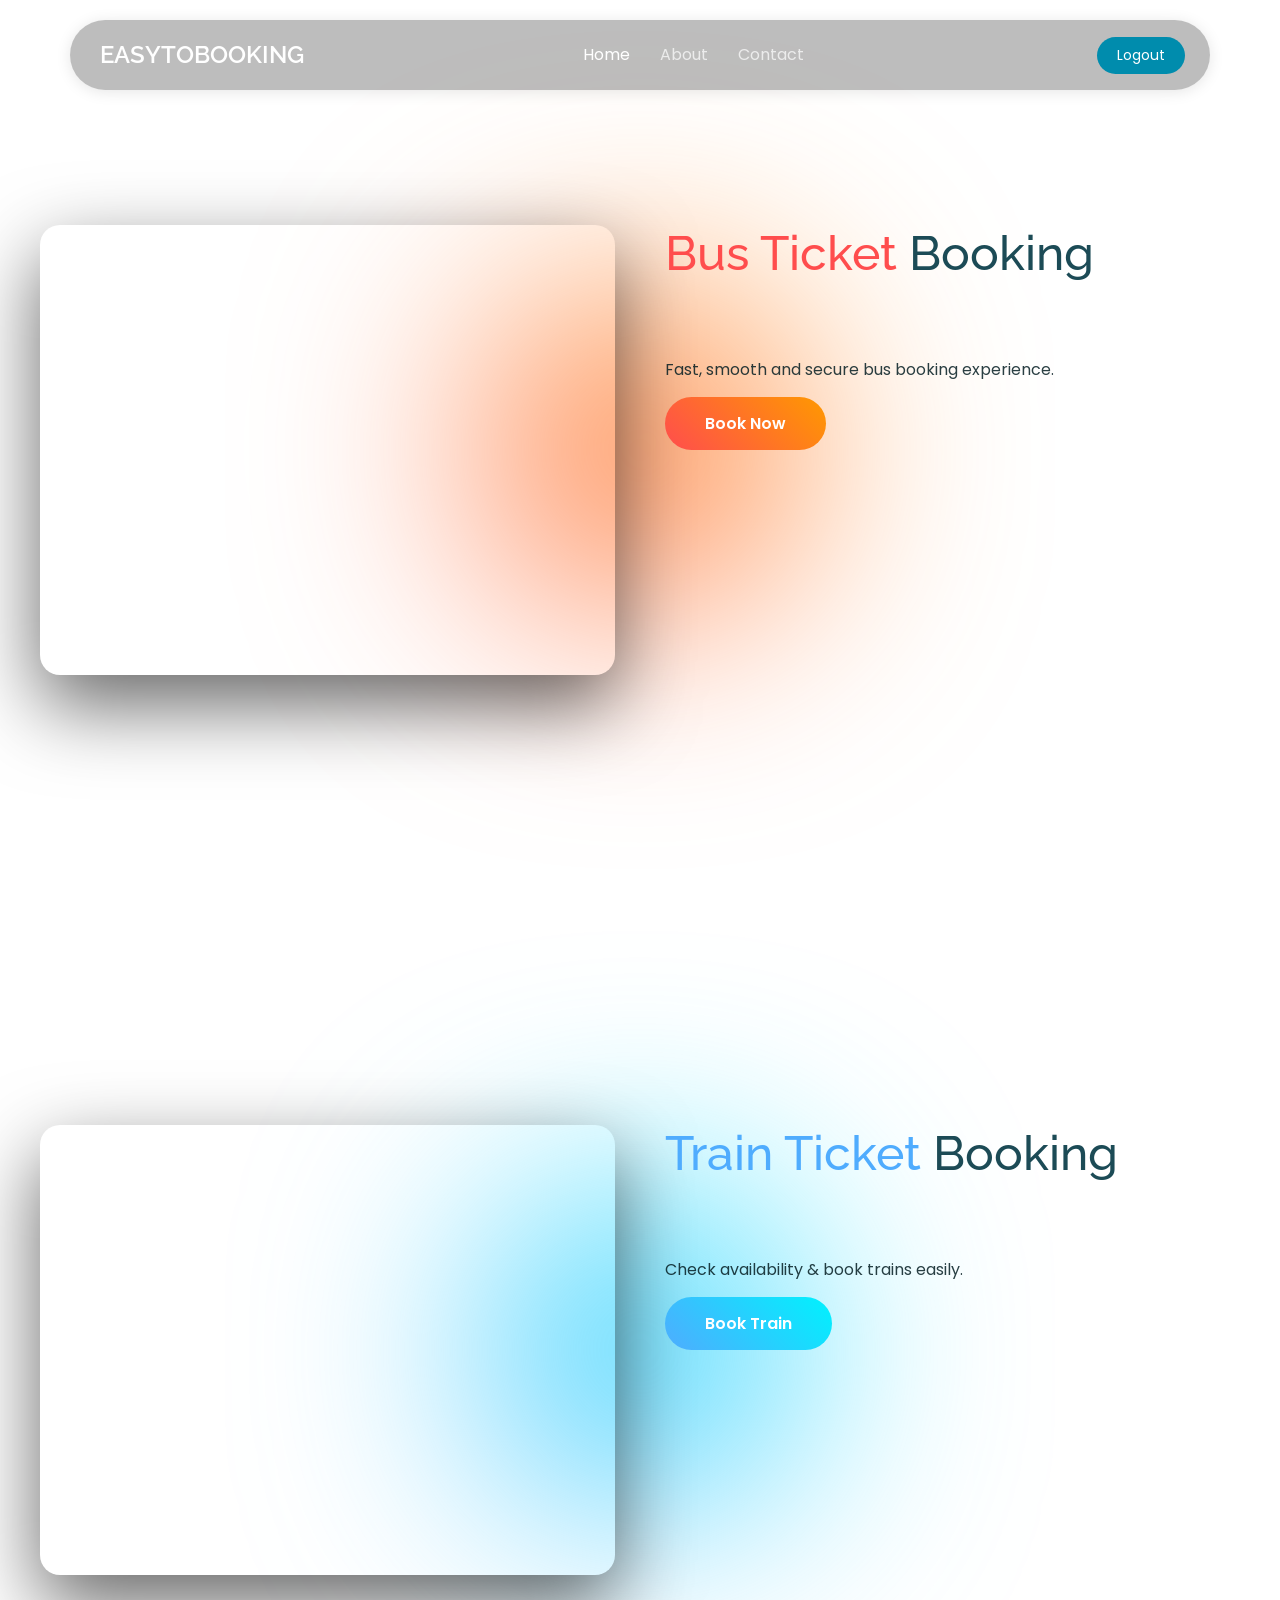
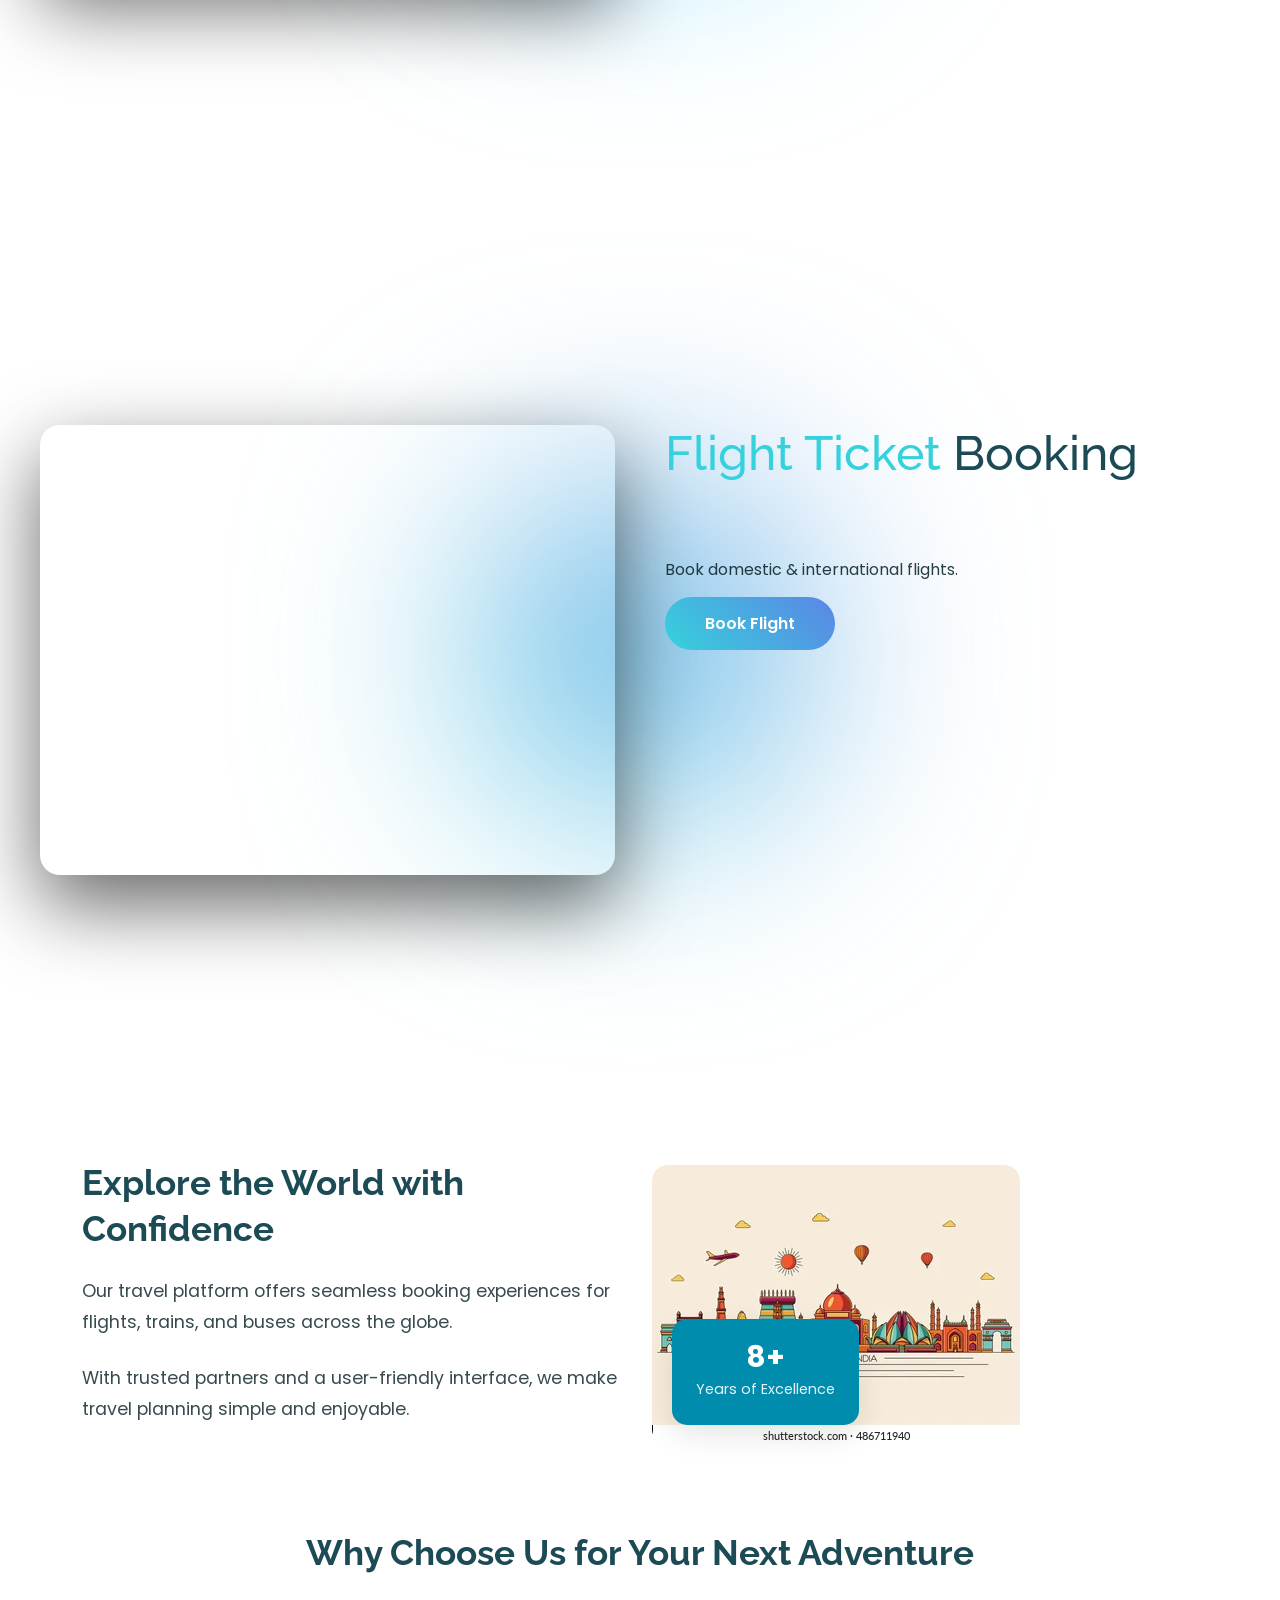
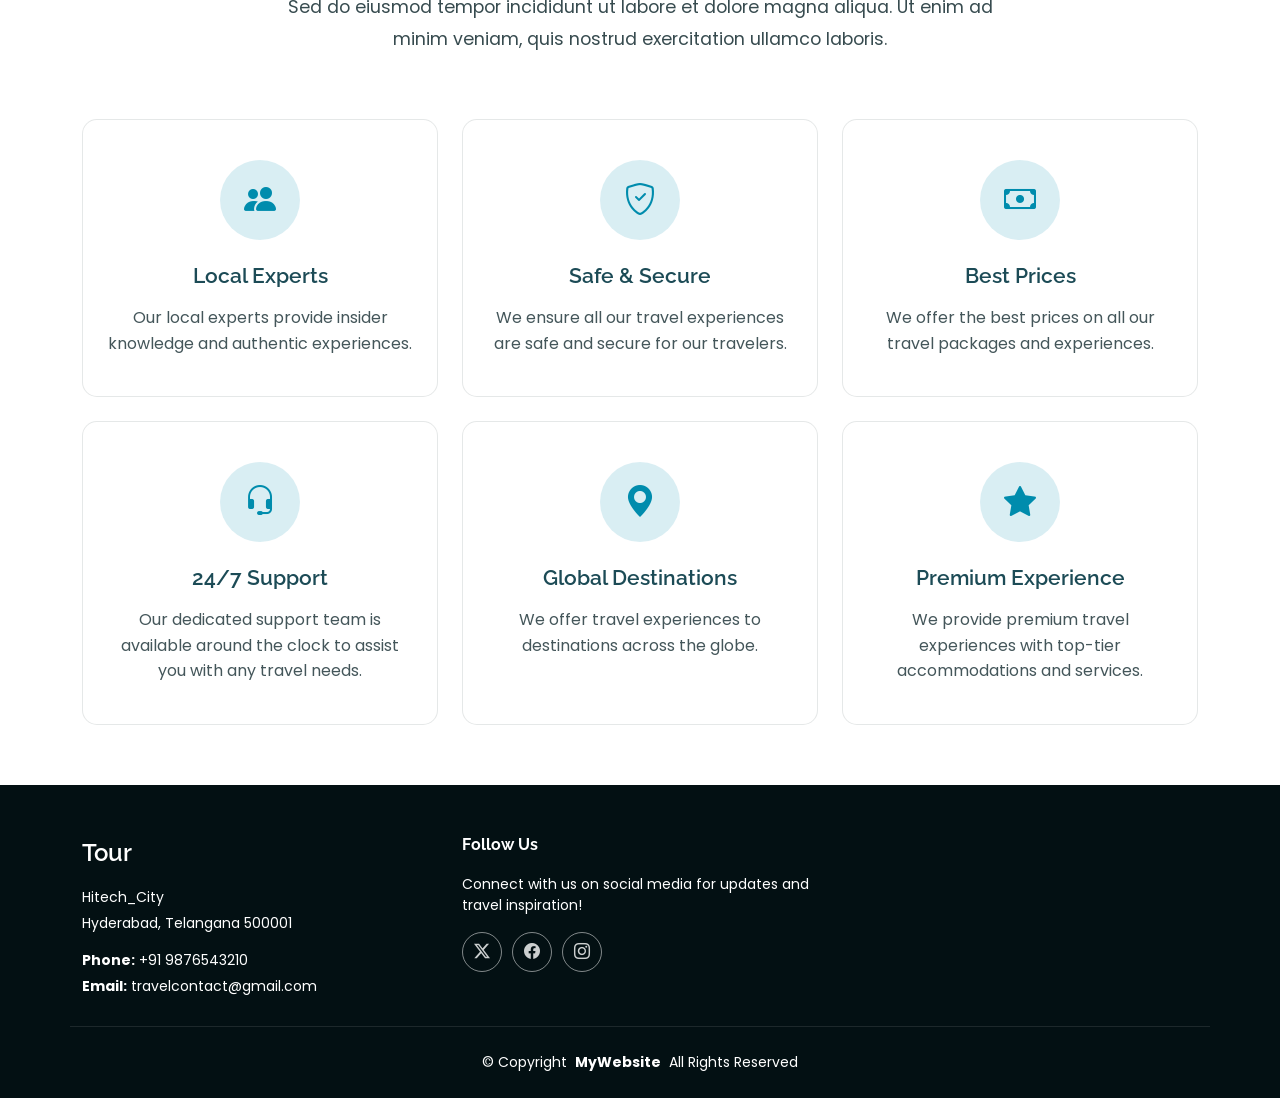
<file: index.html>
<!DOCTYPE html>
<html lang="en">

<head>
  <meta charset="utf-8">
  <meta content="width=device-width, initial-scale=1.0" name="viewport">
  <title>Index - Tour Bootstrap Template</title>
  <meta name="description" content="">
  <meta name="keywords" content="">


  <!-- Fonts -->
  <link href="https://fonts.googleapis.com" rel="preconnect">
  <link href="https://fonts.gstatic.com" rel="preconnect" crossorigin>
  <link href="https://fonts.googleapis.com/css2?family=Roboto:ital,wght@0,100;0,300;0,400;0,500;0,700;0,900;1,100;1,300;1,400;1,500;1,700;1,900&family=Poppins:ital,wght@0,100;0,200;0,300;0,400;0,500;0,600;0,700;0,800;0,900;1,100;1,200;1,300;1,400;1,500;1,600;1,700;1,800;1,900&family=Raleway:ital,wght@0,100;0,200;0,300;0,400;0,500;0,600;0,700;0,800;0,900;1,100;1,200;1,300;1,400;1,500;1,600;1,700;1,800;1,900&display=swap" rel="stylesheet">

  <!-- Vendor CSS Files -->
  <link href="assets/vendor/bootstrap/css/bootstrap.min.css" rel="stylesheet">
  <link href="assets/vendor/bootstrap-icons/bootstrap-icons.css" rel="stylesheet">
  <link href="assets/vendor/aos/aos.css" rel="stylesheet">
  <link href="assets/vendor/swiper/swiper-bundle.min.css" rel="stylesheet">
  <link href="assets/vendor/glightbox/css/glightbox.min.css" rel="stylesheet">

  <!-- Main CSS File -->
  <link href="assets/css/main.css" rel="stylesheet">

  <!-- =======================================================
  * Template Name: Tour
  * Template URL: https://bootstrapmade.com/tour-bootstrap-travel-website-template/
  * Updated: Jul 01 2025 with Bootstrap v5.3.7
  * Author: BootstrapMade.com
  * License: https://bootstrapmade.com/license/
  ======================================================== -->
</head>

<body class="index-page">

  <header id="header" class="header d-flex align-items-center fixed-top">
    <div class="header-container container-fluid container-xl position-relative d-flex align-items-center justify-content-between">

      <a href="index.html" class="logo d-flex align-items-center me-auto me-xl-0">
        <!-- Uncomment the line below if you also wish to use an image logo -->
        <!-- <img src="assets/img/logo.webp" alt=""> -->
        <h1 class="sitename">EasyToBooking</h1>
      </a>

      <nav id="navmenu" class="navmenu">
        <ul>
          <li><a href="index.html" class="active">Home</a></li>
          <li><a href="about.html">About</a></li>
          <li><a href="contact.html">Contact</a></li>
        </ul>
        <i class="mobile-nav-toggle d-xl-none bi bi-list"></i>
      </nav>
      <a class="btn-getstarted" href="login.html">Logout</a>

    </div>
  </header>

  <main class="main">
  
<!-- GOOGLE FONTS -->
<link href="https://fonts.googleapis.com/css2?family=Montserrat:wght@400;500;600;700&family=Poppins:wght@400;500;600&display=swap" rel="stylesheet">

<style>
/* ================= GLOBAL ================= */
*{
  margin:0;
  padding:0;
  box-sizing:border-box;
}

body{
  background:#0b0f1a;
  color:#fff;
  font-family:'Poppins', sans-serif;
  overflow-x:hidden;
}

/* ================= NAVBAR ================= */
.navbar{
  position:sticky;
  top:8px;
  z-index:999;
  display:flex;
  justify-content:center;
}

.nav-container{
  width:calc(100% - 120px);
  max-width:1050px;
  padding:10px 26px;
  display:flex;
  align-items:center;
  justify-content:space-between;
  background:rgba(15,20,40,0.65);
  backdrop-filter:blur(18px);
  border-radius:50px;
  border:1px solid rgba(255,255,255,0.15);
  box-shadow:0 18px 50px rgba(0,0,0,0.45);
  transition:0.4s ease;
}

.logo{
  font-family:'Montserrat', sans-serif;
  font-size:1.2rem;
  font-weight:700;
  cursor:pointer;
}

.logo span{ color:#36d1dc; }

.nav-menu{
  list-style:none;
  display:flex;
  gap:32px;
  align-items:center;
}

.nav-menu li a{
  text-decoration:none;
  color:#fff;
  font-size:1rem;
  font-weight:500;
  position:relative;
  transition:0.3s;
}

.nav-menu li a:hover{ color:#36d1dc; }

.nav-btn{
  padding:8px 22px;
  border-radius:30px;
  background:linear-gradient(45deg,#36d1dc,#5b86e5);
}

.dropdown{ position:relative; }

.dropdown-menu{
  position:absolute;
  top:140%;
  left:50%;
  transform:translateX(-50%);
  background:rgba(15,20,40,0.95);
  border-radius:18px;
  padding:12px 0;
  list-style:none;
  opacity:0;
  pointer-events:none;
  transition:0.3s;
}

.dropdown:hover .dropdown-menu{
  opacity:1;
  pointer-events:auto;
}

.dropdown-menu li{
  padding:10px 22px;
}

.dropdown-menu li a:hover{
  color:#36d1dc;
}

/* MOBILE NAV */
.hamburger{
  display:none;
  flex-direction:column;
  gap:5px;
  cursor:pointer;
}

.hamburger span{
  width:26px;
  height:3px;
  background:#fff;
  border-radius:5px;
}

@media(max-width:900px){
  .hamburger{ display:flex; }

  .nav-menu{
    position:absolute;
    top:75px;
    left:50%;
    transform:translateX(-50%);
    width:90%;
    background:rgba(15,20,40,0.96);
    border-radius:28px;
    flex-direction:column;
    padding:22px 0;
    opacity:0;
    pointer-events:none;
    transition:0.4s;
  }

  .nav-menu.active{
    opacity:1;
    pointer-events:auto;
  }
}

/* ================= HERO (COMMON) ================= */
.hero{
  min-height:100vh;
  display:flex;
  align-items:center;
  justify-content:center;
  padding:40px;
  position:relative;
}

.hero::before{
  content:'';
  position:absolute;
  width:300px;
  height:300px;
  border-radius:50%;
  filter:blur(120px);
  animation:float 8s infinite alternate;
}

@keyframes float{
  from{ transform:translateY(0); }
  to{ transform:translateY(-80px); }
}

.hero-container{
  display:grid;
  grid-template-columns:1fr 1fr;
  gap:50px;
  max-width:1200px;
  width:100%;
  z-index:2;
}

.hero-image{
  border-radius:20px;
  height:450px;
  background-size:cover;
  background-position:center;
  box-shadow:0 30px 80px rgba(0,0,0,0.6);
  transition:0.6s;
}

.hero-image:hover{
  transform:scale(1.05) rotate(-1deg);
}

.hero-content h1{
  font-size:3rem;
  margin-bottom:20px;
}

.typing{
  font-size:1.4rem;
  height:35px;
  margin-bottom:20px;
}

.hero-content p{
  opacity:0.85;
  margin-bottom:30px;
}

.hero-btn{
  padding:15px 40px;
  border-radius:50px;
  color:#fff;
  text-decoration:none;
  font-weight:600;
  transition:0.4s;
}

.hero-btn:hover{
  transform:translateY(-5px) scale(1.05);
}

/* ================= THEMES ================= */
.bus::before{ background:linear-gradient(45deg,#ff4d4d,#ff9900); }
.bus .hero-image{ background-image:url('https://images.unsplash.com/photo-1544620347-c4fd4a3d5957'); }
.bus span{ color:#ff4d4d; }
.bus .typing{ color:#ffcc66; }
.bus .hero-btn{ background:linear-gradient(45deg,#ff4d4d,#ff9900); }

.train::before{ background:linear-gradient(45deg,#4facfe,#00f2fe); }
.train .hero-image{ background-image:url('https://images.pexels.com/photos/2790396/pexels-photo-2790396.jpeg'); }
.train span{ color:#4facfe; }
.train .typing{ color:#8fd3f4; }
.train .hero-btn{ background:linear-gradient(45deg,#4facfe,#00f2fe); }

.flight::before{ background:linear-gradient(45deg,#36d1dc,#5b86e5); }
.flight .hero-image{ background-image:url('https://images7.alphacoders.com/742/thumb-1920-742688.jpg'); }
.flight span{ color:#36d1dc; }
.flight .typing{ color:#9be2ff; }
.flight .hero-btn{ background:linear-gradient(45deg,#36d1dc,#5b86e5); }

/* RESPONSIVE HERO */
@media(max-width:900px){
  .hero-container{
    grid-template-columns:1fr;
    text-align:center;
  }
  .hero-image{ height:300px; }
  .hero-content h1{ font-size:2.3rem; }
}
</style>
</head>

<body>


<!-- BUS -->
<section class="hero bus">
  <div class="hero-container">
    <div class="hero-image"></div>
    <div class="hero-content">
      <h1><span>Bus Ticket</span> Booking</h1>
      <div class="typing" id="typing-bus"></div>
      <p>Fast, smooth and secure bus booking experience.</p>
      <a href="booking.html" class="hero-btn">Book Now</a>
    </div>
  </div>
</section>

<!-- TRAIN -->
<section class="hero train">
  <div class="hero-container">
    <div class="hero-image"></div>
    <div class="hero-content">
      <h1><span>Train Ticket</span> Booking</h1>
      <div class="typing" id="typing-train"></div>
      <p>Check availability & book trains easily.</p>
      <a href="trainbooking.html" class="hero-btn">Book Train</a>
    </div>
  </div>
</section>

<!-- FLIGHT -->
<section class="hero flight">
  <div class="hero-container">
    <div class="hero-image"></div>
    <div class="hero-content">
      <h1><span>Flight Ticket</span> Booking</h1>
      <div class="typing" id="typing-flight"></div>
      <p>Book domestic & international flights.</p>
      <a href="flightbooking.html" class="hero-btn">Book Flight</a>
    </div>
  </div>
</section>

<script>
/* NAV */
document.getElementById("hamburger").onclick = () =>
  document.getElementById("navMenu").classList.toggle("active");

/* TYPING EFFECT */
function typingEffect(id, texts){
  let i=0,j=0;
  setInterval(()=>{
    document.getElementById(id).textContent=texts[i].slice(0,++j);
    if(j===texts[i].length){ j=0; i=(i+1)%texts.length; }
  },120);
}

typingEffect("typing-bus",["Easy Bus Booking 🚍","Secure Payments 💳"]);
typingEffect("typing-train",["IRCTC Style 🚆","Sleeper & AC"]);
typingEffect("typing-flight",["International ✈️","Best Deals 💺"]);
</script>


    <!-- Why Us Section -->
    <section id="why-us" class="why-us section">

      <div class="container" data-aos="fade-up" data-aos-delay="100">

        <!-- About Us Content -->
        <div class="row align-items-center mb-5">
          <div class="col-lg-6" data-aos="fade-right" data-aos-delay="200">
            <div class="content">
              <h3>Explore the World with Confidence</h3>
              <p>Our travel platform offers seamless booking experiences for flights, trains, and buses across the globe.</p>
              <p>With trusted partners and a user-friendly interface, we make travel planning simple and enjoyable.</p>
            </div>
          </div>
          <div class="col-lg-6" data-aos="fade-left" data-aos-delay="800">
            <div class="about-image">
              <img src="assets/img/illustration/travelbackground.webp" alt="Travel Experience" class="img-fluid rounded-4">
              <div class="experience-badge">
                <div class="experience-number">8+</div>
                <div class="experience-text">Years of Excellence</div>
              </div>
            </div>
          </div>
        </div><!-- End About Us Content -->

        <!-- Why Choose Us -->
        <div class="why-choose-section">
          <div class="row justify-content-center">
            <div class="col-lg-8 text-center mb-5" data-aos="fade-up" data-aos-delay="100">
              <h3>Why Choose Us for Your Next Adventure</h3>
              <p>Sed do eiusmod tempor incididunt ut labore et dolore magna aliqua. Ut enim ad minim veniam, quis nostrud exercitation ullamco laboris.</p>
            </div>
          </div>

          <div class="row g-4">
            <div class="col-lg-4 col-md-6" data-aos="fade-up" data-aos-delay="200">
              <div class="feature-card">
                <div class="feature-icon">
                  <i class="bi bi-people-fill"></i>
                </div>
                <h4>Local Experts</h4>
                <p>Our local experts provide insider knowledge and authentic experiences.</p>
              </div>
            </div>

            <div class="col-lg-4 col-md-6" data-aos="fade-up" data-aos-delay="250">
              <div class="feature-card">
                <div class="feature-icon">
                  <i class="bi bi-shield-check"></i>
                </div>
                <h4>Safe &amp; Secure</h4>
                <p>We ensure all our travel experiences are safe and secure for our travelers.</p>
              </div>
            </div>

            <div class="col-lg-4 col-md-6" data-aos="fade-up" data-aos-delay="300">
              <div class="feature-card">
                <div class="feature-icon">
                  <i class="bi bi-cash"></i>
                </div>
                <h4>Best Prices</h4>
                <p>We offer the best prices on all our travel packages and experiences.</p>
              </div>
            </div>

            <div class="col-lg-4 col-md-6" data-aos="fade-up" data-aos-delay="350">
              <div class="feature-card">
                <div class="feature-icon">
                  <i class="bi bi-headset"></i>
                </div>
                <h4>24/7 Support</h4>
                <p>Our dedicated support team is available around the clock to assist you with any travel needs.</p>
              </div>
            </div>

            <div class="col-lg-4 col-md-6" data-aos="fade-up" data-aos-delay="400">
              <div class="feature-card">
                <div class="feature-icon">
                  <i class="bi bi-geo-alt-fill"></i>
                </div>
                <h4>Global Destinations</h4>
                <p>We offer travel experiences to destinations across the globe.</p>
              </div>
            </div>

            <div class="col-lg-4 col-md-6" data-aos="fade-up" data-aos-delay="450">
              <div class="feature-card">
                <div class="feature-icon">
                  <i class="bi bi-star-fill"></i>
                </div>
                <h4>Premium Experience</h4>
                <p>We provide premium travel experiences with top-tier accommodations and services.</p>
              </div>
            </div>
          </div><!-- End Features Grid -->
        </div><!-- End Why Choose Us -->

      </div>

    </section><!-- /Why Us Section -->
    <footer id="footer" class="footer position-relative dark-background">

    <div class="container footer-top">
      <div class="row gy-4">
        <div class="col-lg-4 col-md-6 footer-about">
          <a href="index.html" class="d-flex align-items-center">
            <span class="sitename">Tour</span>
          </a>
          <div class="footer-contact pt-3">
            <p>Hitech_City</p>
            <p>Hyderabad, Telangana 500001</p>
            <p class="mt-3"><strong>Phone:</strong> <span>+91 9876543210</span></p>
            <p><strong>Email:</strong> <span>travelcontact@gmail.com</span></p>
          </div>
        </div>


        <div class="col-lg-4 col-md-12">
          <h4>Follow Us</h4>
          <p>Connect with us on social media for updates and travel inspiration!</p>
          <div class="social-links d-flex">
            <a href=""><i class="bi bi-twitter-x"></i></a>
            <a href=""><i class="bi bi-facebook"></i></a>
            <a href=""><i class="bi bi-instagram"></i></a>
          </div>
        </div>

      </div>
    </div>

    <div class="container copyright text-center mt-4">
      <p>© <span>Copyright</span> <strong class="px-1 sitename">MyWebsite</strong> <span>All Rights Reserved</span></p>
    </div>

  </footer>
  

  <!-- Scroll Top -->
  <a href="#" id="scroll-top" class="scroll-top d-flex align-items-center justify-content-center"><i class="bi bi-arrow-up-short"></i></a>

  <!-- Preloader -->
  <div id="preloader"></div>

  <!-- Vendor JS Files -->
  <script src="assets/vendor/bootstrap/js/bootstrap.bundle.min.js"></script>
  <script src="assets/vendor/php-email-form/validate.js"></script>
  <script src="assets/vendor/aos/aos.js"></script>
  <script src="assets/vendor/purecounter/purecounter_vanilla.js"></script>
  <script src="assets/vendor/swiper/swiper-bundle.min.js"></script>
  <script src="assets/vendor/isotope-layout/isotope.pkgd.min.js"></script>
  <script src="assets/vendor/imagesloaded/imagesloaded.pkgd.min.js"></script>
  <script src="assets/vendor/glightbox/js/glightbox.min.js"></script>

  <!-- Main JS File -->
  <script src="assets/js/main.js"></script>

</body>

</html>
</file>
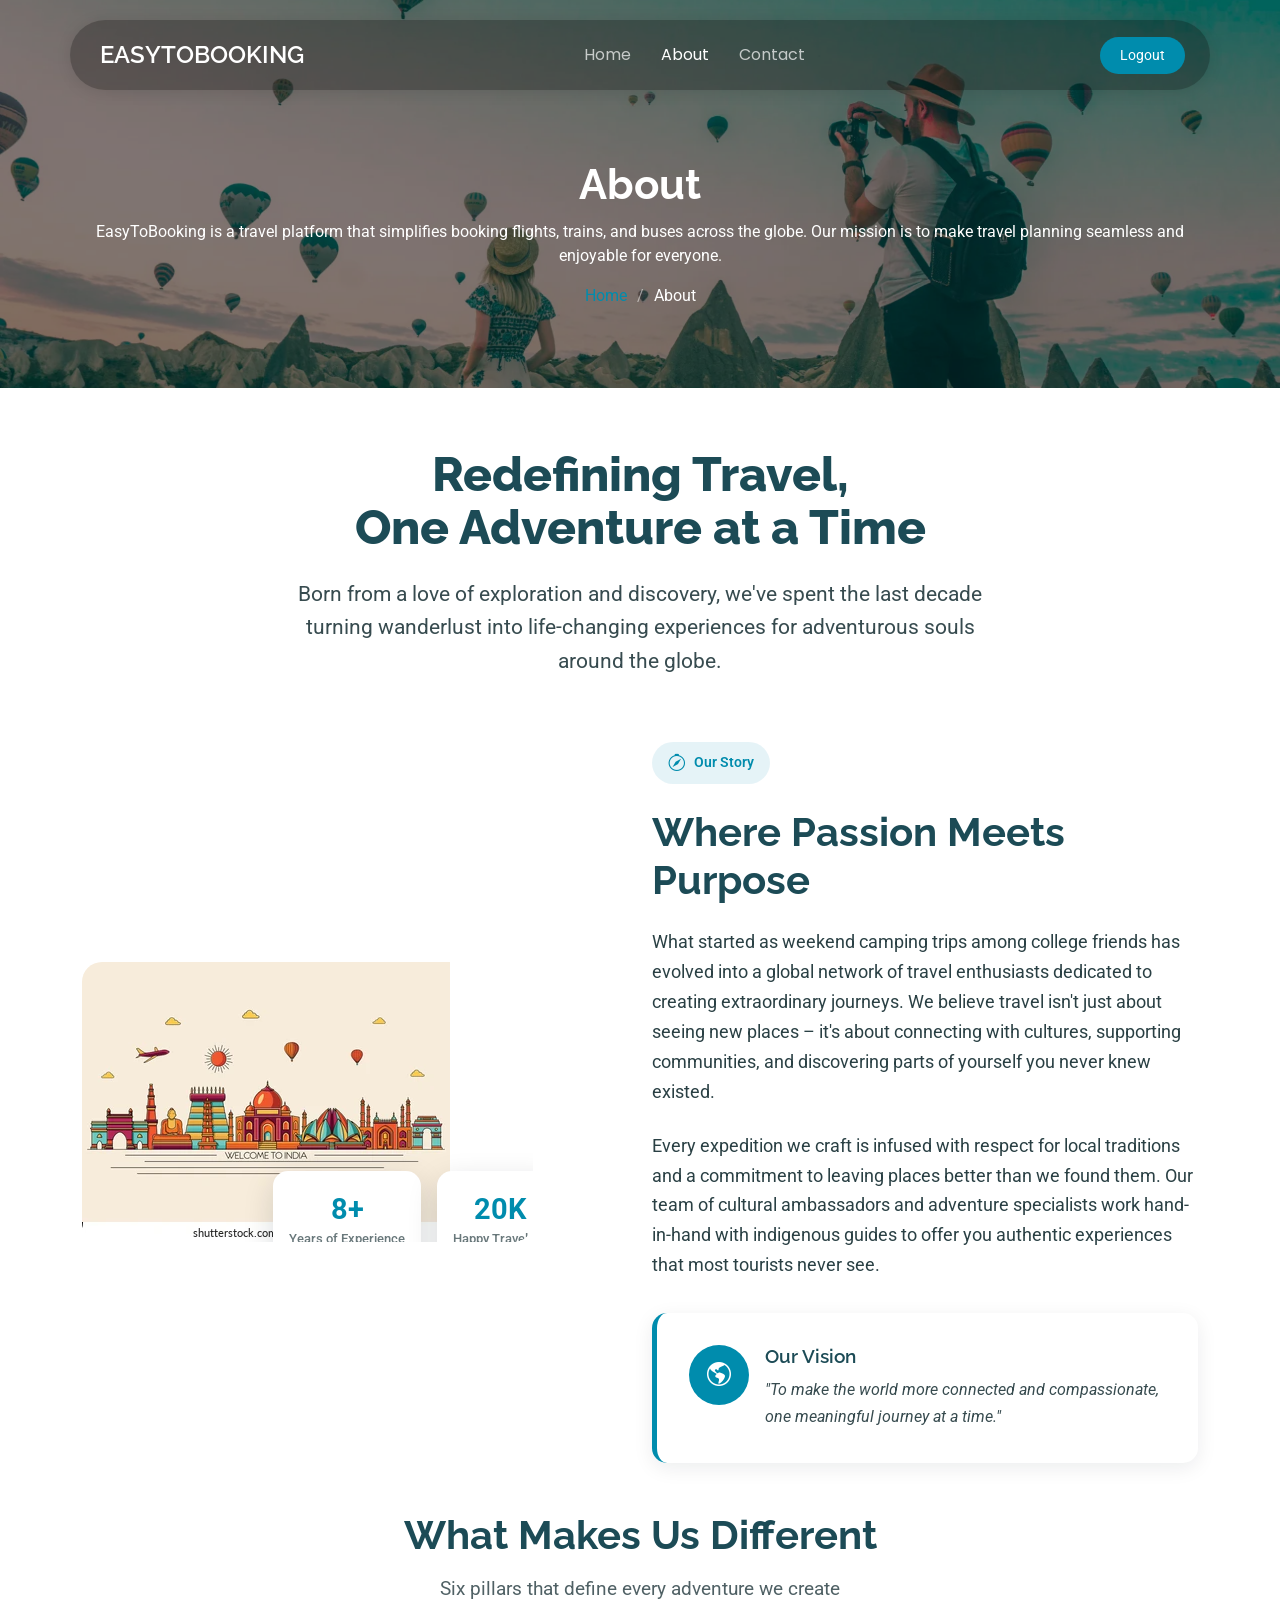
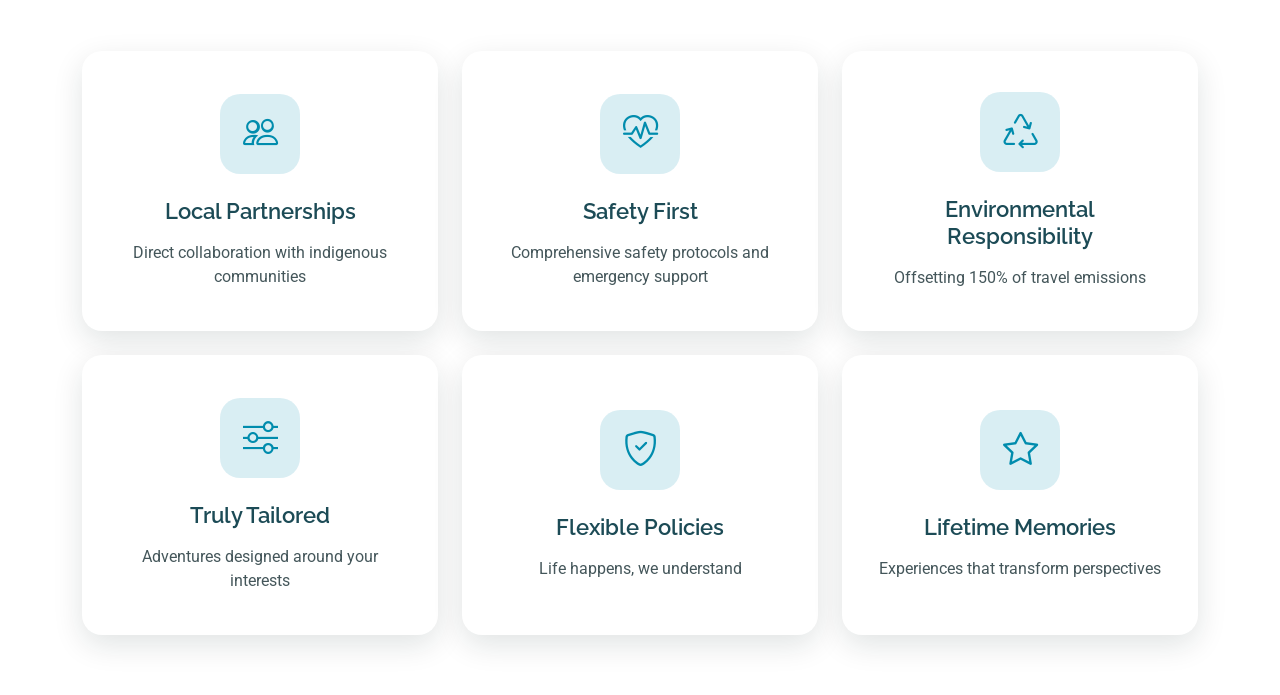
<file: about.html>
<!DOCTYPE html>
<html lang="en">

<head>
  <meta charset="utf-8">
  <meta content="width=device-width, initial-scale=1.0" name="viewport">
  <title>About</title>
  <meta name="description" content="">
  <meta name="keywords" content="">

  <!-- Fonts -->
  <link href="https://fonts.googleapis.com" rel="preconnect">
  <link href="https://fonts.gstatic.com" rel="preconnect" crossorigin>
  <link href="https://fonts.googleapis.com/css2?family=Roboto:ital,wght@0,100;0,300;0,400;0,500;0,700;0,900;1,100;1,300;1,400;1,500;1,700;1,900&family=Poppins:ital,wght@0,100;0,200;0,300;0,400;0,500;0,600;0,700;0,800;0,900;1,100;1,200;1,300;1,400;1,500;1,600;1,700;1,800;1,900&family=Raleway:ital,wght@0,100;0,200;0,300;0,400;0,500;0,600;0,700;0,800;0,900;1,100;1,200;1,300;1,400;1,500;1,600;1,700;1,800;1,900&display=swap" rel="stylesheet">

  <!-- Vendor CSS Files -->
  <link href="assets/vendor/bootstrap/css/bootstrap.min.css" rel="stylesheet">
  <link href="assets/vendor/bootstrap-icons/bootstrap-icons.css" rel="stylesheet">
  <link href="assets/vendor/aos/aos.css" rel="stylesheet">
  <link href="assets/vendor/swiper/swiper-bundle.min.css" rel="stylesheet">
  <link href="assets/vendor/glightbox/css/glightbox.min.css" rel="stylesheet">

  <!-- Main CSS File -->
  <link href="assets/css/main.css" rel="stylesheet">

  <!-- =======================================================
  * Template Name: Tour
  * Template URL: https://bootstrapmade.com/tour-bootstrap-travel-website-template/
  * Updated: Jul 01 2025 with Bootstrap v5.3.7
  * Author: BootstrapMade.com
  * License: https://bootstrapmade.com/license/
  ======================================================== -->
</head>

<body class="about-page">

  <header id="header" class="header d-flex align-items-center fixed-top">
    <div class="header-container container-fluid container-xl position-relative d-flex align-items-center justify-content-between">

      <a href="index.html" class="logo d-flex align-items-center me-auto me-xl-0">
        <!-- Uncomment the line below if you also wish to use an image logo -->
        <!-- <img src="assets/img/logo.webp" alt=""> -->
        <h1 class="sitename">EasyToBooking</h1>
      </a>

      <nav id="navmenu" class="navmenu">
        <ul>
          <li><a href="index.html">Home</a></li>
          <li><a href="about.html" class="active">About</a></li>
          <li><a href="contact.html">Contact</a></li>
        </ul>
        <i class="mobile-nav-toggle d-xl-none bi bi-list"></i>
      </nav>

      <a class="btn-getstarted" href="login.html">Logout</a>

    </div>
  </header>

  <main class="main">

    <!-- Page Title -->
    <div class="page-title dark-background" data-aos="fade" style="background-image: url(assets/img/travel/showcase-8.webp);">
      <div class="container position-relative">
        <h1>About</h1>
        <p>EasyToBooking is a travel platform that simplifies booking flights, trains, and buses across the globe. Our mission is to make travel planning seamless and enjoyable for everyone.</p>
        <nav class="breadcrumbs">
          <ol>
            <li><a href="index.html">Home</a></li>
            <li class="current">About</li>
          </ol>
        </nav>
      </div>
    </div><!-- End Page Title -->

    <!-- Travel About Section -->
    <section id="travel-about" class="travel-about section">

      <div class="container" data-aos="fade-up" data-aos-delay="100">

        <div class="row">
          <div class="col-lg-8 mx-auto text-center mb-5">
            <div class="intro-content" data-aos="fade-up" data-aos-delay="200">
              <h2>Redefining Travel,<br>One Adventure at a Time</h2>
              <p class="lead">Born from a love of exploration and discovery, we've spent the last decade turning wanderlust into life-changing experiences for adventurous souls around the globe.</p>
            </div>
          </div>
        </div>

        <div class="row align-items-center mb-5">
          <div class="col-lg-5" data-aos="zoom-in" data-aos-delay="300">
            <div class="hero-image">
              <img src="assets/img/illustration/travelbackground.webp" class="img-fluid" alt="Travel Adventure">
              <div class="floating-stats">
                <div class="stat-item">
                  <span class="number">8+</span>
                  <span class="label">Years of Experience</span>
                </div>
                <div class="stat-item">
                  <span class="number">20K</span>
                  <span class="label">Happy Travelers</span>
                </div>
              </div>
            </div>
          </div>

          <div class="col-lg-6 offset-lg-1" data-aos="slide-left" data-aos-delay="400">
            <div class="story-content">
              <div class="story-badge">
                <i class="bi bi-compass"></i>
                <span>Our Story</span>
              </div>
              <h3>Where Passion Meets Purpose</h3>
              <p>What started as weekend camping trips among college friends has evolved into a global network of travel enthusiasts dedicated to creating extraordinary journeys. We believe travel isn't just about seeing new places – it's about connecting with cultures, supporting communities, and discovering parts of yourself you never knew existed.</p>
              <p>Every expedition we craft is infused with respect for local traditions and a commitment to leaving places better than we found them. Our team of cultural ambassadors and adventure specialists work hand-in-hand with indigenous guides to offer you authentic experiences that most tourists never see.</p>

              <div class="mission-box">
                <div class="mission-icon">
                  <i class="bi bi-globe-americas"></i>
                </div>
                <div class="mission-text">
                  <h4>Our Vision</h4>
                  <p>"To make the world more connected and compassionate, one meaningful journey at a time."</p>
                </div>
              </div>
            </div>
          </div>
        </div>

        <div class="row">
          <div class="col-lg-12">
            <div class="features-grid" data-aos="fade-up" data-aos-delay="200">
              <div class="section-header text-center mb-5">
                <h3>What Makes Us Different</h3>
                <p>Six pillars that define every adventure we create</p>
              </div>

              <div class="row g-4">
                <div class="col-lg-4 col-md-6" data-aos="fade-up" data-aos-delay="300">
                  <div class="feature-card">
                    <div class="feature-front">
                      <div class="feature-icon">
                        <i class="bi bi-people"></i>
                      </div>
                      <h4>Local Partnerships</h4>
                      <p>Direct collaboration with indigenous communities</p>
                    </div>
                    <div class="feature-back">
                      <p>We work exclusively with local guides who are passionate storytellers and cultural ambassadors, ensuring authentic experiences while supporting local economies.</p>
                    </div>
                  </div>
                </div>

                <div class="col-lg-4 col-md-6" data-aos="fade-up" data-aos-delay="400">
                  <div class="feature-card">
                    <div class="feature-front">
                      <div class="feature-icon">
                        <i class="bi bi-heart-pulse"></i>
                      </div>
                      <h4>Safety First</h4>
                      <p>Comprehensive safety protocols and emergency support</p>
                    </div>
                    <div class="feature-back">
                      <p>From pre-trip safety briefings to 24/7 emergency response teams, your wellbeing is our top priority on every single adventure.</p>
                    </div>
                  </div>
                </div>

                <div class="col-lg-4 col-md-6" data-aos="fade-up" data-aos-delay="500">
                  <div class="feature-card">
                    <div class="feature-front">
                      <div class="feature-icon">
                        <i class="bi bi-recycle"></i>
                      </div>
                      <h4>Environmental Responsibility</h4>
                      <p>Offsetting 150% of travel emissions</p>
                    </div>
                    <div class="feature-back">
                      <p>Through carbon offsetting, sustainable accommodation partnerships, and eco-friendly transportation options, we ensure every journey leaves a positive environmental footprint.</p>
                    </div>
                  </div>
                </div>

                <div class="col-lg-4 col-md-6" data-aos="fade-up" data-aos-delay="300">
                  <div class="feature-card">
                    <div class="feature-front">
                      <div class="feature-icon">
                        <i class="bi bi-sliders"></i>
                      </div>
                      <h4>Truly Tailored</h4>
                      <p>Adventures designed around your interests</p>
                    </div>
                    <div class="feature-back">
                      <p>No cookie-cutter tours here. Every itinerary is customized based on your travel style, fitness level, and personal interests.</p>
                    </div>
                  </div>
                </div>

                <div class="col-lg-4 col-md-6" data-aos="fade-up" data-aos-delay="400">
                  <div class="feature-card">
                    <div class="feature-front">
                      <div class="feature-icon">
                        <i class="bi bi-shield-check"></i>
                      </div>
                      <h4>Flexible Policies</h4>
                      <p>Life happens, we understand</p>
                    </div>
                    <div class="feature-back">
                      <p>Free cancellation up to 30 days before departure, easy date changes, and comprehensive travel insurance options give you peace of mind.</p>
                    </div>
                  </div>
                </div>

                <div class="col-lg-4 col-md-6" data-aos="fade-up" data-aos-delay="500">
                  <div class="feature-card">
                    <div class="feature-front">
                      <div class="feature-icon">
                        <i class="bi bi-star"></i>
                      </div>
                      <h4>Lifetime Memories</h4>
                      <p>Experiences that transform perspectives</p>
                    </div>
                    <div class="feature-back">
                      <p>Our travelers often say their journey with us changed their outlook on life. We create moments that become treasured memories for years to come.</p>
                    </div>
                  </div>
                </div>
              </div>
            </div>
          </div>
        </div>

      </div>

    </section><!-- /Travel About Section -->

  </main>

  <!-- Scroll Top -->
  <a href="#" id="scroll-top" class="scroll-top d-flex align-items-center justify-content-center"><i class="bi bi-arrow-up-short"></i></a>

  <!-- Preloader -->
  <div id="preloader"></div>

  <!-- Vendor JS Files -->
  <script src="assets/vendor/bootstrap/js/bootstrap.bundle.min.js"></script>
  <script src="assets/vendor/php-email-form/validate.js"></script>
  <script src="assets/vendor/aos/aos.js"></script>
  <script src="assets/vendor/purecounter/purecounter_vanilla.js"></script>
  <script src="assets/vendor/swiper/swiper-bundle.min.js"></script>
  <script src="assets/vendor/isotope-layout/isotope.pkgd.min.js"></script>
  <script src="assets/vendor/imagesloaded/imagesloaded.pkgd.min.js"></script>
  <script src="assets/vendor/glightbox/js/glightbox.min.js"></script>

  <!-- Main JS File -->
  <script src="assets/js/main.js"></script>

</body>

</html>
</file>
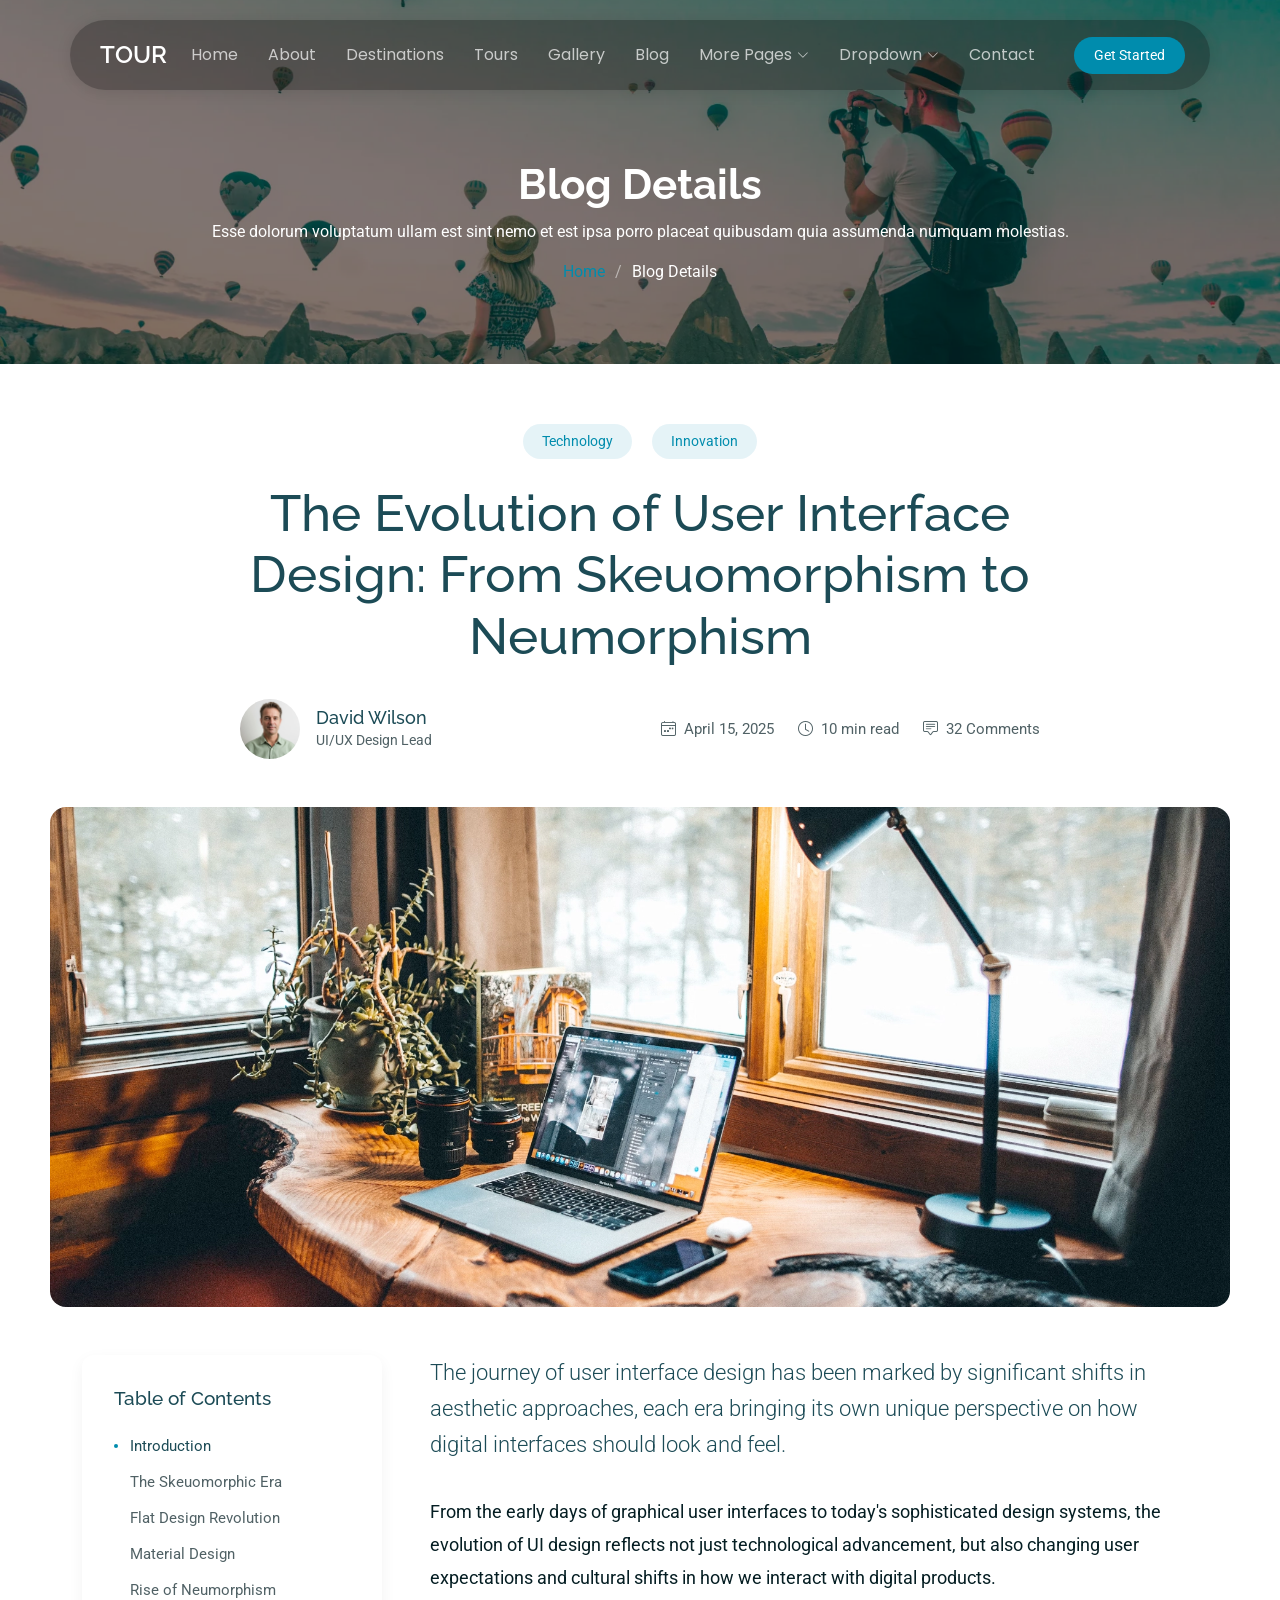
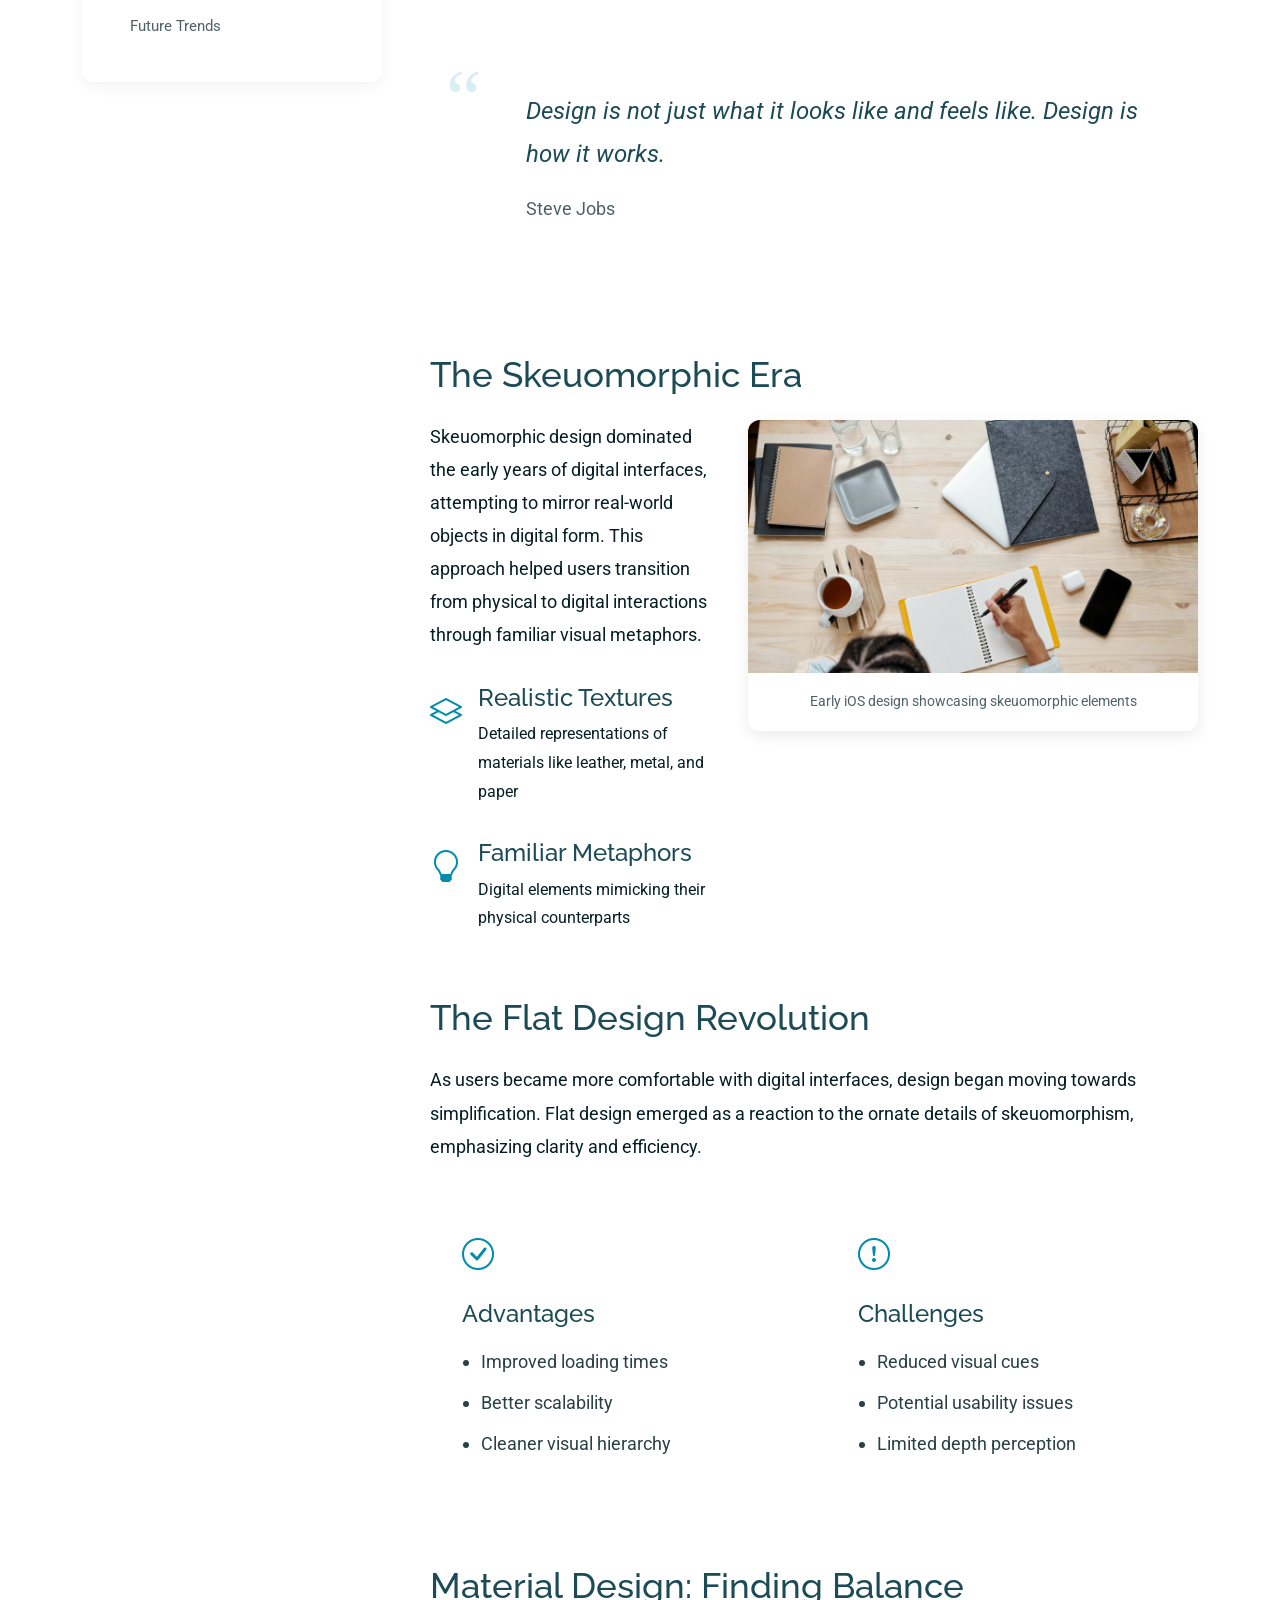
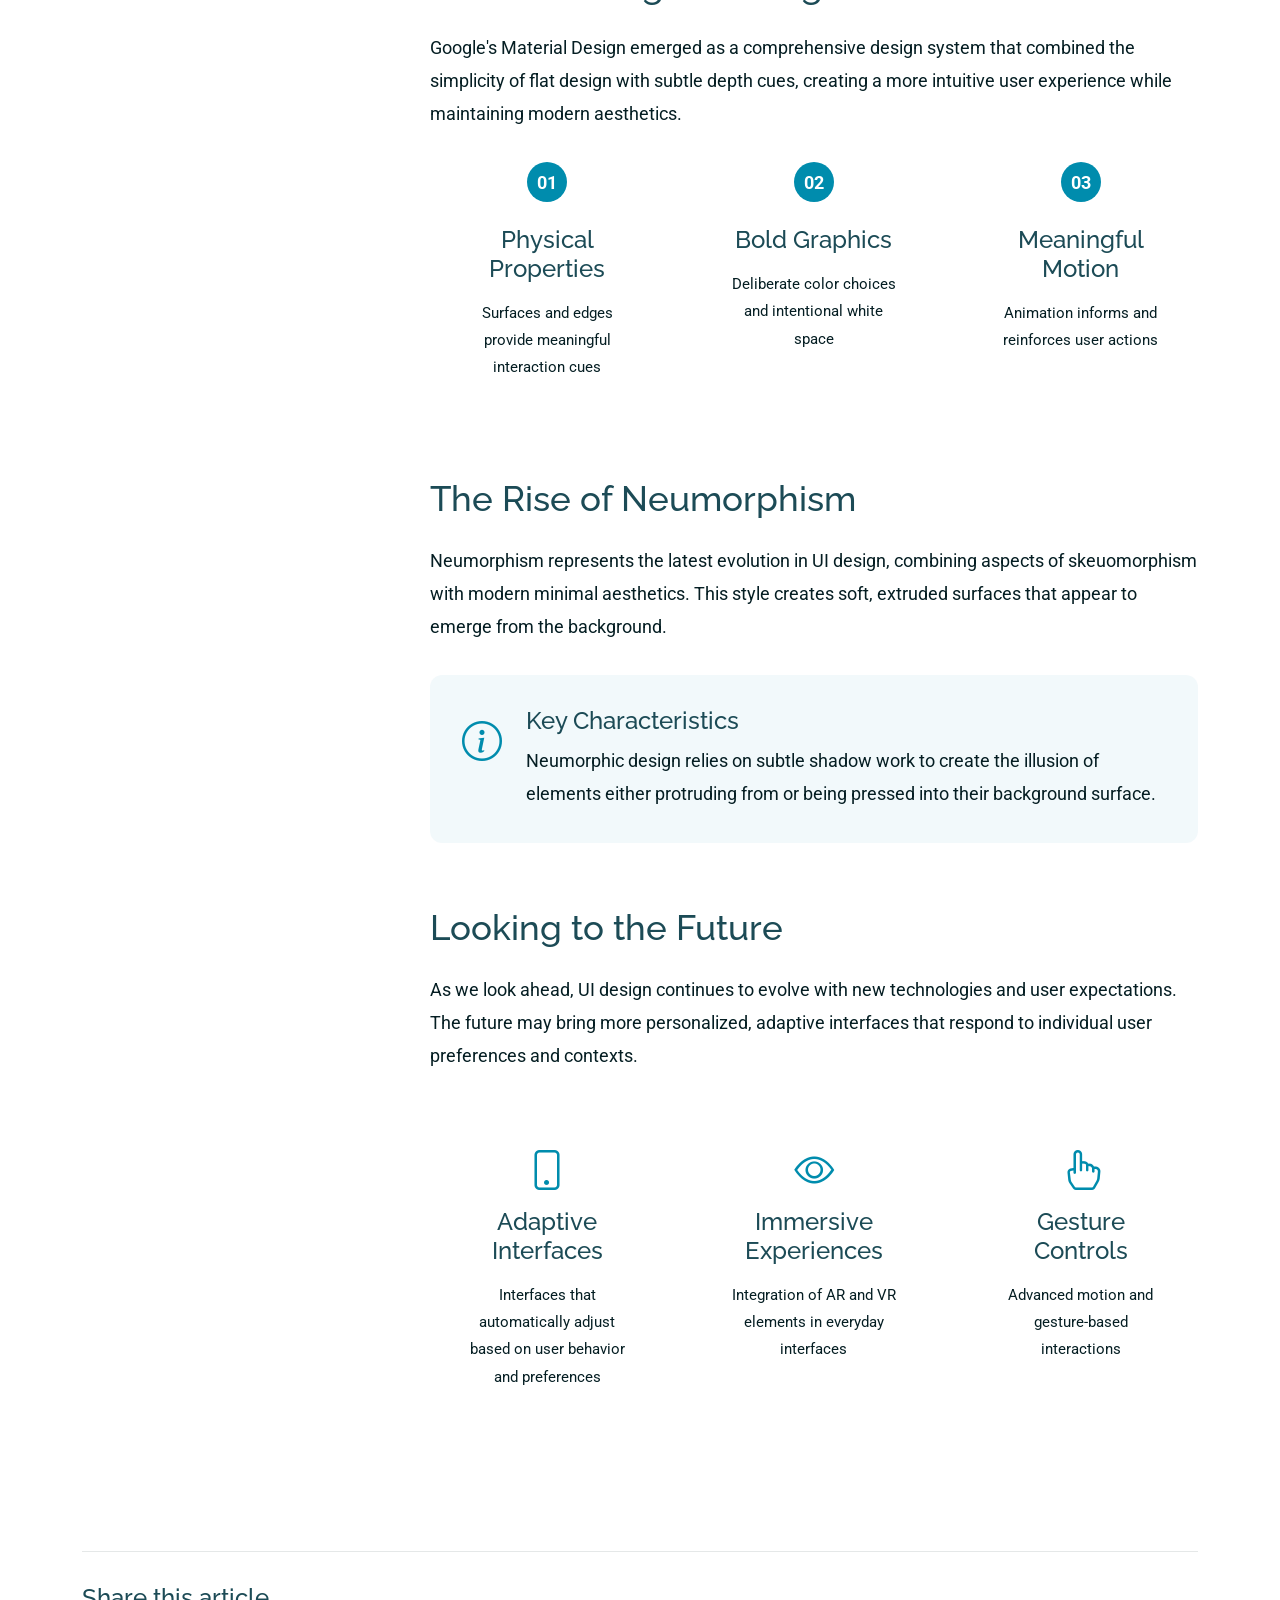
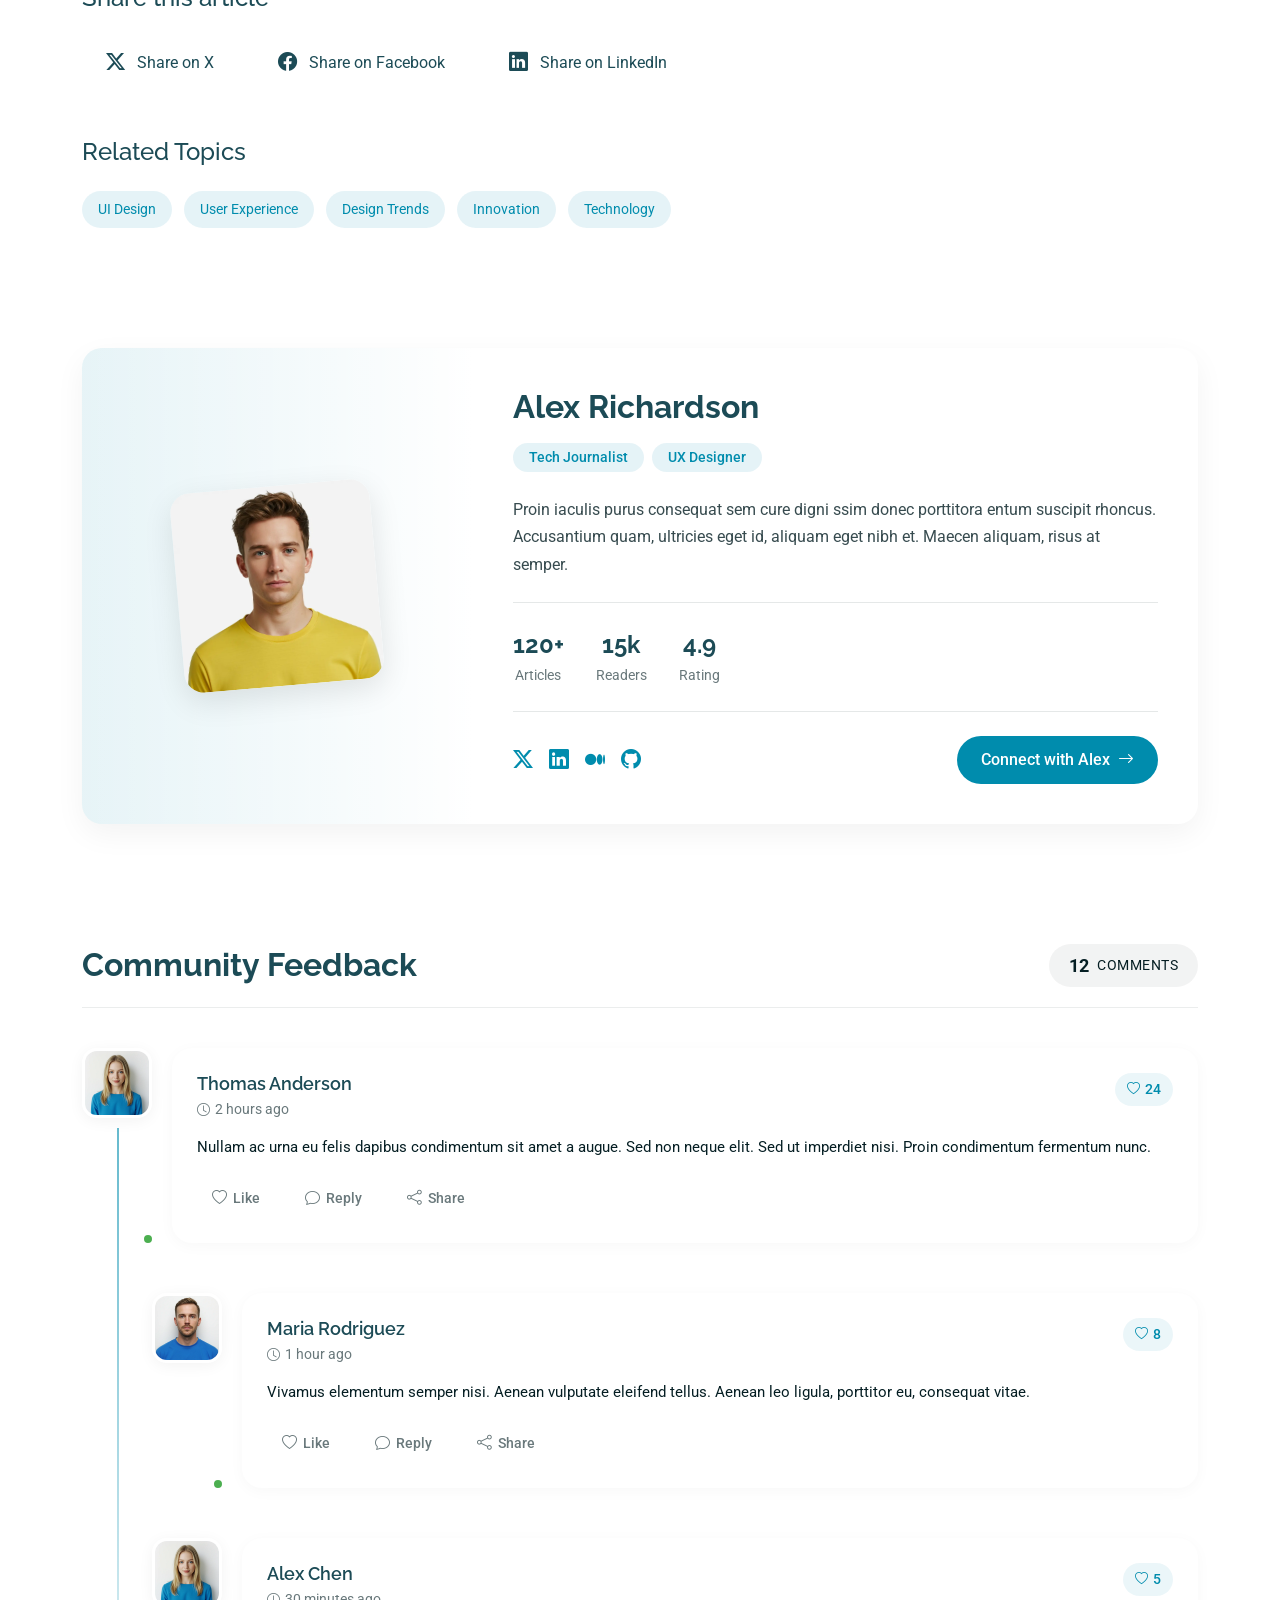
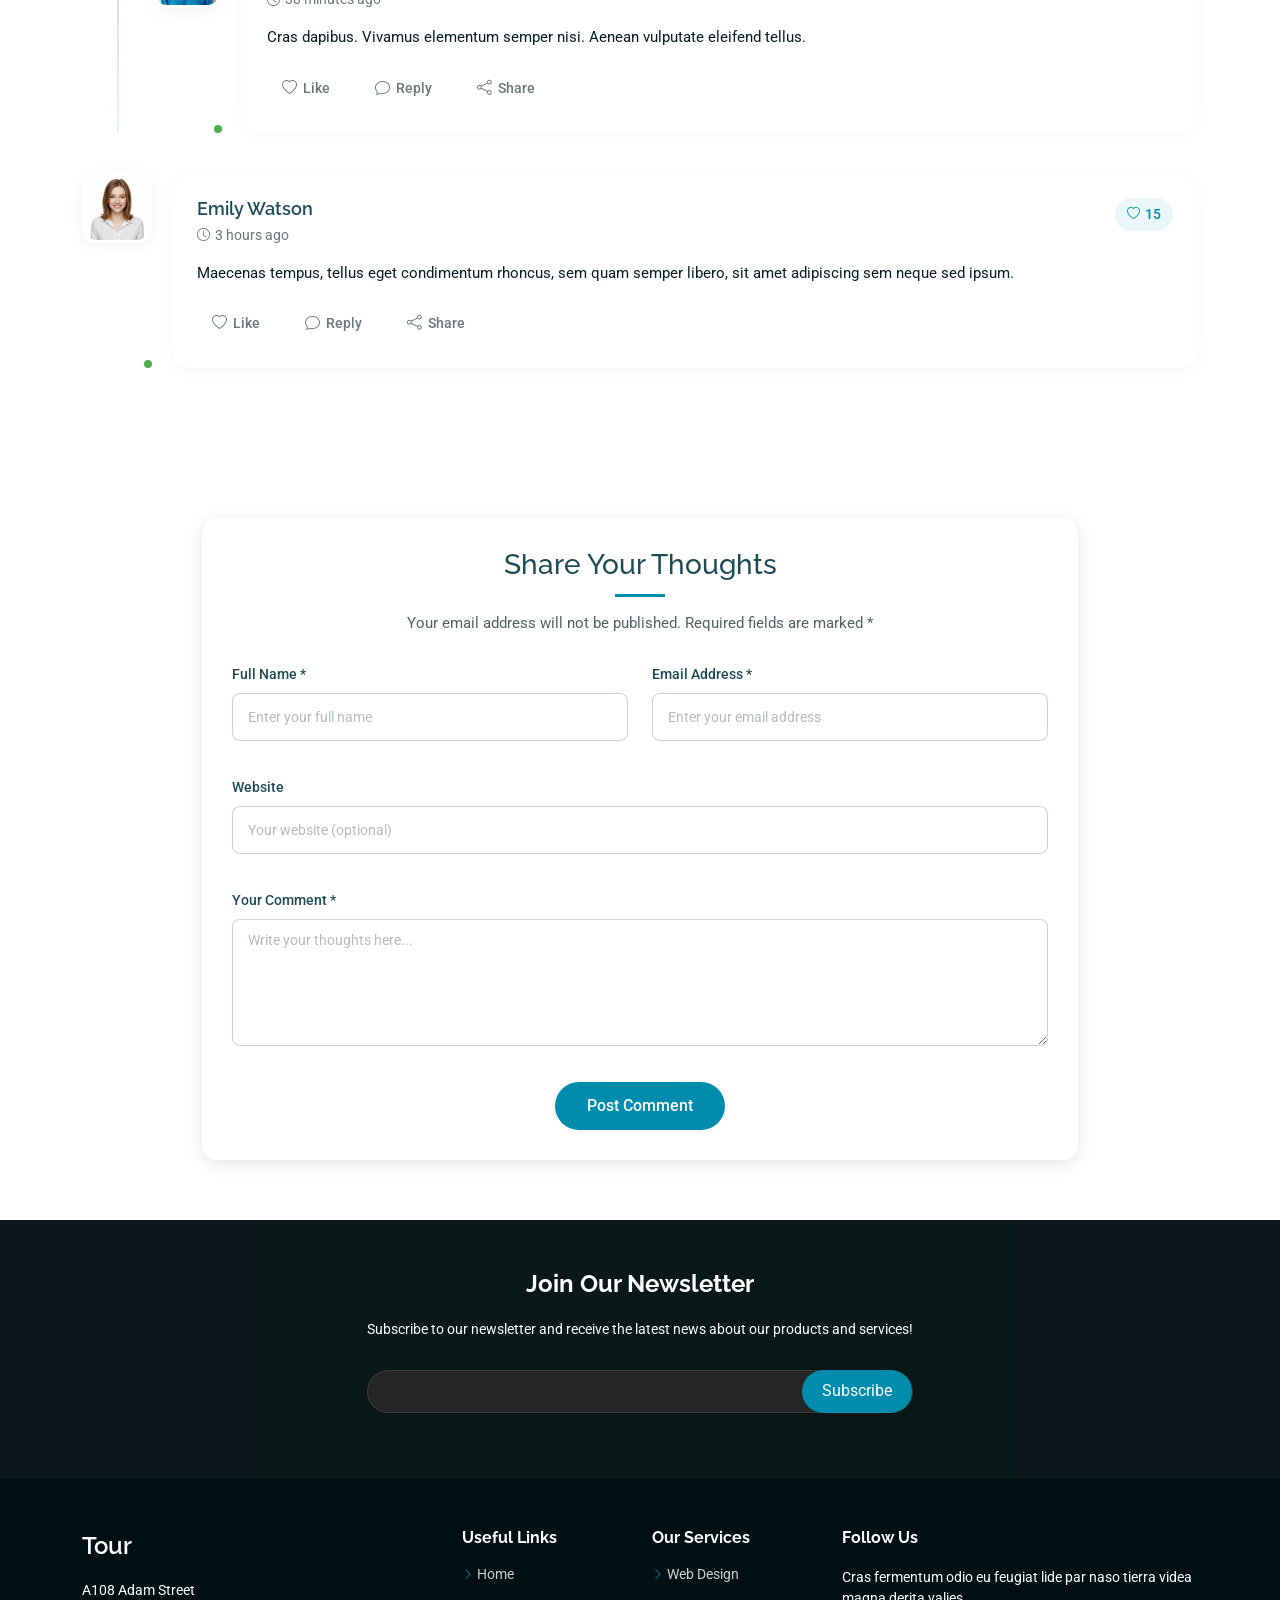
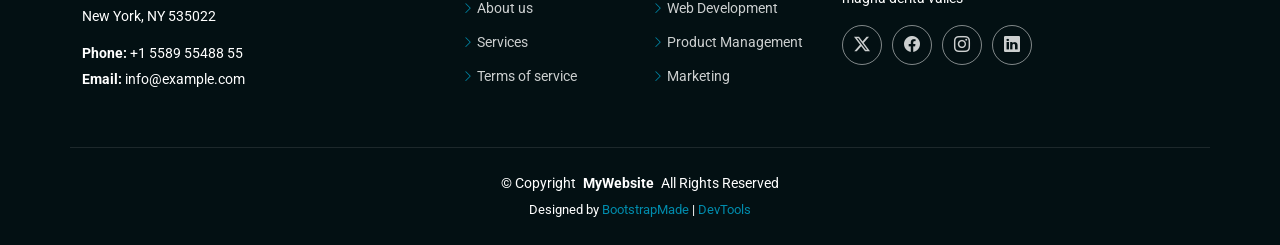
<file: blog-details.html>
<!DOCTYPE html>
<html lang="en">

<head>
  <meta charset="utf-8">
  <meta content="width=device-width, initial-scale=1.0" name="viewport">
  <title>Blog Details - Tour Bootstrap Template</title>
  <meta name="description" content="">
  <meta name="keywords" content="">

  <!-- Favicons -->
  <link href="assets/img/favicon.png" rel="icon">
  <link href="assets/img/apple-touch-icon.png" rel="apple-touch-icon">

  <!-- Fonts -->
  <link href="https://fonts.googleapis.com" rel="preconnect">
  <link href="https://fonts.gstatic.com" rel="preconnect" crossorigin>
  <link href="https://fonts.googleapis.com/css2?family=Roboto:ital,wght@0,100;0,300;0,400;0,500;0,700;0,900;1,100;1,300;1,400;1,500;1,700;1,900&family=Poppins:ital,wght@0,100;0,200;0,300;0,400;0,500;0,600;0,700;0,800;0,900;1,100;1,200;1,300;1,400;1,500;1,600;1,700;1,800;1,900&family=Raleway:ital,wght@0,100;0,200;0,300;0,400;0,500;0,600;0,700;0,800;0,900;1,100;1,200;1,300;1,400;1,500;1,600;1,700;1,800;1,900&display=swap" rel="stylesheet">

  <!-- Vendor CSS Files -->
  <link href="assets/vendor/bootstrap/css/bootstrap.min.css" rel="stylesheet">
  <link href="assets/vendor/bootstrap-icons/bootstrap-icons.css" rel="stylesheet">
  <link href="assets/vendor/aos/aos.css" rel="stylesheet">
  <link href="assets/vendor/swiper/swiper-bundle.min.css" rel="stylesheet">
  <link href="assets/vendor/glightbox/css/glightbox.min.css" rel="stylesheet">

  <!-- Main CSS File -->
  <link href="assets/css/main.css" rel="stylesheet">

  <!-- =======================================================
  * Template Name: Tour
  * Template URL: https://bootstrapmade.com/tour-bootstrap-travel-website-template/
  * Updated: Jul 01 2025 with Bootstrap v5.3.7
  * Author: BootstrapMade.com
  * License: https://bootstrapmade.com/license/
  ======================================================== -->
</head>

<body class="blog-details-page">

  <header id="header" class="header d-flex align-items-center fixed-top">
    <div class="header-container container-fluid container-xl position-relative d-flex align-items-center justify-content-between">

      <a href="index.html" class="logo d-flex align-items-center me-auto me-xl-0">
        <!-- Uncomment the line below if you also wish to use an image logo -->
        <!-- <img src="assets/img/logo.webp" alt=""> -->
        <h1 class="sitename">Tour</h1>
      </a>

      <nav id="navmenu" class="navmenu">
        <ul>
          <li><a href="index.html">Home</a></li>
          <li><a href="about.html">About</a></li>
          <li><a href="destinations.html">Destinations</a></li>
          <li><a href="tours.html">Tours</a></li>
          <li><a href="gallery.html">Gallery</a></li>
          <li><a href="blog.html">Blog</a></li>
          <li class="dropdown"><a href="#"><span>More Pages</span> <i class="bi bi-chevron-down toggle-dropdown"></i></a>
            <ul>
              <li><a href="destination-details.html">Destination Details</a></li>
              <li><a href="tour-details.html">Tour Details</a></li>
              <li><a href="booking.html">Booking</a></li>
              <li><a href="testimonials">Testimonials</a></li>
              <li><a href="faq.html">Frequently Asked Questions</a></li>
              <li><a href="blog-details.html" class="active">Blog Details</a></li>
              <li><a href="terms.html">Terms</a></li>
              <li><a href="privacy.html">Privacy</a></li>
              <li><a href="404.html">404</a></li>
            </ul>
          </li>
          <li class="dropdown"><a href="#"><span>Dropdown</span> <i class="bi bi-chevron-down toggle-dropdown"></i></a>
            <ul>
              <li><a href="#">Dropdown 1</a></li>
              <li class="dropdown"><a href="#"><span>Deep Dropdown</span> <i class="bi bi-chevron-down toggle-dropdown"></i></a>
                <ul>
                  <li><a href="#">Deep Dropdown 1</a></li>
                  <li><a href="#">Deep Dropdown 2</a></li>
                  <li><a href="#">Deep Dropdown 3</a></li>
                  <li><a href="#">Deep Dropdown 4</a></li>
                  <li><a href="#">Deep Dropdown 5</a></li>
                </ul>
              </li>
              <li><a href="#">Dropdown 2</a></li>
              <li><a href="#">Dropdown 3</a></li>
              <li><a href="#">Dropdown 4</a></li>
            </ul>
          </li>
          <li><a href="contact.html">Contact</a></li>
        </ul>
        <i class="mobile-nav-toggle d-xl-none bi bi-list"></i>
      </nav>

      <a class="btn-getstarted" href="destiantios.html">Get Started</a>

    </div>
  </header>

  <main class="main">

    <!-- Page Title -->
    <div class="page-title dark-background" data-aos="fade" style="background-image: url(assets/img/travel/showcase-8.webp);">
      <div class="container position-relative">
        <h1>Blog Details</h1>
        <p>Esse dolorum voluptatum ullam est sint nemo et est ipsa porro placeat quibusdam quia assumenda numquam molestias.</p>
        <nav class="breadcrumbs">
          <ol>
            <li><a href="index.html">Home</a></li>
            <li class="current">Blog Details</li>
          </ol>
        </nav>
      </div>
    </div><!-- End Page Title -->

    <!-- Blog Details Section -->
    <section id="blog-details" class="blog-details section">
      <div class="container" data-aos="fade-up">

        <article class="article">
          <div class="article-header">
            <div class="meta-categories" data-aos="fade-up">
              <a href="#" class="category">Technology</a>
              <a href="#" class="category">Innovation</a>
            </div>

            <h1 class="title" data-aos="fade-up" data-aos-delay="100">The Evolution of User Interface Design: From Skeuomorphism to Neumorphism</h1>

            <div class="article-meta" data-aos="fade-up" data-aos-delay="200">
              <div class="author">
                <img src="assets/img/person/person-m-6.webp" alt="Author" class="author-img">
                <div class="author-info">
                  <h4>David Wilson</h4>
                  <span>UI/UX Design Lead</span>
                </div>
              </div>
              <div class="post-info">
                <span><i class="bi bi-calendar4-week"></i> April 15, 2025</span>
                <span><i class="bi bi-clock"></i> 10 min read</span>
                <span><i class="bi bi-chat-square-text"></i> 32 Comments</span>
              </div>
            </div>
          </div>

          <div class="article-featured-image" data-aos="zoom-in">
            <img src="assets/img/blog/blog-hero-1.webp" alt="UI Design Evolution" class="img-fluid">
          </div>

          <div class="article-wrapper">
            <aside class="table-of-contents" data-aos="fade-left">
              <h3>Table of Contents</h3>
              <nav>
                <ul>
                  <li><a href="#introduction" class="active">Introduction</a></li>
                  <li><a href="#skeuomorphism">The Skeuomorphic Era</a></li>
                  <li><a href="#flat-design">Flat Design Revolution</a></li>
                  <li><a href="#material-design">Material Design</a></li>
                  <li><a href="#neumorphism">Rise of Neumorphism</a></li>
                  <li><a href="#future">Future Trends</a></li>
                </ul>
              </nav>
            </aside>

            <div class="article-content">
              <div class="content-section" id="introduction" data-aos="fade-up">
                <p class="lead">
                  The journey of user interface design has been marked by significant shifts in aesthetic approaches, each era bringing its own unique perspective on how digital interfaces should look and feel.
                </p>

                <p>
                  From the early days of graphical user interfaces to today's sophisticated design systems, the evolution of UI design reflects not just technological advancement, but also changing user expectations and cultural shifts in how we interact with digital products.
                </p>

                <div class="highlight-quote">
                  <blockquote>
                    <p>Design is not just what it looks like and feels like. Design is how it works.</p>
                    <cite>Steve Jobs</cite>
                  </blockquote>
                </div>
              </div>

              <div class="content-section" id="skeuomorphism" data-aos="fade-up">
                <h2>The Skeuomorphic Era</h2>
                <div class="image-with-caption right">
                  <img src="assets/img/blog/blog-hero-2.webp" alt="Skeuomorphic Design Example" class="img-fluid" loading="lazy">
                  <figcaption>Early iOS design showcasing skeuomorphic elements</figcaption>
                </div>
                <p>
                  Skeuomorphic design dominated the early years of digital interfaces, attempting to mirror real-world objects in digital form. This approach helped users transition from physical to digital interactions through familiar visual metaphors.
                </p>

                <div class="feature-points">
                  <div class="point">
                    <i class="bi bi-layers"></i>
                    <div>
                      <h4>Realistic Textures</h4>
                      <p>Detailed representations of materials like leather, metal, and paper</p>
                    </div>
                  </div>
                  <div class="point">
                    <i class="bi bi-lightbulb"></i>
                    <div>
                      <h4>Familiar Metaphors</h4>
                      <p>Digital elements mimicking their physical counterparts</p>
                    </div>
                  </div>
                </div>
              </div>

              <div class="content-section" id="flat-design" data-aos="fade-up">
                <h2>The Flat Design Revolution</h2>
                <p>
                  As users became more comfortable with digital interfaces, design began moving towards simplification. Flat design emerged as a reaction to the ornate details of skeuomorphism, emphasizing clarity and efficiency.
                </p>

                <div class="comparison-grid">
                  <div class="row g-4">
                    <div class="col-md-6">
                      <div class="comparison-card">
                        <div class="icon"><i class="bi bi-check-circle"></i></div>
                        <h4>Advantages</h4>
                        <ul>
                          <li>Improved loading times</li>
                          <li>Better scalability</li>
                          <li>Cleaner visual hierarchy</li>
                        </ul>
                      </div>
                    </div>
                    <div class="col-md-6">
                      <div class="comparison-card">
                        <div class="icon"><i class="bi bi-exclamation-circle"></i></div>
                        <h4>Challenges</h4>
                        <ul>
                          <li>Reduced visual cues</li>
                          <li>Potential usability issues</li>
                          <li>Limited depth perception</li>
                        </ul>
                      </div>
                    </div>
                  </div>
                </div>
              </div>

              <div class="content-section" id="material-design" data-aos="fade-up">
                <h2>Material Design: Finding Balance</h2>
                <p>
                  Google's Material Design emerged as a comprehensive design system that combined the simplicity of flat design with subtle depth cues, creating a more intuitive user experience while maintaining modern aesthetics.
                </p>

                <div class="key-principles">
                  <div class="principle">
                    <span class="number">01</span>
                    <h4>Physical Properties</h4>
                    <p>Surfaces and edges provide meaningful interaction cues</p>
                  </div>
                  <div class="principle">
                    <span class="number">02</span>
                    <h4>Bold Graphics</h4>
                    <p>Deliberate color choices and intentional white space</p>
                  </div>
                  <div class="principle">
                    <span class="number">03</span>
                    <h4>Meaningful Motion</h4>
                    <p>Animation informs and reinforces user actions</p>
                  </div>
                </div>
              </div>

              <div class="content-section" id="neumorphism" data-aos="fade-up">
                <h2>The Rise of Neumorphism</h2>
                <p>
                  Neumorphism represents the latest evolution in UI design, combining aspects of skeuomorphism with modern minimal aesthetics. This style creates soft, extruded surfaces that appear to emerge from the background.
                </p>

                <div class="info-box">
                  <div class="icon">
                    <i class="bi bi-info-circle"></i>
                  </div>
                  <div class="content">
                    <h4>Key Characteristics</h4>
                    <p>Neumorphic design relies on subtle shadow work to create the illusion of elements either protruding from or being pressed into their background surface.</p>
                  </div>
                </div>
              </div>

              <div class="content-section" id="future" data-aos="fade-up">
                <h2>Looking to the Future</h2>
                <p>
                  As we look ahead, UI design continues to evolve with new technologies and user expectations. The future may bring more personalized, adaptive interfaces that respond to individual user preferences and contexts.
                </p>

                <div class="future-trends">
                  <div class="trend">
                    <i class="bi bi-phone"></i>
                    <h4>Adaptive Interfaces</h4>
                    <p>Interfaces that automatically adjust based on user behavior and preferences</p>
                  </div>
                  <div class="trend">
                    <i class="bi bi-eye"></i>
                    <h4>Immersive Experiences</h4>
                    <p>Integration of AR and VR elements in everyday interfaces</p>
                  </div>
                  <div class="trend">
                    <i class="bi bi-hand-index"></i>
                    <h4>Gesture Controls</h4>
                    <p>Advanced motion and gesture-based interactions</p>
                  </div>
                </div>
              </div>
            </div>
          </div>

          <div class="article-footer" data-aos="fade-up">
            <div class="share-article">
              <h4>Share this article</h4>
              <div class="share-buttons">
                <a href="#" class="share-button twitter">
                  <i class="bi bi-twitter-x"></i>
                  <span>Share on X</span>
                </a>
                <a href="#" class="share-button facebook">
                  <i class="bi bi-facebook"></i>
                  <span>Share on Facebook</span>
                </a>
                <a href="#" class="share-button linkedin">
                  <i class="bi bi-linkedin"></i>
                  <span>Share on LinkedIn</span>
                </a>
              </div>
            </div>

            <div class="article-tags">
              <h4>Related Topics</h4>
              <div class="tags">
                <a href="#" class="tag">UI Design</a>
                <a href="#" class="tag">User Experience</a>
                <a href="#" class="tag">Design Trends</a>
                <a href="#" class="tag">Innovation</a>
                <a href="#" class="tag">Technology</a>
              </div>
            </div>
          </div>

        </article>

      </div>
    </section><!-- /Blog Details Section -->

    <!-- Blog Author Section -->
    <section id="blog-author" class="blog-author section">

      <div class="container" data-aos="fade-up">
        <div class="author-card">
          <div class="author-background" data-aos="fade-right" data-aos-delay="100">
            <div class="author-image-wrapper">
              <img src="assets/img/person/person-m-12.webp" class="author-image" alt="" loading="lazy">
            </div>
          </div>

          <div class="author-details" data-aos="fade-left" data-aos-delay="200">
            <div class="author-meta">
              <h3 class="author-name">Alex Richardson</h3>
              <div class="author-credentials">
                <span class="badge">Tech Journalist</span>
                <span class="badge">UX Designer</span>
              </div>
            </div>

            <div class="author-description">
              Proin iaculis purus consequat sem cure digni ssim donec porttitora entum suscipit rhoncus. Accusantium quam, ultricies eget id, aliquam eget nibh et. Maecen aliquam, risus at semper.
            </div>

            <div class="author-stats">
              <div class="stat-item">
                <span class="stat-value">120+</span>
                <span class="stat-label">Articles</span>
              </div>
              <div class="stat-item">
                <span class="stat-value">15k</span>
                <span class="stat-label">Readers</span>
              </div>
              <div class="stat-item">
                <span class="stat-value">4.9</span>
                <span class="stat-label">Rating</span>
              </div>
            </div>

            <div class="author-footer">
              <div class="social-links">
                <a href="https://twitter.com/#" title="Twitter"><i class="bi bi-twitter-x"></i></a>
                <a href="https://linkedin.com/#" title="LinkedIn"><i class="bi bi-linkedin"></i></a>
                <a href="https://medium.com/#" title="Medium"><i class="bi bi-medium"></i></a>
                <a href="https://github.com/#" title="GitHub"><i class="bi bi-github"></i></a>
              </div>
              <a href="#" class="btn-connect">
                Connect with Alex
                <i class="bi bi-arrow-right"></i>
              </a>
            </div>
          </div>
        </div>
      </div>

    </section><!-- /Blog Author Section -->

    <!-- Blog Comments Section -->
    <section id="blog-comments" class="blog-comments section">

      <div class="container" data-aos="fade-up" data-aos-delay="100">

        <div class="blog-comments-4">
          <div class="comments-header">
            <h3 class="title">Community Feedback</h3>
            <div class="comments-stats">
              <span class="count">12</span>
              <span class="label">Comments</span>
            </div>
          </div>

          <div class="comments-container">
            <!-- Comment #1 -->
            <div class="comment-thread">
              <div class="comment-box">
                <div class="comment-wrapper">
                  <div class="avatar-wrapper">
                    <img src="assets/img/person/person-f-9.webp" alt="Avatar" loading="lazy">
                    <span class="status-indicator"></span>
                  </div>

                  <div class="comment-content">
                    <div class="comment-header">
                      <div class="user-info">
                        <h4>Thomas Anderson</h4>
                        <span class="time-badge">
                          <i class="bi bi-clock"></i>
                          2 hours ago
                        </span>
                      </div>
                      <div class="engagement">
                        <span class="likes">
                          <i class="bi bi-heart"></i>
                          24
                        </span>
                      </div>
                    </div>

                    <div class="comment-body">
                      <p>Nullam ac urna eu felis dapibus condimentum sit amet a augue. Sed non neque elit. Sed ut imperdiet nisi. Proin condimentum fermentum nunc.</p>
                    </div>

                    <div class="comment-actions">
                      <button class="action-btn like-btn" aria-label="Like comment">
                        <i class="bi bi-heart"></i>
                        <span>Like</span>
                      </button>
                      <button class="action-btn reply-btn" aria-label="Reply to comment">
                        <i class="bi bi-chat"></i>
                        <span>Reply</span>
                      </button>
                      <button class="action-btn share-btn" aria-label="Share comment">
                        <i class="bi bi-share"></i>
                        <span>Share</span>
                      </button>
                    </div>
                  </div>
                </div>
              </div>

              <!-- Replies Container -->
              <div class="replies-container">
                <!-- Reply #1 -->
                <div class="comment-box reply">
                  <div class="comment-wrapper">
                    <div class="avatar-wrapper">
                      <img src="assets/img/person/person-m-9.webp" alt="Avatar" loading="lazy">
                      <span class="status-indicator"></span>
                    </div>

                    <div class="comment-content">
                      <div class="comment-header">
                        <div class="user-info">
                          <h4>Maria Rodriguez</h4>
                          <span class="time-badge">
                            <i class="bi bi-clock"></i>
                            1 hour ago
                          </span>
                        </div>
                        <div class="engagement">
                          <span class="likes">
                            <i class="bi bi-heart"></i>
                            8
                          </span>
                        </div>
                      </div>

                      <div class="comment-body">
                        <p>Vivamus elementum semper nisi. Aenean vulputate eleifend tellus. Aenean leo ligula, porttitor eu, consequat vitae.</p>
                      </div>

                      <div class="comment-actions">
                        <button class="action-btn like-btn" aria-label="Like comment">
                          <i class="bi bi-heart"></i>
                          <span>Like</span>
                        </button>
                        <button class="action-btn reply-btn" aria-label="Reply to comment">
                          <i class="bi bi-chat"></i>
                          <span>Reply</span>
                        </button>
                        <button class="action-btn share-btn" aria-label="Share comment">
                          <i class="bi bi-share"></i>
                          <span>Share</span>
                        </button>
                      </div>
                    </div>
                  </div>
                </div>

                <!-- Reply #2 -->
                <div class="comment-box reply">
                  <div class="comment-wrapper">
                    <div class="avatar-wrapper">
                      <img src="assets/img/person/person-f-9.webp" alt="Avatar" loading="lazy">
                      <span class="status-indicator"></span>
                    </div>

                    <div class="comment-content">
                      <div class="comment-header">
                        <div class="user-info">
                          <h4>Alex Chen</h4>
                          <span class="time-badge">
                            <i class="bi bi-clock"></i>
                            30 minutes ago
                          </span>
                        </div>
                        <div class="engagement">
                          <span class="likes">
                            <i class="bi bi-heart"></i>
                            5
                          </span>
                        </div>
                      </div>

                      <div class="comment-body">
                        <p>Cras dapibus. Vivamus elementum semper nisi. Aenean vulputate eleifend tellus.</p>
                      </div>

                      <div class="comment-actions">
                        <button class="action-btn like-btn" aria-label="Like comment">
                          <i class="bi bi-heart"></i>
                          <span>Like</span>
                        </button>
                        <button class="action-btn reply-btn" aria-label="Reply to comment">
                          <i class="bi bi-chat"></i>
                          <span>Reply</span>
                        </button>
                        <button class="action-btn share-btn" aria-label="Share comment">
                          <i class="bi bi-share"></i>
                          <span>Share</span>
                        </button>
                      </div>
                    </div>
                  </div>
                </div>
              </div>
            </div>

            <!-- Comment #2 -->
            <div class="comment-thread">
              <div class="comment-box">
                <div class="comment-wrapper">
                  <div class="avatar-wrapper">
                    <img src="assets/img/person/person-f-7.webp" alt="Avatar" loading="lazy">
                    <span class="status-indicator"></span>
                  </div>

                  <div class="comment-content">
                    <div class="comment-header">
                      <div class="user-info">
                        <h4>Emily Watson</h4>
                        <span class="time-badge">
                          <i class="bi bi-clock"></i>
                          3 hours ago
                        </span>
                      </div>
                      <div class="engagement">
                        <span class="likes">
                          <i class="bi bi-heart"></i>
                          15
                        </span>
                      </div>
                    </div>

                    <div class="comment-body">
                      <p>Maecenas tempus, tellus eget condimentum rhoncus, sem quam semper libero, sit amet adipiscing sem neque sed ipsum.</p>
                    </div>

                    <div class="comment-actions">
                      <button class="action-btn like-btn" aria-label="Like comment">
                        <i class="bi bi-heart"></i>
                        <span>Like</span>
                      </button>
                      <button class="action-btn reply-btn" aria-label="Reply to comment">
                        <i class="bi bi-chat"></i>
                        <span>Reply</span>
                      </button>
                      <button class="action-btn share-btn" aria-label="Share comment">
                        <i class="bi bi-share"></i>
                        <span>Share</span>
                      </button>
                    </div>
                  </div>
                </div>
              </div>
            </div>
          </div>
        </div>

      </div>

    </section><!-- /Blog Comments Section -->

    <!-- Blog Comment Form Section -->
    <section id="blog-comment-form" class="blog-comment-form section">

      <div class="container" data-aos="fade-up" data-aos-delay="100">

        <form method="post" role="form">

          <div class="section-header">
            <h3>Share Your Thoughts</h3>
            <p>Your email address will not be published. Required fields are marked *</p>
          </div>

          <div class="row gy-3">
            <div class="col-md-6 form-group">
              <label for="name">Full Name *</label>
              <input type="text" name="name" class="form-control" id="name" placeholder="Enter your full name" required="">
            </div>

            <div class="col-md-6 form-group">
              <label for="email">Email Address *</label>
              <input type="email" name="email" class="form-control" id="email" placeholder="Enter your email address" required="">
            </div>

            <div class="col-12 form-group">
              <label for="website">Website</label>
              <input type="url" name="website" class="form-control" id="website" placeholder="Your website (optional)">
            </div>

            <div class="col-12 form-group">
              <label for="comment">Your Comment *</label>
              <textarea class="form-control" name="comment" id="comment" rows="5" placeholder="Write your thoughts here..." required=""></textarea>
            </div>

            <div class="col-12 text-center">
              <button type="submit" class="btn-submit">Post Comment</button>
            </div>
          </div>

        </form>

      </div>

    </section><!-- /Blog Comment Form Section -->

  </main>

  <footer id="footer" class="footer position-relative dark-background">

    <div class="footer-newsletter">
      <div class="container">
        <div class="row justify-content-center text-center">
          <div class="col-lg-6">
            <h4>Join Our Newsletter</h4>
            <p>Subscribe to our newsletter and receive the latest news about our products and services!</p>
            <form action="forms/newsletter.php" method="post" class="php-email-form">
              <div class="newsletter-form"><input type="email" name="email"><input type="submit" value="Subscribe"></div>
              <div class="loading">Loading</div>
              <div class="error-message"></div>
              <div class="sent-message">Your subscription request has been sent. Thank you!</div>
            </form>
          </div>
        </div>
      </div>
    </div>

    <div class="container footer-top">
      <div class="row gy-4">
        <div class="col-lg-4 col-md-6 footer-about">
          <a href="index.html" class="d-flex align-items-center">
            <span class="sitename">Tour</span>
          </a>
          <div class="footer-contact pt-3">
            <p>A108 Adam Street</p>
            <p>New York, NY 535022</p>
            <p class="mt-3"><strong>Phone:</strong> <span>+1 5589 55488 55</span></p>
            <p><strong>Email:</strong> <span>info@example.com</span></p>
          </div>
        </div>

        <div class="col-lg-2 col-md-3 footer-links">
          <h4>Useful Links</h4>
          <ul>
            <li><i class="bi bi-chevron-right"></i> <a href="#">Home</a></li>
            <li><i class="bi bi-chevron-right"></i> <a href="#">About us</a></li>
            <li><i class="bi bi-chevron-right"></i> <a href="#">Services</a></li>
            <li><i class="bi bi-chevron-right"></i> <a href="#">Terms of service</a></li>
          </ul>
        </div>

        <div class="col-lg-2 col-md-3 footer-links">
          <h4>Our Services</h4>
          <ul>
            <li><i class="bi bi-chevron-right"></i> <a href="#">Web Design</a></li>
            <li><i class="bi bi-chevron-right"></i> <a href="#">Web Development</a></li>
            <li><i class="bi bi-chevron-right"></i> <a href="#">Product Management</a></li>
            <li><i class="bi bi-chevron-right"></i> <a href="#">Marketing</a></li>
          </ul>
        </div>

        <div class="col-lg-4 col-md-12">
          <h4>Follow Us</h4>
          <p>Cras fermentum odio eu feugiat lide par naso tierra videa magna derita valies</p>
          <div class="social-links d-flex">
            <a href=""><i class="bi bi-twitter-x"></i></a>
            <a href=""><i class="bi bi-facebook"></i></a>
            <a href=""><i class="bi bi-instagram"></i></a>
            <a href=""><i class="bi bi-linkedin"></i></a>
          </div>
        </div>

      </div>
    </div>

    <div class="container copyright text-center mt-4">
      <p>© <span>Copyright</span> <strong class="px-1 sitename">MyWebsite</strong> <span>All Rights Reserved</span></p>
      <div class="credits">
        <!-- All the links in the footer should remain intact. -->
        <!-- You can delete the links only if you've purchased the pro version. -->
        <!-- Licensing information: https://bootstrapmade.com/license/ -->
        <!-- Purchase the pro version with working PHP/AJAX contact form: [buy-url] -->
        Designed by <a href="https://bootstrapmade.com/">BootstrapMade</a> | <a href="https://bootstrapmade.com/tools/">DevTools</a>
      </div>
    </div>

  </footer>

  <!-- Scroll Top -->
  <a href="#" id="scroll-top" class="scroll-top d-flex align-items-center justify-content-center"><i class="bi bi-arrow-up-short"></i></a>

  <!-- Preloader -->
  <div id="preloader"></div>

  <!-- Vendor JS Files -->
  <script src="assets/vendor/bootstrap/js/bootstrap.bundle.min.js"></script>
  <script src="assets/vendor/php-email-form/validate.js"></script>
  <script src="assets/vendor/aos/aos.js"></script>
  <script src="assets/vendor/purecounter/purecounter_vanilla.js"></script>
  <script src="assets/vendor/swiper/swiper-bundle.min.js"></script>
  <script src="assets/vendor/isotope-layout/isotope.pkgd.min.js"></script>
  <script src="assets/vendor/imagesloaded/imagesloaded.pkgd.min.js"></script>
  <script src="assets/vendor/glightbox/js/glightbox.min.js"></script>

  <!-- Main JS File -->
  <script src="assets/js/main.js"></script>

</body>

</html>
</file>
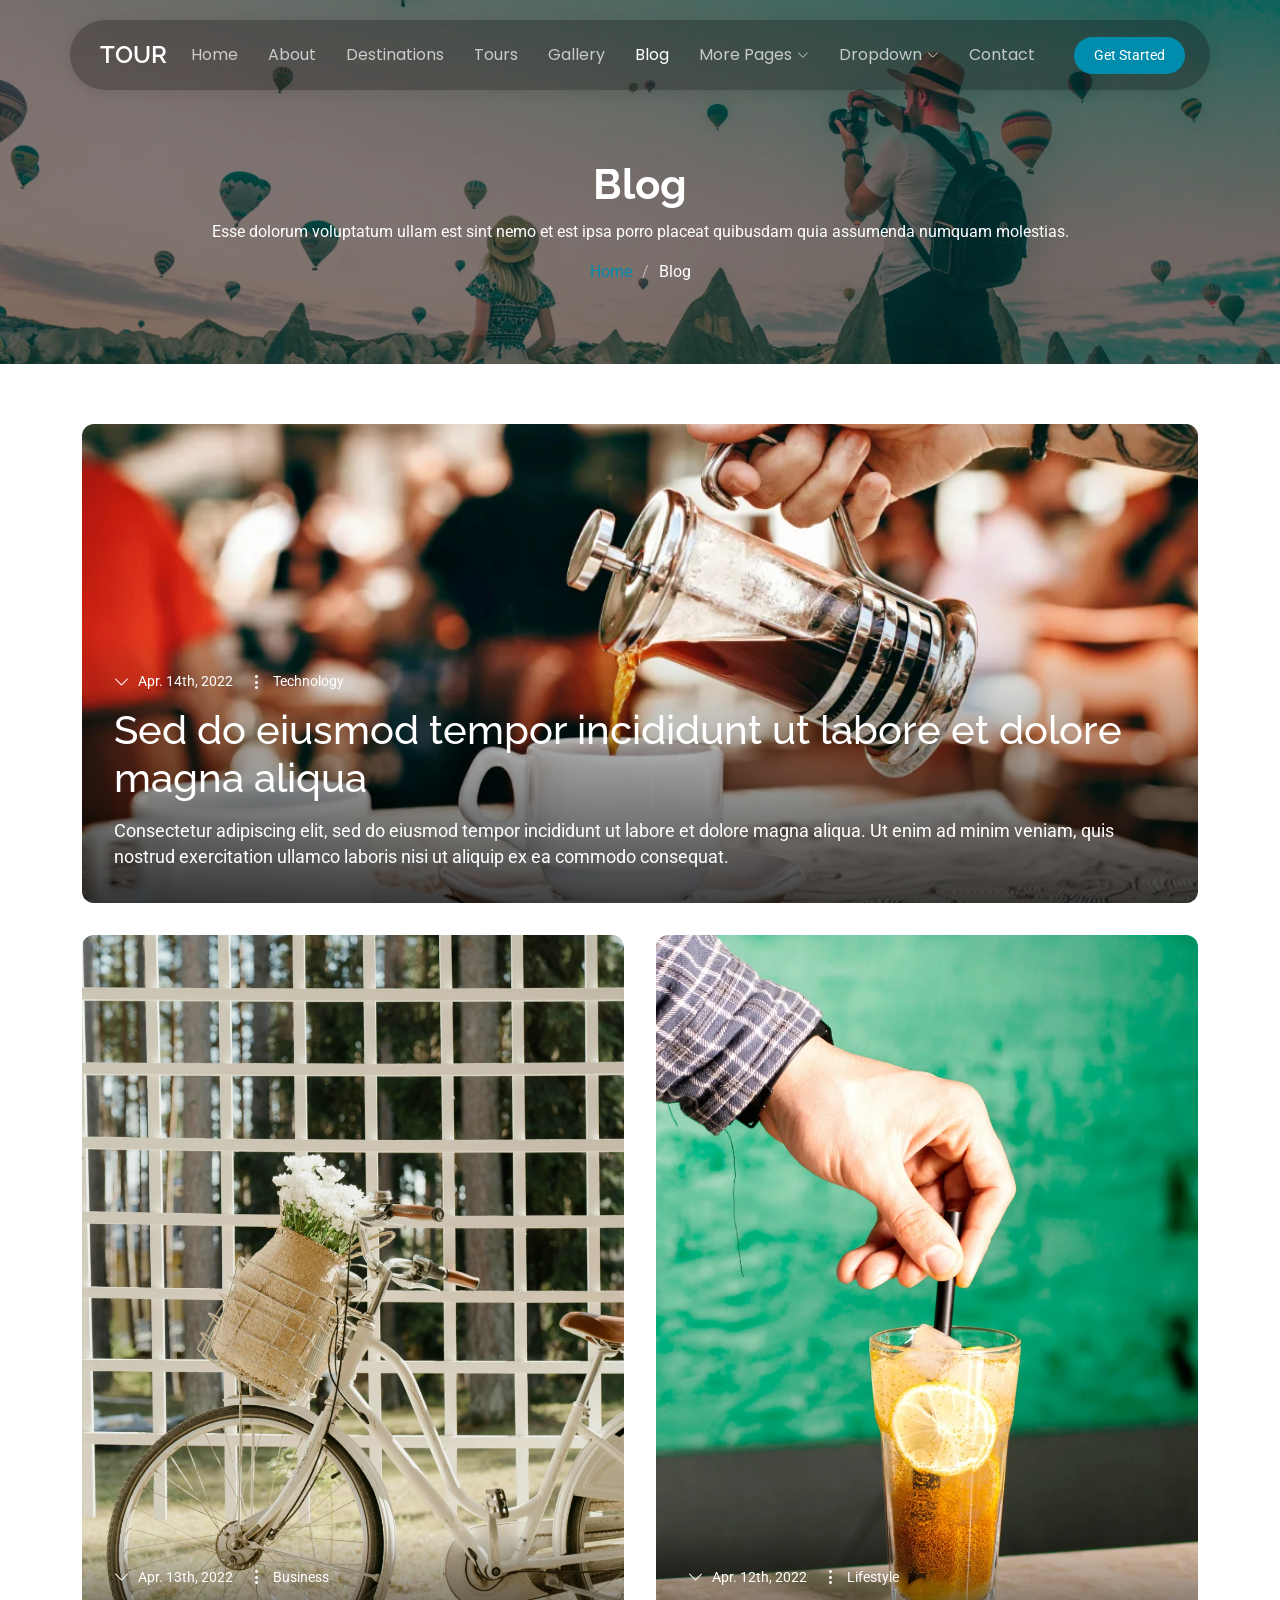
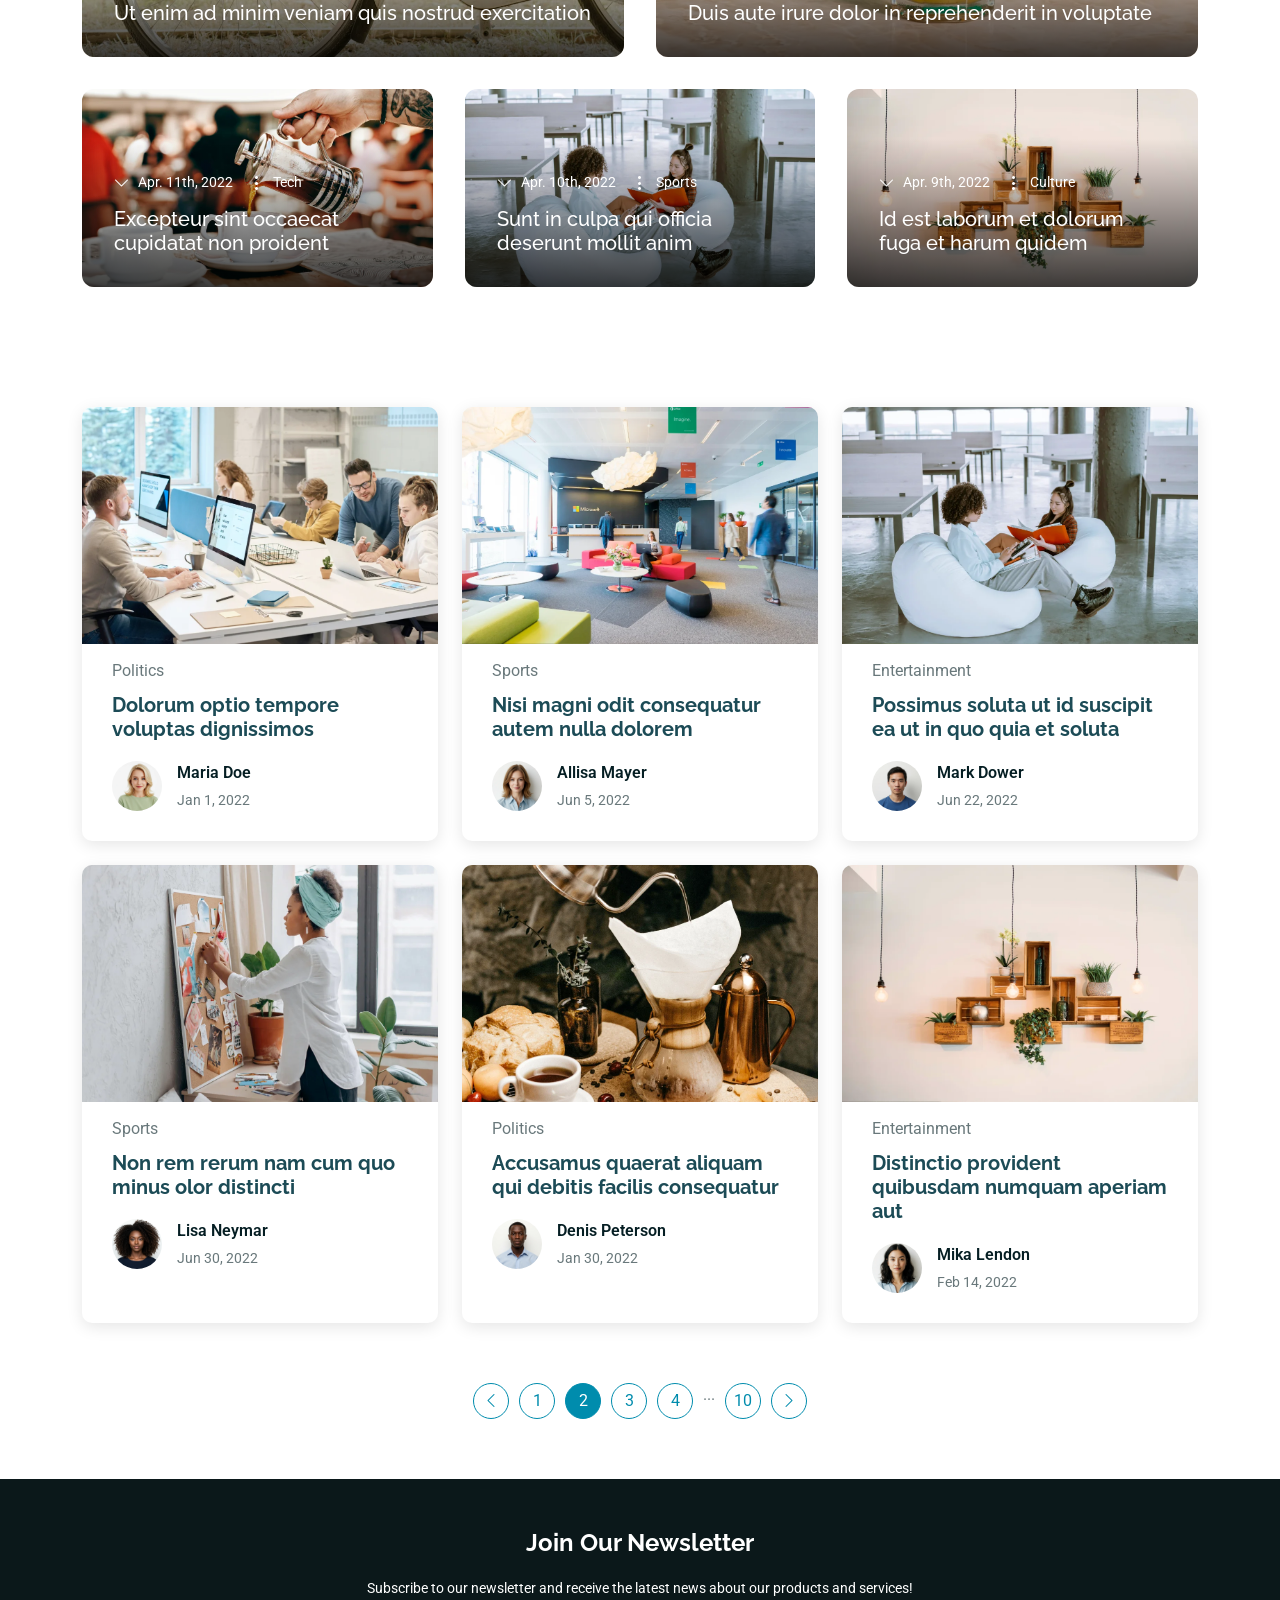
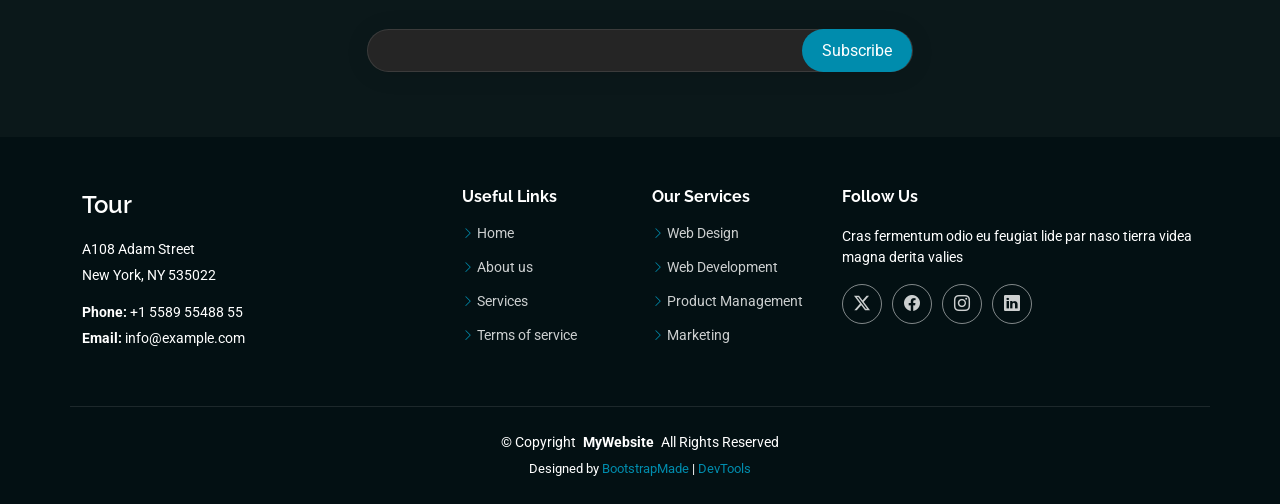
<file: blog.html>
<!DOCTYPE html>
<html lang="en">

<head>
  <meta charset="utf-8">
  <meta content="width=device-width, initial-scale=1.0" name="viewport">
  <title>Blog - Tour Bootstrap Template</title>
  <meta name="description" content="">
  <meta name="keywords" content="">

  <!-- Favicons -->
  <link href="assets/img/favicon.png" rel="icon">
  <link href="assets/img/apple-touch-icon.png" rel="apple-touch-icon">

  <!-- Fonts -->
  <link href="https://fonts.googleapis.com" rel="preconnect">
  <link href="https://fonts.gstatic.com" rel="preconnect" crossorigin>
  <link href="https://fonts.googleapis.com/css2?family=Roboto:ital,wght@0,100;0,300;0,400;0,500;0,700;0,900;1,100;1,300;1,400;1,500;1,700;1,900&family=Poppins:ital,wght@0,100;0,200;0,300;0,400;0,500;0,600;0,700;0,800;0,900;1,100;1,200;1,300;1,400;1,500;1,600;1,700;1,800;1,900&family=Raleway:ital,wght@0,100;0,200;0,300;0,400;0,500;0,600;0,700;0,800;0,900;1,100;1,200;1,300;1,400;1,500;1,600;1,700;1,800;1,900&display=swap" rel="stylesheet">

  <!-- Vendor CSS Files -->
  <link href="assets/vendor/bootstrap/css/bootstrap.min.css" rel="stylesheet">
  <link href="assets/vendor/bootstrap-icons/bootstrap-icons.css" rel="stylesheet">
  <link href="assets/vendor/aos/aos.css" rel="stylesheet">
  <link href="assets/vendor/swiper/swiper-bundle.min.css" rel="stylesheet">
  <link href="assets/vendor/glightbox/css/glightbox.min.css" rel="stylesheet">

  <!-- Main CSS File -->
  <link href="assets/css/main.css" rel="stylesheet">

  <!-- =======================================================
  * Template Name: Tour
  * Template URL: https://bootstrapmade.com/tour-bootstrap-travel-website-template/
  * Updated: Jul 01 2025 with Bootstrap v5.3.7
  * Author: BootstrapMade.com
  * License: https://bootstrapmade.com/license/
  ======================================================== -->
</head>

<body class="blog-page">

  <header id="header" class="header d-flex align-items-center fixed-top">
    <div class="header-container container-fluid container-xl position-relative d-flex align-items-center justify-content-between">

      <a href="index.html" class="logo d-flex align-items-center me-auto me-xl-0">
        <!-- Uncomment the line below if you also wish to use an image logo -->
        <!-- <img src="assets/img/logo.webp" alt=""> -->
        <h1 class="sitename">Tour</h1>
      </a>

      <nav id="navmenu" class="navmenu">
        <ul>
          <li><a href="index.html">Home</a></li>
          <li><a href="about.html">About</a></li>
          <li><a href="destinations.html">Destinations</a></li>
          <li><a href="tours.html">Tours</a></li>
          <li><a href="gallery.html">Gallery</a></li>
          <li><a href="blog.html" class="active">Blog</a></li>
          <li class="dropdown"><a href="#"><span>More Pages</span> <i class="bi bi-chevron-down toggle-dropdown"></i></a>
            <ul>
              <li><a href="destination-details.html">Destination Details</a></li>
              <li><a href="tour-details.html">Tour Details</a></li>
              <li><a href="booking.html">Booking</a></li>
              <li><a href="testimonials">Testimonials</a></li>
              <li><a href="faq.html">Frequently Asked Questions</a></li>
              <li><a href="blog-details.html">Blog Details</a></li>
              <li><a href="terms.html">Terms</a></li>
              <li><a href="privacy.html">Privacy</a></li>
              <li><a href="404.html">404</a></li>
            </ul>
          </li>
          <li class="dropdown"><a href="#"><span>Dropdown</span> <i class="bi bi-chevron-down toggle-dropdown"></i></a>
            <ul>
              <li><a href="#">Dropdown 1</a></li>
              <li class="dropdown"><a href="#"><span>Deep Dropdown</span> <i class="bi bi-chevron-down toggle-dropdown"></i></a>
                <ul>
                  <li><a href="#">Deep Dropdown 1</a></li>
                  <li><a href="#">Deep Dropdown 2</a></li>
                  <li><a href="#">Deep Dropdown 3</a></li>
                  <li><a href="#">Deep Dropdown 4</a></li>
                  <li><a href="#">Deep Dropdown 5</a></li>
                </ul>
              </li>
              <li><a href="#">Dropdown 2</a></li>
              <li><a href="#">Dropdown 3</a></li>
              <li><a href="#">Dropdown 4</a></li>
            </ul>
          </li>
          <li><a href="contact.html">Contact</a></li>
        </ul>
        <i class="mobile-nav-toggle d-xl-none bi bi-list"></i>
      </nav>

      <a class="btn-getstarted" href="destiantios.html">Get Started</a>

    </div>
  </header>

  <main class="main">

    <!-- Page Title -->
    <div class="page-title dark-background" data-aos="fade" style="background-image: url(assets/img/travel/showcase-8.webp);">
      <div class="container position-relative">
        <h1>Blog</h1>
        <p>Esse dolorum voluptatum ullam est sint nemo et est ipsa porro placeat quibusdam quia assumenda numquam molestias.</p>
        <nav class="breadcrumbs">
          <ol>
            <li><a href="index.html">Home</a></li>
            <li class="current">Blog</li>
          </ol>
        </nav>
      </div>
    </div><!-- End Page Title -->

    <!-- Blog Hero Section -->
    <section id="blog-hero" class="blog-hero section">

      <div class="container" data-aos="fade-up" data-aos-delay="100">

        <div class="blog-grid">

          <!-- Main Featured Post -->
          <article class="blog-item main-feature" data-aos="fade-up">
            <img src="assets/img/blog/blog-post-9.webp" alt="Blog Image" class="img-fluid">
            <div class="blog-content">
              <div class="post-meta">
                <span class="date">Apr. 14th, 2022</span>
                <span class="category">Technology</span>
              </div>
              <h2 class="post-title">
                <a href="blog-details.html" title="Sed do eiusmod tempor incididunt ut labore et dolore magna aliqua">Sed do eiusmod tempor incididunt ut labore et dolore magna aliqua</a>
              </h2>
              <p class="post-excerpt">Consectetur adipiscing elit, sed do eiusmod tempor incididunt ut labore et dolore magna aliqua. Ut enim ad minim veniam, quis nostrud exercitation ullamco laboris nisi ut aliquip ex ea commodo consequat.</p>
            </div>
          </article><!-- End Main Featured Post -->

          <!-- Secondary Featured Posts -->
          <div class="secondary-features">
            <article class="blog-item" data-aos="fade-up" data-aos-delay="100">
              <img src="assets/img/blog/blog-post-portrait-1.webp" alt="Blog Image" class="img-fluid">
              <div class="blog-content">
                <div class="post-meta">
                  <span class="date">Apr. 13th, 2022</span>
                  <span class="category">Business</span>
                </div>
                <h3 class="post-title">
                  <a href="blog-details.html" title="Ut enim ad minim veniam quis nostrud exercitation">Ut enim ad minim veniam quis nostrud exercitation</a>
                </h3>
              </div>
            </article>

            <article class="blog-item" data-aos="fade-up" data-aos-delay="200">
              <img src="assets/img/blog/blog-post-portrait-2.webp" alt="Blog Image" class="img-fluid">
              <div class="blog-content">
                <div class="post-meta">
                  <span class="date">Apr. 12th, 2022</span>
                  <span class="category">Lifestyle</span>
                </div>
                <h3 class="post-title">
                  <a href="blog-details.html" title="Duis aute irure dolor in reprehenderit in voluptate">Duis aute irure dolor in reprehenderit in voluptate</a>
                </h3>
              </div>
            </article>
          </div><!-- End Secondary Features -->

          <!-- Regular Posts Grid -->
          <div class="regular-posts">
            <article class="blog-item" data-aos="fade-up" data-aos-delay="300">
              <img src="assets/img/blog/blog-post-9.webp" alt="Blog Image" class="img-fluid">
              <div class="blog-content">
                <div class="post-meta">
                  <span class="date">Apr. 11th, 2022</span>
                  <span class="category">Tech</span>
                </div>
                <h3 class="post-title">
                  <a href="blog-details.html" title="Excepteur sint occaecat cupidatat non proident">Excepteur sint occaecat cupidatat non proident</a>
                </h3>
              </div>
            </article>

            <article class="blog-item" data-aos="fade-up" data-aos-delay="400">
              <img src="assets/img/blog/blog-post-3.webp" alt="Blog Image" class="img-fluid">
              <div class="blog-content">
                <div class="post-meta">
                  <span class="date">Apr. 10th, 2022</span>
                  <span class="category">Sports</span>
                </div>
                <h3 class="post-title">
                  <a href="blog-details.html" title="Sunt in culpa qui officia deserunt mollit anim">Sunt in culpa qui officia deserunt mollit anim</a>
                </h3>
              </div>
            </article>

            <article class="blog-item" data-aos="fade-up" data-aos-delay="500">
              <img src="assets/img/blog/blog-post-6.webp" alt="Blog Image" class="img-fluid">
              <div class="blog-content">
                <div class="post-meta">
                  <span class="date">Apr. 9th, 2022</span>
                  <span class="category">Culture</span>
                </div>
                <h3 class="post-title">
                  <a href="blog-details.html" title="Id est laborum et dolorum fuga et harum quidem">Id est laborum et dolorum fuga et harum quidem</a>
                </h3>
              </div>
            </article>
          </div><!-- End Regular Posts -->

        </div>

      </div>

    </section><!-- /Blog Hero Section -->

    <!-- Blog Posts Section -->
    <section id="blog-posts" class="blog-posts section">

      <div class="container" data-aos="fade-up" data-aos-delay="100">
        <div class="row gy-4">

          <div class="col-lg-4">
            <article>

              <div class="post-img">
                <img src="assets/img/blog/blog-post-1.webp" alt="" class="img-fluid">
              </div>

              <p class="post-category">Politics</p>

              <h2 class="title">
                <a href="blog-details.html">Dolorum optio tempore voluptas dignissimos</a>
              </h2>

              <div class="d-flex align-items-center">
                <img src="assets/img/person/person-f-12.webp" alt="" class="img-fluid post-author-img flex-shrink-0">
                <div class="post-meta">
                  <p class="post-author">Maria Doe</p>
                  <p class="post-date">
                    <time datetime="2022-01-01">Jan 1, 2022</time>
                  </p>
                </div>
              </div>

            </article>
          </div><!-- End post list item -->

          <div class="col-lg-4">
            <article>

              <div class="post-img">
                <img src="assets/img/blog/blog-post-2.webp" alt="" class="img-fluid">
              </div>

              <p class="post-category">Sports</p>

              <h2 class="title">
                <a href="blog-details.html">Nisi magni odit consequatur autem nulla dolorem</a>
              </h2>

              <div class="d-flex align-items-center">
                <img src="assets/img/person/person-f-13.webp" alt="" class="img-fluid post-author-img flex-shrink-0">
                <div class="post-meta">
                  <p class="post-author">Allisa Mayer</p>
                  <p class="post-date">
                    <time datetime="2022-01-01">Jun 5, 2022</time>
                  </p>
                </div>
              </div>

            </article>
          </div><!-- End post list item -->

          <div class="col-lg-4">
            <article>

              <div class="post-img">
                <img src="assets/img/blog/blog-post-3.webp" alt="" class="img-fluid">
              </div>

              <p class="post-category">Entertainment</p>

              <h2 class="title">
                <a href="blog-details.html">Possimus soluta ut id suscipit ea ut in quo quia et soluta</a>
              </h2>

              <div class="d-flex align-items-center">
                <img src="assets/img/person/person-m-10.webp" alt="" class="img-fluid post-author-img flex-shrink-0">
                <div class="post-meta">
                  <p class="post-author">Mark Dower</p>
                  <p class="post-date">
                    <time datetime="2022-01-01">Jun 22, 2022</time>
                  </p>
                </div>
              </div>

            </article>
          </div><!-- End post list item -->

          <div class="col-lg-4">
            <article>

              <div class="post-img">
                <img src="assets/img/blog/blog-post-4.webp" alt="" class="img-fluid">
              </div>

              <p class="post-category">Sports</p>

              <h2 class="title">
                <a href="blog-details.html">Non rem rerum nam cum quo minus olor distincti</a>
              </h2>

              <div class="d-flex align-items-center">
                <img src="assets/img/person/person-f-14.webp" alt="" class="img-fluid post-author-img flex-shrink-0">
                <div class="post-meta">
                  <p class="post-author">Lisa Neymar</p>
                  <p class="post-date">
                    <time datetime="2022-01-01">Jun 30, 2022</time>
                  </p>
                </div>
              </div>

            </article>
          </div><!-- End post list item -->

          <div class="col-lg-4">
            <article>

              <div class="post-img">
                <img src="assets/img/blog/blog-post-5.webp" alt="" class="img-fluid">
              </div>

              <p class="post-category">Politics</p>

              <h2 class="title">
                <a href="blog-details.html">Accusamus quaerat aliquam qui debitis facilis consequatur</a>
              </h2>

              <div class="d-flex align-items-center">
                <img src="assets/img/person/person-m-11.webp" alt="" class="img-fluid post-author-img flex-shrink-0">
                <div class="post-meta">
                  <p class="post-author">Denis Peterson</p>
                  <p class="post-date">
                    <time datetime="2022-01-01">Jan 30, 2022</time>
                  </p>
                </div>
              </div>

            </article>
          </div><!-- End post list item -->

          <div class="col-lg-4">
            <article>

              <div class="post-img">
                <img src="assets/img/blog/blog-post-6.webp" alt="" class="img-fluid">
              </div>

              <p class="post-category">Entertainment</p>

              <h2 class="title">
                <a href="blog-details.html">Distinctio provident quibusdam numquam aperiam aut</a>
              </h2>

              <div class="d-flex align-items-center">
                <img src="assets/img/person/person-f-15.webp" alt="" class="img-fluid post-author-img flex-shrink-0">
                <div class="post-meta">
                  <p class="post-author">Mika Lendon</p>
                  <p class="post-date">
                    <time datetime="2022-01-01">Feb 14, 2022</time>
                  </p>
                </div>
              </div>

            </article>
          </div><!-- End post list item -->

        </div>
      </div>

    </section><!-- /Blog Posts Section -->

    <!-- Pagination 2 Section -->
    <section id="pagination-2" class="pagination-2 section">

      <div class="container">
        <div class="d-flex justify-content-center">
          <ul>
            <li><a href="#"><i class="bi bi-chevron-left"></i></a></li>
            <li><a href="#">1</a></li>
            <li><a href="#" class="active">2</a></li>
            <li><a href="#">3</a></li>
            <li><a href="#">4</a></li>
            <li>...</li>
            <li><a href="#">10</a></li>
            <li><a href="#"><i class="bi bi-chevron-right"></i></a></li>
          </ul>
        </div>
      </div>

    </section><!-- /Pagination 2 Section -->

  </main>

  <footer id="footer" class="footer position-relative dark-background">

    <div class="footer-newsletter">
      <div class="container">
        <div class="row justify-content-center text-center">
          <div class="col-lg-6">
            <h4>Join Our Newsletter</h4>
            <p>Subscribe to our newsletter and receive the latest news about our products and services!</p>
            <form action="forms/newsletter.php" method="post" class="php-email-form">
              <div class="newsletter-form"><input type="email" name="email"><input type="submit" value="Subscribe"></div>
              <div class="loading">Loading</div>
              <div class="error-message"></div>
              <div class="sent-message">Your subscription request has been sent. Thank you!</div>
            </form>
          </div>
        </div>
      </div>
    </div>

    <div class="container footer-top">
      <div class="row gy-4">
        <div class="col-lg-4 col-md-6 footer-about">
          <a href="index.html" class="d-flex align-items-center">
            <span class="sitename">Tour</span>
          </a>
          <div class="footer-contact pt-3">
            <p>A108 Adam Street</p>
            <p>New York, NY 535022</p>
            <p class="mt-3"><strong>Phone:</strong> <span>+1 5589 55488 55</span></p>
            <p><strong>Email:</strong> <span>info@example.com</span></p>
          </div>
        </div>

        <div class="col-lg-2 col-md-3 footer-links">
          <h4>Useful Links</h4>
          <ul>
            <li><i class="bi bi-chevron-right"></i> <a href="#">Home</a></li>
            <li><i class="bi bi-chevron-right"></i> <a href="#">About us</a></li>
            <li><i class="bi bi-chevron-right"></i> <a href="#">Services</a></li>
            <li><i class="bi bi-chevron-right"></i> <a href="#">Terms of service</a></li>
          </ul>
        </div>

        <div class="col-lg-2 col-md-3 footer-links">
          <h4>Our Services</h4>
          <ul>
            <li><i class="bi bi-chevron-right"></i> <a href="#">Web Design</a></li>
            <li><i class="bi bi-chevron-right"></i> <a href="#">Web Development</a></li>
            <li><i class="bi bi-chevron-right"></i> <a href="#">Product Management</a></li>
            <li><i class="bi bi-chevron-right"></i> <a href="#">Marketing</a></li>
          </ul>
        </div>

        <div class="col-lg-4 col-md-12">
          <h4>Follow Us</h4>
          <p>Cras fermentum odio eu feugiat lide par naso tierra videa magna derita valies</p>
          <div class="social-links d-flex">
            <a href=""><i class="bi bi-twitter-x"></i></a>
            <a href=""><i class="bi bi-facebook"></i></a>
            <a href=""><i class="bi bi-instagram"></i></a>
            <a href=""><i class="bi bi-linkedin"></i></a>
          </div>
        </div>

      </div>
    </div>

    <div class="container copyright text-center mt-4">
      <p>© <span>Copyright</span> <strong class="px-1 sitename">MyWebsite</strong> <span>All Rights Reserved</span></p>
      <div class="credits">
        <!-- All the links in the footer should remain intact. -->
        <!-- You can delete the links only if you've purchased the pro version. -->
        <!-- Licensing information: https://bootstrapmade.com/license/ -->
        <!-- Purchase the pro version with working PHP/AJAX contact form: [buy-url] -->
        Designed by <a href="https://bootstrapmade.com/">BootstrapMade</a> | <a href="https://bootstrapmade.com/tools/">DevTools</a>
      </div>
    </div>

  </footer>

  <!-- Scroll Top -->
  <a href="#" id="scroll-top" class="scroll-top d-flex align-items-center justify-content-center"><i class="bi bi-arrow-up-short"></i></a>

  <!-- Preloader -->
  <div id="preloader"></div>

  <!-- Vendor JS Files -->
  <script src="assets/vendor/bootstrap/js/bootstrap.bundle.min.js"></script>
  <script src="assets/vendor/php-email-form/validate.js"></script>
  <script src="assets/vendor/aos/aos.js"></script>
  <script src="assets/vendor/purecounter/purecounter_vanilla.js"></script>
  <script src="assets/vendor/swiper/swiper-bundle.min.js"></script>
  <script src="assets/vendor/isotope-layout/isotope.pkgd.min.js"></script>
  <script src="assets/vendor/imagesloaded/imagesloaded.pkgd.min.js"></script>
  <script src="assets/vendor/glightbox/js/glightbox.min.js"></script>

  <!-- Main JS File -->
  <script src="assets/js/main.js"></script>

</body>

</html>
</file>
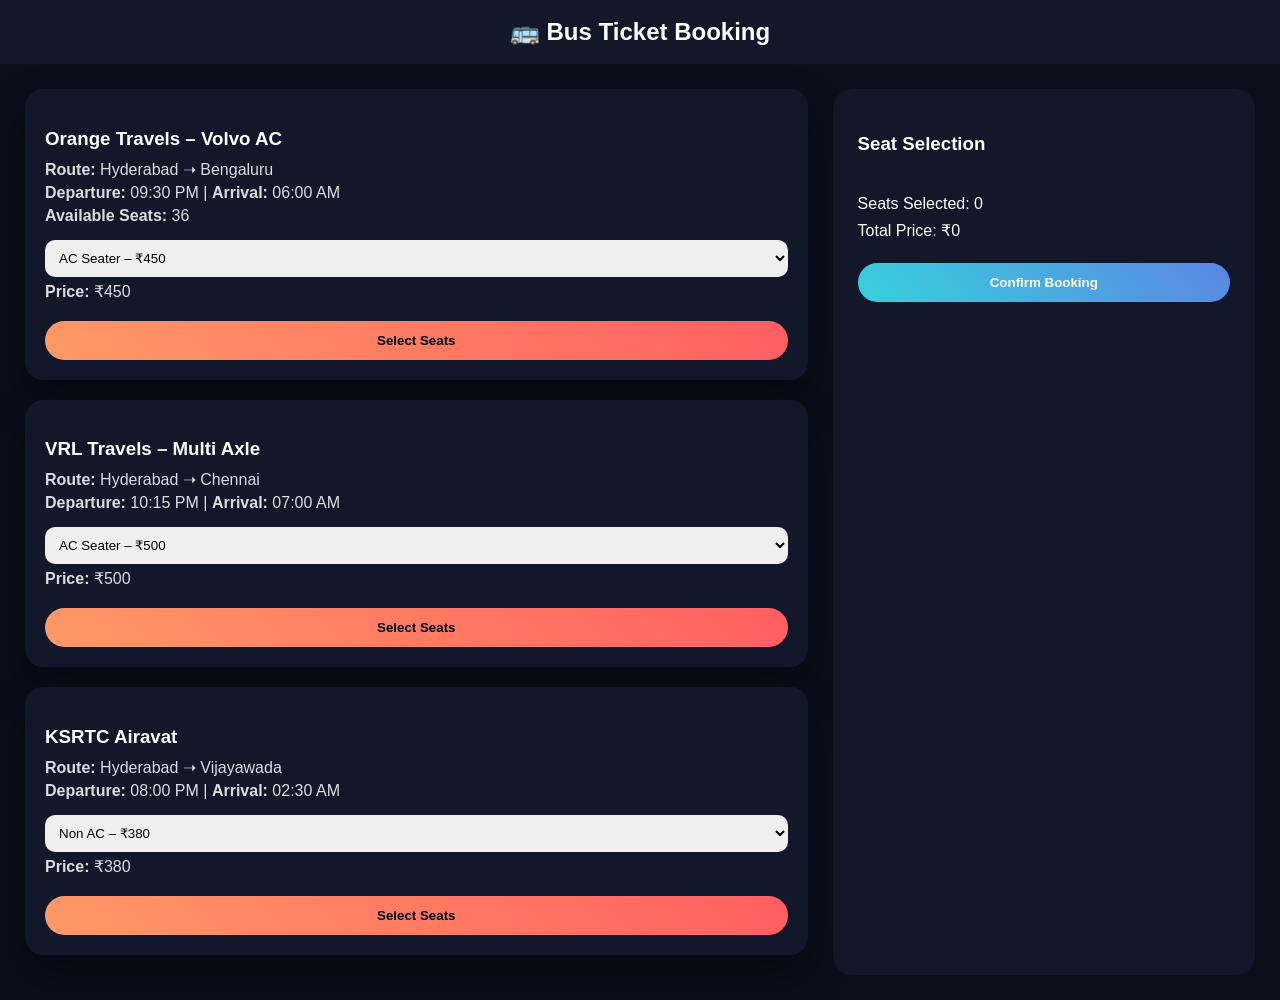
<file: booking.html>
<!DOCTYPE html>
<html lang="en">
<head>
<meta charset="UTF-8">
<title>Bus Booking</title>
<meta name="viewport" content="width=device-width, initial-scale=1.0">

<style>

*{
box-sizing:border-box;
}

body{
margin:0;
font-family:Poppins, sans-serif;
background:#0b0f1a;
color:#fff;
}

/* HEADER */
.header{
padding:18px;
background:#12172a;
text-align:center;
font-size:1.5rem;
font-weight:600;
}

/* MAIN LAYOUT */
.container{
display:flex;
gap:25px;
padding:25px;
}

/* LEFT SIDE */
.bus-list{
width:65%;
}

/* BUS CARD */
.bus-card{
background:#12172a;
padding:20px;
border-radius:18px;
margin-bottom:20px;
box-shadow:0 20px 40px rgba(0,0,0,0.4);
}

.bus-card h3{
margin-bottom:10px;
}

.bus-card p{
opacity:0.85;
margin:5px 0;
}

.bus-card select{
width:100%;
padding:10px;
margin-top:10px;
border-radius:10px;
border:none;
}

.bus-card button{
margin-top:15px;
width:100%;
padding:12px;
border:none;
border-radius:25px;
background:linear-gradient(45deg,#ff9966,#ff5e62);
color:#000;
font-weight:600;
cursor:pointer;
}

/* RIGHT SIDE */
.seat-box{
width:35%;
background:#12172a;
padding:25px;
border-radius:20px;
position:sticky;
top:20px;
}

/* SEAT GRID */
.seats{
display:grid;
grid-template-columns:repeat(4,60px);
gap:12px;
margin-top:20px;
justify-content:center;
}

.seat{
width:60px;
height:60px;
background:#1e2542;
border-radius:8px;
display:flex;
align-items:center;
justify-content:center;
cursor:pointer;
}

.seat.selected{
background:#ff9966;
color:#000;
}

.seat.booked{
background:#555;
cursor:not-allowed;
}

/* SUMMARY */
.summary{
margin-top:20px;
}

.summary p{
margin:8px 0;
}

.pay-btn{
margin-top:15px;
padding:12px;
width:100%;
border:none;
border-radius:25px;
background:linear-gradient(45deg,#36d1dc,#5b86e5);
color:#fff;
font-weight:600;
cursor:pointer;
}

/* -------- TABLET -------- */

@media (max-width:1024px){

.container{
flex-direction:column;
}

.bus-list{
width:100%;
}

.seat-box{
width:100%;
position:relative;
}

.seats{
grid-template-columns:repeat(6,50px);
}

.seat{
width:50px;
height:50px;
}

}

/* -------- MOBILE -------- */

@media (max-width:600px){

.header{
font-size:1.3rem;
}

.container{
padding:15px;
gap:20px;
}

.bus-card{
padding:15px;
}

.seats{
grid-template-columns:repeat(4,45px);
gap:10px;
}

.seat{
width:45px;
height:45px;
font-size:14px;
}

.pay-btn{
padding:11px;
}

}

</style>
</head>

<body>

<div class="header">🚌 Bus Ticket Booking</div>

<div class="container">

<div class="bus-list">

<div class="bus-card">
<h3>Orange Travels – Volvo AC</h3>
<p><b>Route:</b> Hyderabad ➝ Bengaluru</p>
<p><b>Departure:</b> 09:30 PM | <b>Arrival:</b> 06:00 AM</p>
<p><b>Available Seats:</b> 36</p>

<select onchange="updatePrice(this)">
<option value="450">AC Seater – ₹450</option>
<option value="650">AC Sleeper – ₹650</option>
</select>

<p><b>Price:</b> ₹<span class="price">450</span></p>
<button onclick="showSeats('Orange Travels')">Select Seats</button>
</div>

<div class="bus-card">
<h3>VRL Travels – Multi Axle</h3>
<p><b>Route:</b> Hyderabad ➝ Chennai</p>
<p><b>Departure:</b> 10:15 PM | <b>Arrival:</b> 07:00 AM</p>

<select onchange="updatePrice(this)">
<option value="500">AC Seater – ₹500</option>
<option value="720">AC Sleeper – ₹720</option>
</select>

<p><b>Price:</b> ₹<span class="price">500</span></p>
<button onclick="showSeats('VRL Travels')">Select Seats</button>
</div>

<div class="bus-card">
<h3>KSRTC Airavat</h3>
<p><b>Route:</b> Hyderabad ➝ Vijayawada</p>
<p><b>Departure:</b> 08:00 PM | <b>Arrival:</b> 02:30 AM</p>

<select onchange="updatePrice(this)">
<option value="380">Non AC – ₹380</option>
<option value="520">AC Seater – ₹520</option>
</select>

<p><b>Price:</b> ₹<span class="price">380</span></p>
<button onclick="showSeats('KSRTC Airavat')">Select Seats</button>
</div>

</div>

<div class="seat-box">
<h3>Seat Selection</h3>
<div class="seats" id="seats"></div>

<div class="summary">
<p>Seats Selected: <span id="count">0</span></p>
<p>Total Price: ₹<span id="total">0</span></p>
</div>

<button class="pay-btn" onclick="bookBus()">Confirm Booking</button>
</div>

</div>

<script>

const seatsDiv=document.getElementById("seats");
const countEl=document.getElementById("count");
const totalEl=document.getElementById("total");

let selectedSeats=[];
let currentSeatPrice=0;
let selectedBus="";

function updatePrice(selectBox){
currentSeatPrice=parseInt(selectBox.value);
selectBox.parentElement.querySelector(".price").innerText=currentSeatPrice;
updateSummary();
}

function showSeats(bus){

if(currentSeatPrice===0){
alert("Select seat type first");
return;
}

selectedBus=bus;
selectedSeats=[];
seatsDiv.innerHTML="";

for(let i=1;i<=24;i++){

let seat=document.createElement("div");
seat.className="seat";
seat.innerText=i;

if(Math.random()<0.25) seat.classList.add("booked");

seat.onclick=()=>{

if(seat.classList.contains("booked")) return;

seat.classList.toggle("selected");

selectedSeats.includes(i)
? selectedSeats=selectedSeats.filter(s=>s!==i)
: selectedSeats.push(i);

updateSummary();

};

seatsDiv.appendChild(seat);
}

}

function updateSummary(){
countEl.innerText=selectedSeats.length;
totalEl.innerText=selectedSeats.length*currentSeatPrice;
}

function bookBus(){

if(selectedSeats.length===0){
alert("Please select at least one seat");
return;
}

localStorage.setItem("busName",selectedBus);
localStorage.setItem("seats",selectedSeats.join(", "));
localStorage.setItem("total",selectedSeats.length*currentSeatPrice);

window.location.href="payment.html";

}

</script>

</body>
</html>
</file>
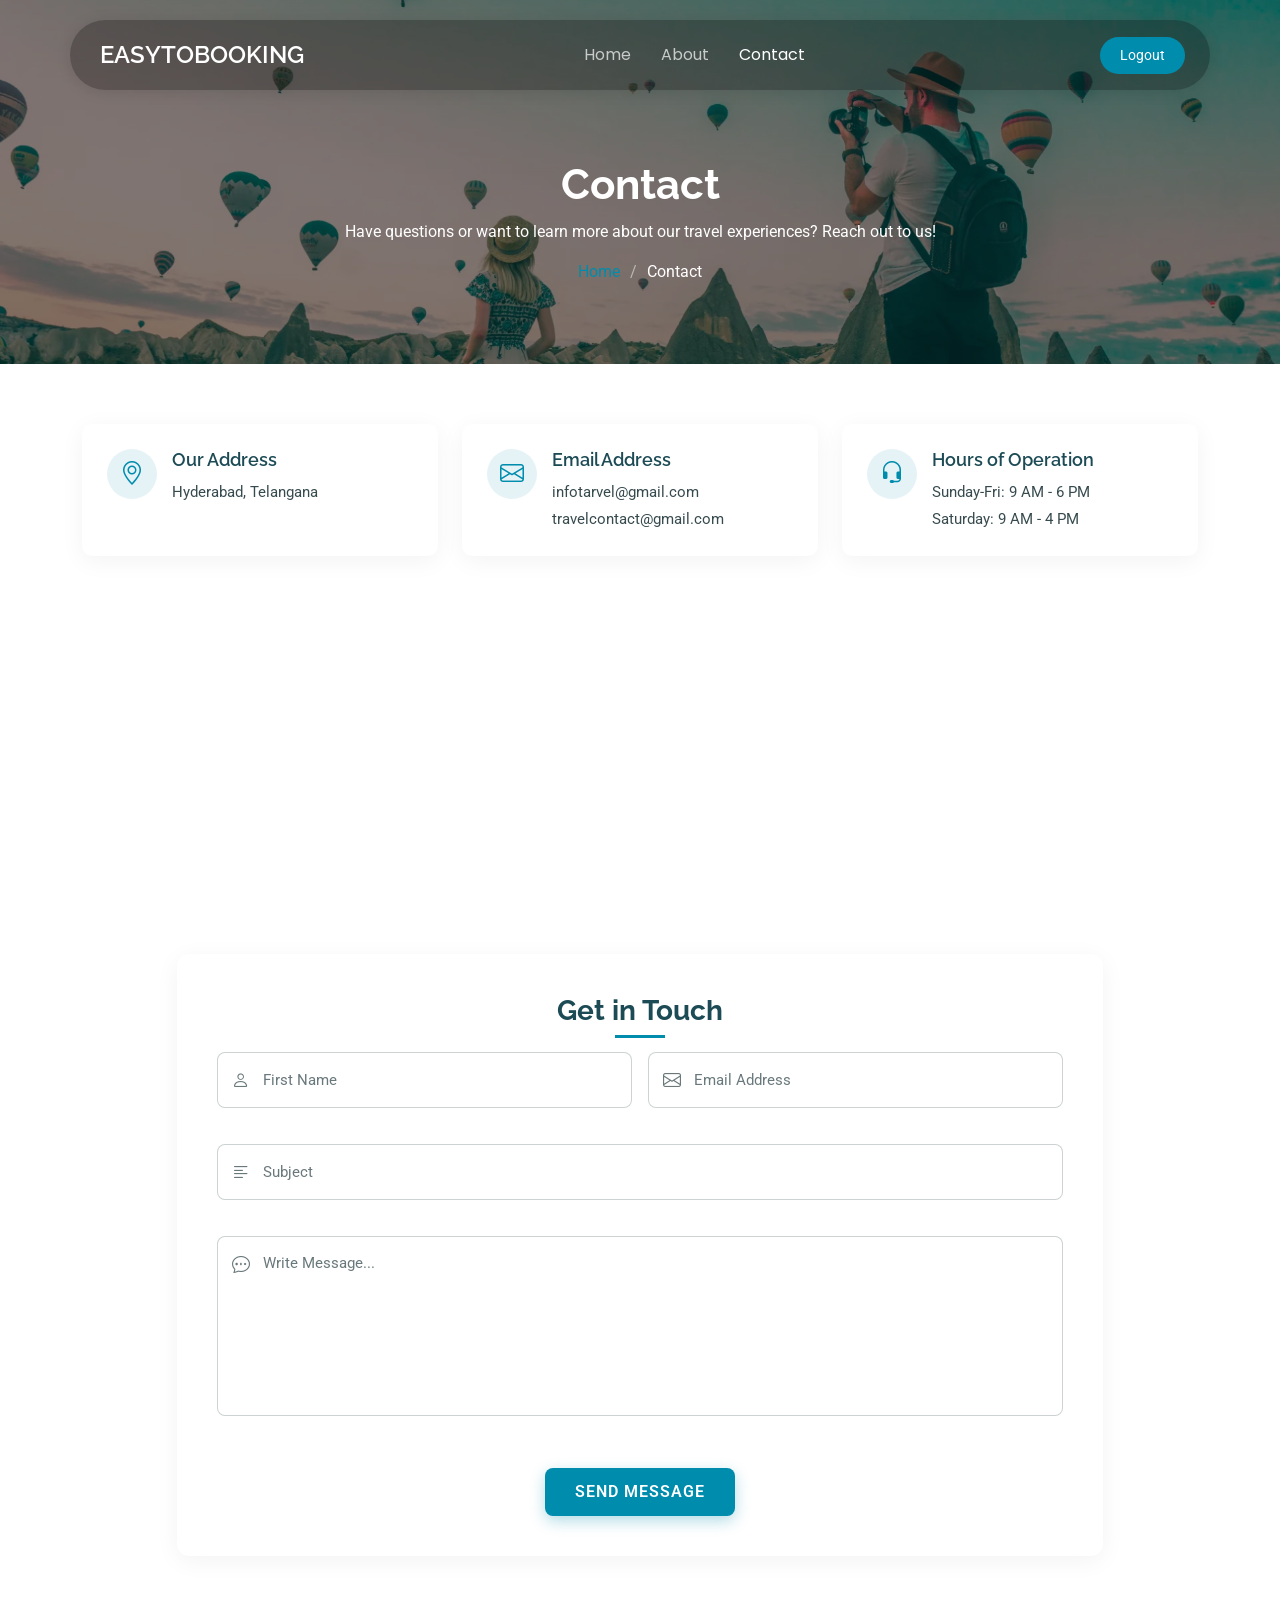
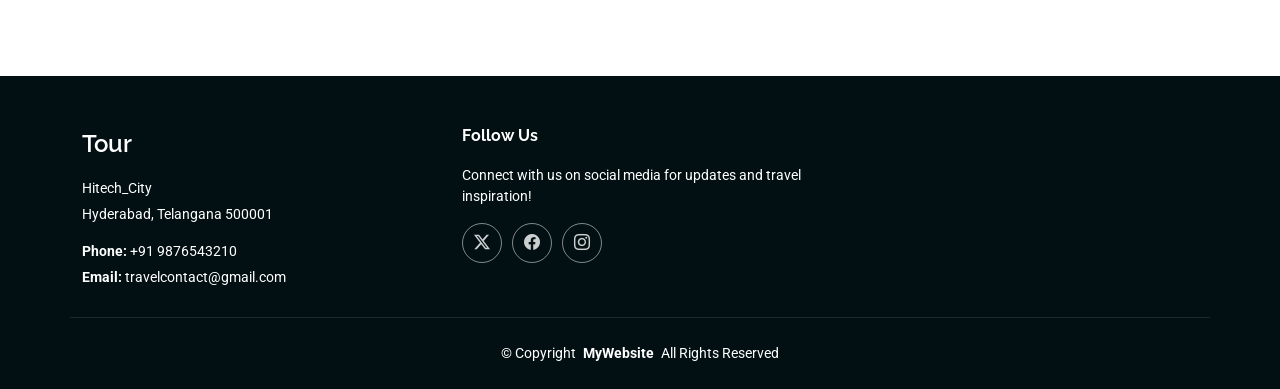
<file: contact.html>
<!DOCTYPE html>
<html lang="en">

<head>
  <meta charset="utf-8">
  <meta content="width=device-width, initial-scale=1.0" name="viewport">
  <title>Contact</title>
  <meta name="description" content="">
  <meta name="keywords" content="">


  <!-- Fonts -->
  <link href="https://fonts.googleapis.com" rel="preconnect">
  <link href="https://fonts.gstatic.com" rel="preconnect" crossorigin>
  <link href="https://fonts.googleapis.com/css2?family=Roboto:ital,wght@0,100;0,300;0,400;0,500;0,700;0,900;1,100;1,300;1,400;1,500;1,700;1,900&family=Poppins:ital,wght@0,100;0,200;0,300;0,400;0,500;0,600;0,700;0,800;0,900;1,100;1,200;1,300;1,400;1,500;1,600;1,700;1,800;1,900&family=Raleway:ital,wght@0,100;0,200;0,300;0,400;0,500;0,600;0,700;0,800;0,900;1,100;1,200;1,300;1,400;1,500;1,600;1,700;1,800;1,900&display=swap" rel="stylesheet">

  <!-- Vendor CSS Files -->
  <link href="assets/vendor/bootstrap/css/bootstrap.min.css" rel="stylesheet">
  <link href="assets/vendor/bootstrap-icons/bootstrap-icons.css" rel="stylesheet">
  <link href="assets/vendor/aos/aos.css" rel="stylesheet">
  <link href="assets/vendor/swiper/swiper-bundle.min.css" rel="stylesheet">
  <link href="assets/vendor/glightbox/css/glightbox.min.css" rel="stylesheet">

  <!-- Main CSS File -->
  <link href="assets/css/main.css" rel="stylesheet">

  <!-- =======================================================
  * Template Name: Tour
  * Template URL: https://bootstrapmade.com/tour-bootstrap-travel-website-template/
  * Updated: Jul 01 2025 with Bootstrap v5.3.7
  * Author: BootstrapMade.com
  * License: https://bootstrapmade.com/license/
  ======================================================== -->
</head>

<body class="contact-page">

  <header id="header" class="header d-flex align-items-center fixed-top">
    <div class="header-container container-fluid container-xl position-relative d-flex align-items-center justify-content-between">

      <a href="index.html" class="logo d-flex align-items-center me-auto me-xl-0">
        <!-- Uncomment the line below if you also wish to use an image logo -->
        <!-- <img src="assets/img/logo.webp" alt=""> -->
        <h1 class="btn-grtstarted">EasyToBooking</h1>
      </a>

      <nav id="navmenu" class="navmenu">
        <ul>
          <li><a href="index.html">Home</a></li>
          <li><a href="about.html">About</a></li>
          <li><a href="contact.html" class="active">Contact</a></li>
        </ul>
        <i class="mobile-nav-toggle d-xl-none bi bi-list"></i>
      </nav>

      <a class="btn-getstarted" href="login.html">Logout</a>

    </div>
  </header>

  <main class="main">

    <!-- Page Title -->
    <div class="page-title dark-background" data-aos="fade" style="background-image: url(assets/img/travel/showcase-8.webp);">
      <div class="container position-relative">
        <h1>Contact</h1>
        <p>Have questions or want to learn more about our travel experiences? Reach out to us!</p>
        <nav class="breadcrumbs">
          <ol>
            <li><a href="index.html">Home</a></li>
            <li class="current">Contact</li>
          </ol>
        </nav>
      </div>
    </div><!-- End Page Title -->

    <!-- Contact Section -->
    <section id="contact" class="contact section">

      <div class="container" data-aos="fade-up" data-aos-delay="100">

        <!-- Contact Info Boxes -->
        <div class="row gy-4 mb-5">
          <div class="col-lg-4" data-aos="fade-up" data-aos-delay="100">
            <div class="contact-info-box">
              <div class="icon-box">
                <i class="bi bi-geo-alt"></i>
              </div>
              <div class="info-content">
                <h4>Our Address</h4>
                <p>Hyderabad, Telangana</p>
              </div>
            </div>
          </div>

          <div class="col-lg-4" data-aos="fade-up" data-aos-delay="200">
            <div class="contact-info-box">
              <div class="icon-box">
                <i class="bi bi-envelope"></i>
              </div>
              <div class="info-content">
                <h4>Email Address</h4>
                <p>infotarvel@gmail.com</p>
                <p>travelcontact@gmail.com</p>
              </div>
            </div>
          </div>

          <div class="col-lg-4" data-aos="fade-up" data-aos-delay="300">
            <div class="contact-info-box">
              <div class="icon-box">
                <i class="bi bi-headset"></i>
              </div>
              <div class="info-content">
                <h4>Hours of Operation</h4>
                <p>Sunday-Fri: 9 AM - 6 PM</p>
                <p>Saturday: 9 AM - 4 PM</p>
              </div>
            </div>
          </div>
        </div>

      </div>
      <div class="map-section" data-aos="fade-up" data-aos-delay="200">
        <div class="map-section">
          <iframe src="https://www.google.com/maps?q=Hyderabad&t=&z=13&ie=UTF8&iwloc=&output=embed" width="100%"    height="450"    style="border:0;"    allowfullscreen=""    loading="lazy"    referrerpolicy="no-referrer-when-downgrade">  </iframe>
        </div>

      </div>

      <!-- Contact Form Section (Overlapping) -->
      <div class="container form-container-overlap">
        <div class="row justify-content-center" data-aos="fade-up" data-aos-delay="300">
          <div class="col-lg-10">
            <div class="contact-form-wrapper">
              <h2 class="text-center mb-4">Get in Touch</h2>

              <form action="forms/contact.php" method="post" class="php-email-form">
                <div class="row g-3">
                  <div class="col-md-6">
                    <div class="form-group">
                      <div class="input-with-icon">
                        <i class="bi bi-person"></i>
                        <input type="text" class="form-control" name="name" placeholder="First Name" required="">
                      </div>
                    </div>
                  </div>

                  <div class="col-md-6">
                    <div class="form-group">
                      <div class="input-with-icon">
                        <i class="bi bi-envelope"></i>
                        <input type="email" class="form-control" name="email" placeholder="Email Address" required="">
                      </div>
                    </div>
                  </div>

                  <div class="col-md-12">
                    <div class="form-group">
                      <div class="input-with-icon">
                        <i class="bi bi-text-left"></i>
                        <input type="text" class="form-control" name="subject" placeholder="Subject" required="">
                      </div>
                    </div>
                  </div>

                  <div class="col-12">
                    <div class="form-group">
                      <div class="input-with-icon">
                        <i class="bi bi-chat-dots message-icon"></i>
                        <textarea class="form-control" name="message" placeholder="Write Message..." style="height: 180px" required=""></textarea>
                      </div>
                    </div>
                  </div>

                  <div class="col-12">
                    <div class="loading">Loading</div>
                    <div class="error-message"></div>
                    <div class="sent-message">Your message has been sent. Thank you!</div>
                  </div>

                  <div class="col-12 text-center">
                    <button type="submit" class="btn btn-primary btn-submit">SEND MESSAGE</button>
                  </div>
                </div>
              </form>
            </div>
          </div>
        </div>

      </div>

    </section><!-- /Contact Section -->

  </main>

  <footer id="footer" class="footer position-relative dark-background">

    <div class="container footer-top">
      <div class="row gy-4">
        <div class="col-lg-4 col-md-6 footer-about">
          <a href="index.html" class="d-flex align-items-center">
            <span class="sitename">Tour</span>
          </a>
          <div class="footer-contact pt-3">
            <p>Hitech_City</p>
            <p>Hyderabad, Telangana 500001</p>
            <p class="mt-3"><strong>Phone:</strong> <span>+91 9876543210</span></p>
            <p><strong>Email:</strong> <span>travelcontact@gmail.com</span></p>
          </div>
        </div>


        <div class="col-lg-4 col-md-12">
          <h4>Follow Us</h4>
          <p>Connect with us on social media for updates and travel inspiration!</p>
          <div class="social-links d-flex">
            <a href=""><i class="bi bi-twitter-x"></i></a>
            <a href=""><i class="bi bi-facebook"></i></a>
            <a href=""><i class="bi bi-instagram"></i></a>
          </div>
        </div>

      </div>
    </div>

    <div class="container copyright text-center mt-4">
      <p>© <span>Copyright</span> <strong class="px-1 sitename">MyWebsite</strong> <span>All Rights Reserved</span></p>
    </div>

  </footer>

  <!-- Scroll Top -->
  <a href="#" id="scroll-top" class="scroll-top d-flex align-items-center justify-content-center"><i class="bi bi-arrow-up-short"></i></a>

  <!-- Preloader -->
  <div id="preloader"></div>

  <!-- Vendor JS Files -->
  <script src="assets/vendor/bootstrap/js/bootstrap.bundle.min.js"></script>
  <script src="assets/vendor/php-email-form/validate.js"></script>
  <script src="assets/vendor/aos/aos.js"></script>
  <script src="assets/vendor/purecounter/purecounter_vanilla.js"></script>
  <script src="assets/vendor/swiper/swiper-bundle.min.js"></script>
  <script src="assets/vendor/isotope-layout/isotope.pkgd.min.js"></script>
  <script src="assets/vendor/imagesloaded/imagesloaded.pkgd.min.js"></script>
  <script src="assets/vendor/glightbox/js/glightbox.min.js"></script>

  <!-- Main JS File -->
  <script src="assets/js/main.js"></script>

</body>

</html>
</file>
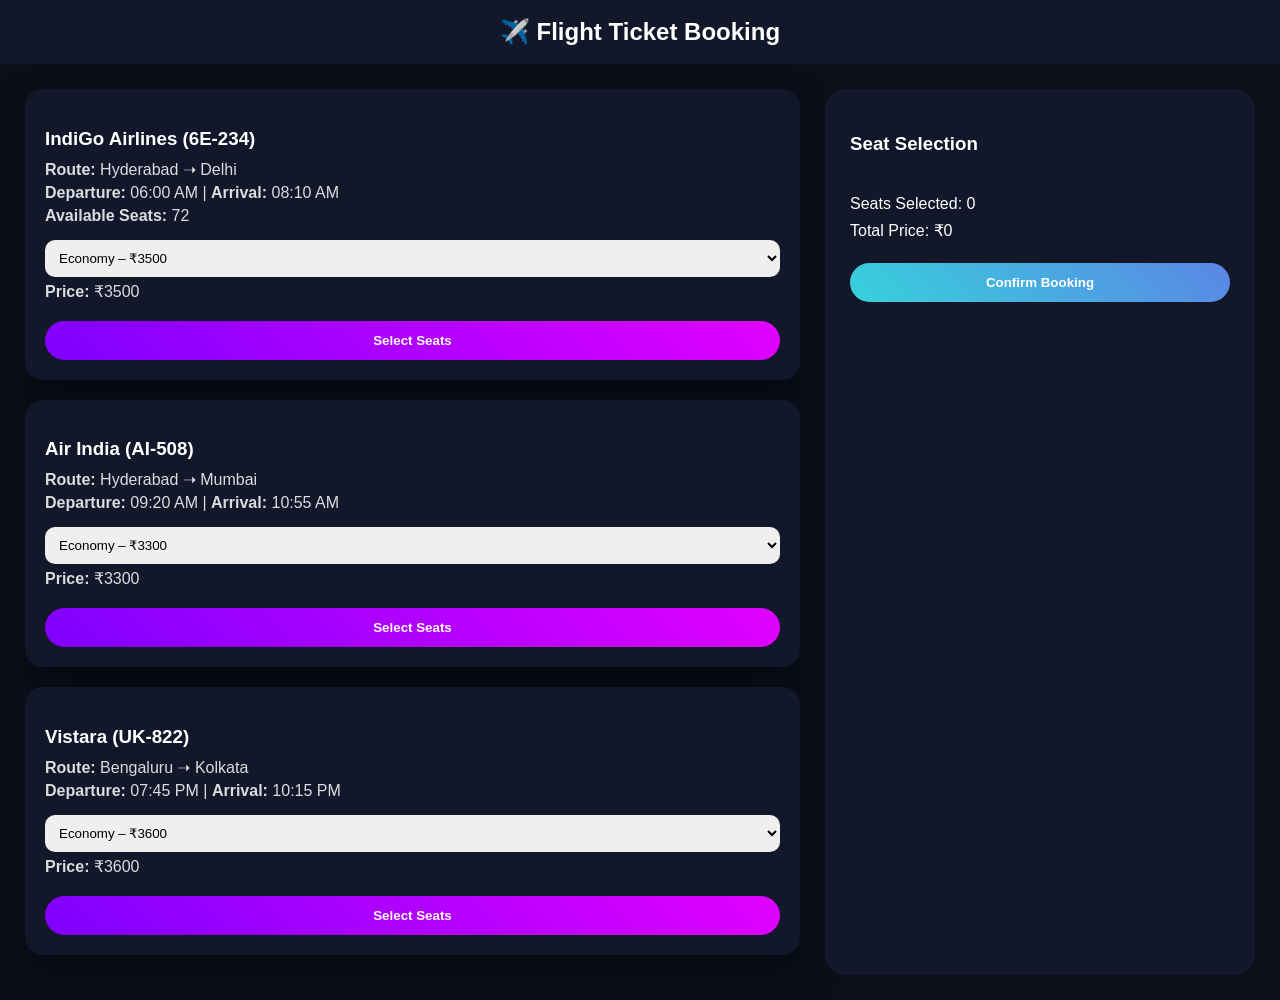
<file: flightbooking.html>
<!DOCTYPE html>
<html lang="en">
<head>
<meta charset="UTF-8">
<title>Flight Booking</title>
<meta name="viewport" content="width=device-width, initial-scale=1.0">

<style>

*{
box-sizing:border-box;
}

body{
margin:0;
font-family:Poppins, sans-serif;
background:#0b0f1a;
color:#fff;
}

.header{
padding:18px;
background:#12172a;
text-align:center;
font-size:1.5rem;
font-weight:600;
}

/* MAIN LAYOUT */

.container{
display:flex;
gap:25px;
padding:25px;
}

/* LEFT SIDE */

.flight-list{
width:65%;
}

.flight-card{
background:#12172a;
padding:20px;
border-radius:18px;
margin-bottom:20px;
box-shadow:0 20px 40px rgba(0,0,0,0.4);
}

.flight-card h3{
margin-bottom:10px;
}

.flight-card p{
opacity:0.85;
margin:5px 0;
}

.flight-card select{
width:100%;
padding:10px;
margin-top:10px;
border-radius:10px;
border:none;
}

.flight-card button{
margin-top:15px;
width:100%;
padding:12px;
border:none;
border-radius:25px;
background:linear-gradient(45deg,#7f00ff,#e100ff);
color:#fff;
font-weight:600;
cursor:pointer;
}

/* RIGHT SIDE */

.seat-box{
width:35%;
background:#12172a;
padding:25px;
border-radius:20px;
position:sticky;
top:20px;
}

/* SEATS GRID */

.seats{
display:grid;
grid-template-columns:repeat(6,55px);
gap:10px;
margin-top:20px;
justify-content:center;
}

.seat{
width:55px;
height:55px;
background:#1e2542;
border-radius:6px;
display:flex;
align-items:center;
justify-content:center;
cursor:pointer;
font-size:14px;
}

.seat.selected{
background:#7f00ff;
}

.seat.booked{
background:#555;
cursor:not-allowed;
}

/* SUMMARY */

.summary{
margin-top:20px;
}

.summary p{
margin:8px 0;
}

.pay-btn{
margin-top:15px;
padding:12px;
width:100%;
border:none;
border-radius:25px;
background:linear-gradient(45deg,#36d1dc,#5b86e5);
color:#fff;
font-weight:600;
cursor:pointer;
}

/* -------- TABLET -------- */

@media (max-width:1024px){

.container{
flex-direction:column;
}

.flight-list{
width:100%;
}

.seat-box{
width:100%;
position:relative;
}

.seats{
grid-template-columns:repeat(6,50px);
}

.seat{
width:50px;
height:50px;
}

}

/* -------- MOBILE -------- */

@media (max-width:600px){

.header{
font-size:1.3rem;
}

.container{
padding:15px;
gap:20px;
}

.flight-card{
padding:15px;
}

.seats{
grid-template-columns:repeat(4,45px);
gap:10px;
}

.seat{
width:45px;
height:45px;
font-size:12px;
}

.pay-btn{
padding:11px;
}

}

</style>
</head>

<body>

<div class="header">✈️ Flight Ticket Booking</div>

<div class="container">

<!-- LEFT -->

<div class="flight-list">

<div class="flight-card">
<h3>IndiGo Airlines (6E-234)</h3>
<p><b>Route:</b> Hyderabad ➝ Delhi</p>
<p><b>Departure:</b> 06:00 AM | <b>Arrival:</b> 08:10 AM</p>
<p><b>Available Seats:</b> 72</p>

<select onchange="updatePrice(this)">
<option value="3500">Economy – ₹3500</option>
<option value="6200">Premium Economy – ₹6200</option>
<option value="9500">Business – ₹9500</option>
</select>

<p><b>Price:</b> ₹<span class="price">3500</span></p>
<button onclick="showSeats('IndiGo 6E-234')">Select Seats</button>
</div>

<div class="flight-card">
<h3>Air India (AI-508)</h3>
<p><b>Route:</b> Hyderabad ➝ Mumbai</p>
<p><b>Departure:</b> 09:20 AM | <b>Arrival:</b> 10:55 AM</p>

<select onchange="updatePrice(this)">
<option value="3300">Economy – ₹3300</option>
<option value="5900">Premium Economy – ₹5900</option>
<option value="8800">Business – ₹8800</option>
</select>

<p><b>Price:</b> ₹<span class="price">3300</span></p>
<button onclick="showSeats('Air India AI-508')">Select Seats</button>
</div>

<div class="flight-card">
<h3>Vistara (UK-822)</h3>
<p><b>Route:</b> Bengaluru ➝ Kolkata</p>
<p><b>Departure:</b> 07:45 PM | <b>Arrival:</b> 10:15 PM</p>

<select onchange="updatePrice(this)">
<option value="3600">Economy – ₹3600</option>
<option value="6400">Premium Economy – ₹6400</option>
<option value="9800">Business – ₹9800</option>
</select>

<p><b>Price:</b> ₹<span class="price">3600</span></p>
<button onclick="showSeats('Vistara UK-822')">Select Seats</button>
</div>

</div>

<!-- RIGHT -->

<div class="seat-box">

<h3>Seat Selection</h3>

<div class="seats" id="seats"></div>

<div class="summary">
<p>Seats Selected: <span id="count">0</span></p>
<p>Total Price: ₹<span id="total">0</span></p>
</div>

<button class="pay-btn" onclick="bookFlight()">Confirm Booking</button>

</div>

</div>

<script>

const seatsDiv=document.getElementById("seats");
const countEl=document.getElementById("count");
const totalEl=document.getElementById("total");

let selectedSeats=[];
let currentSeatPrice=0;
let selectedFlight="";

function updatePrice(selectBox){

currentSeatPrice=parseInt(selectBox.value);

selectBox.parentElement.querySelector(".price").innerText=currentSeatPrice;

updateSummary();

}

function showSeats(flight){

if(currentSeatPrice===0){

alert("Select class first");

return;

}

selectedFlight=flight;

selectedSeats=[];

seatsDiv.innerHTML="";

let rows=["A","B","C","D","E","F"];

let seatNo=1;

for(let i=1;i<=24;i++){

let seat=document.createElement("div");

seat.className="seat";

seat.innerText=seatNo+rows[(i-1)%6];

if(Math.random()<0.25) seat.classList.add("booked");

seat.onclick=()=>{

if(seat.classList.contains("booked")) return;

seat.classList.toggle("selected");

selectedSeats.includes(seat.innerText)

? selectedSeats=selectedSeats.filter(s=>s!==seat.innerText)

: selectedSeats.push(seat.innerText);

updateSummary();

};

seatsDiv.appendChild(seat);

if(i%6===0) seatNo++;

}

}

function updateSummary(){

countEl.innerText=selectedSeats.length;

totalEl.innerText=selectedSeats.length*currentSeatPrice;

}

function bookFlight(){

if(selectedSeats.length===0){

alert("Please select at least one seat");

return;

}

localStorage.setItem("serviceType","Flight");

localStorage.setItem("name",selectedFlight);

localStorage.setItem("seats",selectedSeats.join(", "));

localStorage.setItem("total",selectedSeats.length*currentSeatPrice);

window.location.href="payment.html";

}

</script>

</body>
</html>
</file>
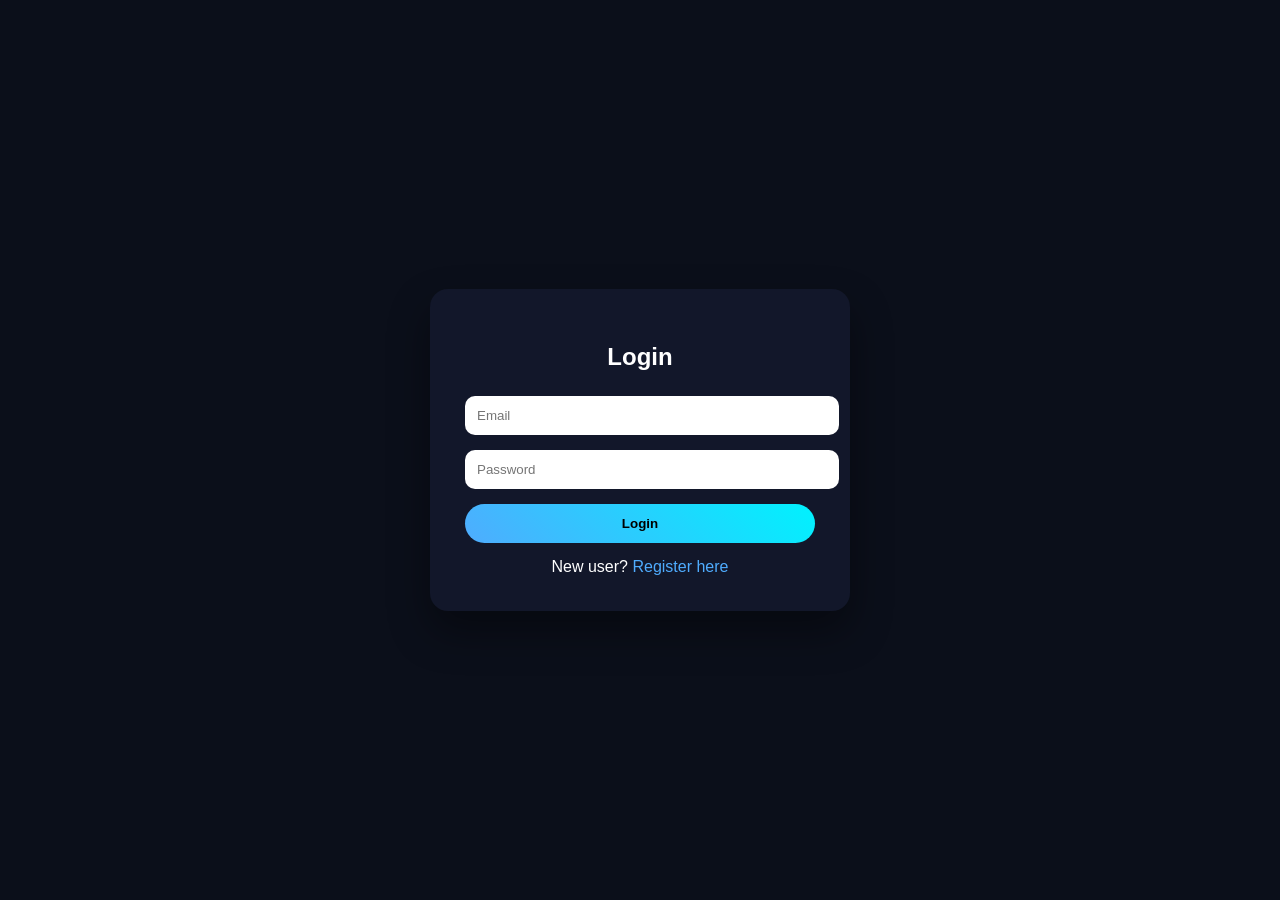
<file: login.html>
<!DOCTYPE html>
<html lang="en">
<head>
<meta charset="UTF-8">
<title>Login</title>
<meta name="viewport" content="width=device-width, initial-scale=1.0">

<style>
body{
  margin:0;
  font-family:Poppins, sans-serif;
  background:#0b0f1a;
  display:flex;
  justify-content:center;
  align-items:center;
  height:100vh;
  color:#fff;
}

.auth-box{
  background:#12172a;
  padding:35px;
  width:350px;
  border-radius:18px;
  box-shadow:0 20px 40px rgba(0,0,0,0.4);
}

.auth-box h2{
  text-align:center;
  margin-bottom:25px;
}

.auth-box input{
  width:100%;
  padding:12px;
  margin-bottom:15px;
  border:none;
  border-radius:10px;
  outline:none;
}

.auth-box button{
  width:100%;
  padding:12px;
  border:none;
  border-radius:25px;
  background:linear-gradient(45deg,#4facfe,#00f2fe);
  font-weight:600;
  cursor:pointer;
}

.switch{
  text-align:center;
  margin-top:15px;
}

.switch a{
  color:#4facfe;
  text-decoration:none;
}
</style>
</head>

<body>

<div class="auth-box">
  <h2>Login</h2>

  <input type="email" placeholder="Email" required>
  <input type="password" placeholder="Password" required>

  <button onclick="login()">Login</button>

  <div class="switch">
    New user? <a href="register.html">Register here</a>
  </div>
</div>

<script>
function login(){
  alert("Login successful (demo)");
}
</script>

</body>
</html>
</file>
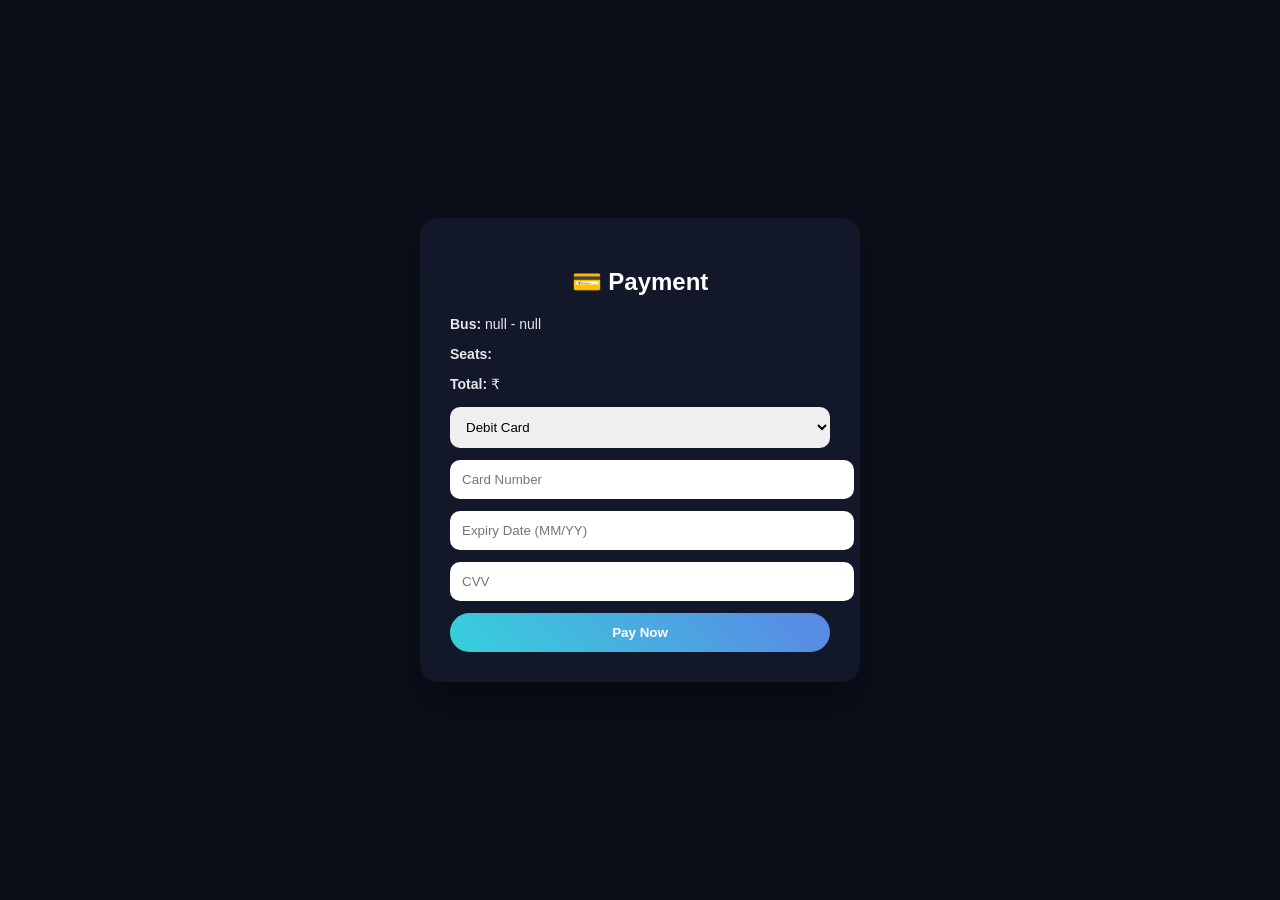
<file: payment.html>
<!DOCTYPE html>
<html lang="en">
<head>
<meta charset="UTF-8">
<title>Payment</title>
<meta name="viewport" content="width=device-width, initial-scale=1.0">

<style>
body{
  margin:0;
  font-family:Poppins, sans-serif;
  background:#0b0f1a;
  color:#fff;
  display:flex;
  justify-content:center;
  align-items:center;
  height:100vh;
}

.pay-box{
  background:#12172a;
  padding:30px;
  width:380px;
  border-radius:18px;
  box-shadow:0 20px 40px rgba(0,0,0,0.4);
}

.pay-box h2{
  text-align:center;
  margin-bottom:20px;
}

input, select{
  width:100%;
  padding:12px;
  margin-bottom:12px;
  border:none;
  border-radius:10px;
}

.pay-btn{
  width:100%;
  padding:12px;
  border:none;
  border-radius:25px;
  background:linear-gradient(45deg,#36d1dc,#5b86e5);
  color:#fff;
  font-weight:600;
  cursor:pointer;
}

.summary{
  margin-bottom:15px;
  font-size:14px;
  opacity:0.9;
}
</style>
</head>

<body>

<div class="pay-box">
  <h2>💳 Payment</h2>

  <div class="summary">
    <p><b>Bus:</b> <span id="bus"></span></p>
    <p><b>Seats:</b> <span id="seats"></span></p>
    <p><b>Total:</b> ₹<span id="total"></span></p>
  </div>

  <select id="paymentType" onchange="togglePayment()">
    <option value="card">Debit Card</option>
    <option value="upi">UPI</option>
  </select>

  <!-- CARD -->
  <div id="card">
    <input type="text" placeholder="Card Number">
    <input type="text" placeholder="Expiry Date (MM/YY)">
    <input type="password" placeholder="CVV">
  </div>

  <!-- UPI -->
  <div id="upi" style="display:none;">
    <select>
      <option>PhonePe</option>
      <option>Google Pay</option>
      <option>Paytm</option>
    </select>
    <input type="text" placeholder="UPI ID">
  </div>

  <button class="pay-btn" onclick="pay()">Pay Now</button>
</div>

<script>
document.getElementById("bus").innerText =
  localStorage.getItem("serviceType") + " - " + localStorage.getItem("name");

document.getElementById("seats").innerText = localStorage.getItem("seats");
document.getElementById("total").innerText = localStorage.getItem("total");


function togglePayment(){
  let type = document.getElementById("paymentType").value;
  document.getElementById("card").style.display = type === "card" ? "block" : "none";
  document.getElementById("upi").style.display = type === "upi" ? "block" : "none";
}

function pay(){
  window.location.href = "success.html";
}
</script>

</body>
</html>
</file>
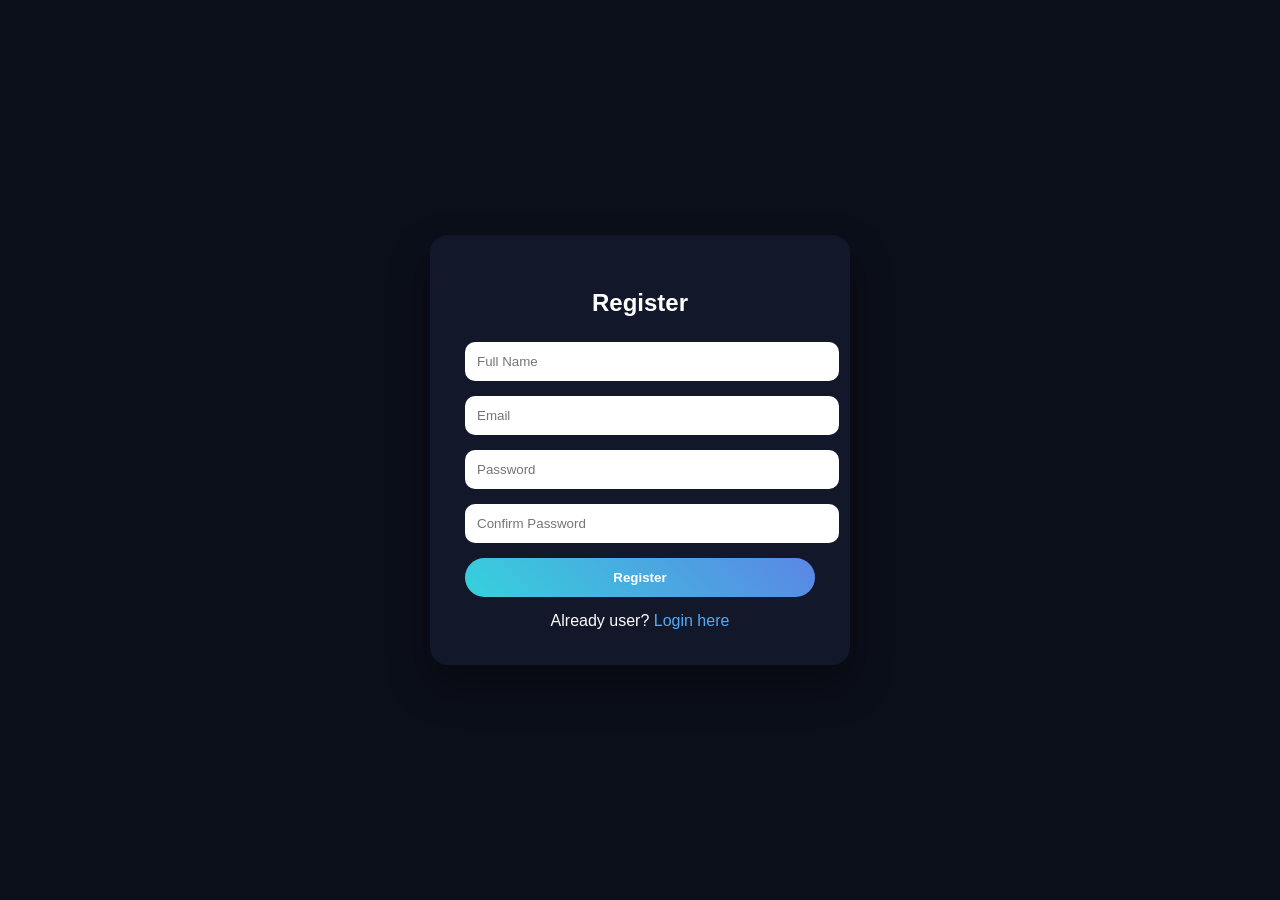
<file: register.html>
<!DOCTYPE html>
<html lang="en">
<head>
<meta charset="UTF-8">
<title>Register</title>
<meta name="viewport" content="width=device-width, initial-scale=1.0">

<style>
body{
  margin:0;
  font-family:Poppins, sans-serif;
  background:#0b0f1a;
  display:flex;
  justify-content:center;
  align-items:center;
  height:100vh;
  color:#fff;
}

.auth-box{
  background:#12172a;
  padding:35px;
  width:350px;
  border-radius:18px;
  box-shadow:0 20px 40px rgba(0,0,0,0.4);
}

.auth-box h2{
  text-align:center;
  margin-bottom:25px;
}

.auth-box input{
  width:100%;
  padding:12px;
  margin-bottom:15px;
  border:none;
  border-radius:10px;
  outline:none;
}

.auth-box button{
  width:100%;
  padding:12px;
  border:none;
  border-radius:25px;
  background:linear-gradient(45deg,#36d1dc,#5b86e5);
  color:#fff;
  font-weight:600;
  cursor:pointer;
}

.switch{
  text-align:center;
  margin-top:15px;
}

.switch a{
  color:#4facfe;
  text-decoration:none;
}
</style>
</head>

<body>

<div class="auth-box">
  <h2>Register</h2>

  <input type="text" placeholder="Full Name" required>
  <input type="email" placeholder="Email" required>
  <input type="password" placeholder="Password" required>
  <input type="password" placeholder="Confirm Password" required>

  <button onclick="register()">Register</button>

  <div class="switch">
    Already user? <a href="login.html">Login here</a>
  </div>
</div>

<script>
function register(){
  alert("Registration successful (demo)");
}
</script>

</body>
</html>
</file>
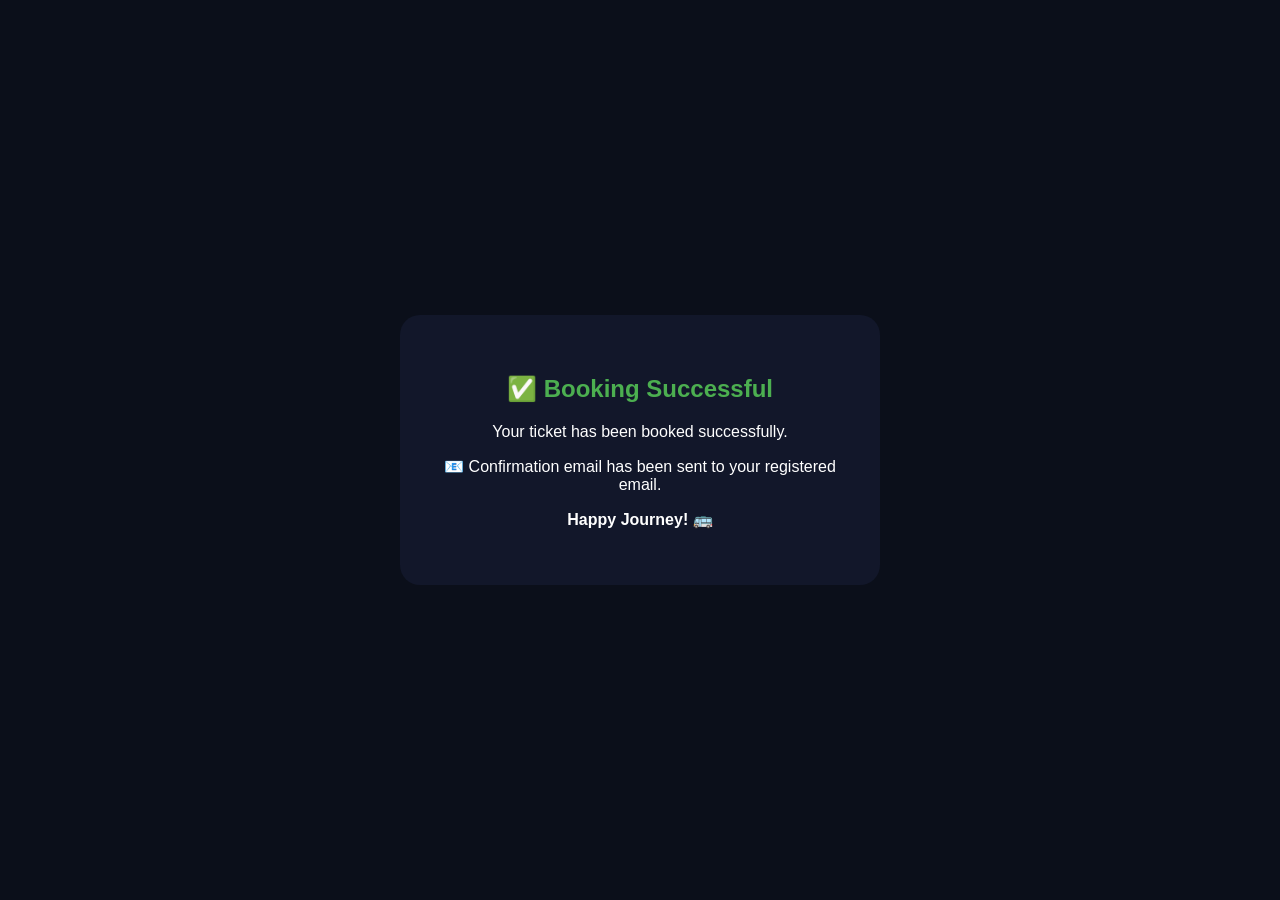
<file: success.html>
<!DOCTYPE html>
<html lang="en">
<head>
<meta charset="UTF-8">
<title>Booking Successful</title>
<meta name="viewport" content="width=device-width, initial-scale=1.0">

<style>
body{
  margin:0;
  font-family:Poppins, sans-serif;
  background:#0b0f1a;
  color:#fff;
  display:flex;
  justify-content:center;
  align-items:center;
  height:100vh;
  text-align:center;
}

.success{
  background:#12172a;
  padding:40px;
  border-radius:20px;
  width:400px;
}

.success h2{
  color:#4caf50;
}
</style>
</head>

<body>

<div class="success">
  <h2>✅ Booking Successful</h2>
  <p>Your <span id="serviceType"></span> ticket has been booked successfully.</p>
  <p>📧 Confirmation email has been sent to your registered email.</p>
  <p><b>Happy Journey!</b> 🚌</p>
</div>

</body>
</html>
</file>
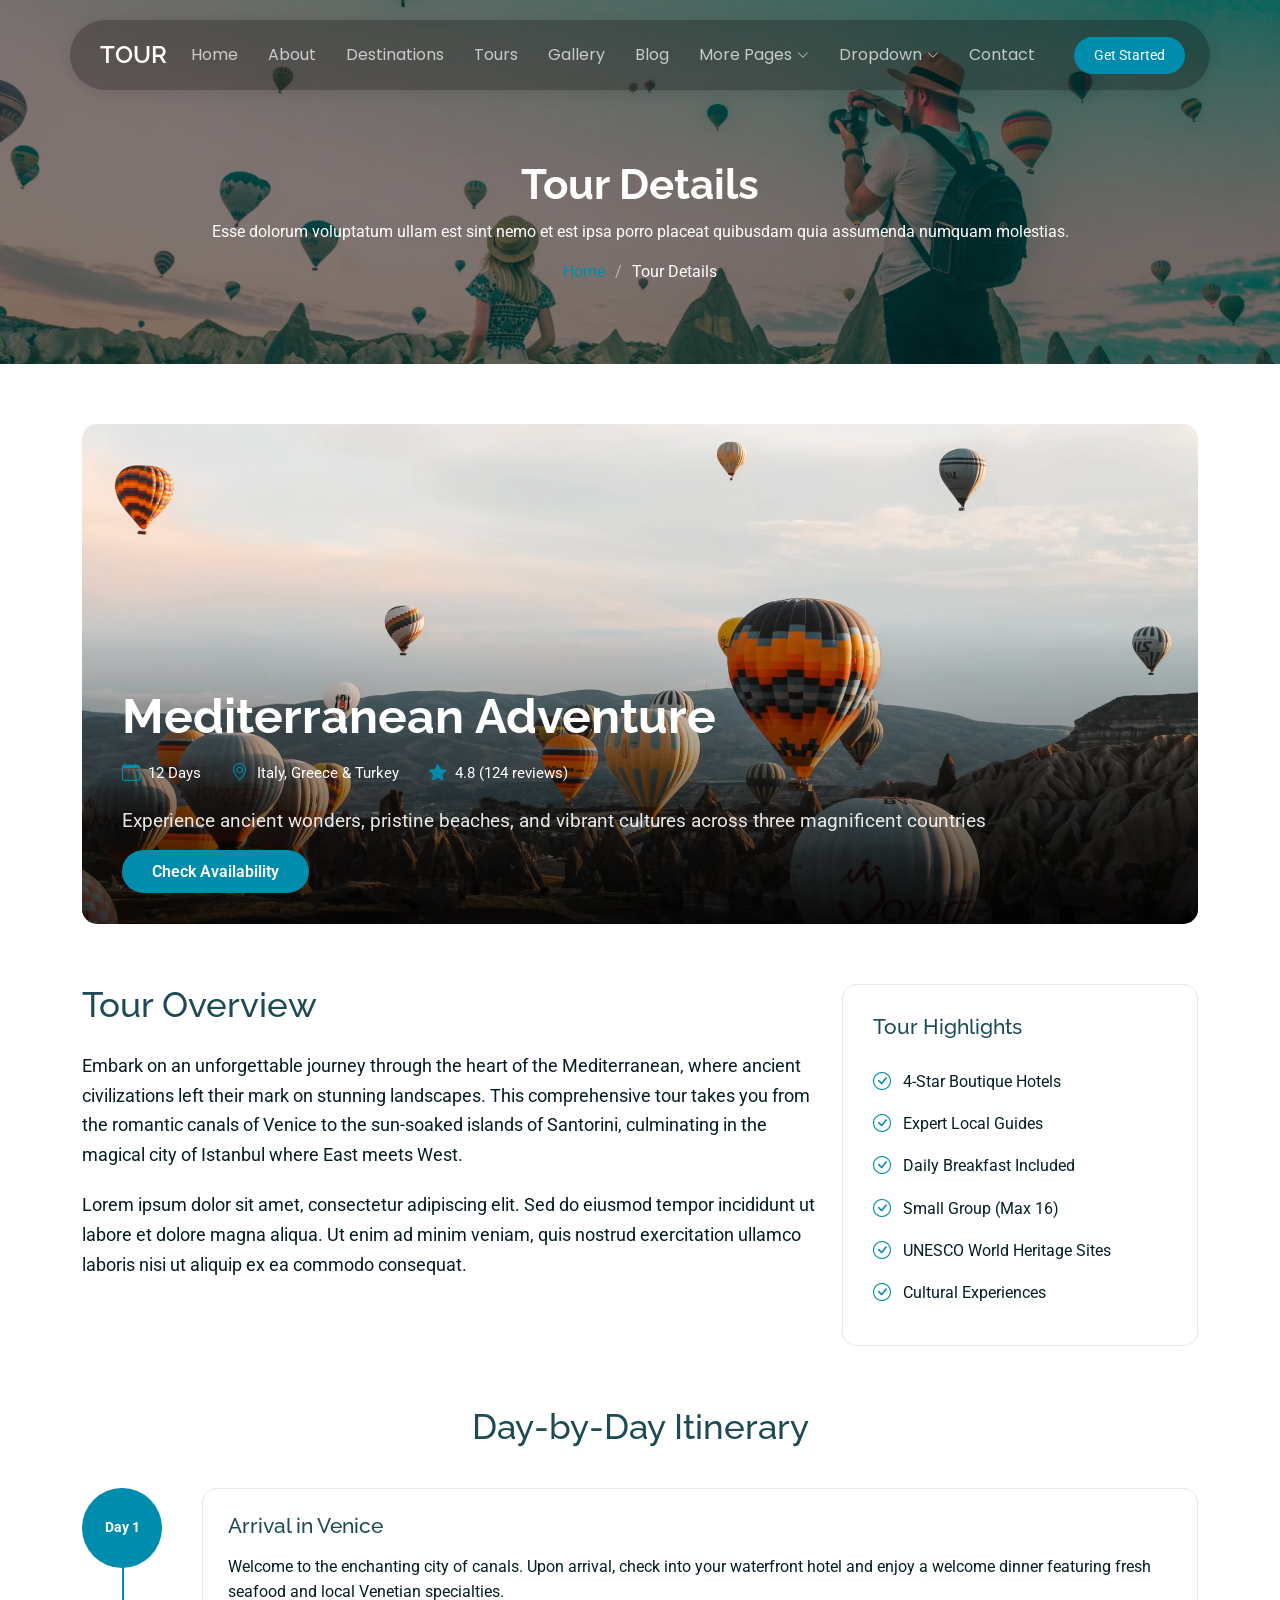
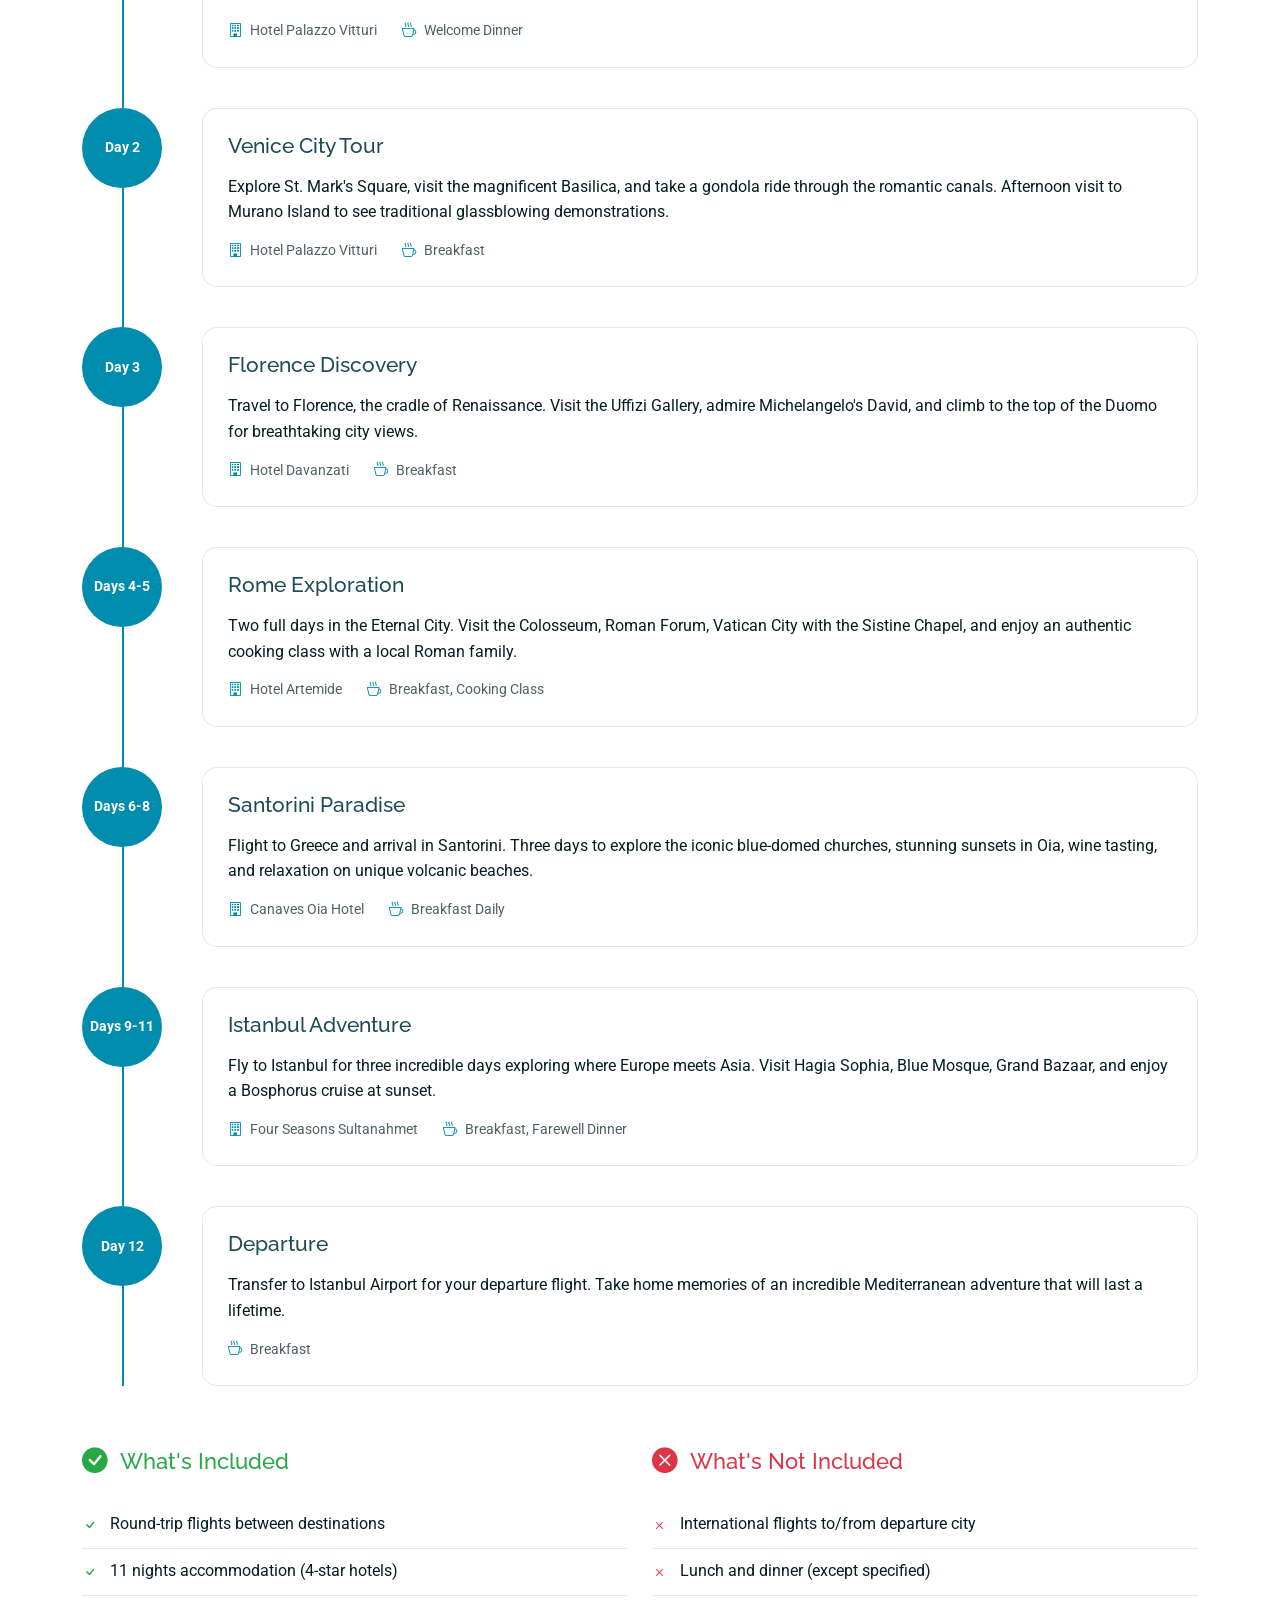
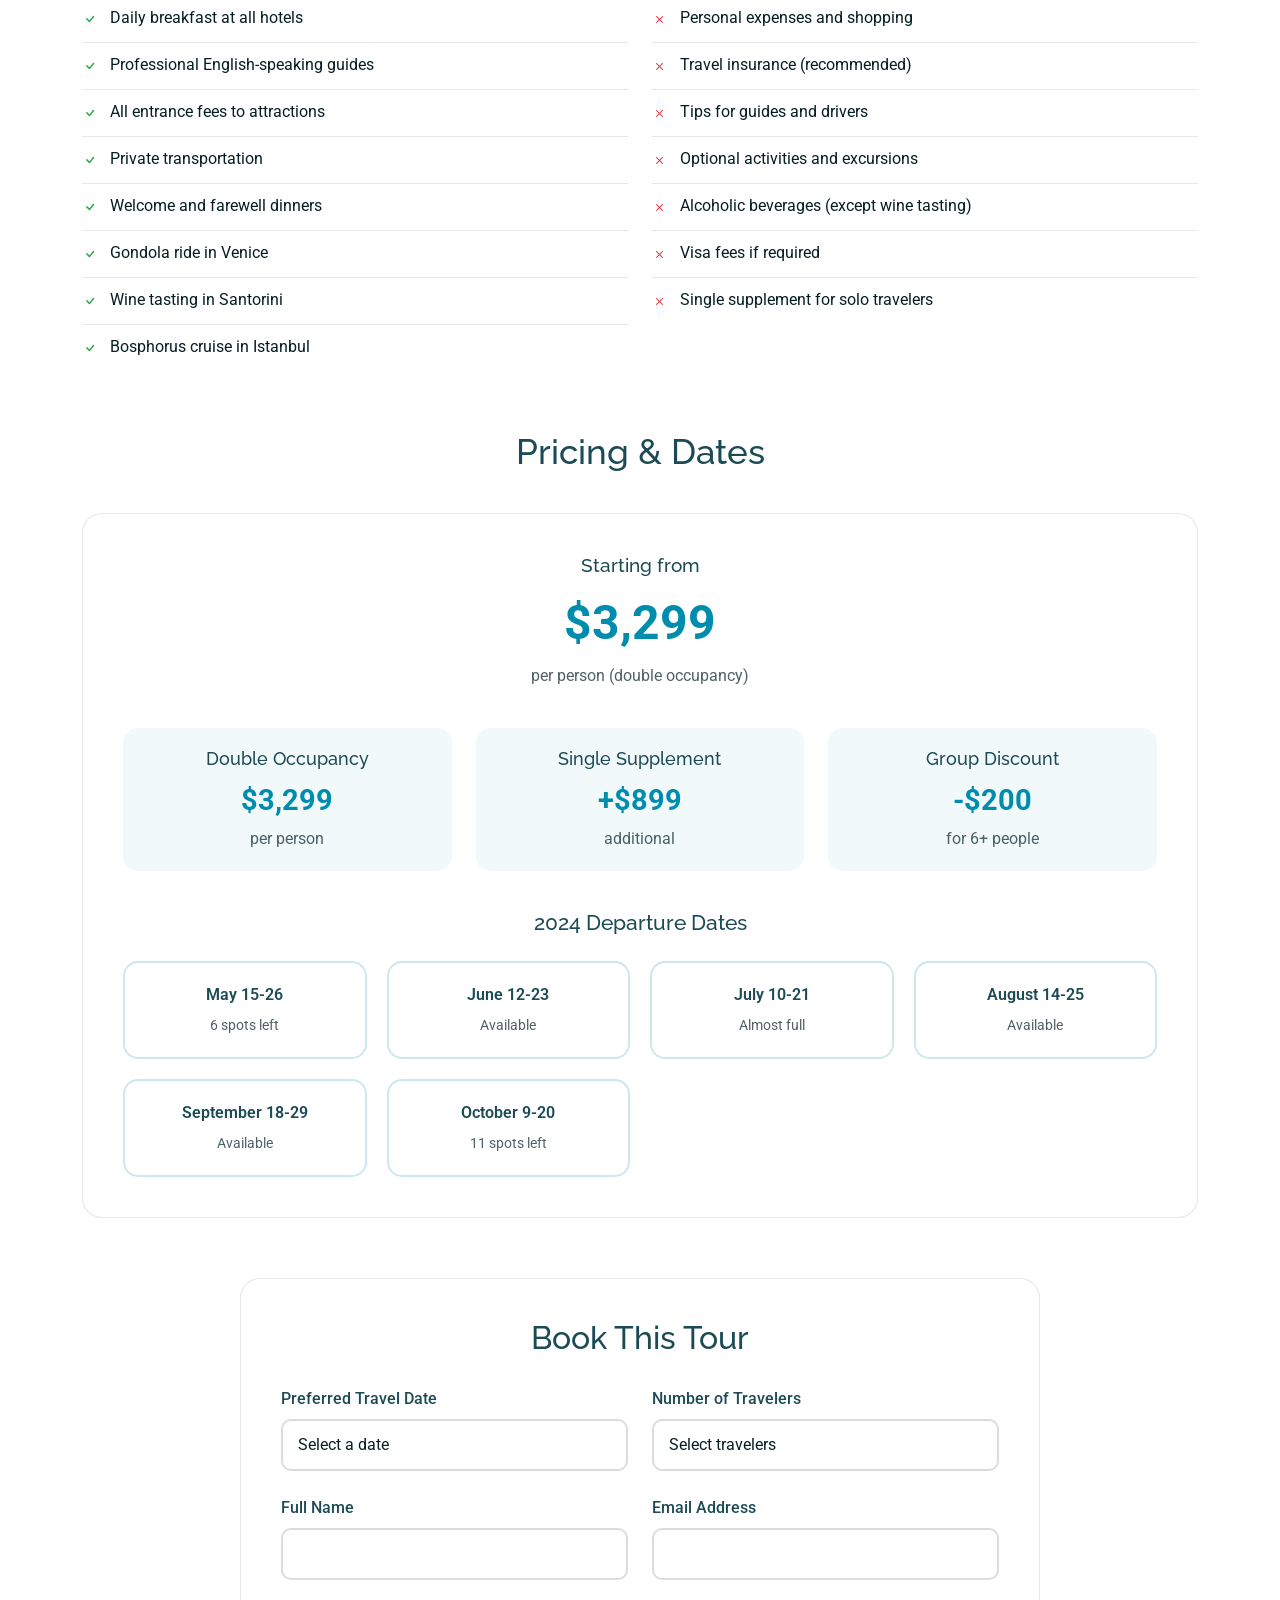
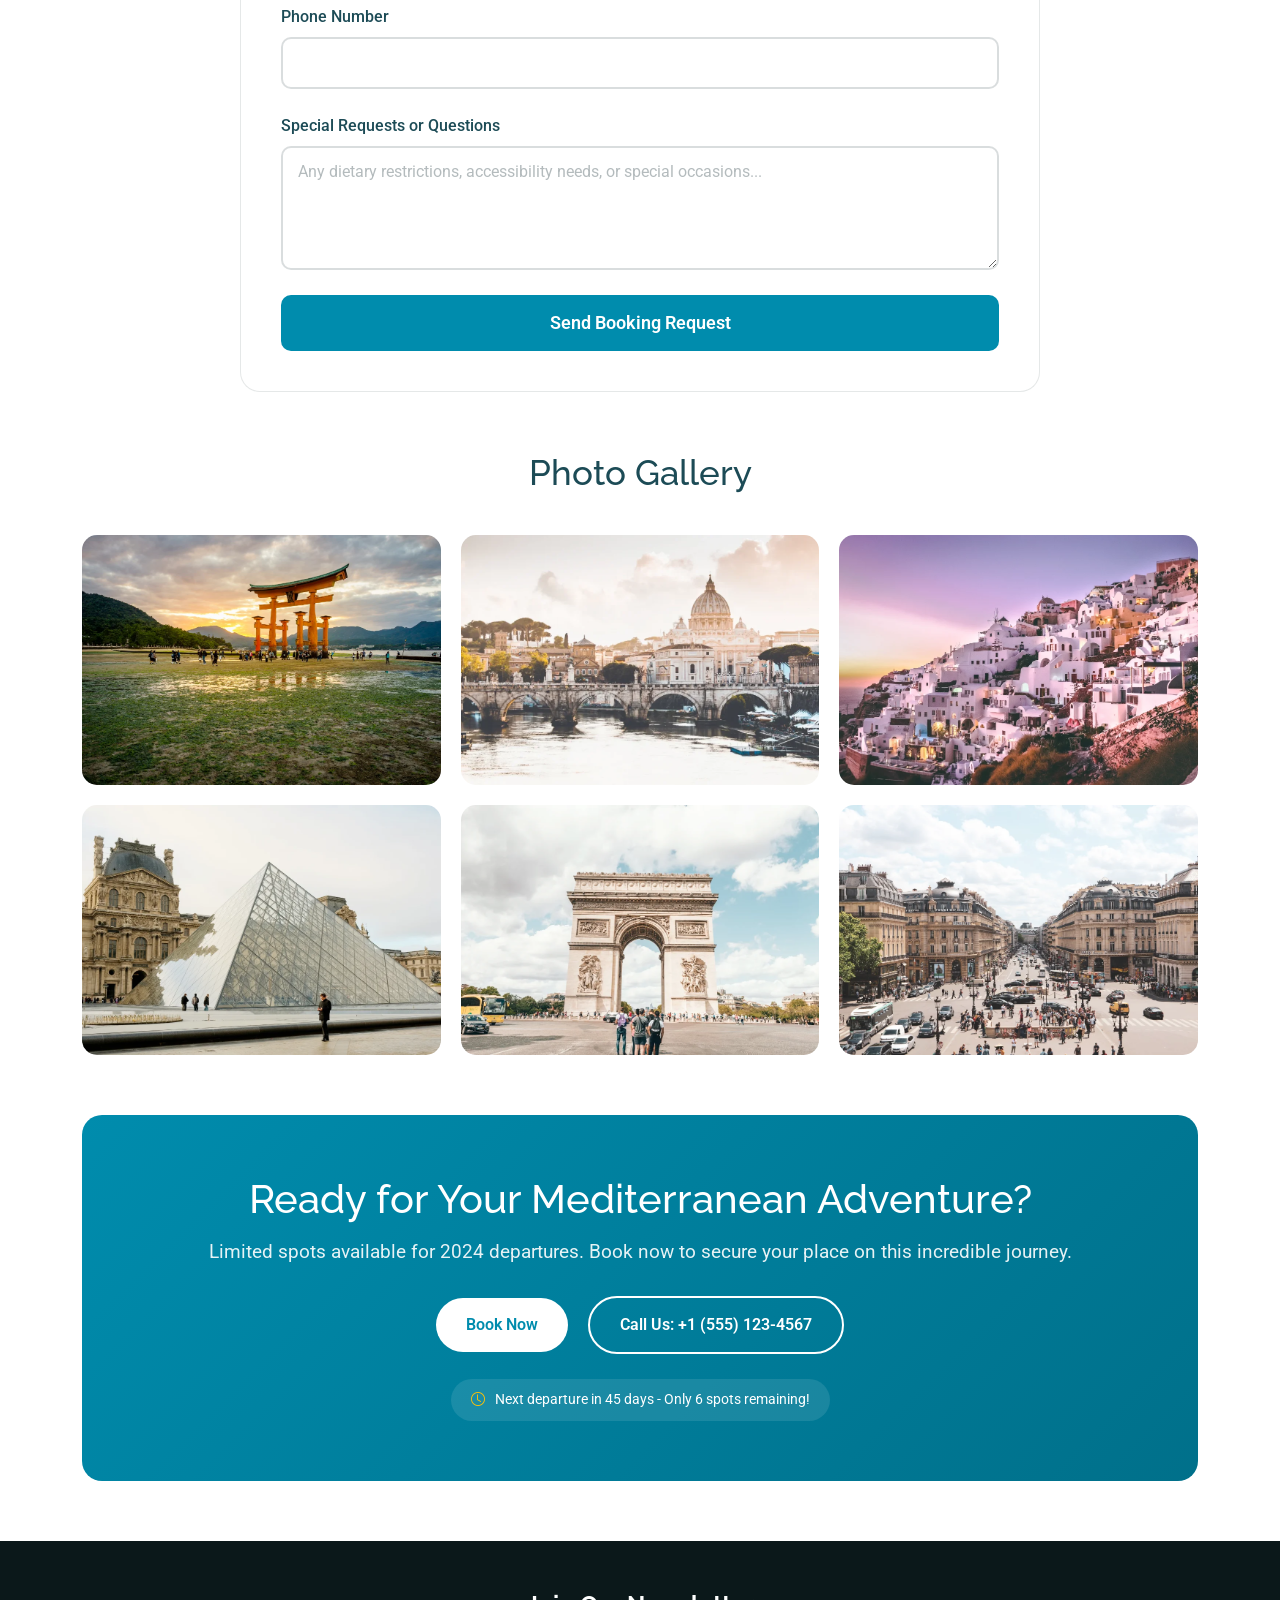
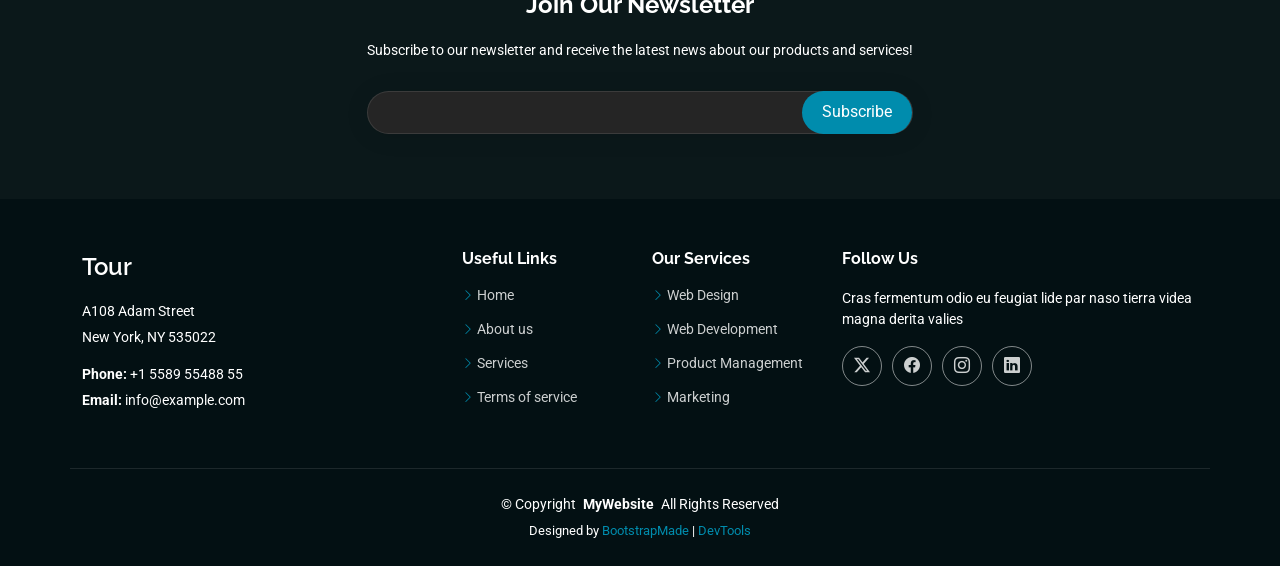
<file: tour-details.html>
<!DOCTYPE html>
<html lang="en">

<head>
  <meta charset="utf-8">
  <meta content="width=device-width, initial-scale=1.0" name="viewport">
  <title>Tour Details - Tour Bootstrap Template</title>
  <meta name="description" content="">
  <meta name="keywords" content="">

  <!-- Favicons -->
  <link href="assets/img/favicon.png" rel="icon">
  <link href="assets/img/apple-touch-icon.png" rel="apple-touch-icon">

  <!-- Fonts -->
  <link href="https://fonts.googleapis.com" rel="preconnect">
  <link href="https://fonts.gstatic.com" rel="preconnect" crossorigin>
  <link href="https://fonts.googleapis.com/css2?family=Roboto:ital,wght@0,100;0,300;0,400;0,500;0,700;0,900;1,100;1,300;1,400;1,500;1,700;1,900&family=Poppins:ital,wght@0,100;0,200;0,300;0,400;0,500;0,600;0,700;0,800;0,900;1,100;1,200;1,300;1,400;1,500;1,600;1,700;1,800;1,900&family=Raleway:ital,wght@0,100;0,200;0,300;0,400;0,500;0,600;0,700;0,800;0,900;1,100;1,200;1,300;1,400;1,500;1,600;1,700;1,800;1,900&display=swap" rel="stylesheet">

  <!-- Vendor CSS Files -->
  <link href="assets/vendor/bootstrap/css/bootstrap.min.css" rel="stylesheet">
  <link href="assets/vendor/bootstrap-icons/bootstrap-icons.css" rel="stylesheet">
  <link href="assets/vendor/aos/aos.css" rel="stylesheet">
  <link href="assets/vendor/swiper/swiper-bundle.min.css" rel="stylesheet">
  <link href="assets/vendor/glightbox/css/glightbox.min.css" rel="stylesheet">

  <!-- Main CSS File -->
  <link href="assets/css/main.css" rel="stylesheet">

  <!-- =======================================================
  * Template Name: Tour
  * Template URL: https://bootstrapmade.com/tour-bootstrap-travel-website-template/
  * Updated: Jul 01 2025 with Bootstrap v5.3.7
  * Author: BootstrapMade.com
  * License: https://bootstrapmade.com/license/
  ======================================================== -->
</head>

<body class="tour-details-page">

  <header id="header" class="header d-flex align-items-center fixed-top">
    <div class="header-container container-fluid container-xl position-relative d-flex align-items-center justify-content-between">

      <a href="index.html" class="logo d-flex align-items-center me-auto me-xl-0">
        <!-- Uncomment the line below if you also wish to use an image logo -->
        <!-- <img src="assets/img/logo.webp" alt=""> -->
        <h1 class="sitename">Tour</h1>
      </a>

      <nav id="navmenu" class="navmenu">
        <ul>
          <li><a href="index.html">Home</a></li>
          <li><a href="about.html">About</a></li>
          <li><a href="destinations.html">Destinations</a></li>
          <li><a href="tours.html">Tours</a></li>
          <li><a href="gallery.html">Gallery</a></li>
          <li><a href="blog.html">Blog</a></li>
          <li class="dropdown"><a href="#"><span>More Pages</span> <i class="bi bi-chevron-down toggle-dropdown"></i></a>
            <ul>
              <li><a href="destination-details.html">Destination Details</a></li>
              <li><a href="tour-details.html" class="active">Tour Details</a></li>
              <li><a href="booking.html">Booking</a></li>
              <li><a href="testimonials">Testimonials</a></li>
              <li><a href="faq.html">Frequently Asked Questions</a></li>
              <li><a href="blog-details.html">Blog Details</a></li>
              <li><a href="terms.html">Terms</a></li>
              <li><a href="privacy.html">Privacy</a></li>
              <li><a href="404.html">404</a></li>
            </ul>
          </li>
          <li class="dropdown"><a href="#"><span>Dropdown</span> <i class="bi bi-chevron-down toggle-dropdown"></i></a>
            <ul>
              <li><a href="#">Dropdown 1</a></li>
              <li class="dropdown"><a href="#"><span>Deep Dropdown</span> <i class="bi bi-chevron-down toggle-dropdown"></i></a>
                <ul>
                  <li><a href="#">Deep Dropdown 1</a></li>
                  <li><a href="#">Deep Dropdown 2</a></li>
                  <li><a href="#">Deep Dropdown 3</a></li>
                  <li><a href="#">Deep Dropdown 4</a></li>
                  <li><a href="#">Deep Dropdown 5</a></li>
                </ul>
              </li>
              <li><a href="#">Dropdown 2</a></li>
              <li><a href="#">Dropdown 3</a></li>
              <li><a href="#">Dropdown 4</a></li>
            </ul>
          </li>
          <li><a href="contact.html">Contact</a></li>
        </ul>
        <i class="mobile-nav-toggle d-xl-none bi bi-list"></i>
      </nav>

      <a class="btn-getstarted" href="destiantios.html">Get Started</a>

    </div>
  </header>

  <main class="main">

    <!-- Page Title -->
    <div class="page-title dark-background" data-aos="fade" style="background-image: url(assets/img/travel/showcase-8.webp);">
      <div class="container position-relative">
        <h1>Tour Details</h1>
        <p>Esse dolorum voluptatum ullam est sint nemo et est ipsa porro placeat quibusdam quia assumenda numquam molestias.</p>
        <nav class="breadcrumbs">
          <ol>
            <li><a href="index.html">Home</a></li>
            <li class="current">Tour Details</li>
          </ol>
        </nav>
      </div>
    </div><!-- End Page Title -->

    <!-- Travel Tour Details Section -->
    <section id="travel-tour-details" class="travel-tour-details section">

      <div class="container" data-aos="fade-up" data-aos-delay="100">

        <!-- Hero Section -->
        <div class="tour-hero">
          <div class="hero-image-wrapper">
            <img src="assets/img/travel/showcase-9.webp" alt="Mediterranean Adventure Tour" class="img-fluid w-100">
            <div class="hero-overlay">
              <div class="hero-content">
                <h1>Mediterranean Adventure</h1>
                <div class="hero-meta">
                  <span class="duration"><i class="bi bi-calendar"></i> 12 Days</span>
                  <span class="destination"><i class="bi bi-geo-alt"></i> Italy, Greece &amp; Turkey</span>
                  <span class="rating"><i class="bi bi-star-fill"></i> 4.8 (124 reviews)</span>
                </div>
                <p class="hero-tagline">Experience ancient wonders, pristine beaches, and vibrant cultures across three magnificent countries</p>
                <a href="#booking" class="btn-book">Check Availability</a>
              </div>
            </div>
          </div>
        </div>

        <!-- Tour Overview -->
        <div class="tour-overview" data-aos="fade-up" data-aos-delay="200">
          <div class="row">
            <div class="col-lg-8">
              <h2>Tour Overview</h2>
              <p>Embark on an unforgettable journey through the heart of the Mediterranean, where ancient civilizations left their mark on stunning landscapes. This comprehensive tour takes you from the romantic canals of Venice to the sun-soaked islands of Santorini, culminating in the magical city of Istanbul where East meets West.</p>
              <p>Lorem ipsum dolor sit amet, consectetur adipiscing elit. Sed do eiusmod tempor incididunt ut labore et dolore magna aliqua. Ut enim ad minim veniam, quis nostrud exercitation ullamco laboris nisi ut aliquip ex ea commodo consequat.</p>
            </div>
            <div class="col-lg-4">
              <div class="tour-highlights">
                <h3>Tour Highlights</h3>
                <ul>
                  <li><i class="bi bi-check-circle"></i> 4-Star Boutique Hotels</li>
                  <li><i class="bi bi-check-circle"></i> Expert Local Guides</li>
                  <li><i class="bi bi-check-circle"></i> Daily Breakfast Included</li>
                  <li><i class="bi bi-check-circle"></i> Small Group (Max 16)
                  </li>
                  <li><i class="bi bi-check-circle"></i> UNESCO World Heritage Sites</li>
                  <li><i class="bi bi-check-circle"></i> Cultural Experiences</li>
                </ul>
              </div>
            </div>
          </div>
        </div>

        <!-- Itinerary -->
        <div class="tour-itinerary" data-aos="fade-up" data-aos-delay="300">
          <h2>Day-by-Day Itinerary</h2>
          <div class="itinerary-timeline">

            <div class="itinerary-item">
              <div class="day-number">Day 1</div>
              <div class="day-content">
                <h4>Arrival in Venice</h4>
                <p>Welcome to the enchanting city of canals. Upon arrival, check into your waterfront hotel and enjoy a welcome dinner featuring fresh seafood and local Venetian specialties.</p>
                <div class="day-details">
                  <span class="accommodation"><i class="bi bi-building"></i> Hotel Palazzo Vitturi</span>
                  <span class="meals"><i class="bi bi-cup-hot"></i> Welcome Dinner</span>
                </div>
              </div>
            </div>

            <div class="itinerary-item">
              <div class="day-number">Day 2</div>
              <div class="day-content">
                <h4>Venice City Tour</h4>
                <p>Explore St. Mark's Square, visit the magnificent Basilica, and take a gondola ride through the romantic canals. Afternoon visit to Murano Island to see traditional glassblowing demonstrations.</p>
                <div class="day-details">
                  <span class="accommodation"><i class="bi bi-building"></i> Hotel Palazzo Vitturi</span>
                  <span class="meals"><i class="bi bi-cup-hot"></i> Breakfast</span>
                </div>
              </div>
            </div>

            <div class="itinerary-item">
              <div class="day-number">Day 3</div>
              <div class="day-content">
                <h4>Florence Discovery</h4>
                <p>Travel to Florence, the cradle of Renaissance. Visit the Uffizi Gallery, admire Michelangelo's David, and climb to the top of the Duomo for breathtaking city views.</p>
                <div class="day-details">
                  <span class="accommodation"><i class="bi bi-building"></i> Hotel Davanzati</span>
                  <span class="meals"><i class="bi bi-cup-hot"></i> Breakfast</span>
                </div>
              </div>
            </div>

            <div class="itinerary-item">
              <div class="day-number">Days 4-5</div>
              <div class="day-content">
                <h4>Rome Exploration</h4>
                <p>Two full days in the Eternal City. Visit the Colosseum, Roman Forum, Vatican City with the Sistine Chapel, and enjoy an authentic cooking class with a local Roman family.</p>
                <div class="day-details">
                  <span class="accommodation"><i class="bi bi-building"></i> Hotel Artemide</span>
                  <span class="meals"><i class="bi bi-cup-hot"></i> Breakfast, Cooking Class</span>
                </div>
              </div>
            </div>

            <div class="itinerary-item">
              <div class="day-number">Days 6-8</div>
              <div class="day-content">
                <h4>Santorini Paradise</h4>
                <p>Flight to Greece and arrival in Santorini. Three days to explore the iconic blue-domed churches, stunning sunsets in Oia, wine tasting, and relaxation on unique volcanic beaches.</p>
                <div class="day-details">
                  <span class="accommodation"><i class="bi bi-building"></i> Canaves Oia Hotel</span>
                  <span class="meals"><i class="bi bi-cup-hot"></i> Breakfast Daily</span>
                </div>
              </div>
            </div>

            <div class="itinerary-item">
              <div class="day-number">Days 9-11</div>
              <div class="day-content">
                <h4>Istanbul Adventure</h4>
                <p>Fly to Istanbul for three incredible days exploring where Europe meets Asia. Visit Hagia Sophia, Blue Mosque, Grand Bazaar, and enjoy a Bosphorus cruise at sunset.</p>
                <div class="day-details">
                  <span class="accommodation"><i class="bi bi-building"></i> Four Seasons Sultanahmet</span>
                  <span class="meals"><i class="bi bi-cup-hot"></i> Breakfast, Farewell Dinner</span>
                </div>
              </div>
            </div>

            <div class="itinerary-item">
              <div class="day-number">Day 12</div>
              <div class="day-content">
                <h4>Departure</h4>
                <p>Transfer to Istanbul Airport for your departure flight. Take home memories of an incredible Mediterranean adventure that will last a lifetime.</p>
                <div class="day-details">
                  <span class="meals"><i class="bi bi-cup-hot"></i> Breakfast</span>
                </div>
              </div>
            </div>

          </div>
        </div>

        <!-- Inclusions -->
        <div class="tour-inclusions" data-aos="fade-up" data-aos-delay="400">
          <div class="row">
            <div class="col-lg-6">
              <div class="included-section">
                <h3><i class="bi bi-check-circle-fill"></i> What's Included</h3>
                <ul class="inclusion-list included">
                  <li><i class="bi bi-check"></i> Round-trip flights between destinations</li>
                  <li><i class="bi bi-check"></i> 11 nights accommodation (4-star hotels)</li>
                  <li><i class="bi bi-check"></i> Daily breakfast at all hotels</li>
                  <li><i class="bi bi-check"></i> Professional English-speaking guides</li>
                  <li><i class="bi bi-check"></i> All entrance fees to attractions</li>
                  <li><i class="bi bi-check"></i> Private transportation</li>
                  <li><i class="bi bi-check"></i> Welcome and farewell dinners</li>
                  <li><i class="bi bi-check"></i> Gondola ride in Venice</li>
                  <li><i class="bi bi-check"></i> Wine tasting in Santorini</li>
                  <li><i class="bi bi-check"></i> Bosphorus cruise in Istanbul</li>
                </ul>
              </div>
            </div>
            <div class="col-lg-6">
              <div class="excluded-section">
                <h3><i class="bi bi-x-circle-fill"></i> What's Not Included</h3>
                <ul class="inclusion-list excluded">
                  <li><i class="bi bi-x"></i> International flights to/from departure city</li>
                  <li><i class="bi bi-x"></i> Lunch and dinner (except specified)</li>
                  <li><i class="bi bi-x"></i> Personal expenses and shopping</li>
                  <li><i class="bi bi-x"></i> Travel insurance (recommended)</li>
                  <li><i class="bi bi-x"></i> Tips for guides and drivers</li>
                  <li><i class="bi bi-x"></i> Optional activities and excursions</li>
                  <li><i class="bi bi-x"></i> Alcoholic beverages (except wine tasting)</li>
                  <li><i class="bi bi-x"></i> Visa fees if required</li>
                  <li><i class="bi bi-x"></i> Single supplement for solo travelers</li>
                </ul>
              </div>
            </div>
          </div>
        </div>

        <!-- Pricing -->
        <div class="tour-pricing" data-aos="fade-up" data-aos-delay="500">
          <h2>Pricing &amp; Dates</h2>
          <div class="pricing-table">
            <div class="pricing-header">
              <div class="price-item">
                <h3>Starting from</h3>
                <div class="price-amount">$3,299</div>
                <p>per person (double occupancy)</p>
              </div>
            </div>
            <div class="pricing-details">
              <div class="row">
                <div class="col-lg-4">
                  <div class="price-type">
                    <h4>Double Occupancy</h4>
                    <div class="price">$3,299</div>
                    <p>per person</p>
                  </div>
                </div>
                <div class="col-lg-4">
                  <div class="price-type">
                    <h4>Single Supplement</h4>
                    <div class="price">+$899</div>
                    <p>additional</p>
                  </div>
                </div>
                <div class="col-lg-4">
                  <div class="price-type">
                    <h4>Group Discount</h4>
                    <div class="price">-$200</div>
                    <p>for 6+ people</p>
                  </div>
                </div>
              </div>
            </div>
            <div class="available-dates">
              <h3>2024 Departure Dates</h3>
              <div class="dates-grid">
                <div class="date-option">
                  <div class="date">May 15-26</div>
                  <div class="availability">6 spots left</div>
                </div>
                <div class="date-option">
                  <div class="date">June 12-23</div>
                  <div class="availability">Available</div>
                </div>
                <div class="date-option">
                  <div class="date">July 10-21</div>
                  <div class="availability">Almost full</div>
                </div>
                <div class="date-option">
                  <div class="date">August 14-25</div>
                  <div class="availability">Available</div>
                </div>
                <div class="date-option">
                  <div class="date">September 18-29</div>
                  <div class="availability">Available</div>
                </div>
                <div class="date-option">
                  <div class="date">October 9-20</div>
                  <div class="availability">11 spots left</div>
                </div>
              </div>
            </div>
          </div>
        </div>

        <!-- Booking Form -->
        <div class="booking-section" id="booking" data-aos="fade-up" data-aos-delay="600">
          <div class="booking-card">
            <h2>Book This Tour</h2>
            <form action="forms/tour-booking.php" method="post" class="php-email-form">
              <div class="row">
                <div class="col-lg-6">
                  <div class="form-group">
                    <label for="travel-date">Preferred Travel Date</label>
                    <select name="date" id="travel-date" class="form-control" required="">
                      <option value="">Select a date</option>
                      <option value="May 15-26">May 15-26, 2024</option>
                      <option value="June 12-23">June 12-23, 2024</option>
                      <option value="July 10-21">July 10-21, 2024</option>
                      <option value="August 14-25">August 14-25, 2024</option>
                      <option value="September 18-29">September 18-29, 2024</option>
                      <option value="October 9-20">October 9-20, 2024</option>
                    </select>
                  </div>
                </div>
                <div class="col-lg-6">
                  <div class="form-group">
                    <label for="travelers">Number of Travelers</label>
                    <select name="travelers" id="travelers" class="form-control" required="">
                      <option value="">Select travelers</option>
                      <option value="1">1 Traveler</option>
                      <option value="2">2 Travelers</option>
                      <option value="3">3 Travelers</option>
                      <option value="4">4 Travelers</option>
                      <option value="5">5 Travelers</option>
                      <option value="6+">6+ Travelers</option>
                    </select>
                  </div>
                </div>
              </div>
              <div class="row">
                <div class="col-lg-6">
                  <div class="form-group">
                    <label for="name">Full Name</label>
                    <input type="text" name="name" id="name" class="form-control" required="">
                  </div>
                </div>
                <div class="col-lg-6">
                  <div class="form-group">
                    <label for="email">Email Address</label>
                    <input type="email" name="email" id="email" class="form-control" required="">
                  </div>
                </div>
              </div>
              <div class="form-group">
                <label for="phone">Phone Number</label>
                <input type="tel" name="phone" id="phone" class="form-control">
              </div>
              <div class="form-group">
                <label for="message">Special Requests or Questions</label>
                <textarea name="message" id="message" rows="4" class="form-control" placeholder="Any dietary restrictions, accessibility needs, or special occasions..."></textarea>
              </div>
              <div class="loading">Loading</div>
              <div class="error-message"></div>
              <div class="sent-message">Your booking request has been sent. We'll contact you within 24 hours!</div>
              <button type="submit" class="btn-submit">Send Booking Request</button>
            </form>
          </div>
        </div>

        <!-- Gallery -->
        <div class="tour-gallery" data-aos="fade-up" data-aos-delay="700">
          <h2>Photo Gallery</h2>
          <div class="gallery-grid">
            <div class="gallery-item">
              <a href="assets/img/travel/destination-1.webp" class="glightbox">
                <img src="assets/img/travel/destination-1.webp" alt="Venice Canals" class="img-fluid" loading="lazy">
              </a>
            </div>
            <div class="gallery-item">
              <a href="assets/img/travel/destination-2.webp" class="glightbox">
                <img src="assets/img/travel/destination-2.webp" alt="Florence Cathedral" class="img-fluid" loading="lazy">
              </a>
            </div>
            <div class="gallery-item">
              <a href="assets/img/travel/destination-3.webp" class="glightbox">
                <img src="assets/img/travel/destination-3.webp" alt="Roman Colosseum" class="img-fluid" loading="lazy">
              </a>
            </div>
            <div class="gallery-item">
              <a href="assets/img/travel/destination-4.webp" class="glightbox">
                <img src="assets/img/travel/destination-4.webp" alt="Santorini Sunset" class="img-fluid" loading="lazy">
              </a>
            </div>
            <div class="gallery-item">
              <a href="assets/img/travel/destination-5.webp" class="glightbox">
                <img src="assets/img/travel/destination-5.webp" alt="Hagia Sophia" class="img-fluid" loading="lazy">
              </a>
            </div>
            <div class="gallery-item">
              <a href="assets/img/travel/destination-6.webp" class="glightbox">
                <img src="assets/img/travel/destination-6.webp" alt="Mediterranean Cuisine" class="img-fluid" loading="lazy">
              </a>
            </div>
          </div>
        </div>

        <!-- Final CTA -->
        <div class="final-cta" data-aos="fade-up" data-aos-delay="1000">
          <div class="cta-content">
            <h2>Ready for Your Mediterranean Adventure?</h2>
            <p>Limited spots available for 2024 departures. Book now to secure your place on this incredible journey.</p>
            <div class="cta-actions">
              <a href="booking.html" class="btn-primary">Book Now</a>
              <a href="tel:+1-555-123-4567" class="btn-secondary">Call Us: +1 (555) 123-4567</a>
            </div>
            <div class="urgency-banner">
              <i class="bi bi-clock"></i>
              <span>Next departure in 45 days - Only 6 spots remaining!</span>
            </div>
          </div>
        </div>

      </div>

    </section><!-- /Travel Tour Details Section -->

  </main>

  <footer id="footer" class="footer position-relative dark-background">

    <div class="footer-newsletter">
      <div class="container">
        <div class="row justify-content-center text-center">
          <div class="col-lg-6">
            <h4>Join Our Newsletter</h4>
            <p>Subscribe to our newsletter and receive the latest news about our products and services!</p>
            <form action="forms/newsletter.php" method="post" class="php-email-form">
              <div class="newsletter-form"><input type="email" name="email"><input type="submit" value="Subscribe"></div>
              <div class="loading">Loading</div>
              <div class="error-message"></div>
              <div class="sent-message">Your subscription request has been sent. Thank you!</div>
            </form>
          </div>
        </div>
      </div>
    </div>

    <div class="container footer-top">
      <div class="row gy-4">
        <div class="col-lg-4 col-md-6 footer-about">
          <a href="index.html" class="d-flex align-items-center">
            <span class="sitename">Tour</span>
          </a>
          <div class="footer-contact pt-3">
            <p>A108 Adam Street</p>
            <p>New York, NY 535022</p>
            <p class="mt-3"><strong>Phone:</strong> <span>+1 5589 55488 55</span></p>
            <p><strong>Email:</strong> <span>info@example.com</span></p>
          </div>
        </div>

        <div class="col-lg-2 col-md-3 footer-links">
          <h4>Useful Links</h4>
          <ul>
            <li><i class="bi bi-chevron-right"></i> <a href="#">Home</a></li>
            <li><i class="bi bi-chevron-right"></i> <a href="#">About us</a></li>
            <li><i class="bi bi-chevron-right"></i> <a href="#">Services</a></li>
            <li><i class="bi bi-chevron-right"></i> <a href="#">Terms of service</a></li>
          </ul>
        </div>

        <div class="col-lg-2 col-md-3 footer-links">
          <h4>Our Services</h4>
          <ul>
            <li><i class="bi bi-chevron-right"></i> <a href="#">Web Design</a></li>
            <li><i class="bi bi-chevron-right"></i> <a href="#">Web Development</a></li>
            <li><i class="bi bi-chevron-right"></i> <a href="#">Product Management</a></li>
            <li><i class="bi bi-chevron-right"></i> <a href="#">Marketing</a></li>
          </ul>
        </div>

        <div class="col-lg-4 col-md-12">
          <h4>Follow Us</h4>
          <p>Cras fermentum odio eu feugiat lide par naso tierra videa magna derita valies</p>
          <div class="social-links d-flex">
            <a href=""><i class="bi bi-twitter-x"></i></a>
            <a href=""><i class="bi bi-facebook"></i></a>
            <a href=""><i class="bi bi-instagram"></i></a>
            <a href=""><i class="bi bi-linkedin"></i></a>
          </div>
        </div>

      </div>
    </div>

    <div class="container copyright text-center mt-4">
      <p>© <span>Copyright</span> <strong class="px-1 sitename">MyWebsite</strong> <span>All Rights Reserved</span></p>
      <div class="credits">
        <!-- All the links in the footer should remain intact. -->
        <!-- You can delete the links only if you've purchased the pro version. -->
        <!-- Licensing information: https://bootstrapmade.com/license/ -->
        <!-- Purchase the pro version with working PHP/AJAX contact form: [buy-url] -->
        Designed by <a href="https://bootstrapmade.com/">BootstrapMade</a> | <a href="https://bootstrapmade.com/tools/">DevTools</a>
      </div>
    </div>

  </footer>

  <!-- Scroll Top -->
  <a href="#" id="scroll-top" class="scroll-top d-flex align-items-center justify-content-center"><i class="bi bi-arrow-up-short"></i></a>

  <!-- Preloader -->
  <div id="preloader"></div>

  <!-- Vendor JS Files -->
  <script src="assets/vendor/bootstrap/js/bootstrap.bundle.min.js"></script>
  <script src="assets/vendor/php-email-form/validate.js"></script>
  <script src="assets/vendor/aos/aos.js"></script>
  <script src="assets/vendor/purecounter/purecounter_vanilla.js"></script>
  <script src="assets/vendor/swiper/swiper-bundle.min.js"></script>
  <script src="assets/vendor/isotope-layout/isotope.pkgd.min.js"></script>
  <script src="assets/vendor/imagesloaded/imagesloaded.pkgd.min.js"></script>
  <script src="assets/vendor/glightbox/js/glightbox.min.js"></script>

  <!-- Main JS File -->
  <script src="assets/js/main.js"></script>

</body>

</html>
</file>
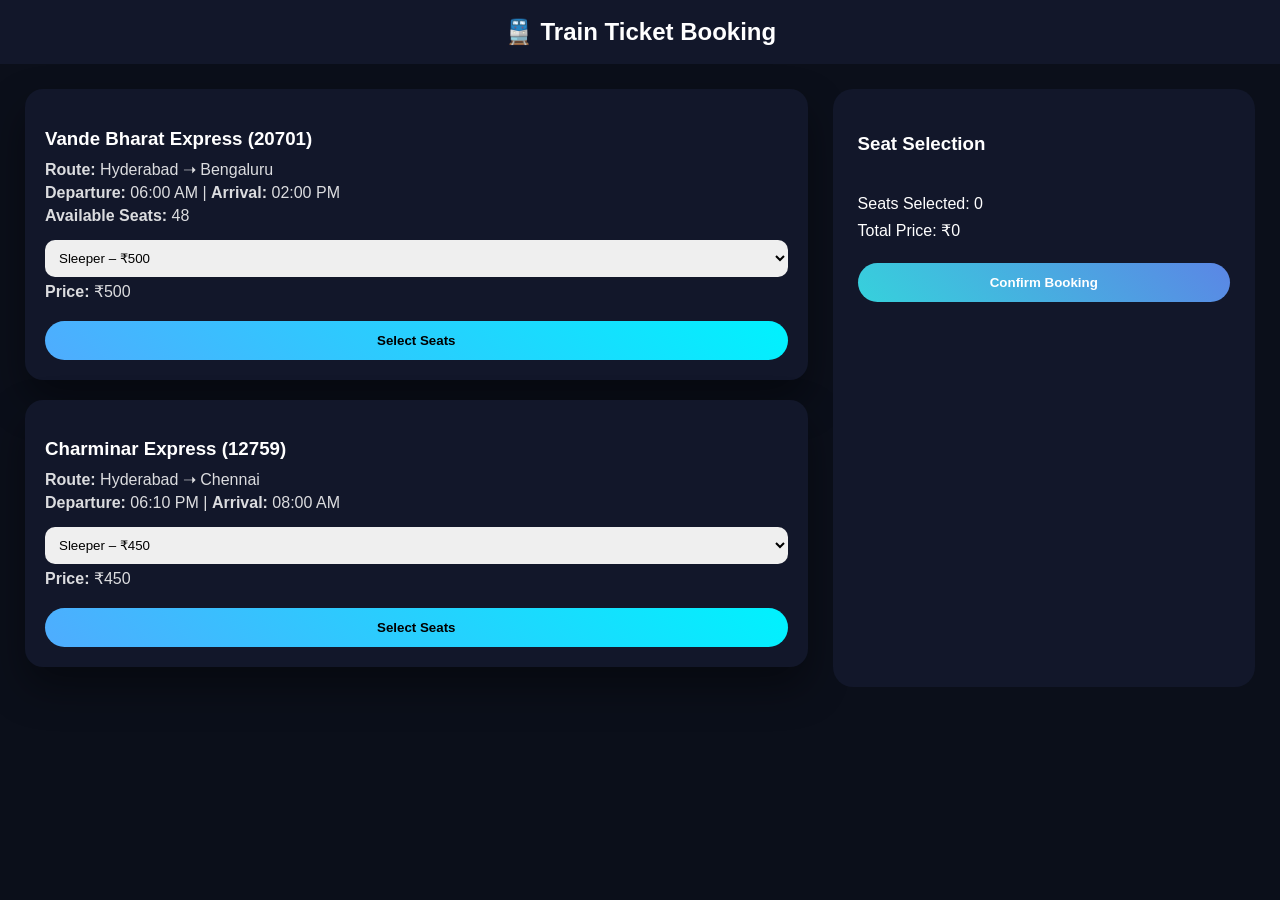
<file: trainbooking.html>
<!DOCTYPE html>
<html lang="en">
<head>
<meta charset="UTF-8">
<title>Train Booking</title>
<meta name="viewport" content="width=device-width, initial-scale=1.0">

<style>

*{
box-sizing:border-box;
}

body{
margin:0;
font-family:Poppins, sans-serif;
background:#0b0f1a;
color:#fff;
}

.header{
padding:18px;
background:#12172a;
text-align:center;
font-size:1.5rem;
font-weight:600;
}

/* MAIN LAYOUT */

.container{
display:flex;
gap:25px;
padding:25px;
}

/* LEFT SIDE */

.train-list{
width:65%;
}

.train-card{
background:#12172a;
padding:20px;
border-radius:18px;
margin-bottom:20px;
box-shadow:0 20px 40px rgba(0,0,0,0.4);
}

.train-card h3{
margin-bottom:10px;
}

.train-card p{
opacity:0.85;
margin:5px 0;
}

.train-card select{
width:100%;
padding:10px;
margin-top:10px;
border-radius:10px;
border:none;
}

.train-card button{
margin-top:15px;
width:100%;
padding:12px;
border:none;
border-radius:25px;
background:linear-gradient(45deg,#4facfe,#00f2fe);
color:#000;
font-weight:600;
cursor:pointer;
}

/* RIGHT SIDE */

.seat-box{
width:35%;
background:#12172a;
padding:25px;
border-radius:20px;
position:sticky;
top:20px;
}

/* SEATS GRID */

.seats{
display:grid;
grid-template-columns:repeat(4,60px);
gap:12px;
margin-top:20px;
justify-content:center;
}

.seat{
width:60px;
height:60px;
background:#1e2542;
border-radius:8px;
display:flex;
align-items:center;
justify-content:center;
cursor:pointer;
}

.seat.selected{
background:#4facfe;
color:#000;
}

.seat.booked{
background:#555;
cursor:not-allowed;
}

/* SUMMARY */

.summary{
margin-top:20px;
}

.summary p{
margin:8px 0;
}

.pay-btn{
margin-top:15px;
padding:12px;
width:100%;
border:none;
border-radius:25px;
background:linear-gradient(45deg,#36d1dc,#5b86e5);
color:#fff;
font-weight:600;
cursor:pointer;
}

/* TABLET */

@media (max-width:1024px){

.container{
flex-direction:column;
}

.train-list{
width:100%;
}

.seat-box{
width:100%;
position:relative;
}

.seats{
grid-template-columns:repeat(6,50px);
}

.seat{
width:50px;
height:50px;
}

}

/* MOBILE */

@media (max-width:600px){

.header{
font-size:1.3rem;
}

.container{
padding:15px;
gap:20px;
}

.train-card{
padding:15px;
}

.seats{
grid-template-columns:repeat(4,45px);
gap:10px;
}

.seat{
width:45px;
height:45px;
font-size:14px;
}

.pay-btn{
padding:11px;
}

}

</style>
</head>

<body>

<div class="header">🚆 Train Ticket Booking</div>

<div class="container">

<!-- LEFT -->

<div class="train-list">

<div class="train-card">
<h3>Vande Bharat Express (20701)</h3>
<p><b>Route:</b> Hyderabad ➝ Bengaluru</p>
<p><b>Departure:</b> 06:00 AM | <b>Arrival:</b> 02:00 PM</p>
<p><b>Available Seats:</b> 48</p>

<select onchange="updatePrice(this)">
<option value="500">Sleeper – ₹500</option>
<option value="1200">AC Chair – ₹1200</option>
<option value="1800">Executive – ₹1800</option>
</select>

<p><b>Price:</b> ₹<span class="price">500</span></p>
<button onclick="showSeats('Vande Bharat Express')">Select Seats</button>
</div>

<div class="train-card">
<h3>Charminar Express (12759)</h3>
<p><b>Route:</b> Hyderabad ➝ Chennai</p>
<p><b>Departure:</b> 06:10 PM | <b>Arrival:</b> 08:00 AM</p>

<select onchange="updatePrice(this)">
<option value="450">Sleeper – ₹450</option>
<option value="950">3A – ₹950</option>
<option value="1450">2A – ₹1450</option>
</select>

<p><b>Price:</b> ₹<span class="price">450</span></p>
<button onclick="showSeats('Charminar Express')">Select Seats</button>
</div>

</div>

<!-- RIGHT -->

<div class="seat-box">

<h3>Seat Selection</h3>

<div class="seats" id="seats"></div>

<div class="summary">
<p>Seats Selected: <span id="count">0</span></p>
<p>Total Price: ₹<span id="total">0</span></p>
</div>

<button class="pay-btn" onclick="bookTrain()">Confirm Booking</button>

</div>

</div>

<script>

const seatsDiv=document.getElementById("seats");
const countEl=document.getElementById("count");
const totalEl=document.getElementById("total");

let selectedSeats=[];
let currentSeatPrice=0;
let selectedTrain="";

function updatePrice(selectBox){

currentSeatPrice=parseInt(selectBox.value);

selectBox.parentElement.querySelector(".price").innerText=currentSeatPrice;

updateSummary();

}

function showSeats(train){

if(currentSeatPrice===0){

alert("Select class first");

return;

}

selectedTrain=train;

selectedSeats=[];

seatsDiv.innerHTML="";

for(let i=1;i<=24;i++){

let seat=document.createElement("div");

seat.className="seat";

seat.innerText=i;

if(Math.random()<0.2) seat.classList.add("booked");

seat.onclick=()=>{

if(seat.classList.contains("booked")) return;

seat.classList.toggle("selected");

selectedSeats.includes(i)

? selectedSeats=selectedSeats.filter(s=>s!==i)

: selectedSeats.push(i);

updateSummary();

};

seatsDiv.appendChild(seat);

}

}

function updateSummary(){

countEl.innerText=selectedSeats.length;

totalEl.innerText=selectedSeats.length*currentSeatPrice;

}

function bookTrain(){

if(selectedSeats.length===0){

alert("Please select at least one seat");

return;

}

localStorage.setItem("serviceType","Train");

localStorage.setItem("name",selectedTrain);

localStorage.setItem("seats",selectedSeats.join(", "));

localStorage.setItem("total",selectedSeats.length*currentSeatPrice);

window.location.href="payment.html";

}

</script>

</body>
</html>
</file>
<file: assets/css/main.css>
/**
* Template Name: Tour
* Template URL: https://bootstrapmade.com/tour-bootstrap-travel-website-template/
* Updated: Jul 01 2025 with Bootstrap v5.3.7
* Author: BootstrapMade.com
* License: https://bootstrapmade.com/license/
*/

@charset "UTF-8";

/*--------------------------------------------------------------
# Font & Color Variables
# Help: https://bootstrapmade.com/color-system/
--------------------------------------------------------------*/
/* Fonts */
:root {
  --default-font: "Roboto",  system-ui, -apple-system, "Segoe UI", Roboto, "Helvetica Neue", Arial, "Noto Sans", "Liberation Sans", sans-serif, "Apple Color Emoji", "Segoe UI Emoji", "Segoe UI Symbol", "Noto Color Emoji";
  --heading-font: "Raleway",  sans-serif;
  --nav-font: "Poppins",  sans-serif;
}

/* Global Colors - The following color variables are used throughout the website. Updating them here will change the color scheme of the entire website */
:root { 
  --background-color: #ffffff; /* Background color for the entire website, including individual sections */
  --default-color: #051e23; /* Default color used for the majority of the text content across the entire website */
  --heading-color: #1c4b56; /* Color for headings, subheadings and title throughout the website */
  --accent-color: #008cad; /* Accent color that represents your brand on the website. It's used for buttons, links, and other elements that need to stand out */
  --surface-color: #ffffff; /* The surface color is used as a background of boxed elements within sections, such as cards, icon boxes, or other elements that require a visual separation from the global background. */
  --contrast-color: #ffffff; /* Contrast color for text, ensuring readability against backgrounds of accent, heading, or default colors. */
}

/* Nav Menu Colors - The following color variables are used specifically for the navigation menu. They are separate from the global colors to allow for more customization options */
:root {
  --nav-color: rgba(255, 255, 255, 0.7);  /* The default color of the main navmenu links */
  --nav-hover-color: #ffffff; /* Applied to main navmenu links when they are hovered over or active */
  --nav-mobile-background-color: #ffffff; /* Used as the background color for mobile navigation menu */
  --nav-dropdown-background-color: #ffffff; /* Used as the background color for dropdown items that appear when hovering over primary navigation items */
  --nav-dropdown-color: #051e23; /* Used for navigation links of the dropdown items in the navigation menu. */
  --nav-dropdown-hover-color: #008cad; /* Similar to --nav-hover-color, this color is applied to dropdown navigation links when they are hovered over. */
}

/* Color Presets - These classes override global colors when applied to any section or element, providing reuse of the sam color scheme. */

.light-background {
  --background-color: #f2f8f9;
  --surface-color: #ffffff;
}

.dark-background {
  --background-color: #031013;
  --default-color: #ffffff;
  --heading-color: #ffffff;
  --surface-color: #252525;
  --contrast-color: #ffffff;
}

/* Smooth scroll */
:root {
  scroll-behavior: smooth;
}

/*--------------------------------------------------------------
# General Styling & Shared Classes
--------------------------------------------------------------*/
body {
  color: var(--default-color);
  background-color: var(--background-color);
  font-family: var(--default-font);
}

a {
  color: var(--accent-color);
  text-decoration: none;
  transition: 0.3s;
}

a:hover {
  color: color-mix(in srgb, var(--accent-color), transparent 25%);
  text-decoration: none;
}

h1,
h2,
h3,
h4,
h5,
h6 {
  color: var(--heading-color);
  font-family: var(--heading-font);
}

/* PHP Email Form Messages
------------------------------*/
.php-email-form .error-message {
  display: none;
  background: #df1529;
  color: #ffffff;
  text-align: left;
  padding: 15px;
  margin-bottom: 24px;
  font-weight: 600;
}

.php-email-form .sent-message {
  display: none;
  color: #ffffff;
  background: #059652;
  text-align: center;
  padding: 15px;
  margin-bottom: 24px;
  font-weight: 600;
}

.php-email-form .loading {
  display: none;
  background: var(--surface-color);
  text-align: center;
  padding: 15px;
  margin-bottom: 24px;
}

.php-email-form .loading:before {
  content: "";
  display: inline-block;
  border-radius: 50%;
  width: 24px;
  height: 24px;
  margin: 0 10px -6px 0;
  border: 3px solid var(--accent-color);
  border-top-color: var(--surface-color);
  animation: php-email-form-loading 1s linear infinite;
}

@keyframes php-email-form-loading {
  0% {
    transform: rotate(0deg);
  }

  100% {
    transform: rotate(360deg);
  }
}

/*--------------------------------------------------------------
# Global Header
--------------------------------------------------------------*/
.header {
  --background-color: rgba(0, 0, 0, 0);
  --default-color: #ffffff;
  --heading-color: #ffffff;
  --surface-color: rgba(0, 0, 0, 0.26);
  color: var(--default-color);
  background-color: var(--background-color);
  padding: 20px 0;
  transition: all 0.5s;
  z-index: 997;
}

.header .header-container {
  background: var(--surface-color);
  border-radius: 50px;
  padding: 5px 25px;
  box-shadow: 0px 2px 15px rgba(0, 0, 0, 0.1);
}

.header .logo {
  line-height: 1;
}

.header .logo img {
  max-height: 36px;
  margin-right: 8px;
}

.header .logo h1 {
  font-size: 24px;
  margin: 0;
  font-weight: 600;
  padding-left: 5px;
  text-transform: uppercase;
  color: var(--heading-color);
}

.header .btn-getstarted,
.header .btn-getstarted:focus {
  color: var(--contrast-color);
  background: var(--accent-color);
  font-size: 14px;
  padding: 8px 20px;
  margin: 0 0 0 30px;
  border-radius: 50px;
  transition: 0.3s;
}

.header .btn-getstarted:hover,
.header .btn-getstarted:focus:hover {
  color: var(--contrast-color);
  background: color-mix(in srgb, var(--accent-color), transparent 15%);
}

@media (max-width: 1200px) {
  .header {
    padding-top: 10px;
  }

  .header .header-container {
    margin-left: 10px;
    margin-right: 10px;
    padding: 10px 5px 10px 15px;
  }

  .header .logo {
    order: 1;
  }

  .header .btn-getstarted {
    order: 2;
    margin: 0 10px 0 0;
    padding: 6px 15px;
  }

  .header .navmenu {
    order: 3;
  }
}

/* Global Header on Scroll
------------------------------*/
.scrolled .header {
  --surface-color: rgba(0, 0, 0, 0.7);
}

/*--------------------------------------------------------------
# Navigation Menu
--------------------------------------------------------------*/
/* Navmenu - Desktop */
@media (min-width: 1200px) {
  .navmenu {
    padding: 0;
  }

  .navmenu ul {
    margin: 0;
    padding: 0;
    display: flex;
    list-style: none;
    align-items: center;
  }

  .navmenu li {
    position: relative;
  }

  .navmenu a,
  .navmenu a:focus {
    color: var(--nav-color);
    padding: 18px 15px;
    font-size: 16px;
    font-family: var(--nav-font);
    font-weight: 400;
    display: flex;
    align-items: center;
    justify-content: space-between;
    white-space: nowrap;
    transition: 0.3s;
  }

  .navmenu a i,
  .navmenu a:focus i {
    font-size: 12px;
    line-height: 0;
    margin-left: 5px;
    transition: 0.3s;
  }

  .navmenu li:last-child a {
    padding-right: 0;
  }

  .navmenu li:hover>a,
  .navmenu .active,
  .navmenu .active:focus {
    color: var(--nav-hover-color);
  }

  .navmenu .dropdown ul {
    margin: 0;
    padding: 10px 0;
    background: var(--nav-dropdown-background-color);
    display: block;
    position: absolute;
    visibility: hidden;
    left: 14px;
    top: 130%;
    opacity: 0;
    transition: 0.3s;
    border-radius: 4px;
    z-index: 99;
    box-shadow: 0px 0px 30px rgba(0, 0, 0, 0.1);
  }

  .navmenu .dropdown ul li {
    min-width: 200px;
  }

  .navmenu .dropdown ul a {
    padding: 10px 20px;
    font-size: 15px;
    text-transform: none;
    color: var(--nav-dropdown-color);
  }

  .navmenu .dropdown ul a i {
    font-size: 12px;
  }

  .navmenu .dropdown ul a:hover,
  .navmenu .dropdown ul .active:hover,
  .navmenu .dropdown ul li:hover>a {
    color: var(--nav-dropdown-hover-color);
  }

  .navmenu .dropdown:hover>ul {
    opacity: 1;
    top: 100%;
    visibility: visible;
  }

  .navmenu .dropdown .dropdown ul {
    top: 0;
    left: -90%;
    visibility: hidden;
  }

  .navmenu .dropdown .dropdown:hover>ul {
    opacity: 1;
    top: 0;
    left: -100%;
    visibility: visible;
  }
}

/* Navmenu - Mobile */
@media (max-width: 1199px) {
  .mobile-nav-toggle {
    color: var(--nav-color);
    font-size: 28px;
    line-height: 0;
    margin-right: 10px;
    cursor: pointer;
    transition: color 0.3s;
  }

  .navmenu {
    padding: 0;
    z-index: 9997;
  }

  .navmenu ul {
    display: none;
    list-style: none;
    position: absolute;
    inset: 60px 20px 20px 20px;
    padding: 10px 0;
    margin: 0;
    border-radius: 6px;
    background-color: var(--nav-mobile-background-color);
    overflow-y: auto;
    transition: 0.3s;
    z-index: 9998;
    box-shadow: 0px 0px 30px rgba(0, 0, 0, 0.1);
  }

  .navmenu a,
  .navmenu a:focus {
    color: var(--nav-dropdown-color);
    padding: 10px 20px;
    font-family: var(--nav-font);
    font-size: 17px;
    font-weight: 500;
    display: flex;
    align-items: center;
    justify-content: space-between;
    white-space: nowrap;
    transition: 0.3s;
  }

  .navmenu a i,
  .navmenu a:focus i {
    font-size: 12px;
    line-height: 0;
    margin-left: 5px;
    width: 30px;
    height: 30px;
    display: flex;
    align-items: center;
    justify-content: center;
    border-radius: 50%;
    transition: 0.3s;
    background-color: color-mix(in srgb, var(--accent-color), transparent 90%);
  }

  .navmenu a i:hover,
  .navmenu a:focus i:hover {
    background-color: var(--accent-color);
    color: var(--contrast-color);
  }

  .navmenu a:hover,
  .navmenu .active,
  .navmenu .active:focus {
    color: var(--nav-dropdown-hover-color);
  }

  .navmenu .active i,
  .navmenu .active:focus i {
    background-color: var(--accent-color);
    color: var(--contrast-color);
    transform: rotate(180deg);
  }

  .navmenu .dropdown ul {
    position: static;
    display: none;
    z-index: 99;
    padding: 10px 0;
    margin: 10px 20px;
    background-color: var(--nav-dropdown-background-color);
    border: 1px solid color-mix(in srgb, var(--default-color), transparent 90%);
    box-shadow: none;
    transition: all 0.5s ease-in-out;
  }

  .navmenu .dropdown ul ul {
    background-color: rgba(33, 37, 41, 0.1);
  }

  .navmenu .dropdown>.dropdown-active {
    display: block;
    background-color: rgba(33, 37, 41, 0.03);
  }

  .mobile-nav-active {
    overflow: hidden;
  }

  .mobile-nav-active .mobile-nav-toggle {
    color: #fff;
    position: absolute;
    font-size: 32px;
    top: 15px;
    right: 15px;
    margin-right: 0;
    z-index: 9999;
  }

  .mobile-nav-active .navmenu {
    position: fixed;
    overflow: hidden;
    inset: 0;
    background: rgba(33, 37, 41, 0.8);
    transition: 0.3s;
  }

  .mobile-nav-active .navmenu>ul {
    display: block;
  }
}

/*--------------------------------------------------------------
# Global Footer
--------------------------------------------------------------*/
.footer {
  color: var(--default-color);
  background-color: var(--background-color);
  font-size: 14px;
  position: relative;
}

.footer .footer-newsletter {
  background-color: color-mix(in srgb, var(--default-color), transparent 97%);
  padding: 50px 0;
}

.footer .footer-newsletter h4 {
  font-size: 24px;
}

.footer .footer-newsletter .newsletter-form {
  margin-top: 30px;
  margin-bottom: 15px;
  padding: 6px 8px;
  position: relative;
  border-radius: 4px;
  background-color: var(--surface-color);
  border: 1px solid color-mix(in srgb, var(--default-color), transparent 90%);
  box-shadow: 0px 2px 25px rgba(0, 0, 0, 0.1);
  display: flex;
  transition: 0.3s;
  border-radius: 50px;
}

.footer .footer-newsletter .newsletter-form:focus-within {
  border-color: var(--accent-color);
}

.footer .footer-newsletter .newsletter-form input[type=email] {
  border: 0;
  padding: 4px;
  width: 100%;
  background-color: var(--surface-color);
  color: var(--default-color);
}

.footer .footer-newsletter .newsletter-form input[type=email]:focus-visible {
  outline: none;
}

.footer .footer-newsletter .newsletter-form input[type=submit] {
  border: 0;
  font-size: 16px;
  padding: 0 20px;
  margin: -7px -8px -7px 0;
  background: var(--accent-color);
  color: var(--contrast-color);
  transition: 0.3s;
  border-radius: 50px;
}

.footer .footer-newsletter .newsletter-form input[type=submit]:hover {
  background: color-mix(in srgb, var(--accent-color), transparent 20%);
}

.footer .footer-top {
  padding-top: 50px;
}

.footer .social-links a {
  display: flex;
  align-items: center;
  justify-content: center;
  width: 40px;
  height: 40px;
  border-radius: 50%;
  border: 1px solid color-mix(in srgb, var(--default-color), transparent 50%);
  font-size: 16px;
  color: color-mix(in srgb, var(--default-color), transparent 20%);
  margin-right: 10px;
  transition: 0.3s;
}

.footer .social-links a:hover {
  color: var(--accent-color);
  border-color: var(--accent-color);
}

.footer h4 {
  font-size: 16px;
  font-weight: bold;
  position: relative;
  padding-bottom: 12px;
}

.footer .footer-links {
  margin-bottom: 30px;
}

.footer .footer-links ul {
  list-style: none;
  padding: 0;
  margin: 0;
}

.footer .footer-links ul i {
  margin-right: 3px;
  font-size: 12px;
  line-height: 0;
  color: var(--accent-color);
}

.footer .footer-links ul li {
  padding: 10px 0;
  display: flex;
  align-items: center;
}

.footer .footer-links ul li:first-child {
  padding-top: 0;
}

.footer .footer-links ul a {
  display: inline-block;
  color: color-mix(in srgb, var(--default-color), transparent 20%);
  line-height: 1;
}

.footer .footer-links ul a:hover {
  color: var(--accent-color);
}

.footer .footer-about a {
  color: var(--heading-color);
  font-size: 24px;
  font-weight: 600;
  font-family: var(--heading-font);
}

.footer .footer-contact p {
  margin-bottom: 5px;
}

.footer .copyright {
  padding: 25px 0;
  border-top: 1px solid color-mix(in srgb, var(--default-color), transparent 90%);
}

.footer .copyright p {
  margin-bottom: 0;
}

.footer .credits {
  margin-top: 6px;
  font-size: 13px;
}

/*--------------------------------------------------------------
# Preloader
--------------------------------------------------------------*/
#preloader {
  position: fixed;
  inset: 0;
  z-index: 9999;
  overflow: hidden;
  background-color: var(--background-color);
  transition: all 0.6s ease-out;
}

#preloader:before {
  content: "";
  position: fixed;
  top: calc(50% - 30px);
  left: calc(50% - 30px);
  border: 6px solid var(--accent-color);
  border-top-color: color-mix(in srgb, var(--accent-color), transparent 90%);
  border-radius: 50%;
  width: 60px;
  height: 60px;
  animation: animate-preloader 1s linear infinite;
}

@keyframes animate-preloader {
  0% {
    transform: rotate(0deg);
  }

  100% {
    transform: rotate(360deg);
  }
}

/*--------------------------------------------------------------
# Scroll Top Button
--------------------------------------------------------------*/
.scroll-top {
  position: fixed;
  visibility: hidden;
  opacity: 0;
  right: 15px;
  bottom: -15px;
  z-index: 99999;
  background-color: var(--accent-color);
  width: 44px;
  height: 44px;
  border-radius: 50px;
  transition: all 0.4s;
}

.scroll-top i {
  font-size: 24px;
  color: var(--contrast-color);
  line-height: 0;
}

.scroll-top:hover {
  background-color: color-mix(in srgb, var(--accent-color), transparent 20%);
  color: var(--contrast-color);
}

.scroll-top.active {
  visibility: visible;
  opacity: 1;
  bottom: 15px;
}

/*--------------------------------------------------------------
# Disable aos animation delay on mobile devices
--------------------------------------------------------------*/
@media screen and (max-width: 768px) {
  [data-aos-delay] {
    transition-delay: 0 !important;
  }
}

/*--------------------------------------------------------------
# Global Page Titles & Breadcrumbs
--------------------------------------------------------------*/
.page-title {
  color: var(--default-color);
  background-color: var(--background-color);
  background-size: cover;
  background-position: center;
  background-repeat: no-repeat;
  padding: 160px 0 80px 0;
  text-align: center;
  position: relative;
}

.page-title:before {
  content: "";
  background-color: color-mix(in srgb, var(--background-color), transparent 50%);
  position: absolute;
  inset: 0;
}

.page-title h1 {
  font-size: 42px;
  font-weight: 700;
  margin-bottom: 10px;
}

.page-title .breadcrumbs ol {
  display: flex;
  flex-wrap: wrap;
  list-style: none;
  justify-content: center;
  padding: 0;
  margin: 0;
  font-size: 16px;
  font-weight: 400;
}

.page-title .breadcrumbs ol li+li {
  padding-left: 10px;
}

.page-title .breadcrumbs ol li+li::before {
  content: "/";
  display: inline-block;
  padding-right: 10px;
  color: color-mix(in srgb, var(--default-color), transparent 50%);
}

/*--------------------------------------------------------------
# Global Sections
--------------------------------------------------------------*/
section,
.section {
  color: var(--default-color);
  background-color: var(--background-color);
  padding: 60px 0;
  scroll-margin-top: 90px;
  overflow: clip;
}

@media (max-width: 1199px) {

  section,
  .section {
    scroll-margin-top: 66px;
  }
}

/*--------------------------------------------------------------
# Global Section Titles
--------------------------------------------------------------*/
.section-title {
  text-align: center;
  padding-bottom: 60px;
  position: relative;
}

.section-title h2 {
  font-size: 13px;
  letter-spacing: 1px;
  font-weight: 700;
  padding: 8px 20px;
  margin: 0;
  background: color-mix(in srgb, var(--accent-color), transparent 90%);
  color: var(--accent-color);
  display: inline-block;
  text-transform: uppercase;
  border-radius: 50px;
  font-family: var(--default-font);
}

.section-title div {
  color: var(--heading-color);
  margin: 10px 0 0 0;
  font-size: 32px;
  font-weight: 700;
  font-family: var(--heading-font);
}

.section-title div .description-title {
  color: var(--accent-color);
}

/*--------------------------------------------------------------
# Travel Hero Section
--------------------------------------------------------------*/
.travel-hero {
  position: relative;
  overflow: hidden;
  min-height: 70vh;
  display: flex;
  align-items: center;
  padding: 120px 0 60px 0;
}

.travel-hero .hero-background {
  position: absolute;
  top: 0;
  left: 0;
  width: 100%;
  height: 100%;
  z-index: 0;
}

.travel-hero .hero-background video {
  width: 100%;
  height: 100%;
  object-fit: cover;
}

.travel-hero .hero-overlay {
  position: absolute;
  top: 0;
  left: 0;
  width: 100%;
  height: 100%;
  background: linear-gradient(135deg, color-mix(in srgb, var(--background-color), transparent 60%) 0%, color-mix(in srgb, var(--background-color), transparent 80%) 50%, color-mix(in srgb, var(--background-color), transparent 90%) 100%);
  z-index: 1;
}

.travel-hero .hero-text .hero-title {
  font-size: 3.5rem;
  font-weight: 700;
  margin-bottom: 1.5rem;
  line-height: 1.2;
}

.travel-hero .hero-text .hero-subtitle {
  font-size: 1.2rem;
  margin-bottom: 2rem;
  opacity: 0.9;
  line-height: 1.6;
}

.travel-hero .hero-text .hero-buttons .btn {
  padding: 12px 30px;
  font-weight: 600;
  text-transform: uppercase;
  letter-spacing: 0.5px;
  border-radius: 50px;
  transition: all 0.3s ease;
}

.travel-hero .hero-text .hero-buttons .btn.btn-primary {
  background-color: var(--accent-color);
  border-color: var(--accent-color);
  color: var(--contrast-color);
}

.travel-hero .hero-text .hero-buttons .btn.btn-primary:hover {
  background-color: color-mix(in srgb, var(--accent-color), transparent 20%);
  border-color: color-mix(in srgb, var(--accent-color), transparent 20%);
  transform: translateY(-2px);
}

.travel-hero .hero-text .hero-buttons .btn.btn-outline {
  background-color: transparent;
  border: 2px solid var(--contrast-color);
  color: var(--contrast-color);
}

.travel-hero .hero-text .hero-buttons .btn.btn-outline:hover {
  background-color: var(--accent-color);
  color: var(--contrast-color);
  transform: translateY(-2px);
  border-color: var(--accent-color);
}

.travel-hero .booking-form-wrapper .booking-form {
  background-color: var(--surface-color);
  border-radius: 15px;
  padding: 2rem;
  box-shadow: 0 10px 30px color-mix(in srgb, var(--default-color), transparent 85%);
  backdrop-filter: blur(10px);
}

.travel-hero .booking-form-wrapper .booking-form .form-title {
  color: var(--heading-color);
  font-size: 1.5rem;
  font-weight: 600;
  margin-bottom: 1.5rem;
  text-align: center;
}

.travel-hero .booking-form-wrapper .booking-form label {
  color: var(--heading-color);
  font-weight: 500;
  margin-bottom: 0.5rem;
  font-size: 0.9rem;
}

.travel-hero .booking-form-wrapper .booking-form .form-control,
.travel-hero .booking-form-wrapper .booking-form .form-select {
  border: 2px solid color-mix(in srgb, var(--default-color), transparent 80%);
  border-radius: 8px;
  padding: 12px 15px;
  font-size: 14px;
  color: var(--default-color);
  background-color: var(--surface-color);
  transition: all 0.3s ease;
}

.travel-hero .booking-form-wrapper .booking-form .form-control:focus,
.travel-hero .booking-form-wrapper .booking-form .form-select:focus {
  border-color: var(--accent-color);
  box-shadow: 0 0 0 0.2rem color-mix(in srgb, var(--accent-color), transparent 75%);
  outline: none;
}

.travel-hero .booking-form-wrapper .booking-form .form-control::placeholder,
.travel-hero .booking-form-wrapper .booking-form .form-select::placeholder {
  color: color-mix(in srgb, var(--default-color), transparent 50%);
}

.travel-hero .booking-form-wrapper .booking-form .btn-primary {
  background-color: var(--accent-color);
  border-color: var(--accent-color);
  color: var(--contrast-color);
  padding: 12px 20px;
  font-weight: 600;
  border-radius: 8px;
  transition: all 0.3s ease;
}

.travel-hero .booking-form-wrapper .booking-form .btn-primary:hover {
  background-color: color-mix(in srgb, var(--accent-color), transparent 20%);
  border-color: color-mix(in srgb, var(--accent-color), transparent 20%);
  transform: translateY(-1px);
}

@media (max-width: 992px) {
  .travel-hero .hero-text {
    text-align: center;
    margin-bottom: 3rem;
  }

  .travel-hero .hero-text .hero-title {
    font-size: 2.5rem;
  }

  .travel-hero .hero-text .hero-subtitle {
    font-size: 1.1rem;
  }

  .travel-hero .booking-form {
    margin-top: 2rem;
  }
}

@media (max-width: 768px) {
  .travel-hero .hero-text .hero-title {
    font-size: 2rem;
  }

  .travel-hero .hero-text .hero-subtitle {
    font-size: 1rem;
  }

  .travel-hero .hero-text .hero-buttons .btn {
    display: block;
    width: 100%;
    margin-bottom: 1rem;
  }

  .travel-hero .hero-text .hero-buttons .btn:last-child {
    margin-bottom: 0;
  }

  .travel-hero .booking-form-wrapper .booking-form {
    padding: 1.5rem;
  }
}

/*--------------------------------------------------------------
# Why Us Section
--------------------------------------------------------------*/
.why-us .content h3 {
  font-size: 2.2rem;
  font-weight: 700;
  margin-bottom: 1.5rem;
  line-height: 1.3;
}

.why-us .content p {
  font-size: 1.1rem;
  line-height: 1.8;
  margin-bottom: 1.5rem;
  color: color-mix(in srgb, var(--default-color), transparent 20%);
}

.why-us .stats-row {
  display: flex;
  gap: 2rem;
  margin-top: 2rem;
}

@media (max-width: 576px) {
  .why-us .stats-row {
    flex-direction: column;
    gap: 1rem;
  }
}

.why-us .stat-item span {
  font-size: 2.5rem;
  font-weight: 700;
  color: var(--accent-color);
  font-family: var(--heading-font);
}

.why-us .stat-item .stat-label {
  font-size: 0.9rem;
  color: color-mix(in srgb, var(--default-color), transparent 30%);
  margin-top: 0.25rem;
}

.why-us .about-image {
  position: relative;
}

.why-us .about-image .experience-badge {
  position: absolute;
  bottom: 20px;
  left: 20px;
  background: var(--accent-color);
  color: var(--contrast-color);
  padding: 1.5rem;
  border-radius: 15px;
  text-align: center;
  box-shadow: 0 10px 30px rgba(0, 0, 0, 0.1);
}

.why-us .about-image .experience-badge .experience-number {
  font-size: 1.8rem;
  font-weight: 700;
  line-height: 1;
}

.why-us .about-image .experience-badge .experience-text {
  font-size: 0.9rem;
  margin-top: 0.5rem;
  opacity: 0.9;
}

@media (max-width: 768px) {
  .why-us .about-image {
    margin-top: 3rem;
  }

  .why-us .about-image .experience-badge {
    bottom: 15px;
    left: 15px;
    padding: 1rem;
  }

  .why-us .about-image .experience-badge .experience-number {
    font-size: 1.5rem;
  }

  .why-us .about-image .experience-badge .experience-text {
    font-size: 0.8rem;
  }
}

.why-us .why-choose-section {
  margin-top: 5rem;
}

.why-us .why-choose-section h3 {
  font-size: 2.2rem;
  font-weight: 700;
  margin-bottom: 1rem;
  line-height: 1.3;
}

.why-us .why-choose-section>.row>.col-lg-8>p {
  font-size: 1.1rem;
  line-height: 1.8;
  color: color-mix(in srgb, var(--default-color), transparent 20%);
}

@media (max-width: 768px) {
  .why-us .why-choose-section {
    margin-top: 3rem;
  }

  .why-us .why-choose-section h3 {
    font-size: 1.8rem;
  }
}

.why-us .feature-card {
  background: var(--surface-color);
  padding: 2.5rem 1.5rem;
  border-radius: 15px;
  text-align: center;
  height: 100%;
  transition: all 0.3s ease;
  border: 1px solid color-mix(in srgb, var(--default-color), transparent 90%);
}

.why-us .feature-card:hover {
  transform: translateY(-10px);
  box-shadow: 0 20px 40px rgba(0, 0, 0, 0.1);
}

.why-us .feature-card:hover .feature-icon {
  background: var(--accent-color);
  color: var(--contrast-color);
}

.why-us .feature-icon {
  width: 80px;
  height: 80px;
  background: color-mix(in srgb, var(--accent-color), transparent 85%);
  color: var(--accent-color);
  border-radius: 50%;
  display: flex;
  align-items: center;
  justify-content: center;
  margin: 0 auto 1.5rem;
  font-size: 2rem;
  transition: all 0.3s ease;
}

.why-us .feature-card h4 {
  font-size: 1.3rem;
  font-weight: 600;
  margin-bottom: 1rem;
}

.why-us .feature-card p {
  font-size: 1rem;
  line-height: 1.6;
  color: color-mix(in srgb, var(--default-color), transparent 25%);
  margin-bottom: 0;
}

@media (max-width: 768px) {
  .why-us .feature-card {
    padding: 2rem 1rem;
  }

  .why-us .feature-icon {
    width: 60px;
    height: 60px;
    font-size: 1.5rem;
    margin-bottom: 1rem;
  }

  .why-us .feature-card h4 {
    font-size: 1.2rem;
  }
}

/*--------------------------------------------------------------
# Featured Destinations Section
--------------------------------------------------------------*/
.featured-destinations .featured-destination {
  height: 600px;
  border-radius: 20px;
  overflow: hidden;
  position: relative;
  box-shadow: 0 10px 40px rgba(0, 0, 0, 0.1);
  transition: all 0.4s ease;
}

.featured-destinations .featured-destination:hover {
  transform: translateY(-8px);
  box-shadow: 0 20px 60px rgba(0, 0, 0, 0.15);
}

.featured-destinations .featured-destination .destination-overlay {
  position: relative;
  height: 100%;
  width: 100%;
}

.featured-destinations .featured-destination .destination-overlay img {
  width: 100%;
  height: 100%;
  object-fit: cover;
  transition: transform 0.4s ease;
}

.featured-destinations .featured-destination .destination-overlay:hover img {
  transform: scale(1.08);
}

.featured-destinations .featured-destination .destination-overlay::before {
  content: "";
  position: absolute;
  top: 0;
  left: 0;
  right: 0;
  bottom: 0;
  background: linear-gradient(to bottom, rgba(0, 0, 0, 0.1) 0%, rgba(0, 0, 0, 0.3) 50%, rgba(0, 0, 0, 0.7) 100%);
  z-index: 1;
}

.featured-destinations .featured-destination .destination-info {
  position: absolute;
  bottom: 0;
  left: 0;
  right: 0;
  padding: 40px;
  z-index: 2;
  color: white;
}

.featured-destinations .featured-destination .destination-info .destination-tag {
  display: inline-block;
  background: var(--accent-color);
  color: var(--contrast-color);
  padding: 8px 16px;
  border-radius: 25px;
  font-size: 12px;
  font-weight: 700;
  text-transform: uppercase;
  letter-spacing: 1px;
  margin-bottom: 15px;
}

.featured-destinations .featured-destination .destination-info h3 {
  font-size: 32px;
  font-weight: 800;
  color: white;
  margin-bottom: 8px;
  line-height: 1.2;
}

.featured-destinations .featured-destination .destination-info .location {
  font-size: 16px;
  margin-bottom: 15px;
  opacity: 0.9;
  display: flex;
  align-items: center;
  gap: 8px;
}

.featured-destinations .featured-destination .destination-info .location i {
  color: var(--accent-color);
  font-size: 18px;
}

.featured-destinations .featured-destination .destination-info .description {
  font-size: 15px;
  line-height: 1.6;
  margin-bottom: 20px;
  opacity: 0.8;
}

.featured-destinations .featured-destination .destination-info .destination-meta {
  display: flex;
  gap: 25px;
  margin-bottom: 20px;
  font-size: 14px;
}

.featured-destinations .featured-destination .destination-info .destination-meta .tours-count,
.featured-destinations .featured-destination .destination-info .destination-meta .rating {
  display: flex;
  align-items: center;
  gap: 6px;
}

.featured-destinations .featured-destination .destination-info .destination-meta .tours-count i,
.featured-destinations .featured-destination .destination-info .destination-meta .rating i {
  color: var(--accent-color);
}

.featured-destinations .featured-destination .destination-info .price-info {
  margin-bottom: 25px;
}

.featured-destinations .featured-destination .destination-info .price-info .starting-from {
  display: block;
  font-size: 13px;
  opacity: 0.7;
  text-transform: uppercase;
  letter-spacing: 0.5px;
  margin-bottom: 4px;
}

.featured-destinations .featured-destination .destination-info .price-info .amount {
  font-size: 28px;
  font-weight: 800;
  color: var(--accent-color);
}

.featured-destinations .featured-destination .destination-info .explore-btn {
  display: inline-flex;
  align-items: center;
  gap: 10px;
  background: rgba(255, 255, 255, 0.15);
  backdrop-filter: blur(10px);
  border: 2px solid rgba(255, 255, 255, 0.2);
  color: white;
  padding: 15px 30px;
  border-radius: 50px;
  text-decoration: none;
  font-weight: 600;
  font-size: 16px;
  transition: all 0.3s ease;
}

.featured-destinations .featured-destination .destination-info .explore-btn:hover {
  background: var(--accent-color);
  border-color: var(--accent-color);
  color: var(--contrast-color);
  transform: translateX(5px);
}

.featured-destinations .featured-destination .destination-info .explore-btn:hover i {
  transform: translateX(3px);
}

.featured-destinations .featured-destination .destination-info .explore-btn i {
  transition: transform 0.3s ease;
}

.featured-destinations .compact-destination {
  background: var(--surface-color);
  border-radius: 16px;
  overflow: hidden;
  display: flex;
  box-shadow: 0 5px 25px rgba(0, 0, 0, 0.08);
  transition: all 0.3s ease;
  height: 180px;
}

.featured-destinations .compact-destination:hover {
  box-shadow: 0 10px 35px rgba(0, 0, 0, 0.12);
  transform: translateX(8px);
}

.featured-destinations .compact-destination .destination-image {
  flex-shrink: 0;
  width: 140px;
  position: relative;
  overflow: hidden;
}

.featured-destinations .compact-destination .destination-image img {
  width: 100%;
  height: 100%;
  object-fit: cover;
  transition: transform 0.3s ease;
}

.featured-destinations .compact-destination .destination-image .badge-offer {
  position: absolute;
  top: 12px;
  left: 12px;
  background: linear-gradient(135deg, #ff6b6b, #ee5a24);
  color: white;
  padding: 4px 10px;
  border-radius: 15px;
  font-size: 10px;
  font-weight: 700;
  text-transform: uppercase;
  letter-spacing: 0.5px;
}

.featured-destinations .compact-destination .destination-image .badge-offer.limited {
  background: linear-gradient(135deg, #ffd700, #ffb347);
  color: #333;
}

.featured-destinations .compact-destination .destination-details {
  flex: 1;
  padding: 20px;
  display: flex;
  flex-direction: column;
  justify-content: space-between;
}

.featured-destinations .compact-destination .destination-details h4 {
  font-size: 18px;
  font-weight: 700;
  color: var(--heading-color);
  margin-bottom: 6px;
  line-height: 1.3;
}

.featured-destinations .compact-destination .destination-details .location {
  font-size: 13px;
  color: color-mix(in srgb, var(--default-color), transparent 40%);
  margin-bottom: 10px;
  display: flex;
  align-items: center;
  gap: 5px;
}

.featured-destinations .compact-destination .destination-details .location i {
  color: var(--accent-color);
  font-size: 12px;
}

.featured-destinations .compact-destination .destination-details .brief {
  font-size: 13px;
  line-height: 1.4;
  color: color-mix(in srgb, var(--default-color), transparent 20%);
  margin-bottom: 12px;
  display: -webkit-box;
  -webkit-line-clamp: 2;
  line-clamp: 2;
  -webkit-box-orient: vertical;
  overflow: hidden;
}

.featured-destinations .compact-destination .destination-details .stats-row {
  display: flex;
  align-items: center;
  justify-content: space-between;
  margin-bottom: 10px;
  font-size: 12px;
}

.featured-destinations .compact-destination .destination-details .stats-row .tour-count,
.featured-destinations .compact-destination .destination-details .stats-row .rating {
  display: flex;
  align-items: center;
  gap: 4px;
  color: color-mix(in srgb, var(--default-color), transparent 30%);
}

.featured-destinations .compact-destination .destination-details .stats-row .tour-count i,
.featured-destinations .compact-destination .destination-details .stats-row .rating i {
  color: var(--accent-color);
}

.featured-destinations .compact-destination .destination-details .stats-row .rating i {
  color: #ffc107;
}

.featured-destinations .compact-destination .destination-details .stats-row .price {
  font-weight: 700;
  color: var(--accent-color);
  font-size: 14px;
}

.featured-destinations .compact-destination .destination-details .quick-link {
  color: var(--accent-color);
  text-decoration: none;
  font-size: 13px;
  font-weight: 600;
  display: flex;
  align-items: center;
  gap: 4px;
  transition: all 0.3s ease;
}

.featured-destinations .compact-destination .destination-details .quick-link:hover {
  color: color-mix(in srgb, var(--accent-color), black 15%);
  gap: 8px;
}

.featured-destinations .compact-destination .destination-details .quick-link i {
  font-size: 12px;
  transition: transform 0.3s ease;
}

.featured-destinations .compact-destination:hover .destination-image img {
  transform: scale(1.1);
}

@media (max-width: 992px) {
  .featured-destinations .featured-destination {
    height: 500px;
  }

  .featured-destinations .featured-destination .destination-info {
    padding: 30px;
  }

  .featured-destinations .featured-destination .destination-info h3 {
    font-size: 28px;
  }

  .featured-destinations .featured-destination .destination-info .price-info .amount {
    font-size: 24px;
  }
}

@media (max-width: 768px) {
  .featured-destinations .featured-destination {
    height: 450px;
    margin-bottom: 30px;
  }

  .featured-destinations .featured-destination .destination-info {
    padding: 25px;
  }

  .featured-destinations .featured-destination .destination-info h3 {
    font-size: 24px;
  }

  .featured-destinations .featured-destination .destination-info .destination-meta {
    flex-direction: column;
    gap: 10px;
  }

  .featured-destinations .compact-destination {
    flex-direction: column;
    height: auto;
  }

  .featured-destinations .compact-destination .destination-image {
    width: 100%;
    height: 160px;
  }

  .featured-destinations .compact-destination .destination-details {
    padding: 20px;
  }

  .featured-destinations .compact-destination .destination-details .stats-row {
    flex-wrap: wrap;
    gap: 10px;
  }
}

/*--------------------------------------------------------------
# Featured Tours Section
--------------------------------------------------------------*/
.featured-tours .tour-card {
  background-color: var(--surface-color);
  border-radius: 12px;
  overflow: hidden;
  box-shadow: 0 4px 20px color-mix(in srgb, var(--default-color), transparent 90%);
  transition: all 0.3s ease;
  margin-bottom: 30px;
  height: 100%;
  display: flex;
  flex-direction: column;
}

.featured-tours .tour-card:hover {
  transform: translateY(-8px);
  box-shadow: 0 8px 30px color-mix(in srgb, var(--default-color), transparent 80%);
}

.featured-tours .tour-card .tour-image {
  position: relative;
  overflow: hidden;
  height: 250px;
}

.featured-tours .tour-card .tour-image img {
  width: 100%;
  height: 100%;
  object-fit: cover;
  transition: transform 0.3s ease;
}

.featured-tours .tour-card .tour-image .tour-badge {
  position: absolute;
  top: 15px;
  left: 15px;
  background-color: var(--accent-color);
  color: var(--contrast-color);
  padding: 5px 12px;
  border-radius: 20px;
  font-size: 12px;
  font-weight: 600;
  text-transform: uppercase;
  letter-spacing: 0.5px;
}

.featured-tours .tour-card .tour-image .tour-badge.limited {
  background-color: #ff6b6b;
}

.featured-tours .tour-card .tour-image .tour-badge.new {
  background-color: #4ecdc4;
}

.featured-tours .tour-card .tour-image .tour-badge.cultural {
  background-color: #9b59b6;
}

.featured-tours .tour-card .tour-image .tour-badge.adventure {
  background-color: #e67e22;
}

.featured-tours .tour-card .tour-image .tour-price {
  position: absolute;
  top: 15px;
  right: 15px;
  background-color: color-mix(in srgb, var(--default-color), transparent 20%);
  color: var(--contrast-color);
  padding: 8px 15px;
  border-radius: 6px;
  font-size: 16px;
  font-weight: 700;
  backdrop-filter: blur(10px);
}

.featured-tours .tour-card:hover .tour-image img {
  transform: scale(1.05);
}

.featured-tours .tour-card .tour-content {
  padding: 25px;
  flex-grow: 1;
  display: flex;
  flex-direction: column;
}

.featured-tours .tour-card .tour-content h4 {
  font-size: 22px;
  font-weight: 700;
  margin-bottom: 15px;
  color: var(--heading-color);
  line-height: 1.2;
}

.featured-tours .tour-card .tour-content .tour-meta {
  display: flex;
  gap: 20px;
  margin-bottom: 15px;
}

.featured-tours .tour-card .tour-content .tour-meta span {
  color: color-mix(in srgb, var(--default-color), transparent 30%);
  font-size: 14px;
  display: flex;
  align-items: center;
  gap: 5px;
}

.featured-tours .tour-card .tour-content .tour-meta span i {
  color: var(--accent-color);
}

.featured-tours .tour-card .tour-content p {
  color: color-mix(in srgb, var(--default-color), transparent 20%);
  font-size: 15px;
  line-height: 1.6;
  margin-bottom: 20px;
  flex-grow: 1;
}

.featured-tours .tour-card .tour-content .tour-highlights {
  display: flex;
  flex-wrap: wrap;
  gap: 8px;
  margin-bottom: 25px;
}

.featured-tours .tour-card .tour-content .tour-highlights span {
  background-color: color-mix(in srgb, var(--accent-color), transparent 90%);
  color: var(--accent-color);
  padding: 4px 10px;
  border-radius: 15px;
  font-size: 12px;
  font-weight: 500;
}

.featured-tours .tour-card .tour-content .tour-action {
  display: flex;
  justify-content: space-between;
  align-items: center;
  margin-top: auto;
}

.featured-tours .tour-card .tour-content .tour-action .btn-book {
  background-color: var(--accent-color);
  color: var(--contrast-color);
  padding: 12px 25px;
  border-radius: 6px;
  font-weight: 600;
  text-decoration: none;
  transition: all 0.3s ease;
  font-size: 14px;
}

.featured-tours .tour-card .tour-content .tour-action .btn-book:hover {
  background-color: color-mix(in srgb, var(--accent-color), black 15%);
  transform: translateY(-2px);
  color: var(--contrast-color);
}

.featured-tours .tour-card .tour-content .tour-action .tour-rating {
  display: flex;
  align-items: center;
  gap: 3px;
  font-size: 14px;
}

.featured-tours .tour-card .tour-content .tour-action .tour-rating i {
  color: #ffc107;
  font-size: 12px;
}

.featured-tours .tour-card .tour-content .tour-action .tour-rating span {
  color: color-mix(in srgb, var(--default-color), transparent 30%);
  margin-left: 5px;
  font-size: 13px;
}

.featured-tours .btn-view-all {
  background-color: transparent;
  color: var(--accent-color);
  border: 2px solid var(--accent-color);
  padding: 15px 35px;
  border-radius: 8px;
  font-weight: 600;
  text-decoration: none;
  transition: all 0.3s ease;
  font-size: 16px;
  display: inline-block;
}

.featured-tours .btn-view-all:hover {
  background-color: var(--accent-color);
  color: var(--contrast-color);
  transform: translateY(-2px);
  box-shadow: 0 4px 15px color-mix(in srgb, var(--accent-color), transparent 60%);
}

@media (max-width: 768px) {
  .featured-tours .tour-card .tour-content {
    padding: 20px;
  }

  .featured-tours .tour-card .tour-content h4 {
    font-size: 20px;
  }

  .featured-tours .tour-card .tour-content .tour-action {
    flex-direction: column;
    align-items: stretch;
    gap: 15px;
  }

  .featured-tours .tour-card .tour-content .tour-action .btn-book {
    text-align: center;
  }

  .featured-tours .tour-card .tour-content .tour-action .tour-rating {
    justify-content: center;
  }
}

@media (max-width: 576px) {
  .featured-tours .tour-card .tour-image {
    height: 200px;
  }

  .featured-tours .tour-card .tour-content {
    padding: 15px;
  }

  .featured-tours .tour-card .tour-content .tour-meta {
    flex-direction: column;
    gap: 8px;
  }

  .featured-tours .tour-card .tour-content .tour-highlights {
    justify-content: center;
  }
}

/*--------------------------------------------------------------
# Testimonials Home Section
--------------------------------------------------------------*/
.testimonials-home .testimonials-carousel,
.testimonials-home .testimonials-slider {
  overflow: hidden;
}

.testimonials-home .testimonial-item {
  box-sizing: content-box;
  text-align: center;
  min-height: 320px;
}

.testimonials-home .testimonial-item .testimonial-img {
  width: 90px;
  border-radius: 50%;
  margin: 0 auto;
}

.testimonials-home .testimonial-item h3 {
  font-size: 18px;
  font-weight: bold;
  margin: 10px 0 5px 0;
}

.testimonials-home .testimonial-item h4 {
  font-size: 14px;
  color: color-mix(in srgb, var(--default-color), transparent 20%);
  margin: 0;
}

.testimonials-home .testimonial-item .quote-icon-left,
.testimonials-home .testimonial-item .quote-icon-right {
  color: color-mix(in srgb, var(--accent-color), transparent 40%);
  font-size: 26px;
  line-height: 0;
}

.testimonials-home .testimonial-item .quote-icon-left {
  display: inline-block;
  left: -5px;
  position: relative;
}

.testimonials-home .testimonial-item .quote-icon-right {
  display: inline-block;
  right: -5px;
  position: relative;
  top: 10px;
  transform: scale(-1, -1);
}

.testimonials-home .testimonial-item p {
  font-style: italic;
  margin: 0 15px 15px 15px;
  padding: 20px;
  background: color-mix(in srgb, var(--default-color), transparent 97%);
  position: relative;
  margin-bottom: 35px;
  border-radius: 6px;
}

.testimonials-home .testimonial-item p::after {
  content: "";
  width: 0;
  height: 0;
  border-top: 20px solid color-mix(in srgb, var(--default-color), transparent 97%);
  border-right: 20px solid transparent;
  border-left: 20px solid transparent;
  position: absolute;
  bottom: -20px;
  left: calc(50% - 20px);
}

.testimonials-home .swiper-wrapper {
  height: auto;
}

.testimonials-home .swiper-pagination {
  margin-top: 40px;
  position: relative;
}

.testimonials-home .swiper-pagination .swiper-pagination-bullet {
  width: 12px;
  height: 12px;
  background-color: var(--background-color);
  opacity: 1;
  border: 1px solid var(--accent-color);
}

.testimonials-home .swiper-pagination .swiper-pagination-bullet-active {
  background-color: var(--accent-color);
}

/*--------------------------------------------------------------
# Call To Action Section
--------------------------------------------------------------*/
.call-to-action .hero-content {
  display: grid;
  grid-template-columns: 1fr 1fr;
  gap: 4rem;
  align-items: center;
  margin-bottom: 5rem;
}

@media (max-width: 992px) {
  .call-to-action .hero-content {
    grid-template-columns: 1fr;
    gap: 3rem;
    text-align: center;
  }
}

.call-to-action .content-wrapper .badge-wrapper {
  margin-bottom: 1.5rem;
}

.call-to-action .content-wrapper .badge-wrapper .promo-badge {
  display: inline-block;
  background: linear-gradient(45deg, var(--accent-color), color-mix(in srgb, var(--accent-color), black 20%));
  color: var(--contrast-color);
  padding: 8px 20px;
  border-radius: 25px;
  font-size: 0.9rem;
  font-weight: 600;
  text-transform: uppercase;
  letter-spacing: 0.5px;
  position: relative;
  overflow: hidden;
}

.call-to-action .content-wrapper .badge-wrapper .promo-badge::before {
  content: "";
  position: absolute;
  top: 0;
  left: -100%;
  width: 100%;
  height: 100%;
  background: linear-gradient(90deg, transparent, rgba(255, 255, 255, 0.2), transparent);
  animation: shimmer 2s infinite;
}

.call-to-action .content-wrapper h2 {
  font-size: 3rem;
  font-weight: 800;
  margin-bottom: 1.5rem;
  line-height: 1.2;
}

@media (max-width: 768px) {
  .call-to-action .content-wrapper h2 {
    font-size: 2.2rem;
  }
}

.call-to-action .content-wrapper p {
  font-size: 1.2rem;
  color: color-mix(in srgb, var(--default-color), transparent 25%);
  margin-bottom: 2.5rem;
  line-height: 1.7;
}

.call-to-action .action-section .main-actions {
  display: flex;
  gap: 1rem;
  margin-bottom: 2rem;
}

@media (max-width: 576px) {
  .call-to-action .action-section .main-actions {
    flex-direction: column;
  }
}

.call-to-action .action-section .main-actions .btn {
  padding: 15px 35px;
  font-size: 1.1rem;
  font-weight: 700;
  border-radius: 60px;
  transition: all 0.4s cubic-bezier(0.4, 0, 0.2, 1);
  position: relative;
  overflow: hidden;
  text-transform: uppercase;
  letter-spacing: 0.5px;
  display: flex;
  align-items: center;
}

.call-to-action .action-section .main-actions .btn i {
  margin-right: 0.5rem;
  font-size: 1.2rem;
}

.call-to-action .action-section .main-actions .btn::before {
  content: "";
  position: absolute;
  top: 0;
  left: -100%;
  width: 100%;
  height: 100%;
  background: linear-gradient(90deg, transparent, rgba(255, 255, 255, 0.2), transparent);
  transition: left 0.5s;
}

.call-to-action .action-section .main-actions .btn:hover::before {
  left: 100%;
}

.call-to-action .action-section .main-actions .btn.btn-explore {
  background: linear-gradient(135deg, var(--accent-color), color-mix(in srgb, var(--accent-color), black 20%));
  border: none;
  color: var(--contrast-color);
}

.call-to-action .action-section .main-actions .btn.btn-explore:hover {
  transform: translateY(-3px) scale(1.05);
  box-shadow: 0 15px 40px color-mix(in srgb, var(--accent-color), transparent 60%);
}

.call-to-action .action-section .main-actions .btn.btn-deals {
  background: transparent;
  border: 3px solid var(--accent-color);
  color: var(--accent-color);
}

.call-to-action .action-section .main-actions .btn.btn-deals:hover {
  background: var(--accent-color);
  color: var(--contrast-color);
  transform: translateY(-3px) scale(1.05);
}

.call-to-action .action-section .quick-contact {
  display: flex;
  align-items: center;
  gap: 1rem;
  padding: 1rem;
  background: color-mix(in srgb, var(--surface-color), transparent 50%);
  border-radius: 15px;
  border-left: 4px solid var(--accent-color);
}

@media (max-width: 576px) {
  .call-to-action .action-section .quick-contact {
    flex-direction: column;
    gap: 0.5rem;
    text-align: center;
  }
}

.call-to-action .action-section .quick-contact .contact-label {
  font-size: 0.95rem;
  color: color-mix(in srgb, var(--default-color), transparent 30%);
  font-weight: 500;
}

.call-to-action .action-section .quick-contact .contact-link {
  display: flex;
  align-items: center;
  gap: 0.5rem;
  color: var(--accent-color);
  font-weight: 600;
  text-decoration: none;
  transition: all 0.3s ease;
}

.call-to-action .action-section .quick-contact .contact-link:hover {
  color: color-mix(in srgb, var(--accent-color), black 20%);
  transform: translateX(3px);
}

.call-to-action .action-section .quick-contact .contact-link i {
  font-size: 1.1rem;
}

.call-to-action .visual-element {
  position: relative;
  border-radius: 25px;
  overflow: hidden;
  box-shadow: 0 25px 60px rgba(0, 0, 0, 0.15);
}

.call-to-action .visual-element .hero-image {
  width: 100%;
  height: 500px;
  object-fit: cover;
  transition: transform 0.6s ease;
}

@media (max-width: 768px) {
  .call-to-action .visual-element .hero-image {
    height: 350px;
  }
}

.call-to-action .visual-element .image-overlay {
  position: absolute;
  bottom: 0;
  left: 0;
  right: 0;
  background: linear-gradient(transparent, rgba(0, 0, 0, 0.8));
  padding: 2rem;
  display: flex;
  justify-content: space-around;
}

.call-to-action .visual-element .image-overlay .stat-item {
  text-align: center;
}

.call-to-action .visual-element .image-overlay .stat-item .stat-number {
  display: block;
  font-size: 2rem;
  font-weight: 800;
  color: var(--contrast-color);
}

.call-to-action .visual-element .image-overlay .stat-item .stat-label {
  font-size: 0.9rem;
  color: color-mix(in srgb, var(--contrast-color), transparent 20%);
  text-transform: uppercase;
  letter-spacing: 0.5px;
}

.call-to-action .visual-element:hover .hero-image {
  transform: scale(1.05);
}

.call-to-action .newsletter-section {
  margin-bottom: 5rem;
}

.call-to-action .newsletter-section .newsletter-card {
  background: var(--surface-color);
  border-radius: 25px;
  padding: 2.5rem;
  box-shadow: 0 15px 40px rgba(0, 0, 0, 0.08);
  border: 1px solid color-mix(in srgb, var(--accent-color), transparent 90%);
}

.call-to-action .newsletter-section .newsletter-content {
  display: flex;
  align-items: center;
  gap: 2rem;
  margin-bottom: 2rem;
}

@media (max-width: 768px) {
  .call-to-action .newsletter-section .newsletter-content {
    flex-direction: column;
    text-align: center;
    gap: 1rem;
  }
}

.call-to-action .newsletter-section .newsletter-content .newsletter-icon {
  width: 80px;
  height: 80px;
  background: linear-gradient(135deg, var(--accent-color), color-mix(in srgb, var(--accent-color), black 20%));
  border-radius: 20px;
  display: flex;
  align-items: center;
  justify-content: center;
  flex-shrink: 0;
}

.call-to-action .newsletter-section .newsletter-content .newsletter-icon i {
  font-size: 2rem;
  color: var(--contrast-color);
}

.call-to-action .newsletter-section .newsletter-content .newsletter-text h3 {
  font-size: 1.8rem;
  font-weight: 700;
  margin-bottom: 0.5rem;
  color: var(--heading-color);
}

.call-to-action .newsletter-section .newsletter-content .newsletter-text p {
  color: color-mix(in srgb, var(--default-color), transparent 30%);
  margin: 0;
  font-size: 1.1rem;
}

.call-to-action .newsletter-section .newsletter-form .form-wrapper {
  display: flex;
  max-width: 500px;
  margin: 0 auto;
  position: relative;
}

@media (max-width: 576px) {
  .call-to-action .newsletter-section .newsletter-form .form-wrapper {
    flex-direction: column;
  }
}

.call-to-action .newsletter-section .newsletter-form .form-wrapper .email-input {
  flex: 1;
  padding: 18px 25px;
  border: 2px solid color-mix(in srgb, var(--default-color), transparent 85%);
  border-radius: 60px 0 0 60px;
  font-size: 1rem;
  background: var(--surface-color);
  transition: all 0.3s ease;
}

@media (max-width: 576px) {
  .call-to-action .newsletter-section .newsletter-form .form-wrapper .email-input {
    border-radius: 60px;
    margin-bottom: 1rem;
  }
}

.call-to-action .newsletter-section .newsletter-form .form-wrapper .email-input:focus {
  outline: none;
  border-color: var(--accent-color);
  box-shadow: 0 0 0 3px color-mix(in srgb, var(--accent-color), transparent 90%);
}

.call-to-action .newsletter-section .newsletter-form .form-wrapper .email-input::placeholder {
  color: color-mix(in srgb, var(--default-color), transparent 60%);
}

.call-to-action .newsletter-section .newsletter-form .form-wrapper .subscribe-btn {
  padding: 18px 25px;
  background: var(--accent-color);
  border: 2px solid var(--accent-color);
  border-radius: 0 60px 60px 0;
  color: var(--contrast-color);
  cursor: pointer;
  transition: all 0.3s ease;
}

@media (max-width: 576px) {
  .call-to-action .newsletter-section .newsletter-form .form-wrapper .subscribe-btn {
    border-radius: 60px;
    width: 100%;
  }
}

.call-to-action .newsletter-section .newsletter-form .form-wrapper .subscribe-btn:hover {
  background: color-mix(in srgb, var(--accent-color), black 15%);
  transform: translateX(2px);
}

.call-to-action .newsletter-section .newsletter-form .form-wrapper .subscribe-btn i {
  font-size: 1.2rem;
}

.call-to-action .newsletter-section .newsletter-form .trust-indicators {
  display: flex;
  align-items: center;
  justify-content: center;
  gap: 0.5rem;
  margin-top: 1rem;
  font-size: 0.9rem;
  color: color-mix(in srgb, var(--default-color), transparent 50%);
}

.call-to-action .newsletter-section .newsletter-form .trust-indicators i {
  color: var(--accent-color);
}

.call-to-action .benefits-showcase .benefits-header {
  text-align: center;
  margin-bottom: 3rem;
}

.call-to-action .benefits-showcase .benefits-header h3 {
  font-size: 2.2rem;
  font-weight: 700;
  margin-bottom: 1rem;
  color: var(--heading-color);
}

.call-to-action .benefits-showcase .benefits-header p {
  font-size: 1.1rem;
  color: color-mix(in srgb, var(--default-color), transparent 30%);
}

.call-to-action .benefits-showcase .benefits-grid {
  display: grid;
  grid-template-columns: repeat(auto-fit, minmax(300px, 1fr));
  gap: 2rem;
}

.call-to-action .benefits-showcase .benefit-card {
  background: var(--surface-color);
  padding: 2.5rem;
  border-radius: 20px;
  text-align: center;
  position: relative;
  overflow: hidden;
  transition: all 0.4s cubic-bezier(0.4, 0, 0.2, 1);
  border: 1px solid color-mix(in srgb, var(--accent-color), transparent 95%);
}

.call-to-action .benefits-showcase .benefit-card:hover {
  transform: translateY(-10px);
  box-shadow: 0 25px 60px rgba(0, 0, 0, 0.12);
  border-color: color-mix(in srgb, var(--accent-color), transparent 80%);
}

.call-to-action .benefits-showcase .benefit-card .benefit-visual {
  position: relative;
  margin-bottom: 2rem;
}

.call-to-action .benefits-showcase .benefit-card .benefit-visual .benefit-icon-wrap {
  width: 100px;
  height: 100px;
  background: linear-gradient(135deg, var(--accent-color), color-mix(in srgb, var(--accent-color), black 20%));
  border-radius: 25px;
  display: flex;
  align-items: center;
  justify-content: center;
  margin: 0 auto;
  position: relative;
  z-index: 2;
}

.call-to-action .benefits-showcase .benefit-card .benefit-visual .benefit-icon-wrap i {
  font-size: 2.5rem;
  color: var(--contrast-color);
}

.call-to-action .benefits-showcase .benefit-card .benefit-visual .benefit-pattern {
  position: absolute;
  top: 50%;
  left: 50%;
  width: 150px;
  height: 150px;
  background: radial-gradient(circle, color-mix(in srgb, var(--accent-color), transparent 90%) 0%, transparent 70%);
  border-radius: 50%;
  transform: translate(-50%, -50%);
  z-index: 1;
}

.call-to-action .benefits-showcase .benefit-card .benefit-content h4 {
  font-size: 1.4rem;
  font-weight: 700;
  margin-bottom: 1rem;
  color: var(--heading-color);
}

.call-to-action .benefits-showcase .benefit-card .benefit-content p {
  color: color-mix(in srgb, var(--default-color), transparent 25%);
  line-height: 1.6;
  margin: 0;
}

.call-to-action input[type=email] {
  color: var(--default-color);
  background-color: var(--surface-color);
  font-size: 14px;
  border-color: color-mix(in srgb, var(--default-color), transparent 80%);
}

.call-to-action input[type=email]:focus {
  border-color: var(--accent-color);
}

.call-to-action input[type=email]::placeholder {
  color: color-mix(in srgb, var(--default-color), transparent 70%);
}

@keyframes shimmer {
  0% {
    left: -100%;
  }

  100% {
    left: 100%;
  }
}

/*--------------------------------------------------------------
# Travel About Section
--------------------------------------------------------------*/
.travel-about .intro-content h2 {
  font-size: 3rem;
  font-weight: 800;
  color: var(--heading-color);
  margin-bottom: 1.5rem;
  line-height: 1.1;
}

@media (max-width: 768px) {
  .travel-about .intro-content h2 {
    font-size: 2.2rem;
  }
}

.travel-about .intro-content .lead {
  font-size: 1.3rem;
  color: color-mix(in srgb, var(--default-color), transparent 20%);
  line-height: 1.6;
  font-weight: 400;
}

.travel-about .hero-image {
  position: relative;
  border-radius: 20px;
  overflow: hidden;
}

.travel-about .hero-image img {
  transition: transform 0.5s ease;
}

.travel-about .hero-image img:hover {
  transform: scale(1.05);
}

.travel-about .hero-image .floating-stats {
  position: absolute;
  bottom: -30px;
  right: -30px;
  display: flex;
  gap: 1rem;
}

@media (max-width: 768px) {
  .travel-about .hero-image .floating-stats {
    bottom: -20px;
    right: -20px;
    gap: 0.5rem;
  }
}

.travel-about .hero-image .floating-stats .stat-item {
  background: var(--surface-color);
  padding: 1.5rem 1rem;
  border-radius: 15px;
  text-align: center;
  box-shadow: 0 10px 30px color-mix(in srgb, var(--default-color), transparent 85%);
  min-width: 80px;
}

@media (max-width: 768px) {
  .travel-about .hero-image .floating-stats .stat-item {
    padding: 1rem 0.8rem;
    min-width: 70px;
  }
}

.travel-about .hero-image .floating-stats .stat-item .number {
  display: block;
  font-size: 1.8rem;
  font-weight: 700;
  color: var(--accent-color);
  line-height: 1;
}

@media (max-width: 768px) {
  .travel-about .hero-image .floating-stats .stat-item .number {
    font-size: 1.4rem;
  }
}

.travel-about .hero-image .floating-stats .stat-item .label {
  display: block;
  font-size: 0.8rem;
  color: color-mix(in srgb, var(--default-color), transparent 40%);
  font-weight: 500;
  margin-top: 0.3rem;
}

.travel-about .story-content .story-badge {
  display: inline-flex;
  align-items: center;
  gap: 0.5rem;
  background: color-mix(in srgb, var(--accent-color), transparent 90%);
  color: var(--accent-color);
  padding: 0.5rem 1rem;
  border-radius: 25px;
  font-weight: 600;
  font-size: 0.9rem;
  margin-bottom: 1.5rem;
}

.travel-about .story-content .story-badge i {
  font-size: 1.1rem;
}

.travel-about .story-content h3 {
  font-size: 2.5rem;
  color: var(--heading-color);
  font-weight: 700;
  margin-bottom: 1.5rem;
  line-height: 1.2;
}

@media (max-width: 768px) {
  .travel-about .story-content h3 {
    font-size: 2rem;
  }
}

.travel-about .story-content p {
  font-size: 1.1rem;
  line-height: 1.7;
  color: color-mix(in srgb, var(--default-color), transparent 15%);
  margin-bottom: 1.5rem;
}

.travel-about .story-content .mission-box {
  display: flex;
  align-items: flex-start;
  gap: 1rem;
  background: var(--surface-color);
  padding: 2rem;
  border-radius: 15px;
  margin-top: 2rem;
  border-left: 5px solid var(--accent-color);
  box-shadow: 0 5px 20px color-mix(in srgb, var(--default-color), transparent 92%);
}

.travel-about .story-content .mission-box .mission-icon {
  width: 60px;
  height: 60px;
  background: var(--accent-color);
  color: var(--contrast-color);
  border-radius: 50%;
  display: flex;
  align-items: center;
  justify-content: center;
  font-size: 1.5rem;
  flex-shrink: 0;
}

.travel-about .story-content .mission-box .mission-text h4 {
  color: var(--heading-color);
  font-weight: 600;
  margin-bottom: 0.5rem;
  font-size: 1.2rem;
}

.travel-about .story-content .mission-box .mission-text p {
  margin: 0;
  font-style: italic;
  font-size: 1rem;
  color: color-mix(in srgb, var(--default-color), transparent 20%);
}

.travel-about .features-grid .section-header h3 {
  font-size: 2.5rem;
  color: var(--heading-color);
  font-weight: 700;
  margin-bottom: 1rem;
}

@media (max-width: 768px) {
  .travel-about .features-grid .section-header h3 {
    font-size: 2rem;
  }
}

.travel-about .features-grid .section-header p {
  font-size: 1.2rem;
  color: color-mix(in srgb, var(--default-color), transparent 30%);
  margin: 0;
}

.travel-about .features-grid .feature-card {
  height: 280px;
  position: relative;
  perspective: 1000px;
  cursor: pointer;
}

.travel-about .features-grid .feature-card .feature-front,
.travel-about .features-grid .feature-card .feature-back {
  position: absolute;
  width: 100%;
  height: 100%;
  backface-visibility: hidden;
  transition: transform 0.6s ease;
  border-radius: 20px;
  padding: 2rem;
  display: flex;
  flex-direction: column;
  justify-content: center;
  text-align: center;
}

.travel-about .features-grid .feature-card .feature-front {
  background: var(--surface-color);
  box-shadow: 0 10px 30px color-mix(in srgb, var(--default-color), transparent 88%);
}

.travel-about .features-grid .feature-card .feature-front .feature-icon {
  width: 80px;
  height: 80px;
  background: color-mix(in srgb, var(--accent-color), transparent 85%);
  color: var(--accent-color);
  border-radius: 20px;
  display: flex;
  align-items: center;
  justify-content: center;
  font-size: 2.2rem;
  margin: 0 auto 1.5rem;
  transition: all 0.3s ease;
}

.travel-about .features-grid .feature-card .feature-front h4 {
  font-size: 1.4rem;
  color: var(--heading-color);
  font-weight: 600;
  margin-bottom: 1rem;
}

.travel-about .features-grid .feature-card .feature-front p {
  color: color-mix(in srgb, var(--default-color), transparent 25%);
  font-size: 1rem;
  margin: 0;
  line-height: 1.5;
}

.travel-about .features-grid .feature-card .feature-back {
  background: var(--accent-color);
  transform: rotateY(180deg);
}

.travel-about .features-grid .feature-card .feature-back p {
  color: var(--contrast-color);
  font-size: 1.1rem;
  line-height: 1.6;
  margin: 0;
}

.travel-about .features-grid .feature-card:hover .feature-front {
  transform: rotateY(180deg);
}

.travel-about .features-grid .feature-card:hover .feature-back {
  transform: rotateY(0deg);
}

.travel-about .journey-timeline .timeline-header h3 {
  font-size: 2.5rem;
  color: var(--heading-color);
  font-weight: 700;
  margin-bottom: 1rem;
}

@media (max-width: 768px) {
  .travel-about .journey-timeline .timeline-header h3 {
    font-size: 2rem;
  }
}

.travel-about .journey-timeline .timeline-header p {
  font-size: 1.2rem;
  color: color-mix(in srgb, var(--default-color), transparent 30%);
  margin: 0;
}

.travel-about .journey-timeline .timeline-container {
  position: relative;
  max-width: 900px;
  margin: 0 auto;
  padding: 2rem 0;
}

.travel-about .journey-timeline .timeline-container .timeline-milestone {
  position: relative;
  margin-bottom: 4rem;
}

@media (max-width: 768px) {
  .travel-about .journey-timeline .timeline-container .timeline-milestone {
    margin-bottom: 3rem;
  }
}

.travel-about .journey-timeline .timeline-container .timeline-milestone .milestone-marker {
  position: absolute;
  top: 50%;
  left: 50%;
  transform: translate(-50%, -50%);
  background: var(--accent-color);
  color: var(--contrast-color);
  width: 100px;
  height: 100px;
  border-radius: 50%;
  display: flex;
  align-items: center;
  justify-content: center;
  font-weight: 700;
  font-size: 1.1rem;
  box-shadow: 0 5px 20px color-mix(in srgb, var(--accent-color), transparent 60%);
  z-index: 2;
}

@media (max-width: 768px) {
  .travel-about .journey-timeline .timeline-container .timeline-milestone .milestone-marker {
    position: relative;
    left: auto;
    top: auto;
    transform: none;
    margin: 0 auto 1rem;
    width: 80px;
    height: 80px;
  }
}

.travel-about .journey-timeline .timeline-container .timeline-milestone .milestone-content {
  background: var(--surface-color);
  padding: 2rem;
  border-radius: 15px;
  box-shadow: 0 10px 30px color-mix(in srgb, var(--default-color), transparent 85%);
}

@media (min-width: 769px) {
  .travel-about .journey-timeline .timeline-container .timeline-milestone .milestone-content {
    width: 40%;
    margin-top: -50px;
  }
}

.travel-about .journey-timeline .timeline-container .timeline-milestone .milestone-content h4 {
  color: var(--heading-color);
  font-weight: 600;
  margin-bottom: 1rem;
  font-size: 1.3rem;
}

.travel-about .journey-timeline .timeline-container .timeline-milestone .milestone-content p {
  color: color-mix(in srgb, var(--default-color), transparent 20%);
  line-height: 1.6;
  margin: 0;
}

@media (min-width: 769px) {
  .travel-about .journey-timeline .timeline-container .timeline-milestone:nth-child(odd) .milestone-content {
    margin-left: 0;
  }
}

@media (min-width: 769px) {
  .travel-about .journey-timeline .timeline-container .timeline-milestone:nth-child(even) .milestone-content {
    margin-left: 60%;
  }
}

.travel-about .cta-banner {
  background: linear-gradient(135deg, color-mix(in srgb, var(--accent-color), transparent 10%), color-mix(in srgb, var(--heading-color), transparent 10%)), url("assets/img/travel/showcase-12.webp") center/cover;
  border-radius: 25px;
  min-height: 400px;
  position: relative;
  overflow: hidden;
}

.travel-about .cta-banner .cta-overlay {
  background: color-mix(in srgb, var(--accent-color), transparent 20%);
  position: absolute;
  top: 0;
  left: 0;
  right: 0;
  bottom: 0;
  display: flex;
  align-items: center;
  justify-content: center;
  padding: 3rem;
}

@media (max-width: 768px) {
  .travel-about .cta-banner .cta-overlay {
    padding: 2rem;
  }
}

.travel-about .cta-banner .cta-content {
  text-align: center;
  color: var(--contrast-color);
}

.travel-about .cta-banner .cta-content h3 {
  font-size: 2.5rem;
  font-weight: 700;
  margin-bottom: 1rem;
  color: var(--contrast-color);
}

@media (max-width: 768px) {
  .travel-about .cta-banner .cta-content h3 {
    font-size: 2rem;
  }
}

.travel-about .cta-banner .cta-content p {
  font-size: 1.2rem;
  margin-bottom: 2rem;
  opacity: 0.9;
}

.travel-about .cta-banner .cta-content .cta-buttons {
  display: flex;
  gap: 1rem;
  justify-content: center;
  flex-wrap: wrap;
}

.travel-about .cta-banner .cta-content .cta-buttons .btn {
  padding: 1rem 2rem;
  font-weight: 600;
  border-radius: 50px;
  font-size: 1.1rem;
  transition: all 0.3s ease;
  text-decoration: none;
  border: 2px solid transparent;
}

.travel-about .cta-banner .cta-content .cta-buttons .btn.btn-primary {
  background: var(--contrast-color);
  color: var(--accent-color);
}

.travel-about .cta-banner .cta-content .cta-buttons .btn.btn-primary:hover {
  transform: translateY(-2px);
  box-shadow: 0 8px 25px color-mix(in srgb, var(--contrast-color), transparent 60%);
}

.travel-about .cta-banner .cta-content .cta-buttons .btn.btn-outline {
  background: transparent;
  color: var(--contrast-color);
  border-color: var(--contrast-color);
}

.travel-about .cta-banner .cta-content .cta-buttons .btn.btn-outline:hover {
  background: var(--contrast-color);
  color: var(--accent-color);
  transform: translateY(-2px);
}

/*--------------------------------------------------------------
# Travel Destinations Section
--------------------------------------------------------------*/
.travel-destinations .destination-filters {
  list-style: none;
  padding: 0;
  margin: 0 0 40px 0;
  text-align: center;
  display: flex;
  flex-wrap: wrap;
  justify-content: center;
  gap: 12px;
}

.travel-destinations .destination-filters li {
  background: transparent;
  border: 2px solid color-mix(in srgb, var(--default-color), transparent 85%);
  color: var(--default-color);
  padding: 10px 24px;
  border-radius: 25px;
  font-size: 14px;
  font-weight: 500;
  cursor: pointer;
  transition: all 0.3s ease;
}

@media (max-width: 768px) {
  .travel-destinations .destination-filters li {
    padding: 8px 18px;
    font-size: 13px;
  }
}

.travel-destinations .destination-filters li:hover,
.travel-destinations .destination-filters li.filter-active {
  background-color: var(--accent-color);
  border-color: var(--accent-color);
  color: var(--contrast-color);
}

.travel-destinations .isotope-container .destination-item {
  margin-bottom: 30px;
}

@media (max-width: 992px) {
  .travel-destinations .isotope-container .destination-item {
    margin-bottom: 25px;
  }
}

@media (max-width: 576px) {
  .travel-destinations .isotope-container .destination-item {
    margin-bottom: 20px;
  }
}

.travel-destinations .isotope-container .destination-tile {
  display: block;
  border-radius: 16px;
  overflow: hidden;
  box-shadow: 0 6px 20px color-mix(in srgb, var(--default-color), transparent 90%);
  transition: all 0.4s ease;
  cursor: pointer;
}

.travel-destinations .isotope-container .destination-tile:hover {
  transform: scale(1.02);
  box-shadow: 0 12px 35px color-mix(in srgb, var(--default-color), transparent 80%);
}

.travel-destinations .isotope-container .destination-tile .tile-image {
  position: relative;
  height: 320px;
  overflow: hidden;
}

.travel-destinations .isotope-container .destination-tile .tile-image img {
  width: 100%;
  height: 100%;
  object-fit: cover;
  transition: transform 0.5s ease;
}

.travel-destinations .isotope-container .destination-tile .tile-image:hover img {
  transform: scale(1.1);
}

.travel-destinations .isotope-container .destination-tile .tile-image .overlay-content {
  position: absolute;
  top: 0;
  left: 0;
  right: 0;
  bottom: 0;
  background: linear-gradient(to bottom, transparent 0%, color-mix(in srgb, #000, transparent 80%) 50%, color-mix(in srgb, #000, transparent 20%) 100%);
  display: flex;
  flex-direction: column;
  justify-content: space-between;
  padding: 20px;
}

.travel-destinations .isotope-container .destination-tile .tile-image .overlay-content .destination-tag {
  align-self: flex-end;
  padding: 6px 14px;
  border-radius: 20px;
  font-size: 12px;
  font-weight: 600;
  text-transform: uppercase;
  letter-spacing: 0.5px;
}

.travel-destinations .isotope-container .destination-tile .tile-image .overlay-content .destination-tag.luxury {
  background-color: #d4af37;
  color: white;
}

.travel-destinations .isotope-container .destination-tile .tile-image .overlay-content .destination-tag.cultural {
  background-color: #8b5cf6;
  color: white;
}

.travel-destinations .isotope-container .destination-tile .tile-image .overlay-content .destination-tag.adventure {
  background-color: #f59e0b;
  color: white;
}

.travel-destinations .isotope-container .destination-tile .tile-image .overlay-content .destination-tag.nature {
  background-color: #10b981;
  color: white;
}

.travel-destinations .isotope-container .destination-tile .tile-image .overlay-content .destination-tag.modern {
  background-color: #3b82f6;
  color: white;
}

.travel-destinations .isotope-container .destination-tile .tile-image .overlay-content .destination-tag.romantic {
  background-color: #ec4899;
  color: white;
}

.travel-destinations .isotope-container .destination-tile .tile-image .overlay-content .destination-tag.popular {
  background-color: #ef4444;
  color: white;
}

.travel-destinations .isotope-container .destination-tile .tile-image .overlay-content .destination-tag.trekking {
  background-color: #92400e;
  color: white;
}

.travel-destinations .isotope-container .destination-tile .tile-image .overlay-content .destination-tag.ancient {
  background-color: #7c2d12;
  color: white;
}

.travel-destinations .isotope-container .destination-tile .tile-image .overlay-content .destination-tag.family {
  background-color: #06b6d4;
  color: white;
}

.travel-destinations .isotope-container .destination-tile .tile-image .overlay-content .destination-info {
  color: white;
}

.travel-destinations .isotope-container .destination-tile .tile-image .overlay-content .destination-info h4 {
  color: white;
  font-size: 24px;
  font-weight: 700;
  margin-bottom: 8px;
  font-family: var(--heading-font);
}

.travel-destinations .isotope-container .destination-tile .tile-image .overlay-content .destination-info p {
  font-size: 15px;
  line-height: 1.5;
  margin-bottom: 16px;
  opacity: 0.9;
}

.travel-destinations .isotope-container .destination-tile .tile-image .overlay-content .destination-info .destination-stats {
  display: flex;
  justify-content: space-between;
  align-items: center;
  flex-wrap: wrap;
  gap: 10px;
}

.travel-destinations .isotope-container .destination-tile .tile-image .overlay-content .destination-info .destination-stats .tours-available {
  font-size: 13px;
  opacity: 0.8;
}

.travel-destinations .isotope-container .destination-tile .tile-image .overlay-content .destination-info .destination-stats .tours-available i {
  margin-right: 4px;
}

.travel-destinations .isotope-container .destination-tile .tile-image .overlay-content .destination-info .destination-stats .starting-price {
  font-size: 18px;
  font-weight: 700;
  color: var(--accent-color);
}

.travel-destinations .planning-assistance {
  background: color-mix(in srgb, var(--accent-color), transparent 95%);
  border-radius: 20px;
  padding: 50px 40px;
  position: relative;
  overflow: hidden;
}

@media (max-width: 768px) {
  .travel-destinations .planning-assistance {
    padding: 40px 25px;
  }
}

.travel-destinations .planning-assistance::before {
  content: "";
  position: absolute;
  top: 0;
  left: 0;
  right: 0;
  bottom: 0;
  background: url('data:image/svg+xml,<svg xmlns="http://www.w3.org/2000/svg" viewBox="0 0 100 100"><defs><pattern id="grain" width="100" height="100" patternUnits="userSpaceOnUse"><circle cx="25" cy="25" r="1" fill="%23000" opacity="0.03"/><circle cx="75" cy="75" r="1" fill="%23000" opacity="0.03"/></pattern></defs><rect width="100" height="100" fill="url(%23grain)"/></svg>');
  pointer-events: none;
}

.travel-destinations .planning-assistance .assistance-content {
  position: relative;
  z-index: 1;
}

.travel-destinations .planning-assistance .assistance-content h3 {
  color: var(--heading-color);
  font-size: 32px;
  font-weight: 700;
  margin-bottom: 16px;
  font-family: var(--heading-font);
}

@media (max-width: 768px) {
  .travel-destinations .planning-assistance .assistance-content h3 {
    font-size: 26px;
  }
}

.travel-destinations .planning-assistance .assistance-content p {
  color: color-mix(in srgb, var(--default-color), transparent 20%);
  font-size: 17px;
  line-height: 1.6;
  margin-bottom: 32px;
  max-width: 700px;
  margin-left: auto;
  margin-right: auto;
}

.travel-destinations .planning-assistance .assistance-content .assistance-actions {
  display: flex;
  gap: 16px;
  justify-content: center;
  flex-wrap: wrap;
}

.travel-destinations .planning-assistance .assistance-content .assistance-actions .btn {
  padding: 14px 30px;
  border-radius: 50px;
  font-weight: 600;
  font-size: 15px;
  text-decoration: none;
  transition: all 0.3s ease;
}

@media (max-width: 768px) {
  .travel-destinations .planning-assistance .assistance-content .assistance-actions .btn {
    padding: 12px 24px;
    font-size: 14px;
  }
}

.travel-destinations .planning-assistance .assistance-content .assistance-actions .btn.btn-primary {
  background-color: var(--accent-color);
  border: 2px solid var(--accent-color);
  color: var(--contrast-color);
}

.travel-destinations .planning-assistance .assistance-content .assistance-actions .btn.btn-primary:hover {
  background-color: color-mix(in srgb, var(--accent-color), transparent 15%);
  border-color: color-mix(in srgb, var(--accent-color), transparent 15%);
  transform: translateY(-2px);
  box-shadow: 0 6px 20px color-mix(in srgb, var(--accent-color), transparent 60%);
}

.travel-destinations .planning-assistance .assistance-content .assistance-actions .btn.btn-outline {
  background-color: transparent;
  border: 2px solid var(--accent-color);
  color: var(--accent-color);
}

.travel-destinations .planning-assistance .assistance-content .assistance-actions .btn.btn-outline:hover {
  background-color: var(--accent-color);
  color: var(--contrast-color);
  transform: translateY(-2px);
}

/*--------------------------------------------------------------
# Travel Destination Details Section
--------------------------------------------------------------*/
.travel-destination-details .destination-hero {
  margin-bottom: 80px;
}

.travel-destination-details .destination-hero .hero-image {
  position: relative;
  height: 500px;
  border-radius: 20px;
  overflow: hidden;
}

@media (max-width: 768px) {
  .travel-destination-details .destination-hero .hero-image {
    height: 350px;
    border-radius: 15px;
  }
}

.travel-destination-details .destination-hero .hero-image img {
  width: 100%;
  height: 100%;
  object-fit: cover;
}

.travel-destination-details .destination-hero .hero-image .hero-overlay {
  position: absolute;
  top: 0;
  left: 0;
  width: 100%;
  height: 100%;
  background: linear-gradient(45deg, rgba(0, 0, 0, 0.7), rgba(0, 0, 0, 0.3));
  display: flex;
  align-items: center;
  justify-content: center;
}

.travel-destination-details .destination-hero .hero-image .hero-content {
  text-align: center;
  color: var(--contrast-color);
}

.travel-destination-details .destination-hero .hero-image .hero-content h1 {
  font-size: 3.5rem;
  font-weight: 700;
  margin-bottom: 15px;
  color: var(--contrast-color);
}

@media (max-width: 768px) {
  .travel-destination-details .destination-hero .hero-image .hero-content h1 {
    font-size: 2.5rem;
  }
}

.travel-destination-details .destination-hero .hero-image .hero-content .hero-tagline {
  font-size: 1.2rem;
  font-weight: 300;
  opacity: 0.9;
}

.travel-destination-details .destination-overview {
  margin-bottom: 80px;
  text-align: center;
}

.travel-destination-details .destination-overview h2 {
  font-size: 2.5rem;
  font-weight: 600;
  margin-bottom: 30px;
}

.travel-destination-details .destination-overview p {
  font-size: 1.1rem;
  line-height: 1.8;
  color: color-mix(in srgb, var(--default-color), transparent 20%);
}

.travel-destination-details .attractions-section {
  margin-bottom: 80px;
}

.travel-destination-details .attractions-section .section-header {
  text-align: center;
  margin-bottom: 50px;
}

.travel-destination-details .attractions-section .section-header h2 {
  font-size: 2.5rem;
  font-weight: 600;
  margin-bottom: 15px;
}

.travel-destination-details .attractions-section .section-header p {
  font-size: 1.1rem;
  color: color-mix(in srgb, var(--default-color), transparent 30%);
}

.travel-destination-details .attractions-section .attraction-item {
  background: var(--surface-color);
  border-radius: 15px;
  overflow: hidden;
  box-shadow: 0 5px 20px color-mix(in srgb, var(--default-color), transparent 90%);
  transition: 0.3s;
  height: 100%;
}

.travel-destination-details .attractions-section .attraction-item:hover {
  transform: translateY(-5px);
  box-shadow: 0 10px 30px color-mix(in srgb, var(--default-color), transparent 85%);
}

.travel-destination-details .attractions-section .attraction-item .attraction-image {
  height: 200px;
  overflow: hidden;
}

.travel-destination-details .attractions-section .attraction-item .attraction-image img {
  width: 100%;
  height: 100%;
  object-fit: cover;
  transition: 0.3s;
}

.travel-destination-details .attractions-section .attraction-item .attraction-content {
  padding: 25px;
}

.travel-destination-details .attractions-section .attraction-item .attraction-content h4 {
  font-size: 1.3rem;
  font-weight: 600;
  margin-bottom: 10px;
}

.travel-destination-details .attractions-section .attraction-item .attraction-content p {
  color: color-mix(in srgb, var(--default-color), transparent 30%);
  line-height: 1.6;
  font-size: 0.95rem;
}

.travel-destination-details .attractions-section .attraction-item:hover .attraction-image img {
  transform: scale(1.1);
}

.travel-destination-details .tours-section {
  margin-bottom: 80px;
}

.travel-destination-details .tours-section .section-header {
  text-align: center;
  margin-bottom: 50px;
}

.travel-destination-details .tours-section .section-header h2 {
  font-size: 2.5rem;
  font-weight: 600;
  margin-bottom: 15px;
}

.travel-destination-details .tours-section .section-header p {
  font-size: 1.1rem;
  color: color-mix(in srgb, var(--default-color), transparent 30%);
}

.travel-destination-details .tours-section .tour-card {
  background: var(--surface-color);
  border-radius: 15px;
  overflow: hidden;
  box-shadow: 0 5px 20px color-mix(in srgb, var(--default-color), transparent 90%);
  transition: 0.3s;
  height: 100%;
}

.travel-destination-details .tours-section .tour-card:hover {
  transform: translateY(-5px);
  box-shadow: 0 10px 30px color-mix(in srgb, var(--default-color), transparent 85%);
}

.travel-destination-details .tours-section .tour-card .tour-image {
  position: relative;
  height: 220px;
  overflow: hidden;
}

.travel-destination-details .tours-section .tour-card .tour-image img {
  width: 100%;
  height: 100%;
  object-fit: cover;
  transition: 0.3s;
}

.travel-destination-details .tours-section .tour-card .tour-image .tour-price {
  position: absolute;
  top: 15px;
  right: 15px;
  background: var(--accent-color);
  color: var(--contrast-color);
  padding: 8px 15px;
  border-radius: 20px;
  font-weight: 600;
  font-size: 1.1rem;
}

.travel-destination-details .tours-section .tour-card .tour-content {
  padding: 25px;
}

.travel-destination-details .tours-section .tour-card .tour-content .tour-meta {
  display: flex;
  justify-content: space-between;
  align-items: center;
  margin-bottom: 15px;
}

.travel-destination-details .tours-section .tour-card .tour-content .tour-meta span {
  display: flex;
  align-items: center;
  gap: 5px;
  font-size: 0.9rem;
  color: color-mix(in srgb, var(--default-color), transparent 40%);
}

.travel-destination-details .tours-section .tour-card .tour-content .tour-meta span i {
  color: var(--accent-color);
}

.travel-destination-details .tours-section .tour-card .tour-content .tour-meta span.rating {
  color: #ffc107;
}

.travel-destination-details .tours-section .tour-card .tour-content .tour-meta span.rating i {
  color: #ffc107;
}

.travel-destination-details .tours-section .tour-card .tour-content h4 {
  font-size: 1.3rem;
  font-weight: 600;
  margin-bottom: 10px;
}

.travel-destination-details .tours-section .tour-card .tour-content p {
  color: color-mix(in srgb, var(--default-color), transparent 30%);
  line-height: 1.6;
  font-size: 0.95rem;
  margin-bottom: 20px;
}

.travel-destination-details .tours-section .tour-card .tour-content .btn-tour {
  background: var(--accent-color);
  color: var(--contrast-color);
  padding: 10px 25px;
  border-radius: 25px;
  text-decoration: none;
  font-weight: 500;
  transition: 0.3s;
  display: inline-block;
}

.travel-destination-details .tours-section .tour-card .tour-content .btn-tour:hover {
  background: color-mix(in srgb, var(--accent-color), black 15%);
  transform: translateY(-2px);
}

.travel-destination-details .tours-section .tour-card:hover .tour-image img {
  transform: scale(1.1);
}

.travel-destination-details .map-section {
  margin-bottom: 80px;
}

.travel-destination-details .map-section .section-header {
  text-align: center;
  margin-bottom: 50px;
}

.travel-destination-details .map-section .section-header h2 {
  font-size: 2.5rem;
  font-weight: 600;
  margin-bottom: 15px;
}

.travel-destination-details .map-section .section-header p {
  font-size: 1.1rem;
  color: color-mix(in srgb, var(--default-color), transparent 30%);
}

.travel-destination-details .map-section .map-container {
  background: var(--surface-color);
  border-radius: 15px;
  overflow: hidden;
  box-shadow: 0 5px 20px color-mix(in srgb, var(--default-color), transparent 90%);
}

.travel-destination-details .map-section .map-container .map-embed {
  height: 400px;
}

.travel-destination-details .map-section .map-container .map-embed iframe {
  width: 100%;
  height: 100%;
  border: none;
}

.travel-destination-details .map-section .map-container .map-points {
  padding: 25px;
  background: var(--surface-color);
  display: grid;
  grid-template-columns: repeat(auto-fit, minmax(250px, 1fr));
  gap: 15px;
}

.travel-destination-details .map-section .map-container .map-points .point-item {
  display: flex;
  align-items: center;
  gap: 10px;
  padding: 10px;
  border-radius: 8px;
  background: color-mix(in srgb, var(--accent-color), transparent 95%);
}

.travel-destination-details .map-section .map-container .map-points .point-item i {
  color: var(--accent-color);
  font-size: 1.2rem;
}

.travel-destination-details .map-section .map-container .map-points .point-item span {
  font-weight: 500;
  font-size: 0.95rem;
}

.travel-destination-details .practical-info {
  margin-bottom: 80px;
}

.travel-destination-details .practical-info .section-header {
  text-align: center;
  margin-bottom: 50px;
}

.travel-destination-details .practical-info .section-header h2 {
  font-size: 2.5rem;
  font-weight: 600;
  margin-bottom: 15px;
}

.travel-destination-details .practical-info .section-header p {
  font-size: 1.1rem;
  color: color-mix(in srgb, var(--default-color), transparent 30%);
}

.travel-destination-details .practical-info .info-item {
  text-align: center;
  padding: 30px 20px;
  background: var(--surface-color);
  border-radius: 15px;
  box-shadow: 0 5px 20px color-mix(in srgb, var(--default-color), transparent 90%);
  height: 100%;
  transition: 0.3s;
}

.travel-destination-details .practical-info .info-item:hover {
  transform: translateY(-5px);
  box-shadow: 0 10px 30px color-mix(in srgb, var(--default-color), transparent 85%);
}

.travel-destination-details .practical-info .info-item .info-icon {
  width: 70px;
  height: 70px;
  background: color-mix(in srgb, var(--accent-color), transparent 90%);
  border-radius: 50%;
  display: flex;
  align-items: center;
  justify-content: center;
  margin: 0 auto 20px;
}

.travel-destination-details .practical-info .info-item .info-icon i {
  font-size: 2rem;
  color: var(--accent-color);
}

.travel-destination-details .practical-info .info-item h4 {
  font-size: 1.2rem;
  font-weight: 600;
  margin-bottom: 15px;
}

.travel-destination-details .practical-info .info-item p {
  color: color-mix(in srgb, var(--default-color), transparent 30%);
  line-height: 1.6;
  font-size: 0.95rem;
}

.travel-destination-details .practical-info .travel-tips {
  background: var(--surface-color);
  padding: 40px;
  border-radius: 15px;
  margin-top: 50px;
  box-shadow: 0 5px 20px color-mix(in srgb, var(--default-color), transparent 90%);
}

.travel-destination-details .practical-info .travel-tips h3 {
  font-size: 1.8rem;
  font-weight: 600;
  margin-bottom: 30px;
  text-align: center;
}

.travel-destination-details .practical-info .travel-tips .tips-list {
  list-style: none;
  padding: 0;
}

.travel-destination-details .practical-info .travel-tips .tips-list li {
  display: flex;
  align-items: flex-start;
  gap: 10px;
  margin-bottom: 15px;
  font-size: 0.95rem;
  line-height: 1.6;
}

.travel-destination-details .practical-info .travel-tips .tips-list li i {
  color: var(--accent-color);
  margin-top: 3px;
  font-size: 1.1rem;
}

.travel-destination-details .gallery-section {
  margin-bottom: 80px;
}

.travel-destination-details .gallery-section .section-header {
  text-align: center;
  margin-bottom: 50px;
}

.travel-destination-details .gallery-section .section-header h2 {
  font-size: 2.5rem;
  font-weight: 600;
  margin-bottom: 15px;
}

.travel-destination-details .gallery-section .section-header p {
  font-size: 1.1rem;
  color: color-mix(in srgb, var(--default-color), transparent 30%);
}

.travel-destination-details .gallery-section .swiper-wrapper {
  height: auto !important;
}

.travel-destination-details .gallery-section .gallery-item {
  height: 300px;
  border-radius: 15px;
  overflow: hidden;
  margin: 0 10px;
}

.travel-destination-details .gallery-section .gallery-item img {
  width: 100%;
  height: 100%;
  object-fit: cover;
  transition: 0.3s;
}

.travel-destination-details .gallery-section .gallery-item img:hover {
  transform: scale(1.05);
}

.travel-destination-details .gallery-section .swiper-pagination {
  margin-top: 30px;
}

.travel-destination-details .gallery-section .swiper-pagination .swiper-pagination-bullet {
  background: var(--accent-color);
  opacity: 0.5;
  width: 12px;
  height: 12px;
}

.travel-destination-details .gallery-section .swiper-pagination .swiper-pagination-bullet.swiper-pagination-bullet-active {
  opacity: 1;
}

.travel-destination-details .cta-section {
  padding: 60px 40px;
  background: linear-gradient(135deg, var(--accent-color), color-mix(in srgb, var(--accent-color), black 20%));
  border-radius: 20px;
  text-align: center;
}

.travel-destination-details .cta-section h2 {
  font-size: 2.5rem;
  font-weight: 600;
  margin-bottom: 20px;
  color: var(--contrast-color);
}

@media (max-width: 768px) {
  .travel-destination-details .cta-section h2 {
    font-size: 2rem;
  }
}

.travel-destination-details .cta-section p {
  font-size: 1.1rem;
  margin-bottom: 30px;
  color: color-mix(in srgb, var(--contrast-color), transparent 20%);
}

.travel-destination-details .cta-section .cta-buttons {
  display: flex;
  gap: 20px;
  justify-content: center;
  flex-wrap: wrap;
}

.travel-destination-details .cta-section .cta-buttons .btn {
  padding: 12px 30px;
  border-radius: 25px;
  font-weight: 500;
  text-decoration: none;
  transition: 0.3s;
}

.travel-destination-details .cta-section .cta-buttons .btn.btn-primary {
  background: var(--contrast-color);
  color: var(--accent-color);
  border: 2px solid var(--contrast-color);
}

.travel-destination-details .cta-section .cta-buttons .btn.btn-primary:hover {
  background: transparent;
  color: var(--contrast-color);
}

.travel-destination-details .cta-section .cta-buttons .btn.btn-outline {
  background: transparent;
  color: var(--contrast-color);
  border: 2px solid var(--contrast-color);
}

.travel-destination-details .cta-section .cta-buttons .btn.btn-outline:hover {
  background: var(--contrast-color);
  color: var(--accent-color);
}

/*--------------------------------------------------------------
# Travel Tours Section
--------------------------------------------------------------*/
.travel-tours .section-subtitle {
  color: var(--heading-color);
  font-size: 2rem;
  font-weight: 600;
  margin-bottom: 1.5rem;
}

.travel-tours .tour-filters {
  background-color: var(--surface-color);
  padding: 2rem;
  border-radius: 10px;
  box-shadow: 0 5px 15px rgba(0, 0, 0, 0.1);
}

.travel-tours .tour-filters .form-select {
  border: 1px solid color-mix(in srgb, var(--default-color), transparent 80%);
  color: var(--default-color);
  background-color: var(--background-color);
  border-radius: 8px;
  padding: 0.75rem;
}

.travel-tours .tour-filters .form-select:focus {
  border-color: var(--accent-color);
  box-shadow: 0 0 0 0.2rem color-mix(in srgb, var(--accent-color), transparent 80%);
}

.travel-tours .featured-tours-slider {
  padding-bottom: 40px;
}

.travel-tours .featured-tours-slider .swiper-wrapper {
  height: auto !important;
}

.travel-tours .featured-tours-slider .swiper-pagination {
  bottom: 0;
}

.travel-tours .featured-tours-slider .swiper-pagination .swiper-pagination-bullet {
  background-color: color-mix(in srgb, var(--accent-color), transparent 50%);
}

.travel-tours .featured-tours-slider .swiper-pagination .swiper-pagination-bullet.swiper-pagination-bullet-active {
  background-color: var(--accent-color);
}

.travel-tours .featured-tour-card {
  background-color: var(--surface-color);
  border-radius: 15px;
  overflow: hidden;
  transition: transform 0.3s ease;
  border: 1px solid color-mix(in srgb, var(--default-color), transparent 90%);
}

.travel-tours .featured-tour-card .tour-image {
  position: relative;
  overflow: hidden;
}

.travel-tours .featured-tour-card .tour-image img {
  width: 100%;
  height: 250px;
  object-fit: cover;
  transition: transform 0.3s ease;
}

.travel-tours .featured-tour-card .tour-image .tour-badge {
  position: absolute;
  top: 1rem;
  right: 1rem;
  background-color: var(--accent-color);
  color: var(--contrast-color);
  padding: 0.5rem 1rem;
  border-radius: 25px;
  font-size: 0.875rem;
  font-weight: 600;
}

.travel-tours .featured-tour-card .tour-image:hover img {
  transform: scale(1.05);
}

.travel-tours .featured-tour-card .tour-content {
  padding: 1.5rem;
}

.travel-tours .featured-tour-card .tour-content h4 {
  color: var(--heading-color);
  margin-bottom: 0.75rem;
  font-size: 1.25rem;
}

.travel-tours .featured-tour-card .tour-content p {
  color: color-mix(in srgb, var(--default-color), transparent 20%);
  margin-bottom: 1rem;
  line-height: 1.6;
}

.travel-tours .featured-tour-card .tour-content .tour-meta {
  display: flex;
  justify-content: space-between;
  align-items: center;
  margin-bottom: 1rem;
}

.travel-tours .featured-tour-card .tour-content .tour-meta .duration {
  color: color-mix(in srgb, var(--default-color), transparent 30%);
  font-size: 0.875rem;
}

.travel-tours .featured-tour-card .tour-content .tour-meta .duration i {
  color: var(--accent-color);
  margin-right: 0.5rem;
}

.travel-tours .featured-tour-card .tour-content .tour-meta .price {
  color: var(--accent-color);
  font-size: 1.25rem;
  font-weight: 700;
}

.travel-tours .featured-tour-card .tour-content .btn {
  width: 100%;
}

.travel-tours .category-card {
  text-align: center;
  padding: 1.5rem;
  background-color: var(--surface-color);
  border-radius: 10px;
  transition: all 0.3s ease;
  cursor: pointer;
}

.travel-tours .category-card:hover {
  background-color: color-mix(in srgb, var(--accent-color), transparent 90%);
  transform: translateY(-3px);
}

.travel-tours .category-card .category-icon {
  margin-bottom: 1rem;
}

.travel-tours .category-card .category-icon i {
  font-size: 2.5rem;
  color: var(--accent-color);
}

.travel-tours .category-card h5 {
  color: var(--heading-color);
  margin: 0;
  font-size: 1rem;
  font-weight: 600;
}

.travel-tours .special-offers .offer-banner {
  display: flex;
  background: linear-gradient(135deg, var(--accent-color), color-mix(in srgb, var(--accent-color), #000 20%));
  border-radius: 15px;
  overflow: hidden;
  min-height: 200px;
  position: relative;
}

@media (max-width: 768px) {
  .travel-tours .special-offers .offer-banner {
    flex-direction: column;
  }
}

.travel-tours .special-offers .offer-banner .offer-content {
  flex: 1;
  padding: 2rem;
  color: var(--contrast-color);
  display: flex;
  flex-direction: column;
  justify-content: center;
}

.travel-tours .special-offers .offer-banner .offer-content .discount-badge {
  display: inline-block;
  background-color: rgba(255, 255, 255, 0.2);
  padding: 0.5rem 1rem;
  border-radius: 25px;
  font-weight: 700;
  margin-bottom: 1rem;
  align-self: flex-start;
}

.travel-tours .special-offers .offer-banner .offer-content h4 {
  color: var(--contrast-color);
  margin-bottom: 0.75rem;
  font-size: 1.5rem;
}

.travel-tours .special-offers .offer-banner .offer-content p {
  margin-bottom: 1rem;
  opacity: 0.9;
}

.travel-tours .special-offers .offer-banner .offer-content .urgency {
  color: #ffeb3b;
  font-weight: 600;
  margin-bottom: 1rem;
  display: block;
}

.travel-tours .special-offers .offer-banner .offer-content .btn-accent {
  background-color: var(--contrast-color);
  color: var(--accent-color);
  border: none;
  padding: 0.75rem 1.5rem;
  border-radius: 8px;
  font-weight: 600;
  align-self: flex-start;
}

.travel-tours .special-offers .offer-banner .offer-content .btn-accent:hover {
  background-color: color-mix(in srgb, var(--contrast-color), transparent 10%);
  transform: translateY(-2px);
}

.travel-tours .special-offers .offer-banner .offer-image {
  flex: 0 0 200px;
}

@media (max-width: 768px) {
  .travel-tours .special-offers .offer-banner .offer-image {
    flex: none;
    height: 150px;
  }
}

.travel-tours .special-offers .offer-banner .offer-image img {
  width: 100%;
  height: 100%;
  object-fit: cover;
}

.travel-tours .tour-card {
  background-color: var(--surface-color);
  border-radius: 15px;
  overflow: hidden;
  box-shadow: 0 5px 20px rgba(0, 0, 0, 0.1);
  transition: all 0.3s ease;
  height: 100%;
  display: flex;
  flex-direction: column;
}

.travel-tours .tour-card:hover {
  transform: translateY(-5px);
  box-shadow: 0 10px 30px rgba(0, 0, 0, 0.15);
}

.travel-tours .tour-card .tour-image {
  position: relative;
  overflow: hidden;
}

.travel-tours .tour-card .tour-image img {
  width: 100%;
  height: 250px;
  object-fit: cover;
  transition: transform 0.3s ease;
}

.travel-tours .tour-card .tour-image .tour-price {
  position: absolute;
  bottom: 1rem;
  right: 1rem;
  background-color: var(--accent-color);
  color: var(--contrast-color);
  padding: 0.5rem 1rem;
  border-radius: 8px;
  font-weight: 700;
  font-size: 1.125rem;
}

.travel-tours .tour-card .tour-image:hover img {
  transform: scale(1.05);
}

.travel-tours .tour-card .tour-content {
  padding: 1.5rem;
  flex: 1;
  display: flex;
  flex-direction: column;
}

.travel-tours .tour-card .tour-content h4 {
  color: var(--heading-color);
  margin-bottom: 0.75rem;
  font-size: 1.25rem;
}

.travel-tours .tour-card .tour-content p {
  color: color-mix(in srgb, var(--default-color), transparent 20%);
  margin-bottom: 1rem;
  line-height: 1.6;
  flex: 1;
}

.travel-tours .tour-card .tour-content .tour-details {
  display: flex;
  justify-content: space-between;
  align-items: center;
  margin-bottom: 1rem;
  font-size: 0.875rem;
  color: color-mix(in srgb, var(--default-color), transparent 30%);
}

.travel-tours .tour-card .tour-content .tour-details span {
  display: flex;
  align-items: center;
}

.travel-tours .tour-card .tour-content .tour-details span i {
  color: var(--accent-color);
  margin-right: 0.5rem;
}

.travel-tours .tour-card .tour-content .btn {
  align-self: flex-start;
}

.travel-tours .cta-section {
  background-color: var(--surface-color);
  padding: 3rem 2rem;
  border-radius: 15px;
  margin-top: 2rem;
}

.travel-tours .cta-section h3 {
  color: var(--heading-color);
  margin-bottom: 1rem;
  font-size: 2rem;
}

.travel-tours .cta-section p {
  color: color-mix(in srgb, var(--default-color), transparent 20%);
  margin-bottom: 2rem;
  font-size: 1.125rem;
  max-width: 600px;
  margin-left: auto;
  margin-right: auto;
}

@media (max-width: 576px) {
  .travel-tours .cta-section .cta-buttons .btn {
    display: block;
    margin-bottom: 1rem;
    width: 100%;
  }

  .travel-tours .cta-section .cta-buttons .btn:last-child {
    margin-bottom: 0;
  }
}

.travel-tours .btn-primary {
  background-color: var(--accent-color);
  border-color: var(--accent-color);
  color: var(--contrast-color);
  padding: 0.75rem 1.5rem;
  border-radius: 8px;
  font-weight: 600;
  transition: all 0.3s ease;
}

.travel-tours .btn-primary:hover {
  background-color: color-mix(in srgb, var(--accent-color), #000 10%);
  border-color: color-mix(in srgb, var(--accent-color), #000 10%);
  transform: translateY(-2px);
}

.travel-tours .btn-outline-primary {
  color: var(--accent-color);
  border-color: var(--accent-color);
  padding: 0.75rem 1.5rem;
  border-radius: 8px;
  font-weight: 600;
  transition: all 0.3s ease;
}

.travel-tours .btn-outline-primary:hover {
  background-color: var(--accent-color);
  border-color: var(--accent-color);
  color: var(--contrast-color);
  transform: translateY(-2px);
}

/*--------------------------------------------------------------
# Travel Tour Details Section
--------------------------------------------------------------*/
.travel-tour-details .tour-hero {
  margin-bottom: 60px;
}

.travel-tour-details .tour-hero .hero-image-wrapper {
  position: relative;
  border-radius: 15px;
  overflow: hidden;
}

.travel-tour-details .tour-hero .hero-image-wrapper img {
  height: 500px;
  object-fit: cover;
}

@media (max-width: 768px) {
  .travel-tour-details .tour-hero .hero-image-wrapper img {
    height: 350px;
  }
}

.travel-tour-details .tour-hero .hero-overlay {
  position: absolute;
  bottom: 0;
  left: 0;
  right: 0;
  background: linear-gradient(transparent, rgba(0, 0, 0, 0.8));
  color: var(--contrast-color);
  padding: 60px 40px 40px;
}

@media (max-width: 768px) {
  .travel-tour-details .tour-hero .hero-overlay {
    padding: 40px 20px 20px;
  }
}

.travel-tour-details .tour-hero .hero-content h1 {
  font-size: 3rem;
  font-weight: 700;
  margin-bottom: 15px;
  color: var(--contrast-color);
}

@media (max-width: 768px) {
  .travel-tour-details .tour-hero .hero-content h1 {
    font-size: 2rem;
  }
}

.travel-tour-details .tour-hero .hero-content .hero-meta {
  display: flex;
  gap: 30px;
  margin-bottom: 20px;
  flex-wrap: wrap;
}

@media (max-width: 768px) {
  .travel-tour-details .tour-hero .hero-content .hero-meta {
    gap: 15px;
  }
}

.travel-tour-details .tour-hero .hero-content .hero-meta span {
  display: flex;
  align-items: center;
  gap: 8px;
  font-size: 0.95rem;
}

.travel-tour-details .tour-hero .hero-content .hero-meta span i {
  font-size: 1.1rem;
  color: var(--accent-color);
}

.travel-tour-details .tour-hero .hero-content .hero-tagline {
  font-size: 1.2rem;
  margin-bottom: 25px;
  opacity: 0.9;
}

@media (max-width: 768px) {
  .travel-tour-details .tour-hero .hero-content .hero-tagline {
    font-size: 1rem;
  }
}

.travel-tour-details .tour-hero .hero-content .btn-book {
  background: var(--accent-color);
  color: var(--contrast-color);
  padding: 12px 30px;
  border-radius: 25px;
  text-decoration: none;
  font-weight: 600;
  transition: all 0.3s ease;
}

.travel-tour-details .tour-hero .hero-content .btn-book:hover {
  background: color-mix(in srgb, var(--accent-color), black 20%);
  color: var(--contrast-color);
  transform: translateY(-2px);
}

.travel-tour-details .tour-overview {
  margin-bottom: 60px;
}

.travel-tour-details .tour-overview h2 {
  font-size: 2.2rem;
  margin-bottom: 25px;
  color: var(--heading-color);
}

.travel-tour-details .tour-overview p {
  font-size: 1.1rem;
  line-height: 1.7;
  margin-bottom: 20px;
  color: var(--default-color);
}

.travel-tour-details .tour-overview .tour-highlights {
  background: var(--surface-color);
  padding: 30px;
  border-radius: 15px;
  border: 1px solid color-mix(in srgb, var(--default-color), transparent 90%);
}

.travel-tour-details .tour-overview .tour-highlights h3 {
  font-size: 1.3rem;
  margin-bottom: 20px;
  color: var(--heading-color);
}

.travel-tour-details .tour-overview .tour-highlights ul {
  list-style: none;
  padding: 0;
  margin: 0;
}

.travel-tour-details .tour-overview .tour-highlights ul li {
  display: flex;
  align-items: center;
  gap: 12px;
  padding: 8px 0;
  color: var(--default-color);
}

.travel-tour-details .tour-overview .tour-highlights ul li i {
  color: var(--accent-color);
  font-size: 1.1rem;
}

.travel-tour-details .tour-itinerary {
  margin-bottom: 60px;
}

.travel-tour-details .tour-itinerary h2 {
  font-size: 2.2rem;
  margin-bottom: 40px;
  color: var(--heading-color);
  text-align: center;
}

.travel-tour-details .tour-itinerary .itinerary-timeline {
  position: relative;
}

.travel-tour-details .tour-itinerary .itinerary-timeline::before {
  content: "";
  position: absolute;
  left: 40px;
  top: 0;
  bottom: 0;
  width: 2px;
  background: var(--accent-color);
}

@media (max-width: 768px) {
  .travel-tour-details .tour-itinerary .itinerary-timeline::before {
    left: 25px;
  }
}

.travel-tour-details .tour-itinerary .itinerary-item {
  position: relative;
  padding-left: 120px;
  margin-bottom: 40px;
}

@media (max-width: 768px) {
  .travel-tour-details .tour-itinerary .itinerary-item {
    padding-left: 80px;
  }
}

.travel-tour-details .tour-itinerary .itinerary-item .day-number {
  position: absolute;
  left: 0;
  top: 0;
  width: 80px;
  height: 80px;
  background: var(--accent-color);
  color: var(--contrast-color);
  border-radius: 50%;
  display: flex;
  align-items: center;
  justify-content: center;
  font-weight: 700;
  font-size: 0.9rem;
}

@media (max-width: 768px) {
  .travel-tour-details .tour-itinerary .itinerary-item .day-number {
    width: 60px;
    height: 60px;
    font-size: 0.8rem;
  }
}

.travel-tour-details .tour-itinerary .itinerary-item .day-content {
  background: var(--surface-color);
  padding: 25px;
  border-radius: 15px;
  border: 1px solid color-mix(in srgb, var(--default-color), transparent 90%);
}

.travel-tour-details .tour-itinerary .itinerary-item .day-content h4 {
  font-size: 1.3rem;
  margin-bottom: 15px;
  color: var(--heading-color);
}

.travel-tour-details .tour-itinerary .itinerary-item .day-content p {
  color: var(--default-color);
  line-height: 1.6;
  margin-bottom: 15px;
}

.travel-tour-details .tour-itinerary .itinerary-item .day-content .day-details {
  display: flex;
  gap: 25px;
  flex-wrap: wrap;
}

.travel-tour-details .tour-itinerary .itinerary-item .day-content .day-details span {
  display: flex;
  align-items: center;
  gap: 8px;
  font-size: 0.9rem;
  color: color-mix(in srgb, var(--default-color), transparent 30%);
}

.travel-tour-details .tour-itinerary .itinerary-item .day-content .day-details span i {
  color: var(--accent-color);
}

.travel-tour-details .tour-inclusions {
  margin-bottom: 60px;
}

.travel-tour-details .tour-inclusions h3 {
  font-size: 1.4rem;
  margin-bottom: 25px;
  display: flex;
  align-items: center;
  gap: 12px;
}

.travel-tour-details .tour-inclusions h3 i {
  font-size: 1.6rem;
}

.travel-tour-details .tour-inclusions .included-section h3 {
  color: #28a745;
}

.travel-tour-details .tour-inclusions .included-section h3 i {
  color: #28a745;
}

.travel-tour-details .tour-inclusions .excluded-section h3 {
  color: #dc3545;
}

.travel-tour-details .tour-inclusions .excluded-section h3 i {
  color: #dc3545;
}

.travel-tour-details .tour-inclusions .inclusion-list {
  list-style: none;
  padding: 0;
  margin: 0;
}

.travel-tour-details .tour-inclusions .inclusion-list li {
  display: flex;
  align-items: flex-start;
  gap: 12px;
  padding: 10px 0;
  color: var(--default-color);
  border-bottom: 1px solid color-mix(in srgb, var(--default-color), transparent 90%);
}

.travel-tour-details .tour-inclusions .inclusion-list li:last-child {
  border-bottom: none;
}

.travel-tour-details .tour-inclusions .inclusion-list li i {
  margin-top: 2px;
  flex-shrink: 0;
}

.travel-tour-details .tour-inclusions .inclusion-list.included i {
  color: #28a745;
}

.travel-tour-details .tour-inclusions .inclusion-list.excluded i {
  color: #dc3545;
}

.travel-tour-details .tour-pricing {
  margin-bottom: 60px;
}

.travel-tour-details .tour-pricing h2 {
  font-size: 2.2rem;
  margin-bottom: 40px;
  color: var(--heading-color);
  text-align: center;
}

.travel-tour-details .tour-pricing .pricing-table {
  background: var(--surface-color);
  border-radius: 20px;
  padding: 40px;
  border: 1px solid color-mix(in srgb, var(--default-color), transparent 90%);
}

@media (max-width: 768px) {
  .travel-tour-details .tour-pricing .pricing-table {
    padding: 25px;
  }
}

.travel-tour-details .tour-pricing .pricing-header {
  text-align: center;
  margin-bottom: 40px;
}

.travel-tour-details .tour-pricing .pricing-header .price-item h3 {
  font-size: 1.2rem;
  color: var(--heading-color);
  margin-bottom: 10px;
}

.travel-tour-details .tour-pricing .pricing-header .price-item .price-amount {
  font-size: 3rem;
  font-weight: 700;
  color: var(--accent-color);
  margin-bottom: 5px;
}

@media (max-width: 768px) {
  .travel-tour-details .tour-pricing .pricing-header .price-item .price-amount {
    font-size: 2.5rem;
  }
}

.travel-tour-details .tour-pricing .pricing-header .price-item p {
  color: color-mix(in srgb, var(--default-color), transparent 30%);
}

.travel-tour-details .tour-pricing .pricing-details {
  margin-bottom: 40px;
}

.travel-tour-details .tour-pricing .pricing-details .price-type {
  text-align: center;
  padding: 20px;
  border-radius: 15px;
  background: color-mix(in srgb, var(--accent-color), transparent 95%);
}

.travel-tour-details .tour-pricing .pricing-details .price-type h4 {
  font-size: 1.1rem;
  margin-bottom: 10px;
  color: var(--heading-color);
}

.travel-tour-details .tour-pricing .pricing-details .price-type .price {
  font-size: 1.8rem;
  font-weight: 700;
  color: var(--accent-color);
  margin-bottom: 5px;
}

.travel-tour-details .tour-pricing .pricing-details .price-type p {
  margin: 0;
  color: color-mix(in srgb, var(--default-color), transparent 30%);
}

.travel-tour-details .tour-pricing .available-dates h3 {
  font-size: 1.3rem;
  margin-bottom: 25px;
  color: var(--heading-color);
  text-align: center;
}

.travel-tour-details .tour-pricing .available-dates .dates-grid {
  display: grid;
  grid-template-columns: repeat(auto-fit, minmax(200px, 1fr));
  gap: 20px;
}

.travel-tour-details .tour-pricing .available-dates .date-option {
  text-align: center;
  padding: 20px;
  border: 2px solid color-mix(in srgb, var(--accent-color), transparent 80%);
  border-radius: 15px;
  transition: all 0.3s ease;
}

.travel-tour-details .tour-pricing .available-dates .date-option:hover {
  border-color: var(--accent-color);
  transform: translateY(-2px);
}

.travel-tour-details .tour-pricing .available-dates .date-option .date {
  font-weight: 600;
  color: var(--heading-color);
  margin-bottom: 8px;
}

.travel-tour-details .tour-pricing .available-dates .date-option .availability {
  font-size: 0.9rem;
  color: color-mix(in srgb, var(--default-color), transparent 30%);
}

.travel-tour-details .booking-section {
  margin-bottom: 60px;
}

.travel-tour-details .booking-section .booking-card {
  background: var(--surface-color);
  padding: 40px;
  border-radius: 20px;
  border: 1px solid color-mix(in srgb, var(--default-color), transparent 90%);
  max-width: 800px;
  margin: 0 auto;
}

@media (max-width: 768px) {
  .travel-tour-details .booking-section .booking-card {
    padding: 25px;
  }
}

.travel-tour-details .booking-section .booking-card h2 {
  font-size: 2rem;
  margin-bottom: 30px;
  color: var(--heading-color);
  text-align: center;
}

.travel-tour-details .booking-section .booking-card .form-group {
  margin-bottom: 25px;
}

.travel-tour-details .booking-section .booking-card .form-group label {
  display: block;
  margin-bottom: 8px;
  font-weight: 500;
  color: var(--heading-color);
}

.travel-tour-details .booking-section .booking-card .form-group .form-control {
  width: 100%;
  padding: 12px 15px;
  border: 2px solid color-mix(in srgb, var(--default-color), transparent 85%);
  border-radius: 10px;
  font-size: 1rem;
  transition: all 0.3s ease;
  color: var(--default-color);
  background-color: var(--surface-color);
}

.travel-tour-details .booking-section .booking-card .form-group .form-control:focus {
  border-color: var(--accent-color);
  outline: none;
}

.travel-tour-details .booking-section .booking-card .form-group .form-control::placeholder {
  color: color-mix(in srgb, var(--default-color), transparent 70%);
}

.travel-tour-details .booking-section .booking-card .btn-submit {
  width: 100%;
  background: var(--accent-color);
  color: var(--contrast-color);
  padding: 15px;
  border: none;
  border-radius: 10px;
  font-size: 1.1rem;
  font-weight: 600;
  transition: all 0.3s ease;
  cursor: pointer;
}

.travel-tour-details .booking-section .booking-card .btn-submit:hover {
  background: color-mix(in srgb, var(--accent-color), black 20%);
  transform: translateY(-2px);
}

.travel-tour-details .tour-gallery {
  margin-bottom: 60px;
}

.travel-tour-details .tour-gallery h2 {
  font-size: 2.2rem;
  margin-bottom: 40px;
  color: var(--heading-color);
  text-align: center;
}

.travel-tour-details .tour-gallery .gallery-grid {
  display: grid;
  grid-template-columns: repeat(auto-fit, minmax(300px, 1fr));
  gap: 20px;
}

.travel-tour-details .tour-gallery .gallery-grid .gallery-item {
  border-radius: 15px;
  overflow: hidden;
  transition: transform 0.3s ease;
}

.travel-tour-details .tour-gallery .gallery-grid .gallery-item:hover {
  transform: scale(1.03);
}

.travel-tour-details .tour-gallery .gallery-grid .gallery-item img {
  width: 100%;
  height: 250px;
  object-fit: cover;
  transition: all 0.3s ease;
}

.travel-tour-details .tour-gallery .gallery-grid .gallery-item a:hover img {
  filter: brightness(1.1);
}

.travel-tour-details .final-cta .cta-content {
  background: linear-gradient(135deg, var(--accent-color), color-mix(in srgb, var(--accent-color), black 20%));
  color: var(--contrast-color);
  padding: 60px 40px;
  border-radius: 20px;
  text-align: center;
}

@media (max-width: 768px) {
  .travel-tour-details .final-cta .cta-content {
    padding: 40px 20px;
  }
}

.travel-tour-details .final-cta .cta-content h2 {
  font-size: 2.5rem;
  margin-bottom: 15px;
  color: var(--contrast-color);
}

@media (max-width: 768px) {
  .travel-tour-details .final-cta .cta-content h2 {
    font-size: 2rem;
  }
}

.travel-tour-details .final-cta .cta-content p {
  font-size: 1.2rem;
  margin-bottom: 30px;
  opacity: 0.9;
}

.travel-tour-details .final-cta .cta-content .cta-actions {
  display: flex;
  gap: 20px;
  justify-content: center;
  align-items: center;
  flex-wrap: wrap;
  margin-bottom: 25px;
}

.travel-tour-details .final-cta .cta-content .cta-actions .btn-primary,
.travel-tour-details .final-cta .cta-content .cta-actions .btn-secondary {
  padding: 15px 30px;
  border-radius: 50px;
  text-decoration: none;
  font-weight: 600;
  transition: all 0.3s ease;
}

.travel-tour-details .final-cta .cta-content .cta-actions .btn-primary {
  background: var(--contrast-color);
  color: var(--accent-color);
}

.travel-tour-details .final-cta .cta-content .cta-actions .btn-primary:hover {
  background: color-mix(in srgb, var(--contrast-color), black 10%);
  color: var(--accent-color);
  transform: translateY(-2px);
}

.travel-tour-details .final-cta .cta-content .cta-actions .btn-secondary {
  background: transparent;
  color: var(--contrast-color);
  border: 2px solid var(--contrast-color);
}

.travel-tour-details .final-cta .cta-content .cta-actions .btn-secondary:hover {
  background: var(--contrast-color);
  color: var(--accent-color);
  transform: translateY(-2px);
}

.travel-tour-details .final-cta .cta-content .urgency-banner {
  display: inline-flex;
  align-items: center;
  gap: 10px;
  background: color-mix(in srgb, var(--contrast-color), transparent 90%);
  padding: 10px 20px;
  border-radius: 25px;
  font-size: 0.9rem;
}

.travel-tour-details .final-cta .cta-content .urgency-banner i {
  color: #ffc107;
}

/*--------------------------------------------------------------
# Travel Booking Section
--------------------------------------------------------------*/
.travel-booking .booking-form-container {
  background-color: var(--surface-color);
  border-radius: 15px;
  box-shadow: 0 5px 30px color-mix(in srgb, var(--default-color), transparent 90%);
  padding: 40px;
  margin-bottom: 30px;
}

.travel-booking .booking-progress {
  display: flex;
  justify-content: space-between;
  margin-bottom: 40px;
  position: relative;
  border-bottom: 0;
}

.travel-booking .booking-progress::before {
  content: "";
  position: absolute;
  top: 20px;
  left: 0;
  right: 0;
  height: 2px;
  background-color: color-mix(in srgb, var(--default-color), transparent 80%);
  z-index: 1;
}

.travel-booking .booking-progress .step {
  display: flex;
  flex-direction: column;
  align-items: center;
  position: relative;
  z-index: 2;
  background-color: var(--surface-color);
  padding: 0 15px;
  cursor: pointer;
  transition: 0.3s;
  border: none;
}

.travel-booking .booking-progress .step .step-number {
  width: 40px;
  height: 40px;
  border-radius: 50%;
  background-color: color-mix(in srgb, var(--default-color), transparent 80%);
  color: var(--contrast-color);
  display: flex;
  align-items: center;
  justify-content: center;
  font-weight: 600;
  margin-bottom: 10px;
  transition: 0.3s;
}

.travel-booking .booking-progress .step .step-title {
  font-size: 14px;
  font-weight: 500;
  color: color-mix(in srgb, var(--default-color), transparent 40%);
  text-align: center;
  transition: 0.3s;
}

.travel-booking .booking-progress .step:hover .step-number {
  background-color: color-mix(in srgb, var(--accent-color), transparent 20%);
}

.travel-booking .booking-progress .step:hover .step-title {
  color: var(--accent-color);
}

.travel-booking .booking-progress .step.active .step-number {
  background-color: var(--accent-color);
  color: var(--contrast-color);
}

.travel-booking .booking-progress .step.active .step-title {
  color: var(--accent-color);
}

.travel-booking .booking-progress .step.completed .step-number {
  background-color: #28a745;
  color: var(--contrast-color);
}

.travel-booking .booking-progress .step.completed .step-number::before {
  content: "✓";
  font-size: 16px;
}

@media (max-width: 768px) {
  .travel-booking .booking-progress .step .step-title {
    font-size: 12px;
  }

  .travel-booking .booking-progress .step .step-number {
    width: 30px;
    height: 30px;
    font-size: 14px;
  }
}

.travel-booking .booking-form .tab-content .form-step.tab-pane {
  display: none;
}

.travel-booking .booking-form .tab-content .form-step.tab-pane.show.active {
  display: block;
}

.travel-booking .booking-form .tab-content .form-step h4 {
  color: var(--heading-color);
  margin-bottom: 30px;
  padding-bottom: 15px;
  border-bottom: 2px solid color-mix(in srgb, var(--accent-color), transparent 80%);
}

.travel-booking .booking-form .tab-content .form-step h5 {
  color: var(--heading-color);
  margin: 30px 0 20px;
  font-size: 18px;
}

.travel-booking .booking-form label {
  font-weight: 500;
  color: var(--default-color);
  margin-bottom: 8px;
  display: block;
}

.travel-booking .booking-form input[type=text],
.travel-booking .booking-form input[type=email],
.travel-booking .booking-form input[type=tel],
.travel-booking .booking-form input[type=date],
.travel-booking .booking-form select,
.travel-booking .booking-form textarea {
  color: var(--default-color);
  background-color: var(--surface-color);
  border: 1px solid color-mix(in srgb, var(--default-color), transparent 80%);
  border-radius: 8px;
  padding: 12px 15px;
  font-size: 14px;
  transition: 0.3s;
}

.travel-booking .booking-form input[type=text]:focus,
.travel-booking .booking-form input[type=email]:focus,
.travel-booking .booking-form input[type=tel]:focus,
.travel-booking .booking-form input[type=date]:focus,
.travel-booking .booking-form select:focus,
.travel-booking .booking-form textarea:focus {
  border-color: var(--accent-color);
  box-shadow: 0 0 0 0.2rem color-mix(in srgb, var(--accent-color), transparent 80%);
  outline: none;
}

.travel-booking .booking-form input[type=text]::placeholder,
.travel-booking .booking-form input[type=email]::placeholder,
.travel-booking .booking-form input[type=tel]::placeholder,
.travel-booking .booking-form input[type=date]::placeholder,
.travel-booking .booking-form select::placeholder,
.travel-booking .booking-form textarea::placeholder {
  color: color-mix(in srgb, var(--default-color), transparent 70%);
}

.travel-booking .booking-form .form-navigation {
  margin-top: 40px;
  display: flex;
  justify-content: space-between;
  gap: 15px;
}

.travel-booking .booking-form .form-navigation .btn {
  padding: 12px 30px;
  border-radius: 8px;
  font-weight: 500;
  transition: 0.3s;
  border: none;
}

.travel-booking .booking-form .form-navigation .btn.btn-prev {
  background-color: color-mix(in srgb, var(--default-color), transparent 80%);
  color: var(--default-color);
}

.travel-booking .booking-form .form-navigation .btn.btn-prev:hover {
  background-color: color-mix(in srgb, var(--default-color), transparent 70%);
}

.travel-booking .booking-form .form-navigation .btn.btn-next,
.travel-booking .booking-form .form-navigation .btn.btn-book {
  background-color: var(--accent-color);
  color: var(--contrast-color);
}

.travel-booking .booking-form .form-navigation .btn.btn-next:hover,
.travel-booking .booking-form .form-navigation .btn.btn-book:hover {
  background-color: color-mix(in srgb, var(--accent-color), transparent 10%);
}

.travel-booking .addon-options .addon-item {
  background-color: var(--background-color);
  border: 1px solid color-mix(in srgb, var(--default-color), transparent 85%);
  border-radius: 10px;
  padding: 20px;
  margin-bottom: 15px;
  transition: 0.3s;
}

.travel-booking .addon-options .addon-item:hover {
  border-color: var(--accent-color);
  box-shadow: 0 2px 15px color-mix(in srgb, var(--accent-color), transparent 85%);
}

.travel-booking .addon-options .addon-item .addon-details {
  display: flex;
  justify-content: space-between;
  align-items: center;
}

.travel-booking .addon-options .addon-item .addon-details .addon-check {
  flex: 1;
}

.travel-booking .addon-options .addon-item .addon-details .addon-check input[type=checkbox] {
  margin-right: 15px;
  transform: scale(1.2);
}

.travel-booking .addon-options .addon-item .addon-details .addon-check label {
  cursor: pointer;
  margin-bottom: 0;
}

.travel-booking .addon-options .addon-item .addon-details .addon-check label h5 {
  margin: 0 0 5px;
  font-size: 16px;
}

.travel-booking .addon-options .addon-item .addon-details .addon-check label p {
  margin: 0;
  font-size: 14px;
  color: color-mix(in srgb, var(--default-color), transparent 30%);
}

.travel-booking .addon-options .addon-item .addon-details .addon-price {
  text-align: right;
}

.travel-booking .addon-options .addon-item .addon-details .addon-price .price {
  font-size: 20px;
  font-weight: 600;
  color: var(--accent-color);
  display: block;
}

.travel-booking .addon-options .addon-item .addon-details .addon-price .period {
  font-size: 12px;
  color: color-mix(in srgb, var(--default-color), transparent 40%);
}

.travel-booking .payment-methods {
  display: flex;
  gap: 15px;
  margin-bottom: 30px;
}

.travel-booking .payment-methods .method-selector {
  flex: 1;
}

.travel-booking .payment-methods .method-selector input[type=radio] {
  display: none;
}

.travel-booking .payment-methods .method-selector input[type=radio]:checked+label {
  background-color: var(--accent-color);
  color: var(--contrast-color);
  border-color: var(--accent-color);
}

.travel-booking .payment-methods .method-selector label {
  display: block;
  padding: 15px;
  border: 2px solid color-mix(in srgb, var(--default-color), transparent 80%);
  border-radius: 8px;
  text-align: center;
  cursor: pointer;
  transition: 0.3s;
  margin-bottom: 0;
}

.travel-booking .payment-methods .method-selector label:hover {
  border-color: var(--accent-color);
}

.travel-booking .payment-methods .method-selector label i {
  font-size: 20px;
  display: block;
  margin-bottom: 5px;
}

@media (max-width: 768px) {
  .travel-booking .payment-methods {
    flex-direction: column;
  }
}

.travel-booking .secure-payment {
  background-color: var(--background-color);
  border: 1px solid #28a745;
  border-radius: 8px;
  padding: 15px;
  margin-top: 20px;
  display: flex;
  align-items: center;
  gap: 10px;
  color: #28a745;
}

.travel-booking .secure-payment i {
  font-size: 20px;
}

.travel-booking .terms-agreement {
  margin-top: 25px;
  padding: 20px;
  background-color: var(--background-color);
  border-radius: 8px;
}

.travel-booking .terms-agreement .form-check {
  display: flex;
  align-items: start;
  gap: 10px;
}

.travel-booking .terms-agreement .form-check .form-check-input {
  margin-top: 3px;
}

.travel-booking .terms-agreement .form-check .form-check-label {
  margin-bottom: 0;
  font-size: 14px;
}

.travel-booking .terms-agreement .form-check .form-check-label a {
  color: var(--accent-color);
  text-decoration: none;
}

.travel-booking .terms-agreement .form-check .form-check-label a:hover {
  text-decoration: underline;
}

.travel-booking .booking-summary {
  background-color: var(--surface-color);
  border-radius: 15px;
  box-shadow: 0 5px 30px color-mix(in srgb, var(--default-color), transparent 90%);
  padding: 30px;
  position: sticky;
  top: 100px;
}

.travel-booking .booking-summary .summary-header {
  border-bottom: 2px solid color-mix(in srgb, var(--accent-color), transparent 80%);
  padding-bottom: 15px;
  margin-bottom: 25px;
}

.travel-booking .booking-summary .summary-header h4 {
  margin: 0;
  color: var(--heading-color);
}

.travel-booking .booking-summary .selected-tour {
  margin-bottom: 25px;
}

.travel-booking .booking-summary .selected-tour img {
  border-radius: 10px;
  margin-bottom: 15px;
}

.travel-booking .booking-summary .selected-tour .tour-info h5 {
  margin: 0 0 10px;
  color: var(--heading-color);
}

.travel-booking .booking-summary .selected-tour .tour-info p {
  margin: 5px 0;
  font-size: 14px;
  color: color-mix(in srgb, var(--default-color), transparent 20%);
}

.travel-booking .booking-summary .selected-tour .tour-info p i {
  color: var(--accent-color);
  margin-right: 8px;
}

.travel-booking .booking-summary .booking-details {
  margin-bottom: 25px;
}

.travel-booking .booking-summary .booking-details .detail-item {
  display: flex;
  justify-content: space-between;
  margin-bottom: 10px;
  padding-bottom: 10px;
  border-bottom: 1px solid color-mix(in srgb, var(--default-color), transparent 90%);
}

.travel-booking .booking-summary .booking-details .detail-item .label {
  font-weight: 500;
  color: var(--default-color);
}

.travel-booking .booking-summary .booking-details .detail-item .value {
  color: color-mix(in srgb, var(--default-color), transparent 20%);
}

.travel-booking .booking-summary .price-breakdown {
  border-top: 2px solid color-mix(in srgb, var(--default-color), transparent 90%);
  padding-top: 20px;
}

.travel-booking .booking-summary .price-breakdown .price-item {
  display: flex;
  justify-content: space-between;
  margin-bottom: 12px;
}

.travel-booking .booking-summary .price-breakdown .price-item .description {
  color: var(--default-color);
}

.travel-booking .booking-summary .price-breakdown .price-item .amount {
  font-weight: 500;
  color: var(--default-color);
}

.travel-booking .booking-summary .price-breakdown .price-item.tax-item {
  padding-bottom: 15px;
  border-bottom: 1px solid color-mix(in srgb, var(--default-color), transparent 85%);
}

.travel-booking .booking-summary .price-breakdown .price-total {
  display: flex;
  justify-content: space-between;
  margin-top: 15px;
  padding-top: 15px;
  border-top: 2px solid var(--accent-color);
}

.travel-booking .booking-summary .price-breakdown .price-total .description {
  font-weight: 600;
  font-size: 18px;
  color: var(--heading-color);
}

.travel-booking .booking-summary .price-breakdown .price-total .amount {
  font-weight: 600;
  font-size: 24px;
  color: var(--accent-color);
}

.travel-booking .booking-summary .help-section {
  margin-top: 30px;
  padding-top: 25px;
  border-top: 2px solid color-mix(in srgb, var(--default-color), transparent 90%);
}

.travel-booking .booking-summary .help-section h5 {
  margin: 0 0 15px;
  color: var(--heading-color);
  font-size: 16px;
}

.travel-booking .booking-summary .help-section p {
  margin: 0 0 15px;
  font-size: 14px;
  color: color-mix(in srgb, var(--default-color), transparent 20%);
}

.travel-booking .booking-summary .help-section .contact-info p {
  margin: 5px 0;
  font-size: 14px;
}

.travel-booking .booking-summary .help-section .contact-info p i {
  color: var(--accent-color);
  margin-right: 8px;
  width: 16px;
}

.travel-booking .booking-summary .help-section .support-hours {
  margin-top: 10px;
}

.travel-booking .booking-summary .help-section .support-hours small {
  color: #28a745;
  font-weight: 500;
}

@media (max-width: 991.98px) {
  .travel-booking .booking-summary {
    margin-top: 30px;
    position: static;
  }
}

@media (max-width: 576px) {
  .travel-booking .booking-form-container {
    padding: 25px 20px;
  }

  .travel-booking .booking-summary {
    padding: 20px;
  }

  .travel-booking .addon-options .addon-item .addon-details {
    flex-direction: column;
    align-items: flex-start;
    gap: 15px;
  }

  .travel-booking .payment-methods .method-selector label {
    padding: 12px;
  }

  .travel-booking .payment-methods .method-selector label i {
    font-size: 18px;
  }
}

/*--------------------------------------------------------------
# Gallery Slider Section
--------------------------------------------------------------*/
.gallery-slider {
  overflow: hidden;
}

.gallery-slider .gallery-container {
  padding: 20px 0 40px;
  position: relative;
}

.gallery-slider .swiper-wrapper {
  height: auto !important;
  align-items: center;
  padding: 30px 0;
}

.gallery-slider .gallery-item {
  position: relative;
  border-radius: 15px;
  overflow: hidden;
  box-shadow: 0 10px 30px rgba(0, 0, 0, 0.2);
  transition: all 0.4s ease;
}

.gallery-slider .gallery-img {
  position: relative;
  overflow: hidden;
}

.gallery-slider .gallery-img img {
  transition: transform 0.6s ease;
  width: 100%;
  aspect-ratio: 4/3;
  object-fit: cover;
}

.gallery-slider .gallery-img .gallery-overlay {
  position: absolute;
  top: 0;
  left: 0;
  width: 100%;
  height: 100%;
  background: color-mix(in srgb, var(--accent-color), transparent 70%);
  display: flex;
  align-items: center;
  justify-content: center;
  opacity: 0;
  transition: all 0.4s ease;
}

.gallery-slider .gallery-img .gallery-overlay i {
  color: var(--contrast-color);
  font-size: 3rem;
  transform: scale(0.5);
  transition: all 0.3s ease;
}

.gallery-slider .gallery-img:hover img {
  transform: scale(1.1);
}

.gallery-slider .gallery-img:hover .gallery-overlay {
  opacity: 1;
}

.gallery-slider .gallery-img:hover .gallery-overlay i {
  transform: scale(1);
}

.gallery-slider .swiper-pagination {
  position: relative;
  margin-top: 20px;
}

.gallery-slider .swiper-pagination .swiper-pagination-bullet {
  width: 12px;
  height: 12px;
  background: transparent;
  border: 2px solid var(--accent-color);
  opacity: 0.7;
  transition: all 0.3s ease;
}

.gallery-slider .swiper-pagination .swiper-pagination-bullet-active {
  background: var(--accent-color);
  opacity: 1;
  transform: scale(1.2);
}

.gallery-slider .swiper-button-next,
.gallery-slider .swiper-button-prev {
  color: var(--accent-color);
  background: var(--surface-color);
  width: 40px;
  height: 40px;
  border-radius: 50%;
  box-shadow: 0 4px 10px rgba(0, 0, 0, 0.1);
  opacity: 0;
  transition: all 0.3s ease;
}

.gallery-slider .swiper-button-next:after,
.gallery-slider .swiper-button-prev:after {
  font-size: 16px;
  font-weight: bold;
}

.gallery-slider:hover .swiper-button-next,
.gallery-slider:hover .swiper-button-prev {
  opacity: 0.9;
}

.gallery-slider:hover .swiper-button-next:hover,
.gallery-slider:hover .swiper-button-prev:hover {
  background: var(--accent-color);
  color: var(--contrast-color);
}

@media (max-width: 991px) {
  .gallery-slider .gallery-item {
    box-shadow: 0 5px 15px rgba(0, 0, 0, 0.15);
  }

  .gallery-slider .swiper-button-next,
  .gallery-slider .swiper-button-prev {
    display: none;
  }
}

@media (max-width: 767px) {
  .gallery-slider .swiper-wrapper {
    padding: 15px 0;
  }

  .gallery-slider .gallery-img .gallery-overlay i {
    font-size: 2rem;
  }
}

/*--------------------------------------------------------------
# Gallery Section
--------------------------------------------------------------*/
.gallery .isotope-filters {
  display: flex;
  justify-content: center;
  flex-wrap: wrap;
  gap: 15px;
  margin-bottom: 40px;
  padding: 0;
  list-style: none;
}

.gallery .isotope-filters li {
  display: inline-block;
  padding: 10px 20px;
  background: var(--surface-color);
  color: var(--default-color);
  border-radius: 30px;
  cursor: pointer;
  font-weight: 500;
  font-size: 15px;
  transition: 0.3s;
  box-shadow: 0 4px 12px rgba(0, 0, 0, 0.05);
}

.gallery .isotope-filters li:hover {
  background: color-mix(in srgb, var(--accent-color), transparent 80%);
}

.gallery .isotope-filters li.filter-active {
  background: var(--accent-color);
  color: var(--contrast-color);
  box-shadow: 0 4px 16px rgba(0, 0, 0, 0.1);
}

@media (max-width: 576px) {
  .gallery .isotope-filters {
    gap: 8px;
  }

  .gallery .isotope-filters li {
    padding: 8px 14px;
    font-size: 14px;
  }
}

.gallery .gallery-item {
  margin-bottom: 30px;
}

@media (max-width: 768px) {
  .gallery .gallery-item {
    margin-bottom: 20px;
  }
}

.gallery .gallery-card {
  position: relative;
  border-radius: 16px;
  overflow: hidden;
  box-shadow: 0 10px 30px rgba(0, 0, 0, 0.1);
  transition: transform 0.4s ease, box-shadow 0.4s ease;
  height: 100%;
}

.gallery .gallery-card:hover {
  transform: translateY(-10px);
  box-shadow: 0 15px 40px rgba(0, 0, 0, 0.15);
}

.gallery .gallery-card:hover .gallery-overlay {
  opacity: 1;
  transform: translateY(0);
}

.gallery .gallery-card:hover .gallery-image img {
  transform: scale(1.1);
}

.gallery .gallery-image {
  position: relative;
  width: 100%;
  height: 0;
  padding-top: 75%;
  overflow: hidden;
}

.gallery .gallery-image img {
  position: absolute;
  top: 0;
  left: 0;
  width: 100%;
  height: 100%;
  object-fit: cover;
  transition: transform 0.7s ease;
}

.gallery .gallery-overlay {
  position: absolute;
  bottom: 0;
  left: 0;
  width: 100%;
  padding: 25px;
  background: linear-gradient(to top, rgba(0, 0, 0, 0.85) 0%, rgba(0, 0, 0, 0) 100%);
  color: var(--contrast-color);
  opacity: 0;
  transform: translateY(20px);
  transition: all 0.4s ease;
}

.gallery .gallery-overlay h4 {
  font-size: 20px;
  font-weight: 600;
  margin-bottom: 8px;
  color: var(--contrast-color);
}

.gallery .gallery-overlay p {
  font-size: 14px;
  margin-bottom: 15px;
  opacity: 0.9;
}

.gallery .gallery-overlay .gallery-actions {
  display: flex;
  gap: 15px;
}

.gallery .gallery-overlay .gallery-actions a {
  display: flex;
  align-items: center;
  justify-content: center;
  width: 40px;
  height: 40px;
  border-radius: 50%;
  background: var(--accent-color);
  color: var(--contrast-color);
  font-size: 18px;
  transition: 0.3s;
}

.gallery .gallery-overlay .gallery-actions a:hover {
  background: color-mix(in srgb, var(--accent-color), transparent 20%);
  transform: scale(1.1);
}

.gallery .glightbox-clean .gslide-description {
  background: #272727;
}

.gallery .glightbox-clean .gslide-title {
  color: rgba(255, 255, 255, 0.8);
  margin: 0;
}

/*--------------------------------------------------------------
# Blog Hero Section
--------------------------------------------------------------*/
.blog-hero .blog-grid {
  display: grid;
  grid-template-columns: 1fr;
  gap: 2rem;
}

.blog-hero .blog-item {
  position: relative;
  border-radius: 12px;
  overflow: hidden;
  background-color: var(--surface-color);
  box-shadow: 0 5px 15px color-mix(in srgb, bl, transparent 92%);
  transition: all 0.3s ease;
}

.blog-hero .blog-item:hover {
  transform: translateY(-5px);
  box-shadow: 0 8px 25px color-mix(in srgb, var(--default-color), transparent 85%);
}

.blog-hero .blog-item:hover img {
  transform: scale(1.05);
}

.blog-hero .blog-item:hover .blog-content {
  background: linear-gradient(0deg, color-mix(in srgb, black, transparent 15%) 0%, transparent 100%);
}

.blog-hero .blog-item img {
  width: 100%;
  height: 100%;
  object-fit: cover;
  transition: transform 0.3s ease;
}

.blog-hero .blog-item .blog-content {
  position: absolute;
  bottom: 0;
  left: 0;
  right: 0;
  padding: 2rem;
  background: linear-gradient(0deg, color-mix(in srgb, black, transparent 25%) 0%, transparent 100%);
  transition: background 0.3s ease;
}

.blog-hero .main-feature {
  aspect-ratio: 21/9;
}

.blog-hero .main-feature .post-title {
  font-size: 2.5rem;
  margin-bottom: 1rem;
}

@media (max-width: 991px) {
  .blog-hero .main-feature .post-title {
    font-size: 2rem;
  }
}

@media (max-width: 768px) {
  .blog-hero .main-feature .post-title {
    font-size: 1.5rem;
  }
}

.blog-hero .main-feature .post-excerpt {
  color: var(--contrast-color);
  font-size: 1.1rem;
  margin: 0;
  display: -webkit-box;
  -webkit-box-orient: vertical;
  overflow: hidden;
}

@media (max-width: 768px) {
  .blog-hero .main-feature .post-excerpt {
    display: none;
  }
}

.blog-hero .secondary-features {
  display: grid;
  grid-template-columns: repeat(2, 1fr);
  gap: 2rem;
}

@media (max-width: 768px) {
  .blog-hero .secondary-features {
    grid-template-columns: 1fr;
    gap: 1rem;
  }
}

.blog-hero .secondary-features .blog-item {
  aspect-ratio: 3/4;
}

.blog-hero .regular-posts {
  display: grid;
  grid-template-columns: repeat(3, 1fr);
  gap: 2rem;
}

@media (max-width: 991px) {
  .blog-hero .regular-posts {
    grid-template-columns: repeat(2, 1fr);
  }
}

@media (max-width: 768px) {
  .blog-hero .regular-posts {
    grid-template-columns: 1fr;
    gap: 1rem;
  }
}

.blog-hero .regular-posts .blog-item {
  aspect-ratio: 16/9;
}

.blog-hero .post-meta {
  display: flex;
  gap: 1rem;
  margin-bottom: 0.75rem;
  font-size: 0.875rem;
  color: var(--contrast-color);
}

.blog-hero .post-meta .date,
.blog-hero .post-meta .category {
  display: flex;
  align-items: center;
}

.blog-hero .post-meta .date::before,
.blog-hero .post-meta .category::before {
  font-family: "bootstrap-icons";
  margin-right: 0.5rem;
  font-size: 1rem;
}

.blog-hero .post-meta .date::before {
  content: "\f282";
}

.blog-hero .post-meta .category::before {
  content: "\f5d3";
}

.blog-hero .post-title {
  margin: 0;
  font-family: var(--heading-font);
}

.blog-hero .post-title a {
  color: var(--contrast-color);
  text-decoration: none;
}

.blog-hero .post-title a:hover {
  color: color-mix(in srgb, var(--contrast-color), transparent 20%);
}

.blog-hero .post-title:not(h2) {
  font-size: 1.25rem;
}

@media (max-width: 991px) {
  .blog-hero .post-title:not(h2) {
    font-size: 1.1rem;
  }
}

/*--------------------------------------------------------------
# Blog Posts Section
--------------------------------------------------------------*/
.blog-posts article {
  background-color: var(--surface-color);
  box-shadow: 0 4px 16px rgba(0, 0, 0, 0.1);
  padding: 30px;
  height: 100%;
  border-radius: 10px;
  overflow: hidden;
}

.blog-posts .post-img {
  max-height: 240px;
  margin: -30px -30px 15px -30px;
  overflow: hidden;
}

.blog-posts .post-category {
  font-size: 16px;
  color: color-mix(in srgb, var(--default-color), transparent 40%);
  margin-bottom: 10px;
}

.blog-posts .title {
  font-size: 20px;
  font-weight: 700;
  padding: 0;
  margin: 0 0 20px 0;
}

.blog-posts .title a {
  color: var(--heading-color);
  transition: 0.3s;
}

.blog-posts .title a:hover {
  color: var(--accent-color);
}

.blog-posts .post-author-img {
  width: 50px;
  border-radius: 50%;
  margin-right: 15px;
}

.blog-posts .post-author {
  font-weight: 600;
  margin-bottom: 5px;
}

.blog-posts .post-date {
  font-size: 14px;
  color: color-mix(in srgb, var(--default-color), transparent 40%);
  margin-bottom: 0;
}

/*--------------------------------------------------------------
# Pagination 2 Section
--------------------------------------------------------------*/
.pagination-2 {
  padding-top: 0;
  color: color-mix(in srgb, var(--default-color), transparent 40%);
}

.pagination-2 ul {
  display: flex;
  padding: 0;
  margin: 0;
  list-style: none;
}

.pagination-2 li {
  margin: 0 5px;
  transition: 0.3s;
}

.pagination-2 li a {
  color: var(--accent-color);
  display: flex;
  align-items: center;
  justify-content: center;
  width: 36px;
  height: 36px;
  border-radius: 50%;
  border: 1px solid var(--accent-color);
}

.pagination-2 li a.active,
.pagination-2 li a:hover {
  background: var(--accent-color);
  color: var(--contrast-color);
}

.pagination-2 li a.active a,
.pagination-2 li a:hover a {
  color: var(--contrast-color);
}

/*--------------------------------------------------------------
# Blog Details Section
--------------------------------------------------------------*/
.blog-details {
  max-width: 1200px;
  margin: 0 auto;
  position: relative;
}

.blog-details .article-header {
  max-width: 800px;
  margin: 0 auto 3rem;
  text-align: center;
}

.blog-details .article-header .meta-categories {
  margin-bottom: 1.5rem;
}

.blog-details .article-header .meta-categories .category {
  display: inline-block;
  padding: 0.4rem 1.2rem;
  margin: 0 0.5rem;
  background: color-mix(in srgb, var(--accent-color), transparent 90%);
  color: var(--accent-color);
  border-radius: 30px;
  font-size: 0.9rem;
  transition: all 0.3s ease;
}

.blog-details .article-header .meta-categories .category:hover {
  background: var(--accent-color);
  color: var(--contrast-color);
  transform: translateY(-2px);
}

.blog-details .article-header .title {
  font-size: 3.2rem;
  line-height: 1.2;
  margin-bottom: 2rem;
  color: var(--heading-color);
}

@media (max-width: 768px) {
  .blog-details .article-header .title {
    font-size: 2.2rem;
  }
}

.blog-details .article-header .article-meta {
  display: flex;
  justify-content: space-between;
  align-items: center;
  flex-wrap: wrap;
  gap: 1.5rem;
}

.blog-details .article-header .article-meta .author {
  display: flex;
  align-items: center;
  gap: 1rem;
}

.blog-details .article-header .article-meta .author .author-img {
  width: 60px;
  height: 60px;
  border-radius: 50%;
  object-fit: cover;
}

.blog-details .article-header .article-meta .author .author-info {
  text-align: left;
}

.blog-details .article-header .article-meta .author .author-info h4 {
  margin: 0;
  font-size: 1.1rem;
  color: var(--heading-color);
}

.blog-details .article-header .article-meta .author .author-info span {
  color: color-mix(in srgb, var(--default-color), transparent 30%);
  font-size: 0.9rem;
}

.blog-details .article-header .article-meta .post-info {
  display: flex;
  gap: 1.5rem;
  color: color-mix(in srgb, var(--default-color), transparent 30%);
  font-size: 0.95rem;
}

.blog-details .article-header .article-meta .post-info span {
  display: flex;
  align-items: center;
  gap: 0.5rem;
}

@media (max-width: 768px) {
  .blog-details .article-header .article-meta {
    justify-content: center;
    text-align: center;
  }

  .blog-details .article-header .article-meta .post-info {
    width: 100%;
    justify-content: center;
    flex-wrap: wrap;
  }
}

.blog-details .article-featured-image {
  margin: 0 -2rem 3rem;
  height: 500px;
  overflow: hidden;
  border-radius: 16px;
}

.blog-details .article-featured-image img {
  width: 100%;
  height: 100%;
  object-fit: cover;
}

@media (max-width: 768px) {
  .blog-details .article-featured-image {
    margin: 0 -1rem 2rem;
    height: 300px;
  }
}

.blog-details .article-wrapper {
  display: grid;
  grid-template-columns: minmax(200px, 300px) 1fr;
  gap: 3rem;
  position: relative;
}

@media (max-width: 992px) {
  .blog-details .article-wrapper {
    grid-template-columns: 1fr;
  }
}

.blog-details .article-wrapper .table-of-contents {
  position: sticky;
  top: 100px;
  height: fit-content;
  padding: 2rem;
  background: var(--surface-color);
  border-radius: 12px;
  box-shadow: 0 5px 15px rgba(0, 0, 0, 0.05);
}

@media (max-width: 992px) {
  .blog-details .article-wrapper .table-of-contents {
    display: none;
  }
}

.blog-details .article-wrapper .table-of-contents h3 {
  font-size: 1.2rem;
  margin-bottom: 1.5rem;
  color: var(--heading-color);
}

.blog-details .article-wrapper .table-of-contents nav ul {
  list-style: none;
  padding: 0;
  margin: 0;
}

.blog-details .article-wrapper .table-of-contents nav ul li {
  margin-bottom: 0.75rem;
}

.blog-details .article-wrapper .table-of-contents nav ul li a {
  color: color-mix(in srgb, var(--default-color), transparent 30%);
  text-decoration: none;
  font-size: 0.95rem;
  transition: all 0.3s ease;
  padding-left: 1rem;
  position: relative;
}

.blog-details .article-wrapper .table-of-contents nav ul li a::before {
  content: "";
  position: absolute;
  left: 0;
  top: 50%;
  width: 4px;
  height: 4px;
  border-radius: 50%;
  background: var(--accent-color);
  transform: translateY(-50%);
  opacity: 0;
  transition: all 0.3s ease;
}

.blog-details .article-wrapper .table-of-contents nav ul li a:hover,
.blog-details .article-wrapper .table-of-contents nav ul li a.active {
  color: var(--heading-color);
}

.blog-details .article-wrapper .table-of-contents nav ul li a:hover::before,
.blog-details .article-wrapper .table-of-contents nav ul li a.active::before {
  opacity: 1;
}

.blog-details .article-wrapper .article-content {
  font-size: 1.15rem;
  line-height: 1.8;
}

.blog-details .article-wrapper .article-content .content-section {
  margin-bottom: 4rem;
}

.blog-details .article-wrapper .article-content .content-section .lead {
  font-size: 1.4rem;
  line-height: 1.6;
  color: var(--heading-color);
  margin-bottom: 2rem;
}

.blog-details .article-wrapper .article-content .content-section h2 {
  font-size: 2.2rem;
  color: var(--heading-color);
  margin-bottom: 1.5rem;
}

.blog-details .article-wrapper .article-content .content-section .highlight-quote {
  margin: 3rem 0;
  padding: 3rem;
  background: var(--surface-color);
  border-radius: 12px;
  position: relative;
}

.blog-details .article-wrapper .article-content .content-section .highlight-quote::before {
  content: "“";
  position: absolute;
  top: 1rem;
  left: 1rem;
  font-size: 5rem;
  color: color-mix(in srgb, var(--accent-color), transparent 85%);
  font-family: serif;
  line-height: 1;
}

.blog-details .article-wrapper .article-content .content-section .highlight-quote blockquote {
  padding-left: 3rem;
}

.blog-details .article-wrapper .article-content .content-section .highlight-quote blockquote p {
  font-size: 1.5rem;
  font-style: italic;
  color: var(--heading-color);
  margin-bottom: 1rem;
}

.blog-details .article-wrapper .article-content .content-section .highlight-quote blockquote cite {
  font-style: normal;
  color: color-mix(in srgb, var(--default-color), transparent 30%);
}

.blog-details .article-wrapper .article-content .content-section .image-with-caption {
  margin: 2rem 0;
  border-radius: 12px;
  overflow: hidden;
  box-shadow: 0 5px 15px rgba(0, 0, 0, 0.08);
}

.blog-details .article-wrapper .article-content .content-section .image-with-caption.right {
  float: right;
  max-width: 450px;
  margin: 0 0 2rem 2rem;
}

@media (max-width: 768px) {
  .blog-details .article-wrapper .article-content .content-section .image-with-caption.right {
    float: none;
    max-width: 100%;
    margin: 2rem 0;
  }
}

.blog-details .article-wrapper .article-content .content-section .image-with-caption img {
  width: 100%;
}

.blog-details .article-wrapper .article-content .content-section .image-with-caption figcaption {
  padding: 1rem;
  background: var(--surface-color);
  text-align: center;
  font-size: 0.9rem;
  color: color-mix(in srgb, var(--default-color), transparent 30%);
}

.blog-details .article-wrapper .article-content .content-section .feature-points {
  display: grid;
  gap: 2rem;
  margin: 2rem 0;
}

.blog-details .article-wrapper .article-content .content-section .feature-points .point {
  display: flex;
  gap: 1rem;
  align-items: flex-start;
}

.blog-details .article-wrapper .article-content .content-section .feature-points .point i {
  font-size: 2rem;
  color: var(--accent-color);
}

.blog-details .article-wrapper .article-content .content-section .feature-points .point h4 {
  margin: 0 0 0.5rem;
  color: var(--heading-color);
}

.blog-details .article-wrapper .article-content .content-section .feature-points .point p {
  margin: 0;
  font-size: 1rem;
}

.blog-details .article-wrapper .article-content .content-section .comparison-grid {
  margin: 2rem 0;
}

.blog-details .article-wrapper .article-content .content-section .comparison-grid .comparison-card {
  background: var(--surface-color);
  border-radius: 12px;
  padding: 2rem;
  height: 100%;
}

.blog-details .article-wrapper .article-content .content-section .comparison-grid .comparison-card .icon {
  margin-bottom: 1rem;
}

.blog-details .article-wrapper .article-content .content-section .comparison-grid .comparison-card .icon i {
  font-size: 2rem;
  color: var(--accent-color);
}

.blog-details .article-wrapper .article-content .content-section .comparison-grid .comparison-card h4 {
  color: var(--heading-color);
  margin-bottom: 1rem;
}

.blog-details .article-wrapper .article-content .content-section .comparison-grid .comparison-card ul {
  padding-left: 1.2rem;
  margin: 0;
}

.blog-details .article-wrapper .article-content .content-section .comparison-grid .comparison-card ul li {
  margin-bottom: 0.5rem;
  color: color-mix(in srgb, var(--default-color), transparent 15%);
}

.blog-details .article-wrapper .article-content .content-section .key-principles {
  display: grid;
  grid-template-columns: repeat(3, 1fr);
  gap: 2rem;
  margin: 3rem 0;
}

@media (max-width: 768px) {
  .blog-details .article-wrapper .article-content .content-section .key-principles {
    grid-template-columns: 1fr;
  }
}

.blog-details .article-wrapper .article-content .content-section .key-principles .principle {
  text-align: center;
  padding: 2rem;
  background: var(--surface-color);
  border-radius: 12px;
  position: relative;
}

.blog-details .article-wrapper .article-content .content-section .key-principles .principle .number {
  position: absolute;
  top: -1rem;
  left: 50%;
  transform: translateX(-50%);
  background: var(--accent-color);
  color: var(--contrast-color);
  width: 40px;
  height: 40px;
  display: flex;
  align-items: center;
  justify-content: center;
  border-radius: 50%;
  font-weight: bold;
}

.blog-details .article-wrapper .article-content .content-section .key-principles .principle h4 {
  color: var(--heading-color);
  margin: 1rem 0;
}

.blog-details .article-wrapper .article-content .content-section .key-principles .principle p {
  margin: 0;
  font-size: 0.95rem;
}

.blog-details .article-wrapper .article-content .content-section .info-box {
  display: flex;
  gap: 1.5rem;
  padding: 2rem;
  background: color-mix(in srgb, var(--accent-color), transparent 95%);
  border-radius: 12px;
  margin: 2rem 0;
}

.blog-details .article-wrapper .article-content .content-section .info-box .icon i {
  font-size: 2.5rem;
  color: var(--accent-color);
}

.blog-details .article-wrapper .article-content .content-section .info-box .content h4 {
  color: var(--heading-color);
  margin-bottom: 0.5rem;
}

.blog-details .article-wrapper .article-content .content-section .info-box .content p {
  margin: 0;
}

.blog-details .article-wrapper .article-content .content-section .future-trends {
  display: grid;
  grid-template-columns: repeat(3, 1fr);
  gap: 2rem;
  margin: 2rem 0;
}

@media (max-width: 768px) {
  .blog-details .article-wrapper .article-content .content-section .future-trends {
    grid-template-columns: 1fr;
  }
}

.blog-details .article-wrapper .article-content .content-section .future-trends .trend {
  text-align: center;
  padding: 2rem;
  background: var(--surface-color);
  border-radius: 12px;
  transition: transform 0.3s ease;
}

.blog-details .article-wrapper .article-content .content-section .future-trends .trend:hover {
  transform: translateY(-5px);
}

.blog-details .article-wrapper .article-content .content-section .future-trends .trend i {
  font-size: 2.5rem;
  color: var(--accent-color);
  margin-bottom: 1rem;
}

.blog-details .article-wrapper .article-content .content-section .future-trends .trend h4 {
  color: var(--heading-color);
  margin-bottom: 1rem;
}

.blog-details .article-wrapper .article-content .content-section .future-trends .trend p {
  margin: 0;
  font-size: 0.95rem;
}

.blog-details .article-footer {
  margin-top: 4rem;
  padding-top: 2rem;
  border-top: 1px solid color-mix(in srgb, var(--default-color), transparent 90%);
}

.blog-details .article-footer h4 {
  color: var(--heading-color);
  margin-bottom: 1.5rem;
}

.blog-details .article-footer .share-article {
  margin-bottom: 3rem;
}

.blog-details .article-footer .share-article .share-buttons {
  display: flex;
  gap: 1rem;
  flex-wrap: wrap;
}

.blog-details .article-footer .share-article .share-buttons .share-button {
  display: flex;
  align-items: center;
  gap: 0.75rem;
  padding: 0.75rem 1.5rem;
  background: var(--surface-color);
  border-radius: 30px;
  color: var(--heading-color);
  text-decoration: none;
  transition: all 0.3s ease;
}

.blog-details .article-footer .share-article .share-buttons .share-button i {
  font-size: 1.2rem;
}

.blog-details .article-footer .share-article .share-buttons .share-button:hover {
  background: var(--accent-color);
  color: var(--contrast-color);
  transform: translateY(-2px);
}

.blog-details .article-footer .share-article .share-buttons .share-button.twitter:hover {
  background: #1DA1F2;
}

.blog-details .article-footer .share-article .share-buttons .share-button.facebook:hover {
  background: #4267B2;
}

.blog-details .article-footer .share-article .share-buttons .share-button.linkedin:hover {
  background: #0077B5;
}

.blog-details .article-footer .article-tags .tags {
  display: flex;
  flex-wrap: wrap;
  gap: 0.75rem;
}

.blog-details .article-footer .article-tags .tags .tag {
  padding: 0.5rem 1rem;
  background: color-mix(in srgb, var(--accent-color), transparent 90%);
  color: var(--accent-color);
  border-radius: 30px;
  font-size: 0.9rem;
  text-decoration: none;
  transition: all 0.3s ease;
}

.blog-details .article-footer .article-tags .tags .tag:hover {
  background: var(--accent-color);
  color: var(--contrast-color);
  transform: translateY(-2px);
}

/*--------------------------------------------------------------
# Blog Author Section
--------------------------------------------------------------*/
.blog-author .author-card {
  display: flex;
  background-color: var(--surface-color);
  border-radius: 20px;
  overflow: hidden;
  box-shadow: 0 10px 30px rgba(0, 0, 0, 0.05);
  position: relative;
}

@media (max-width: 991.98px) {
  .blog-author .author-card {
    flex-direction: column;
  }
}

.blog-author .author-background {
  position: relative;
  width: 35%;
  min-height: 400px;
  background: linear-gradient(180deg, color-mix(in srgb, var(--accent-color), transparent 90%), color-mix(in srgb, var(--accent-color), transparent 90%));
  display: flex;
  align-items: center;
  justify-content: center;
}

@media (max-width: 991.98px) {
  .blog-author .author-background {
    width: 100%;
    min-height: 300px;
  }
}

.blog-author .author-background::after {
  content: "";
  position: absolute;
  top: 0;
  right: 0;
  bottom: 0;
  width: 400px;
  background: linear-gradient(to right, transparent, var(--surface-color));
}

@media (max-width: 991.98px) {
  .blog-author .author-background::after {
    display: none;
  }
}

.blog-author .author-image-wrapper {
  width: 200px;
  height: 200px;
  border-radius: 20px;
  overflow: hidden;
  box-shadow: 0 10px 30px rgba(0, 0, 0, 0.1);
  transform: rotate(-5deg);
  transition: transform 0.3s ease;
  z-index: 2;
}

.blog-author .author-image-wrapper:hover {
  transform: rotate(0deg);
}

.blog-author .author-image-wrapper .author-image {
  width: 100%;
  height: 100%;
  object-fit: cover;
}

.blog-author .author-details {
  flex: 1;
  padding: 2.5rem;
  display: flex;
  flex-direction: column;
  gap: 1.5rem;
}

@media (max-width: 767.98px) {
  .blog-author .author-details {
    padding: 2rem 1.5rem;
  }
}

.blog-author .author-meta .author-name {
  font-size: 2rem;
  margin: 0;
  color: var(--heading-color);
  font-weight: 700;
}

.blog-author .author-meta .author-credentials {
  margin-top: 1rem;
  display: flex;
  gap: 0.5rem;
  flex-wrap: wrap;
}

.blog-author .author-meta .author-credentials .badge {
  background-color: color-mix(in srgb, var(--accent-color), transparent 90%);
  color: var(--accent-color);
  font-size: 0.85rem;
  padding: 0.5rem 1rem;
  border-radius: 20px;
  font-weight: 500;
}

.blog-author .author-description {
  font-size: 1rem;
  line-height: 1.7;
  color: color-mix(in srgb, var(--default-color), transparent 20%);
}

.blog-author .author-stats {
  display: flex;
  gap: 2rem;
  padding: 1.5rem 0;
  border-top: 1px solid color-mix(in srgb, var(--default-color), transparent 90%);
  border-bottom: 1px solid color-mix(in srgb, var(--default-color), transparent 90%);
}

@media (max-width: 767.98px) {
  .blog-author .author-stats {
    gap: 1rem;
    justify-content: space-around;
  }
}

.blog-author .author-stats .stat-item {
  text-align: center;
}

.blog-author .author-stats .stat-item .stat-value {
  display: block;
  font-size: 1.5rem;
  font-weight: 700;
  color: var(--heading-color);
  font-family: var(--heading-font);
}

.blog-author .author-stats .stat-item .stat-label {
  font-size: 0.875rem;
  color: color-mix(in srgb, var(--default-color), transparent 40%);
  margin-top: 0.25rem;
}

.blog-author .author-footer {
  display: flex;
  justify-content: space-between;
  align-items: center;
  margin-top: auto;
}

@media (max-width: 767.98px) {
  .blog-author .author-footer {
    flex-direction: column;
    gap: 1.5rem;
  }
}

.blog-author .author-footer .social-links {
  display: flex;
  gap: 1rem;
}

.blog-author .author-footer .social-links a {
  color: var(--accent-color);
  font-size: 1.25rem;
  transition: all 0.3s ease;
}

.blog-author .author-footer .social-links a:hover {
  transform: translateY(-3px);
  color: var(--heading-color);
}

.blog-author .author-footer .btn-connect {
  display: inline-flex;
  align-items: center;
  gap: 0.5rem;
  background-color: var(--accent-color);
  color: var(--contrast-color);
  padding: 0.75rem 1.5rem;
  border-radius: 25px;
  font-weight: 500;
  transition: all 0.3s ease;
}

.blog-author .author-footer .btn-connect i {
  transition: transform 0.3s ease;
}

.blog-author .author-footer .btn-connect:hover {
  background-color: var(--heading-color);
}

.blog-author .author-footer .btn-connect:hover i {
  transform: translateX(5px);
}

/*--------------------------------------------------------------
# Blog Comments Section
--------------------------------------------------------------*/
.blog-comments .comments-header {
  display: flex;
  align-items: center;
  justify-content: space-between;
  margin-bottom: 40px;
  padding-bottom: 20px;
  border-bottom: 1px solid color-mix(in srgb, var(--default-color), transparent 92%);
}

.blog-comments .comments-header .title {
  color: var(--heading-color);
  font-size: 32px;
  font-weight: 700;
  font-family: var(--heading-font);
  margin: 0;
}

.blog-comments .comments-header .comments-stats {
  background: color-mix(in srgb, var(--default-color), transparent 95%);
  padding: 8px 20px;
  border-radius: 30px;
  display: flex;
  align-items: center;
  gap: 8px;
}

.blog-comments .comments-header .comments-stats .count {
  font-size: 18px;
  font-weight: 700;
}

.blog-comments .comments-header .comments-stats .label {
  font-size: 14px;
  text-transform: uppercase;
  letter-spacing: 0.5px;
}

.blog-comments .comments-container {
  display: flex;
  flex-direction: column;
  gap: 40px;
}

.blog-comments .comment-thread {
  position: relative;
}

.blog-comments .comment-thread:not(:last-child)::after {
  content: "";
  position: absolute;
  left: 25px;
  top: 80px;
  bottom: 0;
  width: 2px;
  background: linear-gradient(to bottom, color-mix(in srgb, var(--accent-color), transparent 40%), color-mix(in srgb, var(--accent-color), transparent 90%));
  z-index: 0;
}

@media (min-width: 768px) {
  .blog-comments .comment-thread:not(:last-child)::after {
    left: 35px;
  }
}

.blog-comments .comment-box {
  position: relative;
  transition: all 0.3s ease;
}

.blog-comments .comment-box.reply {
  margin-left: 50px;
  margin-top: 25px;
}

@media (min-width: 768px) {
  .blog-comments .comment-box.reply {
    margin-left: 70px;
  }
}

.blog-comments .comment-wrapper {
  display: flex;
  gap: 20px;
  position: relative;
}

.blog-comments .avatar-wrapper {
  position: relative;
  flex-shrink: 0;
}

.blog-comments .avatar-wrapper img {
  width: 50px;
  height: 50px;
  border-radius: 15px;
  object-fit: cover;
  border: 3px solid var(--surface-color);
  box-shadow: 0 3px 15px rgba(0, 0, 0, 0.05);
  transition: transform 0.3s ease;
}

@media (min-width: 768px) {
  .blog-comments .avatar-wrapper img {
    width: 70px;
    height: 70px;
  }
}

.blog-comments .avatar-wrapper img:hover {
  transform: scale(1.05);
}

.blog-comments .avatar-wrapper .status-indicator {
  position: absolute;
  bottom: -2px;
  right: -2px;
  width: 12px;
  height: 12px;
  border-radius: 50%;
  background-color: #4CAF50;
  border: 2px solid var(--surface-color);
  z-index: 1;
}

.blog-comments .comment-content {
  flex: 1;
  background-color: var(--surface-color);
  border-radius: 20px;
  padding: 25px;
  box-shadow: 0 3px 15px rgba(0, 0, 0, 0.03);
  transition: all 0.3s ease;
}

.blog-comments .comment-content:hover {
  transform: translateY(-2px);
  box-shadow: 0 5px 25px rgba(0, 0, 0, 0.05);
}

.blog-comments .comment-header {
  display: flex;
  justify-content: space-between;
  align-items: flex-start;
  margin-bottom: 15px;
}

.blog-comments .comment-header .user-info h4 {
  color: var(--heading-color);
  font-size: 18px;
  font-weight: 600;
  margin: 0 0 5px;
}

.blog-comments .comment-header .user-info .time-badge {
  display: flex;
  align-items: center;
  gap: 5px;
  font-size: 14px;
  color: color-mix(in srgb, var(--default-color), transparent 40%);
}

.blog-comments .comment-header .user-info .time-badge i {
  font-size: 13px;
}

.blog-comments .comment-header .engagement .likes {
  display: flex;
  align-items: center;
  gap: 5px;
  padding: 6px 12px;
  background-color: color-mix(in srgb, var(--accent-color), transparent 92%);
  border-radius: 20px;
  color: var(--accent-color);
  font-size: 14px;
  font-weight: 500;
}

.blog-comments .comment-header .engagement .likes i {
  font-size: 13px;
}

.blog-comments .comment-body p {
  color: var(--default-color);
  font-size: 15px;
  line-height: 1.6;
  margin-bottom: 20px;
}

.blog-comments .comment-actions {
  display: flex;
  gap: 15px;
}

.blog-comments .comment-actions .action-btn {
  background: none;
  border: none;
  padding: 8px 15px;
  border-radius: 20px;
  color: color-mix(in srgb, var(--default-color), transparent 40%);
  font-size: 14px;
  font-weight: 500;
  display: flex;
  align-items: center;
  gap: 6px;
  cursor: pointer;
  transition: all 0.3s ease;
}

.blog-comments .comment-actions .action-btn i {
  font-size: 15px;
  transition: all 0.3s ease;
}

.blog-comments .comment-actions .action-btn:hover {
  color: var(--accent-color);
  background-color: color-mix(in srgb, var(--accent-color), transparent 92%);
}

.blog-comments .comment-actions .action-btn:hover.like-btn i {
  transform: scale(1.2);
  color: #ff4b6e;
}

.blog-comments .comment-actions .action-btn:hover.reply-btn i {
  transform: translateX(-3px);
}

.blog-comments .comment-actions .action-btn:hover.share-btn i {
  transform: translateY(-2px);
}

.blog-comments .comment-actions .action-btn.like-btn.active {
  color: #ff4b6e;
}

.blog-comments .replies-container {
  margin-top: 25px;
  display: flex;
  flex-direction: column;
  gap: 25px;
}

@media (max-width: 768px) {
  .blog-comments .comments-header {
    margin-bottom: 30px;
  }

  .blog-comments .comments-header .title {
    font-size: 24px;
  }

  .blog-comments .comments-header .comments-stats {
    padding: 6px 15px;
  }

  .blog-comments .comments-header .comments-stats .count {
    font-size: 20px;
  }

  .blog-comments .comments-header .comments-stats .label {
    font-size: 12px;
  }

  .blog-comments .comment-content {
    padding: 20px;
  }

  .blog-comments .comment-header .user-info h4 {
    font-size: 16px;
  }

  .blog-comments .comment-header .user-info .time-badge {
    font-size: 13px;
  }

  .blog-comments .comment-body p {
    font-size: 14px;
  }

  .blog-comments .comment-actions .action-btn {
    padding: 6px 12px;
    font-size: 13px;
  }
}

/*--------------------------------------------------------------
# Blog Comment Form Section
--------------------------------------------------------------*/
.blog-comment-form {
  max-width: 900px;
  margin: 30px auto 0 auto;
}

.blog-comment-form form {
  padding: 30px;
  background-color: var(--surface-color);
  border-radius: 15px;
  box-shadow: 0 4px 16px rgba(0, 0, 0, 0.1);
}

.blog-comment-form .section-header {
  text-align: center;
  margin-bottom: 30px;
}

.blog-comment-form .section-header h3 {
  font-size: 28px;
  margin-bottom: 15px;
  position: relative;
  padding-bottom: 15px;
}

.blog-comment-form .section-header h3:after {
  content: "";
  position: absolute;
  display: block;
  width: 50px;
  height: 3px;
  background: var(--accent-color);
  bottom: 0;
  left: 50%;
  transform: translateX(-50%);
}

.blog-comment-form .section-header p {
  color: color-mix(in srgb, var(--default-color), transparent 30%);
  font-size: 15px;
  margin: 0;
}

.blog-comment-form .form-group {
  margin-bottom: 20px;
}

.blog-comment-form .form-group label {
  display: block;
  margin-bottom: 8px;
  font-weight: 500;
  color: var(--heading-color);
  font-size: 14px;
}

.blog-comment-form .form-group .form-control {
  height: 48px;
  padding: 10px 15px;
  color: var(--default-color);
  background-color: var(--surface-color);
  border-radius: 8px;
  border: 1px solid color-mix(in srgb, var(--default-color), transparent 80%);
  font-size: 14px;
  transition: all 0.3s ease-in-out;
}

.blog-comment-form .form-group .form-control:focus {
  border-color: var(--accent-color);
  box-shadow: 0 0 0 3px color-mix(in srgb, var(--accent-color), transparent 85%);
}

.blog-comment-form .form-group .form-control::placeholder {
  color: color-mix(in srgb, var(--default-color), transparent 70%);
}

.blog-comment-form .form-group .form-control:hover:not(:focus) {
  border-color: color-mix(in srgb, var(--default-color), transparent 60%);
}

.blog-comment-form .form-group textarea.form-control {
  height: auto;
  min-height: 120px;
  resize: vertical;
}

.blog-comment-form .btn-submit {
  padding: 12px 32px;
  border-radius: 50px;
  background: var(--accent-color);
  color: var(--contrast-color);
  border: none;
  font-size: 16px;
  font-weight: 500;
  transition: 0.3s;
  position: relative;
  overflow: hidden;
}

.blog-comment-form .btn-submit:hover {
  background: color-mix(in srgb, var(--accent-color), transparent 15%);
  transform: translateY(-2px);
  box-shadow: 0 5px 15px color-mix(in srgb, var(--accent-color), transparent 70%);
}

.blog-comment-form .btn-submit:active {
  transform: translateY(0);
  box-shadow: none;
}

@media (max-width: 768px) {
  .blog-comment-form {
    padding: 20px;
  }

  .blog-comment-form .section-header h3 {
    font-size: 24px;
  }

  .blog-comment-form .btn-submit {
    width: 100%;
    padding: 12px 20px;
  }
}

/*--------------------------------------------------------------
# Slider Testimonials Section
--------------------------------------------------------------*/
.slider-testimonials .testimonials-slider {
  width: 100%;
  position: relative;
  padding-bottom: 60px;
}

.slider-testimonials .swiper-wrapper {
  height: auto;
}

.slider-testimonials .testimonial-item {
  background-color: var(--surface-color);
  padding: 40px;
  border-radius: 20px;
}

@media (max-width: 575px) {
  .slider-testimonials .testimonial-item {
    padding: 20px;
  }
}

.slider-testimonials .testimonial-item h2 {
  font-size: 24px;
  font-weight: 600;
  margin-bottom: 20px;
}

.slider-testimonials .testimonial-item p {
  font-size: 16px;
  line-height: 1.8;
  margin-bottom: 30px;
  font-style: italic;
}

.slider-testimonials .testimonial-item .profile {
  gap: 15px;
}

.slider-testimonials .testimonial-item .profile .profile-img {
  width: 60px;
  height: 60px;
  border-radius: 50%;
  object-fit: cover;
}

.slider-testimonials .testimonial-item .profile .profile-info h3 {
  font-size: 18px;
  margin: 0;
  font-weight: 600;
}

.slider-testimonials .testimonial-item .profile .profile-info span {
  font-size: 14px;
  color: color-mix(in srgb, var(--default-color) 70%, transparent);
}

.slider-testimonials .testimonial-item .featured-img-wrapper {
  min-height: 400px;
  position: relative;
  overflow: hidden;
  border-radius: 16px;
}

.slider-testimonials .testimonial-item .featured-img {
  width: 100%;
  height: 100%;
  object-fit: cover;
  position: absolute;
  top: 0;
  left: 0;
}

.slider-testimonials .swiper-navigation {
  position: absolute;
  bottom: 0;
  gap: 10px;
}

.slider-testimonials .swiper-button-prev,
.slider-testimonials .swiper-button-next {
  position: relative;
  left: auto;
  right: auto;
  top: auto;
  margin: 0;
  width: 44px;
  height: 44px;
  background-color: var(--surface-color);
  border-radius: 50%;
  border: 1px solid color-mix(in srgb, var(--default-color) 10%, transparent);
  transition: 0.3s;
}

.slider-testimonials .swiper-button-prev::after,
.slider-testimonials .swiper-button-next::after {
  font-size: 20px;
  color: var(--default-color);
}

.slider-testimonials .swiper-button-prev:hover,
.slider-testimonials .swiper-button-next:hover {
  background-color: var(--accent-color);
  border-color: var(--accent-color);
}

.slider-testimonials .swiper-button-prev:hover::after,
.slider-testimonials .swiper-button-next:hover::after {
  color: var(--contrast-color);
}

/*--------------------------------------------------------------
# Testimonials Section
--------------------------------------------------------------*/
.testimonials .testimonial-masonry {
  display: grid;
  grid-template-columns: repeat(3, 1fr);
  gap: 2rem;
  position: relative;
}

.testimonials .testimonial-masonry::before {
  content: "";
  position: absolute;
  width: 100%;
  height: 100%;
  background: radial-gradient(circle at center, color-mix(in srgb, var(--accent-color), transparent 95%), transparent);
  opacity: 0.5;
  z-index: -1;
}

.testimonials .testimonial-item:nth-child(3n-1) {
  margin-top: 3rem;
}

.testimonials .testimonial-item:nth-child(3n) {
  margin-top: 1.5rem;
}

.testimonials .testimonial-item.highlight .testimonial-content {
  background-color: color-mix(in srgb, var(--accent-color), transparent 92%);
  border: 1px solid color-mix(in srgb, var(--accent-color), transparent 70%);
}

.testimonials .testimonial-item.highlight .testimonial-content .quote-pattern {
  background-color: color-mix(in srgb, var(--accent-color), transparent 85%);
}

.testimonials .testimonial-item.highlight .testimonial-content .quote-pattern i {
  color: var(--accent-color);
}

.testimonials .testimonial-content {
  background-color: var(--surface-color);
  border-radius: 20px;
  padding: 2rem;
  position: relative;
  transition: all 0.3s ease;
  border: 1px solid color-mix(in srgb, var(--default-color), transparent 92%);
}

.testimonials .testimonial-content:hover {
  transform: translateY(-5px);
}

.testimonials .testimonial-content p {
  font-size: 1rem;
  line-height: 1.7;
  margin: 1.5rem 0;
  position: relative;
}

.testimonials .quote-pattern {
  position: absolute;
  top: -1.25rem;
  left: 2rem;
  width: 2.5rem;
  height: 2.5rem;
  background-color: var(--surface-color);
  border-radius: 50%;
  display: flex;
  align-items: center;
  justify-content: center;
  border: 1px solid color-mix(in srgb, var(--default-color), transparent 92%);
}

.testimonials .quote-pattern i {
  font-size: 1.25rem;
  color: var(--accent-color);
}

.testimonials .client-info {
  display: flex;
  align-items: center;
  gap: 1rem;
  margin-top: 1.5rem;
  padding-top: 1.5rem;
  border-top: 1px solid color-mix(in srgb, var(--default-color), transparent 92%);
}

.testimonials .client-image {
  width: 50px;
  height: 50px;
  border-radius: 50%;
  overflow: hidden;
  flex-shrink: 0;
}

.testimonials .client-image img {
  width: 100%;
  height: 100%;
  object-fit: cover;
}

.testimonials .client-details h3 {
  font-size: 1.125rem;
  margin-bottom: 0.25rem;
}

.testimonials .client-details .position {
  font-size: 0.875rem;
  color: color-mix(in srgb, var(--heading-color), transparent 40%);
}

@media (max-width: 1199.98px) {
  .testimonials .testimonial-masonry {
    grid-template-columns: repeat(2, 1fr);
    gap: 1.5rem;
  }

  .testimonials .testimonial-item:nth-child(3n-1),
  .testimonials .testimonial-item:nth-child(3n) {
    margin-top: 0;
  }

  .testimonials .testimonial-item:nth-child(even) {
    margin-top: 2rem;
  }
}

@media (max-width: 767.98px) {
  .testimonials .testimonial-masonry {
    grid-template-columns: 1fr;
    gap: 2rem;
  }

  .testimonials .testimonial-item:nth-child(even) {
    margin-top: 0;
  }

  .testimonials .testimonial-content {
    padding: 1.5rem;
  }

  .testimonials .testimonial-content p {
    font-size: 0.9375rem;
    margin: 1.25rem 0;
  }

  .testimonials .quote-pattern {
    width: 2.25rem;
    height: 2.25rem;
    top: -1.125rem;
  }

  .testimonials .quote-pattern i {
    font-size: 1.125rem;
  }

  .testimonials .client-info {
    margin-top: 1.25rem;
    padding-top: 1.25rem;
  }

  .testimonials .client-image {
    width: 45px;
    height: 45px;
  }

  .testimonials .client-details h3 {
    font-size: 1rem;
  }

  .testimonials .client-details .position {
    font-size: 0.8125rem;
  }
}

/*--------------------------------------------------------------
# Faq Section
--------------------------------------------------------------*/
.faq .faq-sidebar {
  position: sticky;
  top: 100px;
}

.faq .faq-sidebar .faq-image {
  margin-bottom: 30px;
  border-radius: 14px;
  overflow: hidden;
}

.faq .faq-sidebar .faq-image img {
  transition: transform 0.5s ease;
}

.faq .faq-sidebar .faq-image img:hover {
  transform: scale(1.04);
}

.faq .faq-sidebar .contact-box {
  background-color: color-mix(in srgb, var(--accent-color), transparent 90%);
  border-radius: 14px;
  padding: 30px;
}

.faq .faq-sidebar .contact-box h3 {
  font-size: 20px;
  margin-bottom: 15px;
  font-weight: 600;
  display: flex;
  align-items: center;
  gap: 10px;
}

.faq .faq-sidebar .contact-box h3 i {
  font-size: 24px;
  color: var(--accent-color);
}

.faq .faq-sidebar .contact-box p {
  margin-bottom: 20px;
  font-size: 15px;
  color: color-mix(in srgb, var(--default-color), transparent 15%);
}

.faq .faq-sidebar .contact-box .btn-contact {
  display: inline-block;
  background-color: var(--accent-color);
  color: var(--contrast-color);
  padding: 10px 24px;
  border-radius: 50px;
  font-weight: 500;
  transition: all 0.3s ease;
}

.faq .faq-sidebar .contact-box .btn-contact:hover {
  background-color: color-mix(in srgb, var(--accent-color), transparent 20%);
  transform: translateY(-3px);
  box-shadow: 0 5px 15px color-mix(in srgb, var(--accent-color), transparent 70%);
}

.faq .faq-tabs .nav-pills {
  gap: 15px;
  border-bottom: 1px solid color-mix(in srgb, var(--default-color), transparent 90%);
  padding-bottom: 15px;
}

.faq .faq-tabs .nav-pills .nav-link {
  background: transparent;
  color: color-mix(in srgb, var(--default-color), transparent 30%);
  border-radius: 8px;
  font-size: 16px;
  font-weight: 500;
  padding: 10px 25px;
  transition: all 0.3s ease;
}

.faq .faq-tabs .nav-pills .nav-link.active {
  background-color: var(--accent-color);
  color: var(--contrast-color);
  box-shadow: 0 3px 10px color-mix(in srgb, var(--accent-color), transparent 70%);
}

.faq .faq-tabs .nav-pills .nav-link:hover:not(.active) {
  background-color: color-mix(in srgb, var(--default-color), transparent 95%);
  color: var(--default-color);
}

.faq .faq-tabs .tab-content {
  padding-top: 25px;
}

.faq .faq-item {
  position: relative;
  margin-bottom: 20px;
  background-color: var(--surface-color);
  border-radius: 14px;
  box-shadow: 0 3px 10px color-mix(in srgb, var(--default-color), transparent 95%);
  padding: 25px 30px;
  cursor: pointer;
  transition: all 0.3s ease;
}

.faq .faq-item:hover {
  transform: translateY(-3px);
  box-shadow: 0 8px 20px color-mix(in srgb, var(--default-color), transparent 92%);
}

.faq .faq-item h3 {
  font-size: 17px;
  font-weight: 600;
  padding-right: 35px;
  margin-bottom: 0;
  transition: color 0.3s ease;
}

.faq .faq-item .faq-content {
  display: grid;
  grid-template-rows: 0fr;
  transition: 0.3s ease-in-out;
  visibility: hidden;
  opacity: 0;
}

.faq .faq-item .faq-content p {
  margin-bottom: 0;
  padding-top: 15px;
  font-size: 15px;
  line-height: 1.6;
  overflow: hidden;
  color: color-mix(in srgb, var(--default-color), transparent 20%);
}

.faq .faq-item .faq-toggle {
  position: absolute;
  right: 25px;
  top: 25px;
  font-size: 18px;
  color: var(--accent-color);
  transition: transform 0.3s ease;
}

.faq .faq-item.faq-active {
  background-color: color-mix(in srgb, var(--surface-color), var(--accent-color) 3%);
}

.faq .faq-item.faq-active h3 {
  color: var(--accent-color);
}

.faq .faq-item.faq-active .faq-content {
  grid-template-rows: 1fr;
  visibility: visible;
  opacity: 1;
}

.faq .faq-item.faq-active .faq-toggle {
  transform: rotate(180deg);
}

@media (max-width: 991.98px) {
  .faq .faq-sidebar {
    position: relative;
    top: 0;
    margin-bottom: 40px;
  }

  .faq .faq-sidebar .contact-box {
    text-align: center;
  }

  .faq .faq-tabs .nav-pills {
    flex-wrap: wrap;
  }

  .faq .faq-tabs .nav-pills .nav-item {
    flex: 1 0 30%;
  }

  .faq .faq-tabs .nav-pills .nav-link {
    text-align: center;
  }
}

@media (max-width: 768px) {
  .faq .faq-tabs .nav-pills .nav-item {
    flex: 1 0 100%;
  }

  .faq .faq-item {
    padding: 20px;
  }

  .faq .faq-item h3 {
    font-size: 16px;
    line-height: 1.5;
  }

  .faq .faq-item .faq-toggle {
    right: 20px;
    top: 20px;
  }
}

/*--------------------------------------------------------------
# Contact Section
--------------------------------------------------------------*/
.contact .contact-info-box {
  background-color: var(--surface-color);
  border-radius: 10px;
  box-shadow: 0 5px 25px rgba(0, 0, 0, 0.05);
  padding: 25px;
  height: 100%;
  transition: transform 0.3s ease, box-shadow 0.3s ease;
  display: flex;
  align-items: flex-start;
  gap: 15px;
}

.contact .contact-info-box:hover {
  transform: translateY(-5px);
  box-shadow: 0 8px 30px rgba(0, 0, 0, 0.1);
}

.contact .contact-info-box .icon-box {
  background-color: color-mix(in srgb, var(--accent-color), transparent 90%);
  color: var(--accent-color);
  width: 50px;
  height: 50px;
  border-radius: 50%;
  display: flex;
  align-items: center;
  justify-content: center;
  flex-shrink: 0;
}

.contact .contact-info-box .icon-box i {
  font-size: 24px;
}

.contact .contact-info-box .info-content h4 {
  font-size: 18px;
  font-weight: 600;
  margin-bottom: 10px;
}

.contact .contact-info-box .info-content p {
  margin-bottom: 5px;
  color: color-mix(in srgb, var(--default-color), transparent 20%);
  font-size: 15px;
  line-height: 1.5;
}

.contact .contact-info-box .info-content p:last-child {
  margin-bottom: 0;
}

.contact .map-section {
  position: relative;
  width: 100%;
  height: 500px;
  overflow: hidden;
}

.contact .map-section iframe {
  display: block;
  width: 100%;
  height: 100%;
  border: 0;
}

.contact .form-container-overlap {
  position: relative;
  margin-top: -150px;
  margin-bottom: 60px;
  z-index: 10;
}

.contact .contact-form-wrapper {
  background-color: var(--surface-color);
  border-radius: 12px;
  box-shadow: 0 5px 25px rgba(0, 0, 0, 0.05);
  padding: 40px;
}

.contact .contact-form-wrapper h2 {
  font-size: 28px;
  font-weight: 700;
  margin-bottom: 30px;
  position: relative;
}

.contact .contact-form-wrapper h2:after {
  content: "";
  position: absolute;
  left: 50%;
  bottom: -10px;
  transform: translateX(-50%);
  width: 50px;
  height: 3px;
  background-color: var(--accent-color);
}

.contact .contact-form-wrapper .form-group {
  margin-bottom: 20px;
}

.contact .contact-form-wrapper .form-group .input-with-icon {
  position: relative;
}

.contact .contact-form-wrapper .form-group .input-with-icon i {
  position: absolute;
  left: 15px;
  top: 50%;
  transform: translateY(-50%);
  color: color-mix(in srgb, var(--default-color), transparent 40%);
  font-size: 18px;
  z-index: 10;
}

.contact .contact-form-wrapper .form-group .input-with-icon i.message-icon {
  top: 28px;
}

.contact .contact-form-wrapper .form-group .input-with-icon textarea+i {
  top: 25px;
  transform: none;
}

.contact .contact-form-wrapper .form-group .input-with-icon .form-control {
  border-radius: 8px;
  padding: 12px 15px 12px 45px;
  height: 3.5rem;
  color: var(--default-color);
  background-color: var(--surface-color);
  font-size: 15px;
  border: 1px solid color-mix(in srgb, var(--default-color), transparent 80%);
}

.contact .contact-form-wrapper .form-group .input-with-icon .form-control:focus {
  border-color: var(--accent-color);
  box-shadow: 0 0 0 0.25rem color-mix(in srgb, var(--accent-color), transparent 90%);
}

.contact .contact-form-wrapper .form-group .input-with-icon .form-control::placeholder {
  color: color-mix(in srgb, var(--default-color), transparent 40%);
}

.contact .contact-form-wrapper .form-group .input-with-icon textarea.form-control {
  height: 180px;
  resize: none;
  padding-top: 15px;
}

.contact .contact-form-wrapper .btn-submit {
  background-color: var(--accent-color);
  border: none;
  color: var(--contrast-color);
  padding: 12px 30px;
  font-size: 16px;
  font-weight: 600;
  letter-spacing: 1px;
  border-radius: 8px;
  transition: all 0.3s ease;
  box-shadow: 0 5px 15px color-mix(in srgb, var(--accent-color), transparent 70%);
}

.contact .contact-form-wrapper .btn-submit:hover {
  background-color: color-mix(in srgb, var(--accent-color), transparent 15%);
  transform: translateY(-3px);
  box-shadow: 0 8px 20px color-mix(in srgb, var(--accent-color), transparent 60%);
}

.contact .contact-form-wrapper .btn-submit:active {
  transform: translateY(0);
  box-shadow: 0 3px 10px color-mix(in srgb, var(--accent-color), transparent 70%);
}

.contact .contact-form-wrapper .loading,
.contact .contact-form-wrapper .error-message,
.contact .contact-form-wrapper .sent-message {
  margin-top: 10px;
  margin-bottom: 20px;
}

@media (max-width: 992px) {
  .contact .form-container-overlap {
    margin-top: -120px;
  }

  .contact .contact-form-wrapper {
    padding: 30px;
  }
}

@media (max-width: 768px) {
  .contact .contact-info-box {
    margin-bottom: 20px;
  }

  .contact .form-container-overlap {
    margin-top: -100px;
  }

  .contact .contact-form-wrapper {
    padding: 25px;
  }

  .contact .contact-form-wrapper h2 {
    font-size: 24px;
  }

  .contact .map-section {
    height: 450px;
  }
}

@media (max-width: 576px) {
  .contact .form-container-overlap {
    margin-top: -80px;
  }

  .contact .contact-form-wrapper {
    padding: 20px;
  }

  .contact .btn-submit {
    width: 100%;
  }

  .contact .map-section {
    height: 400px;
  }
}

/*--------------------------------------------------------------
# Terms Of Service Section
--------------------------------------------------------------*/
.terms-of-service .tos-header {
  margin-bottom: 60px;
}

.terms-of-service .tos-header .last-updated {
  display: inline-block;
  padding: 8px 20px;
  background-color: color-mix(in srgb, var(--accent-color), transparent 90%);
  border-radius: 30px;
  color: var(--accent-color);
  font-size: 0.95rem;
  margin-bottom: 20px;
}

.terms-of-service .tos-header h2 {
  font-size: 2.5rem;
  margin-bottom: 15px;
}

.terms-of-service .tos-header p {
  color: color-mix(in srgb, var(--default-color), transparent 30%);
  font-size: 1.1rem;
  max-width: 700px;
  margin: 0 auto;
}

.terms-of-service .tos-content .content-section {
  margin-bottom: 50px;
  scroll-margin-top: 100px;
}

.terms-of-service .tos-content .content-section:last-child {
  margin-bottom: 0;
}

.terms-of-service .tos-content .content-section h3 {
  font-size: 1.8rem;
  margin-bottom: 20px;
  color: var(--heading-color);
}

.terms-of-service .tos-content .content-section p {
  color: color-mix(in srgb, var(--default-color), transparent 20%);
  line-height: 1.7;
  margin-bottom: 20px;
}

.terms-of-service .tos-content .content-section p:last-child {
  margin-bottom: 0;
}

.terms-of-service .tos-content .content-section .info-box {
  display: flex;
  align-items: flex-start;
  gap: 15px;
  padding: 20px;
  background-color: color-mix(in srgb, var(--accent-color), transparent 95%);
  border-radius: 15px;
  margin-top: 20px;
}

.terms-of-service .tos-content .content-section .info-box i {
  font-size: 1.5rem;
  color: var(--accent-color);
  flex-shrink: 0;
}

.terms-of-service .tos-content .content-section .info-box p {
  margin: 0;
  font-size: 0.95rem;
}

.terms-of-service .tos-content .content-section .list-items {
  list-style: none;
  padding: 0;
  margin: 20px 0;
}

.terms-of-service .tos-content .content-section .list-items li {
  position: relative;
  padding-left: 25px;
  margin-bottom: 12px;
  color: color-mix(in srgb, var(--default-color), transparent 20%);
}

.terms-of-service .tos-content .content-section .list-items li:last-child {
  margin-bottom: 0;
}

.terms-of-service .tos-content .content-section .list-items li::before {
  content: "";
  position: absolute;
  left: 0;
  top: 10px;
  width: 6px;
  height: 6px;
  border-radius: 50%;
  background-color: var(--accent-color);
}

.terms-of-service .tos-content .content-section .alert-box {
  display: flex;
  gap: 20px;
  padding: 25px;
  background-color: var(--surface-color);
  border-radius: 15px;
  border-left: 4px solid var(--accent-color);
  margin-top: 20px;
}

.terms-of-service .tos-content .content-section .alert-box i {
  font-size: 2rem;
  color: var(--accent-color);
  flex-shrink: 0;
}

.terms-of-service .tos-content .content-section .alert-box .alert-content h5 {
  font-size: 1.1rem;
  margin-bottom: 8px;
}

.terms-of-service .tos-content .content-section .alert-box .alert-content p {
  margin: 0;
  font-size: 0.95rem;
}

.terms-of-service .tos-content .content-section .prohibited-list {
  display: grid;
  grid-template-columns: repeat(2, 1fr);
  gap: 20px;
  margin-top: 20px;
}

@media (max-width: 576px) {
  .terms-of-service .tos-content .content-section .prohibited-list {
    grid-template-columns: 1fr;
  }
}

.terms-of-service .tos-content .content-section .prohibited-list .prohibited-item {
  display: flex;
  align-items: center;
  gap: 12px;
  padding: 15px;
  background-color: var(--surface-color);
  border-radius: 12px;
}

.terms-of-service .tos-content .content-section .prohibited-list .prohibited-item i {
  color: #dc3545;
  font-size: 1.2rem;
}

.terms-of-service .tos-content .content-section .prohibited-list .prohibited-item span {
  font-size: 0.95rem;
  color: color-mix(in srgb, var(--default-color), transparent 20%);
}

.terms-of-service .tos-content .content-section .disclaimer-box {
  background-color: var(--surface-color);
  padding: 25px;
  border-radius: 15px;
  margin-top: 20px;
}

.terms-of-service .tos-content .content-section .disclaimer-box p {
  margin-bottom: 15px;
  font-weight: 500;
}

.terms-of-service .tos-content .content-section .disclaimer-box ul {
  list-style: none;
  padding: 0;
  margin: 0;
}

.terms-of-service .tos-content .content-section .disclaimer-box ul li {
  position: relative;
  padding-left: 25px;
  margin-bottom: 12px;
  color: color-mix(in srgb, var(--default-color), transparent 20%);
  font-size: 0.95rem;
}

.terms-of-service .tos-content .content-section .disclaimer-box ul li:last-child {
  margin-bottom: 0;
}

.terms-of-service .tos-content .content-section .disclaimer-box ul li::before {
  content: "•";
  position: absolute;
  left: 8px;
  color: var(--accent-color);
}

.terms-of-service .tos-content .content-section .notice-box {
  display: flex;
  align-items: center;
  gap: 15px;
  padding: 20px;
  background-color: color-mix(in srgb, var(--accent-color), transparent 95%);
  border-radius: 15px;
  margin-top: 20px;
}

.terms-of-service .tos-content .content-section .notice-box i {
  font-size: 1.5rem;
  color: var(--accent-color);
  flex-shrink: 0;
}

.terms-of-service .tos-content .content-section .notice-box p {
  margin: 0;
  font-size: 0.95rem;
}

.terms-of-service .tos-contact {
  margin-top: 60px;
}

.terms-of-service .tos-contact .contact-box {
  background: linear-gradient(135deg, color-mix(in srgb, var(--accent-color), transparent 95%) 0%, color-mix(in srgb, var(--accent-color), transparent 98%) 100%);
  border-radius: 20px;
  padding: 40px;
  display: flex;
  align-items: center;
  gap: 30px;
}

@media (max-width: 576px) {
  .terms-of-service .tos-contact .contact-box {
    flex-direction: column;
    text-align: center;
  }
}

.terms-of-service .tos-contact .contact-box .contact-icon {
  width: 60px;
  height: 60px;
  background-color: var(--accent-color);
  border-radius: 15px;
  display: flex;
  align-items: center;
  justify-content: center;
  flex-shrink: 0;
}

.terms-of-service .tos-contact .contact-box .contact-icon i {
  font-size: 1.8rem;
  color: var(--contrast-color);
}

.terms-of-service .tos-contact .contact-box .contact-content {
  flex: 1;
}

.terms-of-service .tos-contact .contact-box .contact-content h4 {
  font-size: 1.4rem;
  margin-bottom: 8px;
}

.terms-of-service .tos-contact .contact-box .contact-content p {
  color: color-mix(in srgb, var(--default-color), transparent 30%);
  margin-bottom: 15px;
}

.terms-of-service .tos-contact .contact-box .contact-content .contact-link {
  display: inline-flex;
  align-items: center;
  gap: 8px;
  padding: 12px 25px;
  background-color: var(--accent-color);
  color: var(--contrast-color);
  border-radius: 30px;
  text-decoration: none;
  font-weight: 500;
  transition: all 0.3s;
}

.terms-of-service .tos-contact .contact-box .contact-content .contact-link:hover {
  transform: translateY(-2px);
  box-shadow: 0 5px 15px rgba(0, 0, 0, 0.1);
}

@media print {
  .terms-of-service .tos-contact {
    display: none;
  }

  .terms-of-service .content-section {
    page-break-inside: avoid;
  }
}

/*--------------------------------------------------------------
# Privacy Section
--------------------------------------------------------------*/
.privacy {
  font-size: 1rem;
  line-height: 1.7;
}

.privacy .privacy-header {
  margin-bottom: 60px;
  text-align: center;
  border-bottom: 1px solid color-mix(in srgb, var(--default-color), transparent 90%);
  padding-bottom: 40px;
}

.privacy .privacy-header .header-content {
  max-width: 800px;
  margin: 0 auto;
}

.privacy .privacy-header .header-content .last-updated {
  font-size: 0.95rem;
  color: color-mix(in srgb, var(--default-color), transparent 40%);
  margin-bottom: 20px;
}

.privacy .privacy-header .header-content h1 {
  font-size: 2.8rem;
  color: var(--heading-color);
  margin-bottom: 20px;
  font-weight: 600;
}

.privacy .privacy-header .header-content .intro-text {
  font-size: 1.2rem;
  color: color-mix(in srgb, var(--default-color), transparent 20%);
  line-height: 1.6;
}

.privacy .privacy-content {
  max-width: 800px;
  margin: 0 auto 60px;
}

.privacy .privacy-content .content-section {
  margin-bottom: 50px;
}

.privacy .privacy-content .content-section:last-child {
  margin-bottom: 0;
}

.privacy .privacy-content .content-section h2 {
  font-size: 1.8rem;
  color: var(--heading-color);
  margin-bottom: 25px;
  font-weight: 600;
}

.privacy .privacy-content .content-section h3 {
  font-size: 1.4rem;
  color: var(--heading-color);
  margin: 30px 0 20px;
  font-weight: 500;
}

.privacy .privacy-content .content-section p {
  margin-bottom: 20px;
}

.privacy .privacy-content .content-section p:last-child {
  margin-bottom: 0;
}

.privacy .privacy-content .content-section ul {
  list-style: none;
  padding: 0;
  margin: 0 0 20px;
}

.privacy .privacy-content .content-section ul li {
  position: relative;
  padding-left: 25px;
  margin-bottom: 12px;
}

.privacy .privacy-content .content-section ul li:last-child {
  margin-bottom: 0;
}

.privacy .privacy-content .content-section ul li::before {
  content: "•";
  position: absolute;
  left: 8px;
  color: var(--accent-color);
}

.privacy .privacy-contact {
  max-width: 800px;
  margin: 0 auto;
  padding-top: 40px;
  border-top: 1px solid color-mix(in srgb, var(--default-color), transparent 90%);
}

.privacy .privacy-contact h2 {
  font-size: 1.8rem;
  color: var(--heading-color);
  margin-bottom: 20px;
  font-weight: 600;
}

.privacy .privacy-contact p {
  margin-bottom: 20px;
}

.privacy .privacy-contact .contact-details {
  background-color: var(--surface-color);
  padding: 25px;
  border-radius: 10px;
}

.privacy .privacy-contact .contact-details p {
  margin-bottom: 10px;
}

.privacy .privacy-contact .contact-details p:last-child {
  margin-bottom: 0;
}

.privacy .privacy-contact .contact-details p strong {
  color: var(--heading-color);
  font-weight: 600;
}

@media print {
  .privacy {
    font-size: 12pt;
    line-height: 1.5;
  }

  .privacy .privacy-header {
    text-align: left;
    border-bottom: 1pt solid #000;
    padding-bottom: 20pt;
    margin-bottom: 30pt;
  }

  .privacy h1 {
    font-size: 24pt;
  }

  .privacy h2 {
    font-size: 18pt;
    page-break-after: avoid;
  }

  .privacy h3 {
    font-size: 14pt;
    page-break-after: avoid;
  }

  .privacy p,
  .privacy ul {
    page-break-inside: avoid;
  }

  .privacy .contact-details {
    border: 1pt solid #000;
    padding: 15pt;
  }
}

@media (max-width: 767px) {
  .privacy .privacy-header {
    margin-bottom: 40px;
    padding-bottom: 30px;
  }

  .privacy .privacy-header .header-content h1 {
    font-size: 2.2rem;
  }

  .privacy .privacy-header .header-content .intro-text {
    font-size: 1.1rem;
  }

  .privacy .privacy-content .content-section {
    margin-bottom: 40px;
  }

  .privacy .privacy-content .content-section h2 {
    font-size: 1.6rem;
  }

  .privacy .privacy-content .content-section h3 {
    font-size: 1.3rem;
  }
}

/*--------------------------------------------------------------
# Error 404 Section
--------------------------------------------------------------*/
.error-404 {
  padding: 100px 0;
  background: linear-gradient(135deg, color-mix(in srgb, var(--background-color), transparent 0%), color-mix(in srgb, var(--background-color), var(--accent-color) 4%));
}

.error-404 .error-wrapper {
  position: relative;
  overflow: hidden;
}

.error-404 .error-illustration {
  position: relative;
  height: 350px;
  display: flex;
  align-items: center;
  justify-content: center;
}

.error-404 .error-illustration i {
  font-size: 9rem;
  color: color-mix(in srgb, var(--accent-color), transparent 10%);
  position: relative;
  z-index: 2;
  animation: pulse 2s infinite;
}

.error-404 .error-illustration .circle {
  position: absolute;
  border-radius: 50%;
  opacity: 0.6;
}

.error-404 .error-illustration .circle.circle-1 {
  width: 200px;
  height: 200px;
  background: color-mix(in srgb, var(--accent-color), transparent 80%);
  animation: float 6s ease-in-out infinite;
}

.error-404 .error-illustration .circle.circle-2 {
  width: 120px;
  height: 120px;
  background: color-mix(in srgb, var(--heading-color), transparent 85%);
  top: 30%;
  left: 25%;
  animation: float 8s ease-in-out infinite;
}

.error-404 .error-illustration .circle.circle-3 {
  width: 80px;
  height: 80px;
  background: color-mix(in srgb, var(--accent-color), transparent 75%);
  bottom: 20%;
  right: 30%;
  animation: float 7s ease-in-out infinite reverse;
}

.error-404 .error-content {
  padding: 30px 0;
}

.error-404 .error-badge {
  display: inline-block;
  background-color: color-mix(in srgb, var(--accent-color), transparent 85%);
  color: var(--accent-color);
  font-size: 0.9rem;
  font-weight: 600;
  padding: 0.5rem 1.5rem;
  border-radius: 30px;
  margin-bottom: 1.5rem;
  letter-spacing: 1px;
  text-transform: uppercase;
}

.error-404 .error-code {
  font-size: clamp(5rem, 10vw, 8rem);
  font-weight: 900;
  margin: 0;
  background: linear-gradient(135deg, var(--heading-color), var(--accent-color));
  -webkit-background-clip: text;
  -webkit-text-fill-color: transparent;
  background-clip: text;
  line-height: 1;
  letter-spacing: -2px;
}

.error-404 .error-title {
  font-size: 2.5rem;
  font-weight: 700;
  color: var(--heading-color);
  margin-bottom: 1.5rem;
}

.error-404 .error-description {
  font-size: 1.1rem;
  color: color-mix(in srgb, var(--default-color), transparent 15%);
  margin-bottom: 2rem;
  line-height: 1.6;
}

.error-404 .error-actions {
  display: flex;
  gap: 1rem;
  margin-bottom: 2.5rem;
  flex-wrap: wrap;
}

.error-404 .error-actions .btn-home,
.error-404 .error-actions .btn-help {
  padding: 0.8rem 1.8rem;
  border-radius: 8px;
  font-weight: 600;
  display: inline-flex;
  align-items: center;
  gap: 0.5rem;
  transition: all 0.3s ease;
}

.error-404 .error-actions .btn-home i,
.error-404 .error-actions .btn-help i {
  font-size: 1.2rem;
}

.error-404 .error-actions .btn-home {
  background-color: var(--accent-color);
  color: var(--contrast-color);
  border: none;
}

.error-404 .error-actions .btn-home:hover {
  background-color: color-mix(in srgb, var(--accent-color), transparent 15%);
  transform: translateY(-3px);
  box-shadow: 0 5px 15px color-mix(in srgb, var(--accent-color), transparent 70%);
}

.error-404 .error-actions .btn-help {
  background-color: transparent;
  color: var(--accent-color);
  border: 2px solid color-mix(in srgb, var(--accent-color), transparent 75%);
}

.error-404 .error-actions .btn-help:hover {
  background-color: color-mix(in srgb, var(--accent-color), transparent 90%);
  transform: translateY(-3px);
}

.error-404 .error-suggestions {
  padding: 1.5rem;
  background-color: color-mix(in srgb, var(--background-color), var(--accent-color) 5%);
  border-radius: 12px;
}

.error-404 .error-suggestions h3 {
  font-size: 1.2rem;
  font-weight: 600;
  color: var(--heading-color);
  margin-bottom: 1rem;
}

.error-404 .error-suggestions ul {
  list-style: none;
  padding: 0;
  margin: 0;
}

.error-404 .error-suggestions ul li {
  margin-bottom: 0.8rem;
}

.error-404 .error-suggestions ul li:last-child {
  margin-bottom: 0;
}

.error-404 .error-suggestions ul li a {
  display: flex;
  align-items: center;
  gap: 0.5rem;
  color: var(--default-color);
  font-size: 1.05rem;
  transition: all 0.3s;
}

.error-404 .error-suggestions ul li a i {
  color: var(--accent-color);
  font-size: 1.1rem;
  transition: transform 0.3s;
}

.error-404 .error-suggestions ul li a:hover {
  color: var(--accent-color);
}

.error-404 .error-suggestions ul li a:hover i {
  transform: translateX(3px);
}

@keyframes float {

  0%,
  100% {
    transform: translateY(0);
  }

  50% {
    transform: translateY(-20px);
  }
}

@keyframes pulse {

  0%,
  100% {
    transform: scale(1);
  }

  50% {
    transform: scale(1.05);
  }
}

@media (max-width: 992px) {
  .error-404 .error-illustration {
    height: 300px;
    margin-bottom: 2rem;
  }
}

@media (max-width: 768px) {
  .error-404 {
    padding: 70px 0;
  }

  .error-404 .error-code {
    font-size: clamp(4rem, 12vw, 6rem);
  }

  .error-404 .error-title {
    font-size: 1.8rem;
  }

  .error-404 .error-actions {
    flex-direction: column;
  }

  .error-404 .error-actions .btn-home,
  .error-404 .error-actions .btn-help {
    width: 100%;
    justify-content: center;
  }
}

/*--------------------------------------------------------------
# Starter Section Section
--------------------------------------------------------------*/
</file>
